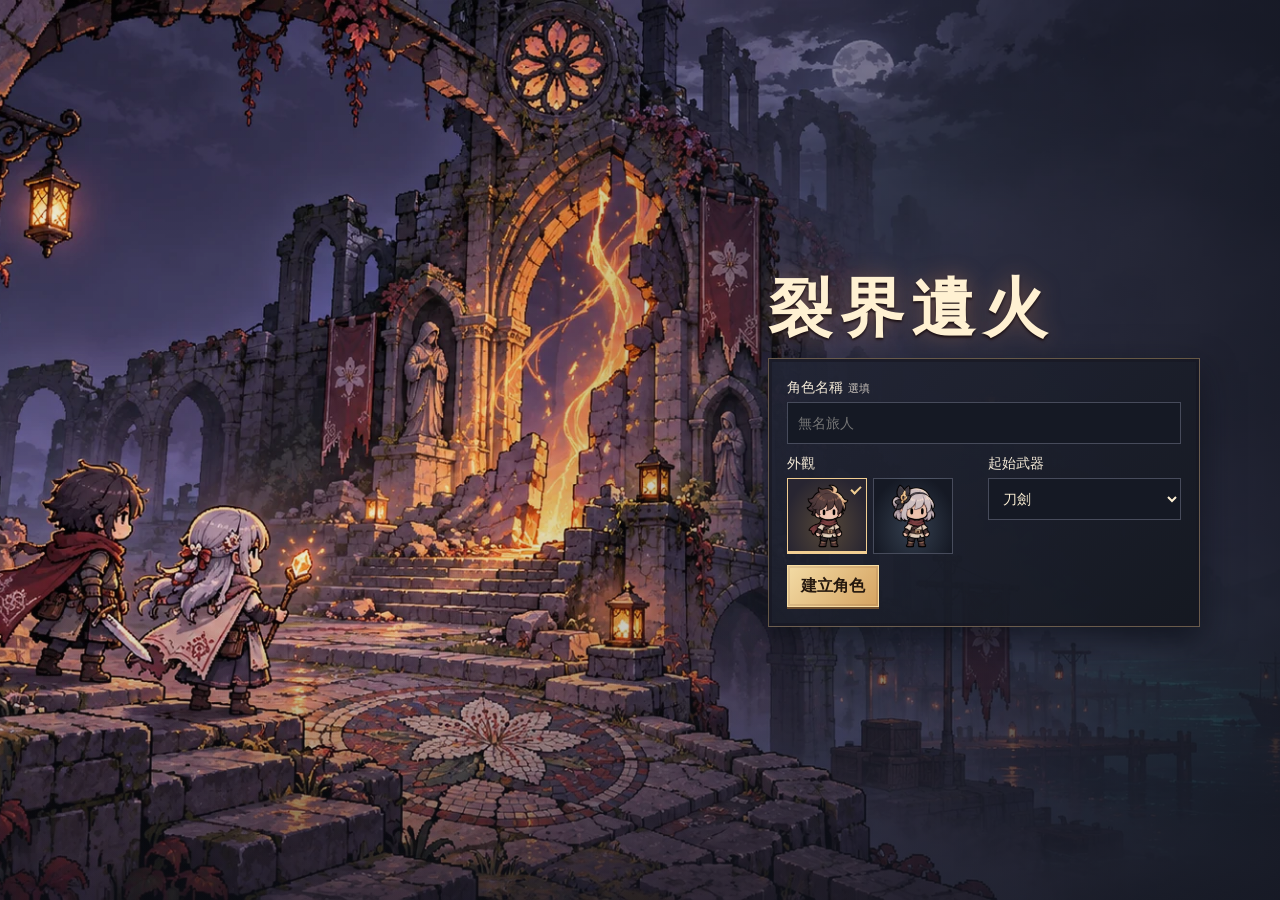
<file: index.html>
<!doctype html>
<html lang="zh-Hant">
<head>
  <meta charset="utf-8">
  <meta name="viewport" content="width=device-width,initial-scale=1,viewport-fit=cover">
  <meta name="emberfall-version" content="0.64.36">
  <meta name="emberfall-release" content="147">
  <meta name="theme-color" content="#141822">
  <meta name="description" content="裂界遺火角色選擇與遊戲入口。">
  <title>裂界遺火</title>
  <link rel="icon" href="./icons/emberfall-192.png" type="image/png">
  <link rel="manifest" href="./manifest.webmanifest">
  <link rel="apple-touch-icon" href="./icons/emberfall-180.png">
  <link rel="stylesheet" href="./home.css?v=109">
  <link rel="stylesheet" href="./appearance-picker.css?v=109">
</head>
<body>
  <img class="title-art" src="./art/title-screen.webp" width="1672" height="941" alt="" fetchpriority="high">
  <main class="title-screen">
    <div class="title-shell">
      <h1>裂界遺火</h1>
      <section class="title-roster" aria-label="遊戲角色">
        <div class="realm-switch" role="group" aria-label="遊玩模式" hidden>
          <button type="button" data-realm="verified" aria-pressed="false">公測</button>
          <button type="button" data-realm="local" aria-pressed="false">本機</button>
        </div>
        <button class="title-primary" type="button" data-home-signin hidden>使用 Google 登入</button>
        <div class="roster-choice" hidden>
          <label class="title-field">選擇角色<select data-home-character></select></label>
          <button class="title-secondary" type="button" data-home-new>新角色</button>
        </div>
        <form class="roster-create" autocomplete="off" hidden>
          <fieldset>
            <label class="title-field character-name">角色名稱 <small>選填</small>
              <input name="name" maxlength="24" placeholder="無名旅人">
            </label>
            <div data-home-appearance></div>
            <label class="title-field">起始武器<select name="weaponType"></select></label>
            <div class="create-actions">
              <button type="submit" class="title-primary">建立角色</button>
              <button type="button" class="title-secondary" data-home-cancel hidden>取消</button>
            </div>
          </fieldset>
        </form>
        <a class="title-primary title-enter" data-home-enter href="./play.html" hidden>進入遊戲 <span aria-hidden="true">→</span></a>
        <p class="title-status" role="status">載入角色…</p>
        <div class="roster-recovery">
          <button class="title-secondary" type="button" data-home-retry hidden>重新讀取</button>
          <a href="./play.html" data-home-recovery hidden>存檔復原</a>
        </div>
      </section>
    </div>
  </main>
  <script type="module" src="./home-launch.js?v=140"></script>
  <script type="module" src="./pwa.js?v=108"></script>
</body>
</html>
</file>
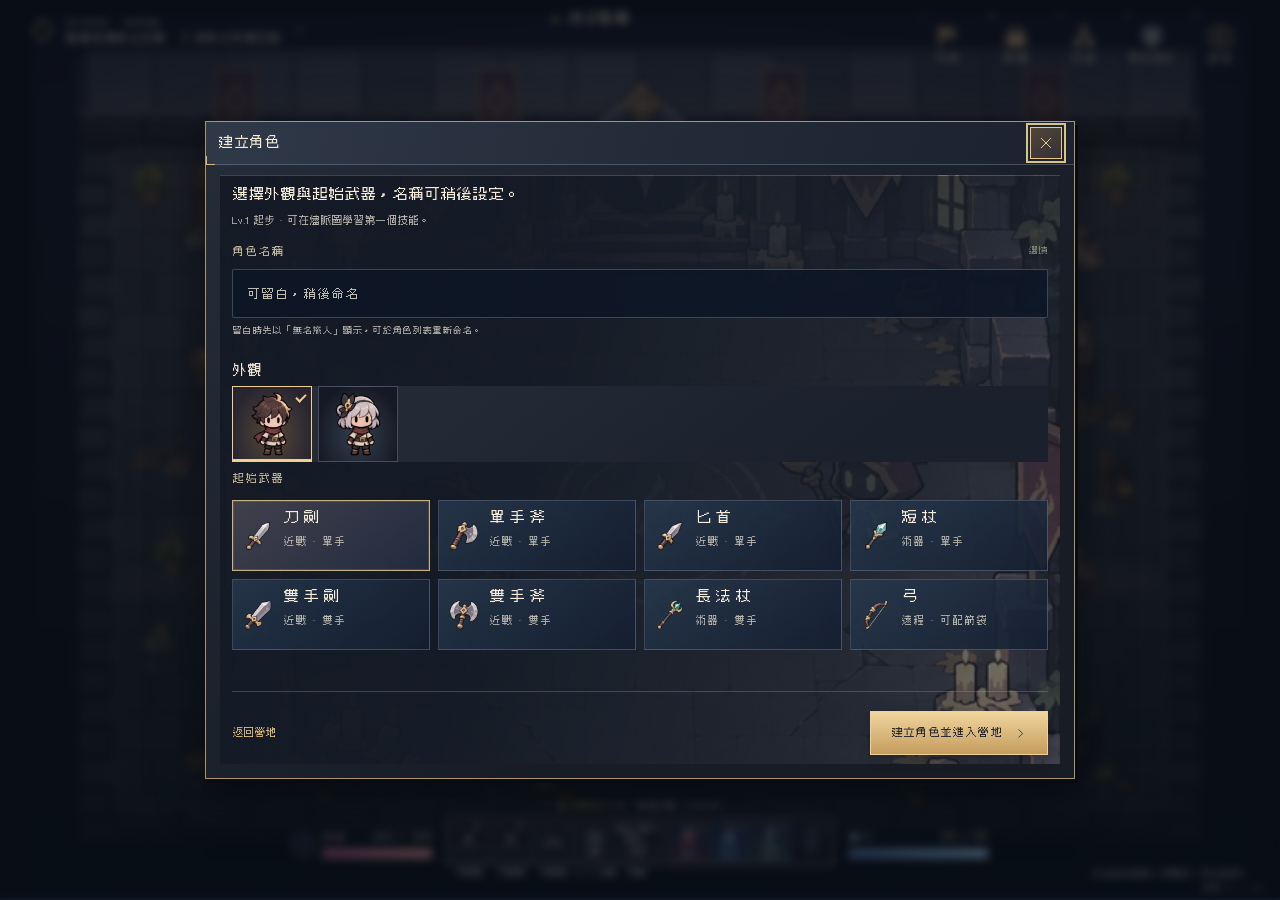
<file: play.html>
<!doctype html>
<html lang="zh-Hant">
<head><meta name="emberfall-version" content="0.64.36"><meta name="emberfall-release" content="147"><meta charset="utf-8"><meta name="viewport" content="width=device-width,initial-scale=1,viewport-fit=cover"><meta name="theme-color" content="#141a24"><meta name="description" content="裂界遺火：以燼脈圖與裝備養成的 2D 刷裝動作 RPG。探索三章分岔路線、裂隙與終局守衛。"><title>裂界遺火</title><link rel="icon" href="data:image/svg+xml,%3Csvg xmlns='http://www.w3.org/2000/svg' viewBox='0 0 32 32'%3E%3Cpath d='M16 2 28 19 16 30 4 19Z' fill='%23b69a69'/%3E%3Cpath d='m16 10 5 10-5 5-5-5Z' fill='%23121614'/%3E%3C/svg%3E"><!-- PWA:START --><link rel="manifest" href="manifest.webmanifest"><link rel="apple-touch-icon" href="icons/emberfall-180.png"><!-- PWA:END --><link rel="stylesheet" href="style.css?v=147"><link rel="stylesheet" href="mobile.css?v=147"><link rel="stylesheet" href="ring-tree.css?v=141"><link rel="stylesheet" href="anime-theme.css?v=140"><link rel="stylesheet" href="anime-assets.css?v=108"><link rel="stylesheet" href="compact-skills.css?v=130"><link rel="stylesheet" href="cloud-ui.css?v=108"><link rel="stylesheet" href="verified-ui.css?v=109"><link rel="stylesheet" href="appearance-picker.css?v=109"></head>
<body class="storage-loading"><div id="low-health-warning" aria-hidden="true"></div><div id="storage-loader" role="status">載入角色存檔…</div>
<dialog class="orientation-guard" id="orientation-guard" role="alertdialog" aria-modal="true" aria-labelledby="orientation-title" aria-describedby="orientation-copy" tabindex="-1" hidden><svg viewBox="0 0 64 64" aria-hidden="true"><rect x="20" y="10" width="24" height="44" rx="4" transform="rotate(90 32 32)"/><path d="M11 24A23 23 0 0 1 48 13m-1-7 2 8-8-1M53 40A23 23 0 0 1 16 51m1 7-2-8 8 1"/><path d="M47 29v6"/></svg><strong id="orientation-title">請將手機轉為橫向</strong><p id="orientation-copy">已暫停遊戲，橫向後繼續。</p></dialog>
<svg class="svg-defs" aria-hidden="true"><defs><symbol id="i-dagger" viewBox="0 0 24 24"><path d="m16 3 5-1-1 5-8 8-4-4 8-8ZM6 10l8 8M9 14l-6 6m0-4 4 4"/></symbol><symbol id="i-sword" viewBox="0 0 24 24"><path d="m14 4 6-2-2 6-9 9-3-3ZM4 13l7 7M3 21l5-5M2 20l2 2"/></symbol><symbol id="i-earthbreak" viewBox="0 0 24 24"><path d="m2 15 5-4 4 2-3 3 1 3-5-1ZM12 14l4-2 6 3-2 4-5 1-3-3Z" fill="#516279" stroke="#99aabc" stroke-width=".8"/><path d="m2 15 3 1m4-1 2 1-1 2 3 3m-2-5 3 1 3-2 4 1" fill="none" stroke="#efb267" stroke-width="1.2" stroke-linejoin="round" stroke-linecap="round"/><path d="m17 3 4-1-1 4-6 7-2-2Z" fill="#dce8ef" stroke="#7590a4" stroke-width=".65"/><path d="m12 10 3 3m-1-1-3 2" fill="none" stroke="#efd192" stroke-width="1.15" stroke-linecap="round"/></symbol><symbol id="i-bow" viewBox="0 0 24 24"><path d="M5 3c16 1 15 15 16 16L5 3 3 21 21 19M3 21 19 5m-5 0h5v5"/></symbol><symbol id="i-staff" viewBox="0 0 24 24"><path d="m4 21 10-12M12 3l7-1 3 6-7 4-5-4Z"/></symbol><symbol id="i-rune" viewBox="0 0 24 24"><path d="m12 2 8 10-8 10-8-10ZM12 6v12M8 12h8"/></symbol><symbol id="i-map" viewBox="0 0 24 24"><path d="m2 5 7-3 6 3 7-3v17l-7 3-6-3-7 3ZM9 2v17M15 5v17"/></symbol><symbol id="i-bag" viewBox="0 0 24 24"><path d="M7 6V4a5 5 0 0 1 10 0v2M4 7h16l1 14H3ZM8 11v2m8-2v2"/></symbol><symbol id="i-tree" viewBox="0 0 24 24"><path d="M12 7v4M5 11h14M5 11v5M19 11v5M12 11v8"/><circle cx="12" cy="4" r="3"/><circle cx="5" cy="19" r="3"/><circle cx="19" cy="19" r="3"/></symbol><symbol id="i-book" viewBox="0 0 24 24"><path d="M12 5C8 2 3 3 2 4v16c4-2 7-1 10 1 3-2 6-3 10-1V4c-4-2-7-1-10 1v16M5 8h4m6 0h4M5 12h4m6 0h4"/></symbol><symbol id="i-chevron" viewBox="0 0 24 24"><path d="m9 5 7 7-7 7"/></symbol><symbol id="i-flame" viewBox="0 0 24 24"><path d="M13 2c1 6 9 7 7 14a8 8 0 0 1-16-1c0-3 2-5 4-7-1 6 2 6 3 4 2-3-1-5 2-10ZM12 14c-5 4-2 8 1 6 2-1 1-4-1-6Z"/></symbol><symbol id="i-shield" viewBox="0 0 24 24"><path d="m12 2 9 4-1 10-8 6-8-6L3 6ZM12 6v12M8 12h8"/></symbol><symbol id="i-heart" viewBox="0 0 24 24"><path d="M12 21 3 12C-2 5 7-1 12 6c5-7 14-1 9 6Z"/></symbol><symbol id="i-eye" viewBox="0 0 24 24"><path d="M2 12s8-15 20 0c-12 15-20 0-20 0Z"/><circle cx="12" cy="12" r="3"/></symbol><symbol id="i-helm" viewBox="0 0 24 24"><path d="M4 19V9a8 8 0 0 1 16 0v10l-5 3v-9H9v9ZM4 10h16M12 2v8"/></symbol><symbol id="i-armor" viewBox="0 0 24 24"><path d="M7 2 2 7l3 5 2-2-1 12h12l-1-12 2 2 3-5-5-5-5 3Z"/></symbol><symbol id="i-hand" viewBox="0 0 24 24"><path d="m7 22-4-8 2-2 3 3V4a2 2 0 0 1 3 0v8-9a2 2 0 0 1 3 0v9-7a2 2 0 0 1 3 0v8-5a2 2 0 0 1 3 0v9l-4 5Z"/></symbol><symbol id="i-boot" viewBox="0 0 24 24"><path d="M7 2h11l-1 12 5 5v3H3v-5l5-4Z"/></symbol><symbol id="i-whirl" viewBox="0 0 24 24"><path d="M20 7C12-3-1 7 5 16c4 6 15 4 15-3 0-6-9-8-11-3s5 8 6 3M20 2v5h-5"/></symbol><symbol id="i-wind" viewBox="0 0 24 24"><path d="M2 8h14c8 0 4-10 0-5M2 12h16c7 0 4 11-1 7M2 16h8"/></symbol><symbol id="i-lightning" viewBox="0 0 24 24"><path d="m13 2-9 12 7-1-1 9 10-13-7 1Z"/></symbol><symbol id="i-target" viewBox="0 0 24 24"><circle cx="12" cy="12" r="8"/><circle cx="12" cy="12" r="3"/><path d="M12 0v5m0 14v5M0 12h5m14 0h5"/></symbol><symbol id="i-meteor" viewBox="0 0 24 24"><path d="m9 4 10-2-2 10M6 8l7-5M15 16l6-7"/><circle cx="8" cy="16" r="6"/></symbol><symbol id="i-snow" viewBox="0 0 24 24"><path d="M12 1v22M2 6l20 12M2 18 22 6M8 3l4 4 4-4M8 21l4-4 4 4M2 10l5-1-1-5M22 14l-5 1 1 5M2 14l5 1-1 5M22 10l-5-1 1-5"/></symbol><symbol id="i-potion" viewBox="0 0 24 24"><path d="M8 2h8v4l-1 2 5 7v5l-3 2H7l-3-2v-5l5-7-1-2ZM5 15h14M10 18h4m-2-2v4"/></symbol><symbol id="i-pause" viewBox="0 0 24 24"><path d="M8 4v16M16 4v16"/></symbol><symbol id="i-play" viewBox="0 0 24 24"><path d="m7 3 14 9-14 9Z"/></symbol><symbol id="i-close" viewBox="0 0 24 24"><path d="m5 5 14 14M5 19 19 5"/></symbol><symbol id="i-coin" viewBox="0 0 24 24"><circle cx="12" cy="12" r="9"/><path d="m12 6 4 6-4 6-4-6Z"/></symbol><symbol id="i-check" viewBox="0 0 24 24"><path d="m4 12 5 5L20 6"/></symbol><symbol id="i-lock" viewBox="0 0 24 24"><path d="M7 10V6a5 5 0 0 1 10 0v4M4 10h16v12H4ZM12 14v4"/></symbol><symbol id="i-chest" viewBox="0 0 24 24"><path d="M3 9V5h18v4M2 9h20v12H2ZM3 13h18M10 10h4v6h-4ZM7 4v5m10-5v5"/></symbol><symbol id="i-flag" viewBox="0 0 24 24"><path d="M5 22V2m0 1c5-4 8 4 15 0v11c-7 4-10-4-15 0"/></symbol><symbol id="i-ring" viewBox="0 0 24 24"><circle cx="12" cy="15" r="7"/><path d="m7 5 5-4 5 4-5 6ZM7 5h10"/></symbol><symbol id="i-salvage" viewBox="0 0 24 24"><path d="m14 2 8 8-4 4-8-8 4-4ZM12 8 2 18l4 4L16 12M17 19l2 3m2-6 2 1M3 4l2 2"/></symbol><symbol id="i-unlock" viewBox="0 0 24 24"><path d="M8 10V6a4 4 0 0 1 8 0M5 10h14v12H5ZM12 14v4"/></symbol></defs></svg>
<div class="game-shell">
 <header class="game-topbar"><div class="chapter-label"><span id="arena-chapter">營地</span><b id="arena-chapter-name">遠征整備</b><i id="arena-location-divider" aria-hidden="true" hidden>／</i><span id="arena-location"></span></div></header>
 <main class="game-main"><section class="arena" id="arena"><canvas id="world" aria-label="裂界遺火遊戲畫面"></canvas><div class="arena-grain"></div>
  <aside class="player-status-hud" aria-label="玩家狀態">
   <section id="route-hud" class="route-hud" aria-label="遠征狀態" hidden>
    <div class="run-progress"><strong id="run-difficulty">初征</strong><span id="run-progress"></span><span class="run-clock"><time id="run-time" aria-label="遠征時間">00:00</time></span></div>
    <div class="run-room"><strong id="run-room-name"></strong><span><span id="run-wave"></span><span id="run-summons"></span></span></div>
    <div class="run-objective" id="run-objective" hidden></div>
    <div class="route-hud-row"><button class="mini-map" id="mini-map" data-panel="quests" aria-label="開啟任務路線"></button><span class="route-remaining" title="目前這一波，包含尚未入場的敵人">敵人剩餘 <b id="enemy-count">0</b></span></div>
   </section>
   <div class="quest-tracker"><button data-panel="quests"><span class="quest-diamond">◇</span><div><small>遠征進度 <span id="arena-state">營地準備</span></small><b id="objective-text">建立角色，準備遠征</b></div><span>↗</span></button></div><aside id="training-overlay" class="training-overlay hidden" aria-label="DPS 訓練場即時統計"><div class="training-live-heading"><b>DPS 訓練場</b><span id="training-state">等待首次命中</span><time id="training-timer">00:00</time></div><div class="training-live-grid"><div><small>平均 DPS</small><b id="training-average">0</b></div><div><small>近 5 秒 DPS</small><b id="training-recent">0</b></div><div><small>峰值 1 秒 DPS</small><b id="training-peak">0</b></div><div><small>累計實傷</small><b id="training-total">0</b></div><div><small>最大單次</small><b id="training-max">0</b></div></div><p id="training-live-mana"></p><div class="training-live-actions"><button id="training-reset" data-training-action="reset">重置</button><button data-panel="trainingResults">傷害分析</button><button id="training-finish" data-training-action="finish">結束採樣</button><button data-training-action="camp">回營地</button></div></aside><div class="buff-rack" id="buff-rack" aria-label="目前增減益"></div></aside>
  <details id="expedition-risk-hud" hidden><summary></summary><div class="risk-summary"></div></details>

  <div class="boss-bar hidden" id="boss-bar"><small>灰燼君王 · 莫爾迦 <span id="boss-phase">沉眠的暴君</span></small><div><i id="boss-fill"></i></div></div>
  <div class="camp-overlay" id="camp-overlay"><h2>建立角色</h2><button id="start" class="gold-btn">開啟行者名冊</button></div>
  <button type="button" id="camp-interact" class="camp-interact hidden"><kbd>E</kbd><span></span></button>
  <div class="result-overlay hidden" id="result-overlay"></div><div class="pause-overlay hidden" id="pause-overlay"><h2>暫停</h2><button id="resume" class="gold-btn">繼續遊戲</button><button id="abandon" class="subtle-btn">返回營地</button><small>本次關卡進度不會保留</small></div>
  <div class="travel-overlay hidden" id="travel-overlay">
   <div class="travel-veil" aria-hidden="true">
    <svg class="travel-lines" viewBox="0 0 900 380" fill="none" stroke="currentColor" stroke-width="2" aria-hidden="true">
     <g data-scene="ember">
      <path d="M2 74h151l35 35h84l24 24h54M898 306H747l-35-35h-84l-24-24h-54M0 296h103l27-27h74l24-24h43M900 84H797l-27 27h-74l-24 24h-43"/>
      <path class="travel-ink" d="M138 155h9v12h12v9h-12v12h-9v-12h-12v-9h12zm582 38h8v10h10v8h-10v10h-8v-10h-10v-8h10zM211 203h9v9h-9zm452-49h10v10h-10zM69 228h6v6h-6zm748-88h6v6h-6z"/>
     </g>
     <g data-scene="tide">
      <path d="M0 122h123l19 12h137l23-14h71M900 260H777l-19-12H621l-23 14h-71M8 236h169l24 14h110M892 145H723l-24-14H589"/>
      <path d="M56 170h64l14 9h82m-96 28h96l15 9h77m536-5h-64l-14-9h-82m96-28h-96l-15-9h-77"/>
      <path class="travel-ink" d="M247 161h16v4h-16zm-157 54h22v3H90zm531 16h16v4h-16zm155-64h22v3h-22z"/>
     </g>
     <g data-scene="star">
      <path d="M50 269l83-66 86 23 56-68 72-23m503-25-83 66-86-23-56 68-72 23M21 78l90 31 61-37 74 37m633 193-90-31-61 37-74-37"/>
      <path class="travel-ink" d="m130 192 10 11-10 11-10-11zm85 24 9 10-9 10-9-10zm58-67 9 9-9 9-9-9zm494 16 10 11-10 11-10-11zm-86-22 9 10-9 10-9-10zm-56 68 9 10-9 10-9-10zM174 67h10v10h-10zm552 236h10v10h-10z"/>
     </g>
     <g data-scene="rift">
      <path d="M2 99h89v15h54v22h63v15h57v20h82m551 110h-89v-15h-54v-22h-63v-15h-57v-20h-82M46 277h68v-15h70v-20h78v-14h82M854 103h-68v15h-70v20h-78v14h-82"/>
      <path class="travel-ink" d="M125 191h24v6h-24zm44-19h15v12h-15zm54 34h24v4h-24zm552-17h-24v-6h24zm-44 19h-15v-12h15zm-54-34h-24v-4h24z"/>
     </g>
    </svg>
   </div>
  </div>
  <div class="touch-joystick" id="joystick" aria-label="移動搖桿"><span id="stick"></span></div><div class="touch-attack"><button id="touch-attack" aria-label="關閉自動戰鬥" aria-pressed="true"><svg><use href="#i-sword"/></svg><small>自動 ON</small></button></div>
  <div class="combat-dock">
   <div class="resource-panel health-resource"><span class="hud-level" id="hud-level" aria-label="角色等級 1">1</span><div class="resource-heading"><span>生命 <small>HP</small></span><b id="hp-text"></b></div><div class="resource-track hp-track"><i id="hp-fill"></i><span></span></div><small>生命歸零時遠征結束</small></div>
   <div class="combat-actions"><div class="auto-combat-status" id="auto-combat-status" aria-live="polite"><b>自動 ON</b><span>普通攻擊</span><small>免費</small></div><div class="skill-bar"><button data-action="skill0" class="skill-button empty-skill" aria-keyshortcuts="1"><kbd>1 · 左鍵</kbd><svg id="skill0-icon"><use href="#i-tree"/></svg><span class="cooldown" aria-hidden="true"></span><small id="skill0-name">未配置</small><em id="skill0-cost">學習技能</em></button><button data-action="skill1" class="skill-button empty-skill" aria-keyshortcuts="2"><kbd>2 · 右鍵</kbd><svg id="skill1-icon"><use href="#i-tree"/></svg><span class="cooldown" aria-hidden="true"></span><small id="skill1-name">未配置</small><em id="skill1-cost">學習技能</em></button><button data-action="skill2" class="skill-button empty-skill" aria-keyshortcuts="3 Q"><kbd>3 · Q</kbd><svg id="skill2-icon"><use href="#i-tree"/></svg><span class="cooldown" aria-hidden="true"></span><small id="skill2-name">未配置</small><em id="skill2-cost">學習技能</em></button><button data-action="summon" class="skill-button utility" aria-keyshortcuts="C" aria-label="C 重召整支軍隊"><kbd>C</kbd><svg><use href="#i-shield"/></svg><span class="cooldown" aria-hidden="true"></span><small>召喚編隊</small><em>0 MP · 重召</em></button><button data-action="dash" class="skill-button utility" aria-keyshortcuts="Space"><kbd>空白</kbd><svg><use href="#i-wind"/></svg><span class="cooldown" aria-hidden="true"></span><small>閃避</small><em>免費</em></button></div><div class="flask-belt" id="flask-belt"></div></div>
   <div class="resource-panel mana-resource"><div class="resource-heading"><span>魔力 <small>MP</small></span><b id="mp-text"></b></div><div class="resource-track mp-track"><i id="mp-fill"></i><span></span></div><small id="mana-regen-label">技能消耗魔力 · 普攻免費</small></div>
  </div>
  <div class="experience-strip"><div><i id="xp-fill"></i></div><span id="xp-label">經驗</span></div>
  <div class="game-feed"><span id="feed-text">火光尚未熄滅。準備好，就出發吧。</span><small id="feed-time">現在</small></div>
 </section></main>
 <nav class="bottom-nav" aria-label="遊戲選單"><button data-panel="achievements" aria-keyshortcuts="L" title="成就（L）"><kbd class="nav-shortcut" aria-hidden="true">L</kbd><svg aria-hidden="true"><use href="#i-flag"/></svg><span class="nav-label">成就</span><span id="achievement-badge"></span></button><button data-panel="inventory" aria-keyshortcuts="B" title="背包（B）"><kbd class="nav-shortcut" aria-hidden="true">B</kbd><svg aria-hidden="true"><use href="#i-bag"/></svg><span class="nav-label">裝備</span><span id="bag-badge"></span></button><button data-panel="talents" aria-keyshortcuts="K" title="技能（K）"><kbd class="nav-shortcut" aria-hidden="true">K</kbd><svg aria-hidden="true"><use href="#i-tree"/></svg><span class="nav-label">技能</span><span class="point-dot"></span></button><button data-panel="stats" aria-keyshortcuts="P" title="角色統計（P）"><kbd class="nav-shortcut" aria-hidden="true">P</kbd><svg aria-hidden="true"><use href="#i-shield"/></svg><span class="nav-label">角色統計</span></button><button id="settings" aria-keyshortcuts="O" title="設定（O）" aria-label="遊戲設定" aria-haspopup="dialog"><svg viewBox="0 0 24 24" aria-hidden="true"><path d="m10 2-1 3-3 1-3-1-2 4 2 3-1 3 2 4 3-1 3 1 1 3h4l1-3 3-1 3 1 2-4-2-3 1-3-2-4-3 1-3-1-1-3Z"/><circle cx="12" cy="12" r="3"/></svg><span class="nav-label">設定</span><kbd class="nav-shortcut" aria-hidden="true">O</kbd></button></nav>
 <div class="game-save-state" id="save-status">進度已儲存</div>
</div>
<dialog id="panel-dialog" aria-labelledby="dialog-title"><div class="dialog-header"><div class="dialog-heading-accessible"><div class="eyebrow" id="dialog-eyebrow"></div><h2 id="dialog-title"></h2></div><nav id="panel-tabs" aria-label="面板切換"></nav><button id="dialog-close" class="close-btn modal-close" aria-label="關閉面板" title="關閉面板"><svg><use href="#i-close"/></svg></button></div><section id="settings-tools" class="settings-tools game-top-tools" aria-label="一般設定" hidden><button id="pause" aria-label="暫停遊戲"><svg><use href="#i-pause"/></svg><small>暫停</small></button><button id="fullscreen" aria-label="全螢幕遊戲"><span aria-hidden="true">⛶</span><small>全螢幕</small></button></section><div id="dialog-body"></div></dialog><dialog id="skill-catalog-dialog" aria-labelledby="skill-catalog-title"></dialog><div id="game-notices"><div id="loot-notices" role="log" aria-label="拾取物品"></div><div id="level-notice" role="status"></div><div id="action-notices" role="log" aria-label="遊戲提示"></div></div><div id="toasts" aria-live="polite"></div><input id="import-file" type="file" accept="application/json,application/gzip,.json,.gz" hidden><script type="module" src="app.js?v=147"></script>

<!-- PWA:START --><script type="module" src="pwa.js?v=108"></script><script type="module" src="updates.js?v=147"></script><!-- PWA:END -->
</body></html>
</file>
<file: home.css>
:root {
  color-scheme: dark;
  font-family: system-ui, "Microsoft JhengHei", "PingFang TC", sans-serif;
  line-height: 1.5;
  background: #141822;
  color: #f5ebd8;
  --gold: #f1ce92;
  --muted: #c9c2bb;
  --border: #cda97570;
}
* { box-sizing: border-box; }
body {
  margin: 0;
  min-height: 100vh;
  isolation: isolate;
  background: radial-gradient(ellipse at 30% 40%, #473335, #141822 65%);
}
[hidden] { display: none !important; }
.title-art, body::before {
  position: fixed;
  inset: 0;
  width: 100%;
  height: 100%;
  pointer-events: none;
}
.title-art { z-index: -2; object-fit: cover; object-position: center; }
body::before {
  z-index: -1;
  content: "";
  background: linear-gradient(90deg, #11142114 38%, #12152060 64%, #11141ec9),
              linear-gradient(0deg, #10131d94, transparent 32%);
}
.title-screen {
  min-height: 100svh;
  display: flex;
  align-items: center;
  justify-content: flex-end;
  padding: max(1rem, env(safe-area-inset-top)) max(1rem, env(safe-area-inset-right))
           max(1rem, env(safe-area-inset-bottom)) max(1rem, env(safe-area-inset-left));
}
.title-shell { width: min(100%, 27rem); margin-inline-end: clamp(0rem, 5vw, 6rem); }
.title-shell h1 {
  margin: 0 0 .75rem;
  color: #fff1d2;
  font-family: "Noto Serif TC", "Songti TC", "PMingLiU", serif;
  font-size: clamp(2.5rem, 5vw, 4.4rem);
  font-weight: 800;
  line-height: 1.13;
  letter-spacing: .12em;
  text-shadow: 0 .13rem .15rem #1c1013, 0 0 1.4rem #d6834c60;
}
.title-roster {
  display: grid;
  gap: .75rem;
  padding: clamp(.8rem, 2vw, 1.15rem);
  border: 1px solid var(--border);
  background: linear-gradient(140deg, #222535ed, #141820f0);
  box-shadow: inset 0 0 0 3px #171823a6, 0 .9rem 2rem #090c14a0;
}
.title-roster button, .title-roster a, .title-roster input, .title-roster select { font: inherit; }
.title-roster button, .title-roster a { cursor: pointer; }
.title-roster button:disabled { opacity: .55; cursor: default; }
.title-roster :is(button, a, input, select):focus-visible { outline: 2px solid #a7e4d0; outline-offset: 3px; }
.realm-switch { display: grid; grid-template-columns: 1fr 1fr; gap: .35rem; padding: .2rem; background: #10131dd9; }
.realm-switch button { min-height: 38px; padding: .3rem .55rem; border: 1px solid transparent; background: transparent; color: var(--muted); }
.realm-switch button[aria-pressed="true"] { border-color: var(--border); background: #39313a; color: #ffebc4; }
.roster-choice { display: grid; grid-template-columns: minmax(0, 1fr) auto; align-items: end; gap: .55rem; }
.title-field { display: grid; gap: .25rem; min-width: 0; font-size: .875rem; }
.title-field small { display: inline; color: var(--muted); font-size: .8em; }
.title-field input, .title-field select {
  width: 100%;
  min-width: 0;
  min-height: 42px;
  padding: .35rem .6rem;
  border: 1px solid #9297ae65;
  background: #151924;
  color: #fff2d6;
  border-radius: 0;
}
.roster-create > fieldset {
  display: grid;
  grid-template-columns: repeat(2, minmax(0, 1fr));
  align-items: start;
  gap: .55rem;
  min-width: 0;
  padding: 0;
  margin: 0;
  border: 0;
}
.character-name, .create-actions { grid-column: 1 / -1; }
.character-name { display: block; }
.character-name input { display: block; margin-top: .25rem; }
.create-actions { display: flex; gap: .5rem; margin-top: .15rem; }
.title-primary, .title-secondary {
  display: inline-flex;
  align-items: center;
  justify-content: center;
  gap: .75rem;
  min-height: 42px;
  padding: .4rem .8rem;
  border-radius: 0;
  text-decoration: none;
}
.title-roster .title-primary {
  border: 1px solid #f8dea3;
  background: linear-gradient(130deg, #f3dba5, #d5a361);
  color: #25180e;
  font-weight: 700;
  box-shadow: 0 2px #705031, inset 0 0 0 2px #76513924;
}
.title-roster .title-primary:hover { background: #f6dd9e; }
.title-secondary { border: 1px solid var(--border); background: #292633; color: #f3dec0; }
.title-secondary:hover, .realm-switch button:hover { border-color: var(--gold); }
.title-enter { justify-content: space-between; }
.title-status { margin: 0; color: var(--muted); font-size: .875rem; overflow-wrap: anywhere; }
.title-status[data-error="true"] { color: #ffd1be; }
.title-status:empty, .roster-recovery:has(> [hidden]:first-child + [hidden]) { display: none; }
.roster-recovery { display: flex; gap: .6rem; align-items: center; }
.roster-recovery a { color: var(--gold); text-underline-offset: .2em; }

@media (max-width: 42rem) and (orientation: portrait) {
  .title-art, body::before { position: absolute; height: clamp(15rem, 48svh, 31rem); }
  .title-art { object-position: 34% center; }
  body::before { background: linear-gradient(0deg, #141822, transparent 47%); }
  .title-screen { align-items: flex-start; padding-top: clamp(12rem, 39svh, 25rem); }
  .title-shell { margin-inline: auto; }
  .title-shell h1 { text-align: center; }
}
@media (pointer: coarse) {
  .title-roster :is(button, input, select), .title-primary { min-height: 44px; }
  .title-roster input, .title-roster select { font-size: 16px; }
}
</file>
<file: appearance-picker.css>
.appearance-picker {
  min-inline-size: 0;
  margin: 0;
  padding: 0;
  border: 0;
}
.appearance-picker legend { padding: 0; margin-block-end: 4px; font-size: .875rem; }
.appearance-options {
  display: grid;
  grid-template-columns: repeat(2, minmax(0, 5rem));
  gap: 6px;
}
.appearance-option {
  position: relative;
  display: grid;
  grid-template-rows: minmax(0, 1fr);
  place-items: center;
  min-inline-size: 0;
  height: 76px;
  border: 1px solid #9297ae65;
  background: radial-gradient(ellipse at 50% 65%, #354050, #151924 77%);
  cursor: pointer;
}
.appearance-option img {
  display: block;
  width: 100%;
  height: 100%;
  padding: 5px 8px;
  box-sizing: border-box;
  object-fit: contain;
}
.appearance-option input[type="radio"] {
  position: absolute;
  width: 1px;
  height: 1px;
  min-height: 0;
  margin: 0;
  padding: 0;
  clip-path: inset(50%);
}
.appearance-option:hover { border-color: #cda975; }
.appearance-option:has(input:checked) {
  border-color: #f1ce92;
  background: radial-gradient(ellipse at 50% 65%, #564838, #282531 77%);
  box-shadow: inset 0 -2px #f1ce92;
}
.appearance-option:has(input:checked)::after {
  position: absolute;
  inset: 5px 7px auto auto;
  width: 4px;
  height: 8px;
  border: solid #f1ce92;
  border-width: 0 2px 2px 0;
  transform: rotate(45deg);
  content: "";
}
.appearance-option:has(input:focus-visible) { outline: 2px solid #a7e4d0; outline-offset: 2px; }
.appearance-option:has(input:disabled) { opacity: .55; cursor: default; }
</file>
<file: style.css>
*{-webkit-user-select:none;user-select:none;-webkit-touch-callout:none}input,textarea,[contenteditable]:not([contenteditable="false"]),[contenteditable]:not([contenteditable="false"]) *{-webkit-user-select:text;user-select:text}img:not([draggable="true"]),a:not([draggable="true"]){-webkit-user-drag:none}
:root{color-scheme:dark;--bg:#0b110e;--panel:#172019;--line:#3c4935;--muted:#929d86;--text:#d9dccb;--gold:#c9af7a;--gold-dim:#a28f62;--green:#a2b792;--serif:Georgia,'Noto Serif TC','PMingLiU',serif}*{box-sizing:border-box}html,body{margin:0;width:100%;height:100%;overflow:hidden}body{background:#0b110e;color:var(--text);font:13px/1.6 var(--game-font)}button,a,input,select{font:inherit}button{color:inherit;background:none;border:0;cursor:pointer;touch-action:manipulation;-webkit-tap-highlight-color:transparent}button:disabled{cursor:not-allowed;opacity:.4}button:focus-visible,a:focus-visible,select:focus-visible{outline:2px solid var(--gold);outline-offset:3px}a{color:inherit;text-decoration:none}svg{width:20px;height:20px;fill:none;stroke:currentColor;stroke-width:1.5;stroke-linecap:round;stroke-linejoin:round;flex-shrink:0}.svg-defs{position:absolute;width:0;height:0;overflow:hidden}h1,h2,h3,p{margin:0}.hidden{display:none!important}.eyebrow{font-size:9px;letter-spacing:2px;color:var(--gold-dim)}.gold-btn{min-height:44px;padding:11px 20px;display:inline-flex;align-items:center;justify-content:center;gap:12px;background:linear-gradient(135deg,#b69b63,#ddc38d);border:1px solid #cbb27b;color:#20261b;font-size:12px;font-weight:600;letter-spacing:1px}.gold-btn:hover{filter:brightness(1.12)}.gold-btn svg{height:17px;width:17px}.gold-btn svg:last-child{width:13px}.outline-btn{display:inline-flex;align-items:center;justify-content:center;gap:10px;min-height:38px;padding:8px 13px;border:1px solid #6c7650;color:#d3c49e;font-size:11px}.outline-btn:hover{background:#3c4d2a55}.text-btn{display:inline-flex;gap:6px;align-items:center;padding:0;color:#c0b385;font-size:11px}.text-btn:hover{color:#f1dcad}.text-btn svg{width:12px;height:12px}.subtle-btn{padding:8px;font-size:11px;color:#b4b49a;letter-spacing:.5px}.subtle-btn:hover{color:#eee1bd}.point-dot{width:4px;height:4px;border-radius:50%;background:#d4b675;position:absolute;right:18px;top:2px}.game-shell,.game-main,.arena{position:relative;width:100%;height:100dvh}.game-shell{isolation:isolate}.game-main{position:absolute;inset:0;padding:0;max-width:none;margin:0}.arena{overflow:hidden;touch-action:none;background:#0d1511}.arena canvas{width:100%;height:100%;display:block;touch-action:none}.arena-grain{position:absolute;inset:0;pointer-events:none;background:repeating-linear-gradient(0deg,#00000003 0,#00000003 1px,transparent 1px,transparent 3px);z-index:1}.arena:after{content:'';position:absolute;bottom:0;left:0;right:0;height:260px;pointer-events:none;background:linear-gradient(transparent,#09120cc4 55%,#09120cf5);z-index:2}.game-topbar{position:absolute;left:0;top:0;right:0;height:61px;display:flex;align-items:center;justify-content:space-between;gap:20px;padding:0 28px;z-index:10;border-bottom:1px solid #68744b55;background:linear-gradient(#0b140ff5,#0b140fbb);box-shadow:0 2px 20px #0002}.brand{display:flex;align-items:center;gap:10px;color:#d9bf87;min-width:145px}.brand>svg{width:26px;height:32px;stroke-width:1}.brand>span{font:23px/1.2 var(--serif);letter-spacing:5px}.brand small{display:block;font:6px/2.2 var(--game-font);letter-spacing:3px}.chapter-label{display:flex;gap:12px;align-items:center;font-size:11px;color:#96a186;letter-spacing:1px}.chapter-label b{font:17px var(--serif);color:#d4c6a4;letter-spacing:2px;font-weight:400}.chapter-label>span:first-child{font-size:8px;border:1px solid #6c7350;padding:2px 6px;color:#b5b08c}.chapter-label i{font-style:normal;color:#67765a}.game-top-tools{display:flex;gap:15px;align-items:center;color:#bdc0a7}.game-top-tools>button:not(.difficulty-chip){display:flex;align-items:center;justify-content:center;width:28px;height:32px;color:#b4bd9d}.game-top-tools svg{width:16px;height:16px}.game-top-tools #fullscreen{font-size:23px}.difficulty-chip{font-size:10px;letter-spacing:1px;display:flex;align-items:center;gap:10px;border:1px solid #9c8b5855;background:#4c4e2522;padding:5px 10px;color:#d2bd89}.difficulty-chip svg{height:10px;width:10px;transform:rotate(90deg)}.quest-tracker{position:absolute;left:27px;top:85px;z-index:3;max-width:400px}.quest-tracker>button:first-child{display:flex;align-items:center;gap:10px;padding:0;text-align:left;text-shadow:0 2px 6px #000}.quest-diamond{font-size:25px;color:#d5bd83}.quest-tracker small{display:block;font-size:8px;letter-spacing:1.5px;color:#b4b89c}.quest-tracker small>span{margin-left:10px;color:#8f9c82;letter-spacing:0}.quest-tracker b{display:block;font-size:11px;font-weight:400;letter-spacing:.5px;color:#d2d0b8;max-width:340px}.quest-tracker>button:first-child>span:last-child{color:#a6ad8b;margin-left:3px;font-size:11px}.mini-map{position:absolute;top:86px;right:28px;display:flex;gap:6px;padding:12px;background:#0e1a12b5;border:1px solid #a4a46a44;z-index:3}.mini-map span{height:12px;width:16px;border:1px solid #748466;transform:skewY(-15deg);background:#283d2a}.mini-map span.active{border-color:#e2ca8e;background:#a19261}.mini-map span.done{background:#758d60}@keyframes banner{0%,100%{opacity:0}15%,80%{opacity:1}}.boss-bar{position:absolute;top:175px;left:30%;right:30%;z-index:4}.boss-bar small{display:block;text-align:center;font-size:11px;color:#e0b59c;margin-bottom:6px;letter-spacing:1px}.boss-bar small span{display:block;font-size:8px;color:#ae9176;margin-top:2px}.boss-bar>div{height:10px;border:1px solid #a68158;padding:2px;background:#291e1a}.boss-bar i{display:block;height:100%;background:linear-gradient(90deg,#873e32,#ce7654);transition:width .15s}.camp-overlay{position:absolute;inset:0;z-index:4;display:flex;flex-direction:column;align-items:center;justify-content:center;padding:65px 16px 190px;text-align:center;background:linear-gradient(#09130b11,#0b150d33 35%,#08130d99 80%)}.camp-badge{width:54px;height:54px;display:grid;place-items:center;border:1px solid #d0b37d66;transform:rotate(45deg);background:#25312188;box-shadow:0 0 50px #d2bc6422;margin-bottom:26px}.camp-badge svg{transform:rotate(-45deg);width:32px;height:32px;color:#d0ba85;stroke-width:1}.camp-overlay>.eyebrow{font-size:8px;letter-spacing:3px;color:#b9a771}.camp-overlay h2{font:32px var(--serif);font-weight:400;letter-spacing:4px;color:#efe1bc;margin:16px 0}.camp-overlay p{font-size:12px;line-height:2;letter-spacing:1px;color:#bdc3aa;margin-bottom:28px}.camp-overlay>.gold-btn{min-width:220px}.camp-overlay>.subtle-btn{margin-top:11px}.camp-loadout-hint{font-size:9px;color:#788c6e;margin-top:11px;letter-spacing:.6px}.next-room{position:absolute;top:31%;left:0;right:0;z-index:5;display:flex;align-items:center;flex-direction:column;gap:12px}.next-room>span{font-size:11px;color:#c5cbb0;text-shadow:0 2px 8px #000}.result-overlay,.pause-overlay{position:absolute;inset:0;z-index:9;background:#07110cea;backdrop-filter:blur(4px);display:flex;align-items:center;justify-content:center;flex-direction:column;text-align:center;padding:20px 20px 130px}.result-overlay>svg,.pause-overlay>svg{color:var(--gold);width:52px;height:52px;margin-bottom:17px}.result-overlay h2,.pause-overlay h2{font:29px var(--serif);letter-spacing:4px;color:#e8d9b0;margin:11px 0}.result-overlay p,.pause-overlay p{font-size:12px;color:#a6b099;line-height:2;max-width:430px}.pause-overlay .gold-btn{margin-top:24px;min-width:175px}.result-overlay .subtle-btn,.pause-overlay .subtle-btn{margin-top:10px}.result-stats{display:flex;gap:34px;margin:25px 0}.result-stats b{display:block;font:26px var(--serif);color:#d1bb85}.result-stats small{font-size:10px;color:#a5b294}.result-reward{color:#d6ab91!important;margin-bottom:22px!important}.combat-dock{position:absolute;bottom:91px;left:50%;transform:translateX(-50%);width:min(880px,calc(100% - 70px));display:grid;grid-template-columns:1fr 320px 1fr;align-items:center;gap:26px;z-index:6;pointer-events:none}.resource-panel{min-width:0;padding:13px 13px 8px;border:1px solid #68694a66;background:linear-gradient(#152319dd,#0a150fdd);box-shadow:0 2px 20px #0004}.resource-heading{display:flex;justify-content:space-between;align-items:center;gap:8px;margin-bottom:7px;font-size:13px;letter-spacing:1px}.resource-heading small{font:9px var(--game-font);opacity:.65;margin-left:5px}.resource-heading b{font:13px var(--game-font);letter-spacing:.5px;color:#f0e7d2;white-space:nowrap}.health-resource .resource-heading>span{color:#f39888}.mana-resource .resource-heading>span{color:#89bff0}.resource-track{height:20px;position:relative;background:#080e0a;border:1px solid #aa8b6977;padding:2px;overflow:hidden}.resource-track i{display:block;height:100%;width:100%;transition:width .15s;box-shadow:inset 0 1px 1px #fff3}.resource-track>span{position:absolute;inset:2px;background:linear-gradient(#ffffff18,transparent 45%,#0002);pointer-events:none}.hp-track i{background:linear-gradient(90deg,#8e241e,#df5149 85%,#ed8b71)}.mp-track{border-color:#729bb177}.mp-track i{background:linear-gradient(90deg,#1c4e94,#428ed5 85%,#85b8e9)}.resource-panel>small{display:block;margin-top:5px;font-size:8px;color:#8a9b80;letter-spacing:.3px}.combat-actions{display:flex;flex-direction:column;gap:13px;align-items:center}.skill-bar{display:flex;align-items:center;gap:9px;pointer-events:auto}.skill-button{position:relative;width:54px;height:52px;border:1px solid #a89b6355;background:linear-gradient(135deg,#34482a,#132116);box-shadow:inset 0 0 0 3px #0c160e99;display:grid;place-items:center;color:#d2c693}.skill-button svg{width:27px;height:27px;stroke-width:1.3}.skill-button:hover{border-color:#ddc98b}.skill-button kbd{position:absolute;top:0;right:2px;background:#101b12;color:#c5c6a5;font:8px var(--game-font);padding:1px 3px}.skill-button small{position:absolute;top:55px;white-space:nowrap;font-size:8px;color:#bbc3a2}.skill-button em{position:absolute;bottom:1px;font-style:normal;font-size:7px;letter-spacing:.5px;color:#85b3d1}.skill-button.utility{width:46px;height:46px;color:#b7bda0;background:#182a1bc9}.skill-button.utility small{top:50px}.skill-button.utility kbd{font-size:6px}.skill-button.unavailable{opacity:.55}.flask-belt{display:flex;gap:7px;padding-top:8px;pointer-events:auto}.flask-slot{width:47px;height:60px;position:relative;display:flex;align-items:center;justify-content:center;flex-direction:column;gap:0;border:1px solid color-mix(in srgb,var(--flask-color) 50%,transparent);background:#111f16;isolation:isolate;overflow:hidden;color:var(--flask-color);box-shadow:inset 0 0 0 3px #09150e88}.flask-slot>svg{width:22px;height:24px;stroke-width:1.1;margin-top:0}.flask-slot kbd{position:absolute;top:1px;right:3px;font:8px var(--game-font);color:#d5d5b9}.flask-liquid{position:absolute;bottom:0;left:0;right:0;height:var(--charge);background:linear-gradient(transparent,color-mix(in srgb,var(--flask-color) 20%,transparent));z-index:-1;transition:height .2s}.flask-slot small{font-size:8px;line-height:1.3;letter-spacing:1px}.flask-slot>b{font:8px var(--game-font);color:#c3cdb5;line-height:1.5}.flask-slot em{font-style:normal;font-size:6px;color:#6d8566}.flask-slot.flask-active{border-color:var(--flask-color);box-shadow:0 0 12px color-mix(in srgb,var(--flask-color) 18%,transparent),inset 0 0 10px color-mix(in srgb,var(--flask-color) 10%,transparent)}.flask-slot.flask-empty{opacity:.45}.buff-rack{position:absolute;bottom:271px;left:50%;transform:translateX(-50%);display:flex;gap:7px;z-index:6;pointer-events:none;flex-wrap:wrap;justify-content:center;max-width:600px}.buff-rack>span{display:flex;align-items:center;gap:6px;padding:5px 8px;font-size:9px;border:1px solid color-mix(in srgb,var(--buff-color) 40%,transparent);background:#0d1c12c9;color:var(--buff-color)}.buff-rack svg{width:13px;height:13px}.buff-rack b{font:10px var(--game-font);color:#e0ddc0}.experience-strip{position:absolute;left:0;right:0;bottom:65px;z-index:8}.experience-strip>div{height:4px;background:#313a21;border-top:1px solid #83754477}.experience-strip i{display:block;height:100%;background:linear-gradient(90deg,#7b6a33,#c6ac60);width:0}.experience-strip>span{position:absolute;right:15px;bottom:7px;font-size:8px;color:#9e9a70;letter-spacing:1px;text-shadow:0 1px 4px #000}.game-feed{position:absolute;left:26px;bottom:111px;max-width:235px;z-index:4;pointer-events:none;font-size:9px;color:#7e9274;line-height:1.8}.game-feed small{display:none}.bottom-nav{position:absolute;left:0;right:0;bottom:0;height:65px;display:flex;align-items:stretch;justify-content:center;gap:23px;padding:9px 15px 8px;border-top:1px solid #676c4777;background:linear-gradient(#1d2b1ad9,#0f1d14fa);z-index:10;box-shadow:0 -5px 25px #08120b66}.bottom-nav button{position:relative;min-width:65px;padding:0 8px;display:flex;flex-direction:column;justify-content:center;align-items:center;gap:4px;font-size:10px;letter-spacing:1px;color:#9fae8d}.bottom-nav button svg{height:20px;width:20px;stroke-width:1.3}.bottom-nav button:hover,.bottom-nav button.active{color:#e0c48a}.bottom-nav button.active:after{content:'';position:absolute;bottom:-8px;left:25%;right:25%;height:2px;background:#c9ad70}#bag-badge{position:absolute;top:-2px;right:9px;font-size:8px;color:#d8bd80}.game-save-state{position:absolute;right:20px;bottom:23px;z-index:11;font-size:8px;letter-spacing:1px;color:#6b8361;max-width:180px;pointer-events:none}.game-save-state i{display:none}.touch-joystick,.touch-attack{display:none}.panel-intro{font-size:12px;color:#a1ae92;line-height:1.9;margin-bottom:20px}.game-feed{text-overflow:ellipsis;overflow:hidden}.difficulty-option>small{display:flex;align-items:center;gap:6px;font-size:9px;color:#b5b18e;margin-bottom:13px}.difficulty-option>small svg{height:12px;width:12px}.difficulty-option.locked{border-color:#3f4c33;background:#142015}.difficulty-option.locked>b{color:#8e8e70}.difficulty-option p{font-size:10px;color:#b39a73;line-height:1.8;margin-top:12px}.difficulty-notice{margin-top:20px}.hero-stat-sheet{padding:18px;border:1px solid #596843;background:linear-gradient(120deg,#27351f66,#102215);margin-bottom:24px}.stat-sheet-heading{display:flex;justify-content:space-between;align-items:center;margin-bottom:18px}.stat-sheet-heading small{font-size:9px;color:#9eab83;letter-spacing:1px}.stat-sheet-heading h3{font:23px var(--serif);color:#e0cfaa;letter-spacing:2px;margin-top:5px}.stat-sheet-heading>span{font-size:9px;color:#819772}.stat-sheet-grid{display:grid;grid-template-columns:repeat(3,1fr);gap:12px 20px}.stat-sheet-grid>div{display:flex;align-items:center;gap:8px;min-width:0;font-size:10px;color:#98ab87}.stat-sheet-grid svg{height:14px;width:14px;color:#b6ae7a}.stat-sheet-grid b{margin-left:auto;font:13px var(--game-font);color:#d7d6b5;white-space:nowrap}.stat-sheet-note{font-size:9px;color:#708c65;line-height:1.8;margin-top:18px;border-top:1px solid #465f3355;padding-top:12px}.stash-layout{display:grid;grid-template-columns:1fr 1fr;gap:22px}.stash-section-heading{display:flex;align-items:center;justify-content:space-between;padding:0 0 12px;border-bottom:1px solid #55684466;margin-bottom:14px}.stash-section-heading h3{font:17px var(--serif);display:flex;align-items:center;gap:8px;color:#c6c8a6}.stash-section-heading h3 svg{width:18px;height:18px;color:#baa774}.stash-section-heading>span{font-size:10px;color:#a7b693}

.close-btn{border:1px solid #455039;width:34px;height:34px;display:grid;place-items:center;color:#a1aa91}.close-btn svg{width:16px}.close-btn:hover{color:#e4d3a7;border-color:#a08a58}dialog{width:min(870px,94vw);max-height:88dvh;padding:0;background:linear-gradient(135deg,#20271e,#121c14);color:var(--text);border:1px solid #77714d;box-shadow:0 20px 100px #0009}dialog::backdrop{background:#070e0bc9;backdrop-filter:blur(5px)}.dialog-header{display:flex;align-items:center;justify-content:space-between;padding:22px 26px;border-bottom:1px solid #424b35;position:sticky;top:0;background:#192219;z-index:2}.dialog-header h2{font:23px/1.7 var(--serif);color:#ddd1ae;letter-spacing:3px}.dialog-header .eyebrow{font-size:8px}#dialog-body{padding:24px 26px 30px}.panel-intro{font-size:11px;color:#9ca78d;line-height:1.9;margin-bottom:20px}.class-grid{display:grid;grid-template-columns:repeat(3,1fr);gap:14px}.class-card{border:1px solid #4d5b3d;padding:25px 17px 18px;text-align:left;background:#1b281b;position:relative}.class-card.selected{border-color:var(--gold);background:linear-gradient(135deg,#b49f6020,#18271a)}.class-card>svg{display:block;height:60px;width:60px;margin:10px auto 28px;stroke-width:1;color:var(--class-color)}.class-card h3{font:22px var(--serif);letter-spacing:4px;color:var(--class-color)}.class-card small{font-size:9px;color:#a9a68e;letter-spacing:1px;display:block;margin:7px 0 15px}.class-card p{font-size:10px;color:#8f9f83;line-height:1.9;min-height:57px}.class-builds{border-top:1px solid #445037;margin-top:17px;padding-top:13px;display:flex;gap:8px;flex-wrap:wrap}.class-builds span{font-size:9px;background:#101a11;border:1px solid #48573b;padding:3px 7px;color:#b0b89b}.class-card .gold-btn{width:100%;margin-top:20px;min-height:36px;font-size:10px}.empty-state{padding:30px;text-align:center;border:1px dashed #4a5a3a;color:#8a9d79;font-size:11px;grid-column:1/-1}.guide-grid{display:grid;grid-template-columns:1fr 1fr;gap:22px}.guide-block{border:1px solid #415235;padding:18px;background:#162416}.guide-block h3{font:17px var(--serif);color:#cbbf9c;letter-spacing:2px;margin-bottom:12px}.guide-block p{font-size:11px;line-height:2;color:#9aaa8c}.guide-block kbd{background:#0c190e;border:1px solid #4e6040;padding:1px 5px;font:10px var(--game-font);color:#c3caaa}.guide-block ol{padding-left:19px;margin:0;color:#9aaa8c;font-size:11px;line-height:2.3}.save-actions{display:flex;gap:10px;margin-top:16px}.save-actions button{border:1px solid #69704d;padding:8px 13px;font-size:10px;color:#c6bc96}.difficulty-options{display:grid;grid-template-columns:repeat(3,1fr);gap:12px}.difficulty-option{padding:22px 15px;border:1px solid #4d5b3d;background:#1b281b;text-align:left}.difficulty-option.selected{border-color:#bba36f}.difficulty-option b{display:block;font:19px var(--serif);color:#d2c196;margin-bottom:13px}.difficulty-option span{font-size:10px;display:block;color:#95a784;line-height:2}.difficulty-option .gold-btn{margin-top:20px;min-height:34px;font-size:10px;width:100%}#toasts{position:fixed;right:24px;bottom:28px;display:flex;flex-direction:column;gap:8px;z-index:50;pointer-events:none}.toast{padding:12px 18px;background:#202e1ff5;border:1px solid #6a764b;color:#dbcfaa;font-size:11px;box-shadow:0 5px 25px #0006;animation:toastin .2s ease;max-width:340px}@keyframes toastin{from{opacity:0;transform:translateY(8px)}to{opacity:1;transform:translateY(0)}}

.roster-toolbar{display:flex;align-items:center;justify-content:space-between;gap:20px;margin-bottom:22px}.roster-toolbar p{font-size:11px;color:#9ba98b;line-height:1.9;max-width:430px}.roster-toolbar .gold-btn{white-space:nowrap;font-size:11px;padding:11px 14px;gap:10px}.roster-toolbar .gold-btn span{font-size:9px;font-weight:400;opacity:.7}.hero-list{display:grid;gap:12px}.hero-card{display:flex;align-items:center;gap:20px;padding:20px;border:1px solid #415138;background:linear-gradient(100deg,#23311f80,#142217);position:relative}.hero-card.selected{border-color:#a29261;background:linear-gradient(100deg,#a18d4a1c,#1b291b)}.hero-card-icon{width:70px;height:80px;display:grid;place-items:center;border:1px solid #67734b44;background:#0f1b1255;flex-shrink:0;color:var(--class-color)}.hero-card-icon svg{width:43px;height:50px;stroke-width:1}.hero-card-info{flex:1;min-width:0}.hero-class-label{display:block;font-size:9px;letter-spacing:1px;color:var(--class-color);margin-bottom:5px}.hero-card-info h3{font:21px var(--serif);letter-spacing:2px;color:#ddd2b1;overflow-wrap:anywhere}.hero-card-info p{font-size:10px;color:#96a585;margin:8px 0 3px}.hero-card-info small{font-size:9px;color:#708766}.hero-card-actions{display:flex;flex-direction:column;align-items:center;gap:12px;flex-shrink:0}.hero-card-actions>.gold-btn,.hero-card-actions>.outline-btn{min-width:112px;justify-content:center;min-height:39px;font-size:10px;letter-spacing:1px;padding:8px 14px}.hero-card-actions .text-btn{font-size:9px}.roster-note{font-size:10px;color:#7e9273;border-top:1px solid #3d4c33;margin-top:22px;padding-top:16px;line-height:1.9}.roster-combat-lock{display:flex;justify-content:space-between;gap:12px;align-items:center;border:1px solid #8e724455;background:#75602b16;padding:12px 14px;font-size:11px;color:#c7b289;margin-bottom:17px}.roster-combat-lock .text-btn{white-space:nowrap;color:#dac591}
.create-intro{margin-bottom:23px}.create-intro p{font:17px var(--serif);color:#cfc3a1;letter-spacing:1px;margin-bottom:7px}.create-intro>span{font-size:10px;color:#8da080}.hero-name-field{display:block;margin-bottom:22px}.hero-name-field>span:first-child{display:flex;align-items:center;justify-content:space-between;font-size:11px;color:#c8bd9d;margin-bottom:9px;letter-spacing:1px}.hero-name-field small{font-size:9px;color:#829477;letter-spacing:0}.hero-name-field input{display:block;width:100%;min-height:47px;border:1px solid #677049;background:#0f1b12;color:#e3d5b4;border-radius:0;padding:12px 14px;font:16px/1.4 var(--serif);letter-spacing:1px;outline:none}.hero-name-field input:focus{border-color:#c2aa70;box-shadow:0 0 0 2px #b5a56b13}.hero-name-field input::placeholder{font:12px var(--game-font);color:#586e50;letter-spacing:1px}.name-helper{display:block;font-size:9px;color:#71866a;margin-top:6px}.create-class-heading{display:flex;justify-content:space-between;margin-bottom:12px;font-size:11px;color:#c4bb9b;letter-spacing:1px}.create-class-heading small{font-size:9px;color:#8b987c;letter-spacing:.3px}.create-class-grid .class-card{position:relative;cursor:pointer;transition:border-color .15s,background .15s}.create-class-grid .class-card:hover{border-color:#928a59}.create-class-grid .class-card.selected{border-color:#c4ac76;box-shadow:inset 0 0 0 1px #bda56b33}.create-class-grid .class-card>svg{margin:6px auto 20px;height:48px}.create-class-grid .class-card p{min-height:60px}.class-choice-mark{position:absolute;right:10px;top:10px;width:21px;height:21px;display:grid;place-items:center;border:1px solid #596849;background:#142015;color:#d5c18d;opacity:.3}.class-choice-mark svg{width:12px;height:12px}.selected>.class-choice-mark{opacity:1;border-color:#bca16d;background:#b19a4a22}.form-error{font-size:11px;color:#dba28a;line-height:1.8;min-height:22px;margin-top:14px}.create-form-footer{display:flex;justify-content:space-between;align-items:center;gap:16px;border-top:1px solid #3c4d32;padding-top:19px;margin-top:5px}.create-form-footer .text-btn{font-size:10px}.create-form-footer .gold-btn{font-size:11px}.roster-toolbar button:disabled,.hero-card button:disabled{opacity:.35}


@media(max-width:700px){dialog{width:96vw;max-height:92dvh}.dialog-header{padding:15px 17px}.dialog-header h2{font-size:21px}#dialog-body{padding:18px 16px 23px}.class-grid{grid-template-columns:1fr;gap:10px}.class-card{padding:17px;display:grid;grid-template-columns:50px 1fr;gap:0 12px}.class-card>svg{grid-row:1/5;width:35px;height:44px;margin:8px 0}.class-card h3{font-size:20px}.class-card small{font-size:9px;margin:3px 0 9px}.class-card p{font-size:10px;min-height:0}.class-builds{grid-column:2;padding-top:8px;margin-top:9px}.class-builds span{font-size:8px}.create-intro p{font-size:15px}.create-intro>span{font-size:9px}.create-form-footer .gold-btn{font-size:10px;padding:10px 12px}.create-form-footer .text-btn{font-size:9px}.roster-toolbar{flex-direction:column;align-items:stretch;gap:12px}.roster-toolbar p{font-size:10px}.hero-card{padding:13px 12px;gap:12px;flex-wrap:wrap}.hero-card-icon{width:45px;height:60px}.hero-card-icon svg{width:30px;height:38px}.hero-card-info h3{font-size:18px}.hero-card-info p{font-size:9px}.hero-class-label{font-size:8px}.hero-card-actions{width:100%;flex-direction:row;justify-content:flex-end;gap:16px;border-top:1px solid #435833;padding-top:10px}.hero-card-actions>.gold-btn,.hero-card-actions>.outline-btn{min-height:34px;font-size:9px;order:1;min-width:120px}.guide-grid{grid-template-columns:1fr}.guide-block{padding:16px}.guide-block p,.guide-block ol{font-size:11px}.difficulty-options{grid-template-columns:1fr}.difficulty-option{padding:16px;display:grid;grid-template-columns:1fr 100px;gap:5px 10px}.difficulty-option b{font-size:18px;margin-bottom:5px}.difficulty-option span{grid-column:1;font-size:10px}.difficulty-option .gold-btn{grid-column:2;grid-row:1/4;align-self:center;margin:0}.roster-note{font-size:9px}}

@media(pointer:coarse),(max-width:700px){.touch-joystick{display:block;position:absolute;left:25px;bottom:235px;width:94px;height:94px;border:1px solid #bfca9a44;border-radius:50%;background:#10201677;z-index:6;touch-action:none;box-shadow:inset 0 0 18px #0004}#stick{position:absolute;left:27px;top:27px;width:38px;height:38px;border:1px solid #c9cea477;border-radius:50%;background:radial-gradient(#829a6566,#3e624633);pointer-events:none}.touch-attack{display:block;position:absolute;right:27px;bottom:244px;z-index:6}.touch-attack button{display:flex;align-items:center;justify-content:center;flex-direction:column;gap:3px;width:74px;height:74px;border-radius:50%;border:1px solid #c7ba8377;background:radial-gradient(#506442aa,#1b321eaa);color:#dbcc9f;touch-action:none;box-shadow:0 0 0 4px #10241666}.touch-attack button svg{width:29px;height:29px}.touch-attack button small{font-size:9px}.touch-attack button.pressed{background:#718347bb;border-color:#ecdcaa}.arena:not(.in-combat) .touch-attack,.arena:not(.in-combat) .touch-joystick{opacity:.18;pointer-events:none}.skill-button kbd{display:none}.game-feed{display:none}.game-save-state{display:none}.skill-button{min-width:45px;min-height:45px}}
@media(max-width:1100px){.combat-dock{width:min(760px,calc(100% - 50px));grid-template-columns:1fr 250px 1fr;gap:20px}.chapter-label{gap:8px}.game-save-state{display:none}.game-feed{display:none}.bottom-nav{gap:18px}.resource-heading b{font-size:12px}}
@media(max-width:700px){.game-topbar{height:51px;padding:0 12px;gap:10px}.brand{gap:5px;min-width:65px}.brand>svg{width:20px;height:26px}.brand>span{font-size:19px;letter-spacing:2px}.brand small{font-size:5px;letter-spacing:1.4px}.chapter-label{display:none}.game-top-tools{gap:10px}.difficulty-chip{font-size:9px;padding:4px 8px}.game-top-tools>button:not(.difficulty-chip){width:24px;height:30px}.quest-tracker{left:12px;top:66px;max-width:calc(100% - 28px)}.quest-tracker b{max-width:280px;font-size:10px;letter-spacing:.3px}.quest-tracker small{font-size:7px;letter-spacing:1px}.quest-diamond{font-size:22px}.mini-map{top:139px;right:13px;padding:8px;gap:4px}.mini-map span{height:8px;width:10px}.camp-overlay{padding:80px 12px 215px}.camp-badge{width:42px;height:42px;margin-bottom:23px}.camp-badge svg{width:26px;height:26px}.camp-overlay>.eyebrow{font-size:6px;letter-spacing:1.8px}.camp-overlay h2{font-size:24px;letter-spacing:2px;margin:14px 0}.camp-overlay p{font-size:10px;letter-spacing:.5px;margin-bottom:20px}.camp-overlay>.gold-btn{font-size:11px;min-width:204px}.camp-overlay>.subtle-btn{font-size:10px;margin-top:8px}.camp-loadout-hint{font-size:8px;margin-top:6px;letter-spacing:.2px}.combat-dock{bottom:82px;width:calc(100% - 24px);grid-template-columns:1fr 1fr;gap:11px 14px;align-items:stretch}.health-resource{grid-column:1;grid-row:1}.mana-resource{grid-column:2;grid-row:1}.resource-panel{padding:8px 9px 7px}.resource-heading{font-size:11px;margin-bottom:5px;letter-spacing:.5px;gap:4px}.resource-heading small{font-size:7px;margin-left:2px}.resource-heading b{font-size:10px}.resource-track{height:15px;padding:2px}.resource-panel>small{font-size:7px;letter-spacing:0;margin-top:4px;white-space:nowrap;overflow:hidden;text-overflow:ellipsis}.combat-actions{grid-column:1/-1;grid-row:2;flex-direction:row;justify-content:center;gap:17px;align-items:center}.skill-bar{gap:7px;padding-bottom:12px}.skill-button{height:48px;width:46px;min-width:44px}.skill-button svg{height:24px;width:24px}.skill-button.utility{width:42px;height:44px}.skill-button small{font-size:7px;top:50px}.skill-button.utility small{top:46px}.skill-button em{font-size:6px;bottom:1px}.flask-belt{padding:0;gap:6px;align-self:flex-start}.flask-slot{width:43px;height:59px}.flask-slot>svg{width:20px;height:23px}.flask-slot small{font-size:7px}.flask-slot>b{font-size:7px}.flask-slot em{font-size:6px}.flask-slot kbd{font-size:7px}.buff-rack{bottom:264px;gap:5px;width:90%}.buff-rack>span{font-size:8px;padding:4px 6px;gap:4px}.buff-rack svg{width:12px;height:12px}.buff-rack b{font-size:9px}.touch-joystick{left:18px;bottom:299px;width:86px;height:86px}#stick{left:24px;top:24px;width:36px;height:36px}.touch-attack{right:22px;bottom:306px}.touch-attack button{width:67px;height:67px}.touch-attack button svg{width:26px;height:26px}.touch-attack button small{font-size:8px}.bottom-nav{height:61px;padding:7px 3px max(7px,env(safe-area-inset-bottom));gap:0;justify-content:space-around}.bottom-nav button{min-width:0;flex:1;padding:0 3px;font-size:8px;letter-spacing:0;gap:4px}.bottom-nav button svg{width:18px;height:18px}.bottom-nav button.active:after{bottom:-7px;left:30%;right:30%}.bottom-nav .point-dot{right:17%;top:1px}#bag-badge{font-size:7px;top:-2px;right:15%}.experience-strip{bottom:61px}.experience-strip>span{font-size:7px;right:12px;bottom:6px}.boss-bar{top:168px;left:14%;right:14%}.boss-bar small{font-size:9px}.boss-bar small span{font-size:7px}.boss-bar>div{height:8px;padding:1px}.next-room{top:32%;padding:0 8px}.next-room>span{font-size:9px}.next-room>.gold-btn{font-size:11px}.result-overlay,.pause-overlay{padding-bottom:160px}.result-overlay h2,.pause-overlay h2{font-size:24px;letter-spacing:2px}.result-overlay p,.pause-overlay p{font-size:10px}.result-stats{gap:28px;margin:20px 0}.result-stats b{font-size:24px}.result-stats small{font-size:9px}.result-overlay>.gold-btn,.pause-overlay>.gold-btn{font-size:11px}.result-reward{font-size:9px!important}.panel-intro{font-size:11px}.hero-stat-sheet{padding:14px}.stat-sheet-grid{grid-template-columns:1fr 1fr;gap:12px 18px}.stat-sheet-grid>div{font-size:9px;gap:6px}.stat-sheet-grid svg{height:12px;width:12px}.stat-sheet-grid b{font-size:12px}.stat-sheet-heading h3{font-size:20px}.stat-sheet-note{font-size:8px}.stash-layout{grid-template-columns:1fr;gap:24px}.stash-section-heading h3{font-size:16px}.difficulty-option>small{grid-column:1;grid-row:1;font-size:8px;margin-bottom:4px}.difficulty-option>b{grid-row:2}.difficulty-option>.gold-btn{grid-row:2/5}.difficulty-option p{grid-column:1/-1;font-size:9px}.difficulty-option .gold-btn{min-width:90px}#toasts{bottom:245px!important;left:12px!important;right:12px!important}.toast{font-size:10px!important;padding:10px 13px!important;max-width:none!important}}
@media(max-width:380px){.combat-actions{gap:11px}.skill-bar{gap:5px}.skill-button{width:44px}.skill-button.utility{width:40px}.flask-belt{gap:5px}.flask-slot{width:40px}.resource-heading small{display:none}.resource-heading{font-size:10px}.resource-heading b{font-size:9px}.quest-tracker b{max-width:270px}}
@media(max-height:550px) and (pointer:coarse){.game-topbar{height:37px;padding:0 12px}.brand>svg{width:18px;height:23px}.brand>span{font-size:16px;letter-spacing:2px}.brand small{display:none}.chapter-label{display:flex;font-size:9px;gap:7px}.chapter-label b{font-size:13px;letter-spacing:1px}.chapter-label>span:first-child{display:none}.game-top-tools{gap:8px}.game-top-tools>button:not(.difficulty-chip){height:26px}.difficulty-chip{font-size:8px;padding:3px 7px}.quest-tracker{top:47px;left:13px;max-width:420px}.quest-tracker b{font-size:9px;max-width:370px}.quest-tracker small{font-size:7px}.mini-map{top:49px;right:14px;padding:7px;gap:4px}.mini-map span{height:7px;width:9px}.bottom-nav{height:48px;padding:5px 5px;gap:18px}.bottom-nav button{flex:0 1 75px;font-size:8px;min-width:50px;gap:2px}.bottom-nav button svg{height:16px;width:16px}.bottom-nav .point-dot{top:0}.bottom-nav button.active:after{bottom:-5px}.experience-strip{bottom:48px}.experience-strip>span{display:none}.combat-dock{bottom:61px;width:min(660px,calc(100% - 185px));grid-template-columns:1fr 294px 1fr;gap:12px;align-items:end}.health-resource,.mana-resource{grid-row:auto;grid-column:auto}.combat-actions{grid-column:2;grid-row:1;flex-direction:row;gap:13px}.health-resource{grid-column:1;grid-row:1}.mana-resource{grid-column:3;grid-row:1}.resource-panel{padding:6px 7px}.resource-heading{font-size:9px;display:block;margin-bottom:4px;line-height:1.4}.resource-heading small{display:none}.resource-heading b{display:block;font-size:9px;margin-top:2px}.resource-track{height:12px;padding:1px}.resource-panel>small{display:none}.skill-button{width:42px;height:43px;min-width:38px;min-height:38px}.skill-button.utility{width:38px;height:39px}.skill-button small{font-size:6px;top:45px}.skill-button.utility small{top:41px}.skill-button svg{width:22px;height:22px}.skill-bar{gap:5px;padding-bottom:8px}.flask-slot{width:36px;height:53px}.flask-slot>svg{height:20px;width:18px}.flask-slot small{font-size:6px}.flask-slot>b{font-size:7px}.flask-belt{gap:4px;padding:0}.buff-rack{bottom:138px;width:70%;gap:5px}.buff-rack>span{font-size:7px;padding:3px 5px}.buff-rack svg{height:11px;width:11px}.buff-rack b{font-size:8px}.touch-joystick{bottom:73px;left:18px;width:76px;height:76px}#stick{left:20px;top:20px;width:34px;height:34px}.touch-attack{bottom:78px;right:22px}.touch-attack button{width:62px;height:62px}.touch-attack button small{font-size:7px}.touch-attack button svg{width:25px;height:25px}.camp-overlay{padding:42px 12px 125px}.camp-badge{display:none}.camp-overlay h2{font-size:24px;margin:9px 0}.camp-overlay p{font-size:9px;line-height:1.8;margin-bottom:13px}.camp-overlay>.eyebrow{font-size:6px}.camp-overlay>.gold-btn{min-height:37px;font-size:10px;padding:8px 16px}.camp-overlay>.subtle-btn{font-size:8px;margin:2px 0 0;padding:6px}.camp-loadout-hint{display:none}.boss-bar{top:91px;left:31%;right:31%}.boss-bar small{font-size:8px}.boss-bar small span{font-size:6px}.boss-bar>div{height:7px}.next-room{top:28%}.next-room>span{font-size:9px}.next-room>.gold-btn{font-size:10px;min-height:35px}.result-overlay,.pause-overlay{padding:20px 15px 100px}.result-overlay>svg,.pause-overlay>svg{width:31px;height:31px;margin-bottom:5px}.result-overlay h2,.pause-overlay h2{font-size:23px;margin:8px 0}.result-overlay p,.pause-overlay p{font-size:9px}.result-stats{margin:12px 0;gap:27px}.result-stats b{font-size:21px}.result-stats small{font-size:8px}.result-reward{font-size:8px!important;margin-bottom:10px!important}.result-overlay>.gold-btn{min-height:34px;font-size:10px}.result-overlay>.subtle-btn{font-size:8px;margin-top:3px}.pause-overlay .gold-btn{margin-top:13px;min-height:35px}.pause-overlay .subtle-btn{font-size:9px;margin-top:2px}.game-feed{display:none}dialog{max-height:94dvh!important}.hero-stat-sheet{margin-bottom:20px}.stat-sheet-grid{grid-template-columns:repeat(3,1fr)}#toasts{left:auto!important;right:13px!important;bottom:153px!important;max-width:280px}.toast{font-size:9px!important;padding:8px 11px!important}}
@media(prefers-reduced-motion:reduce){*,*:before,*:after{animation-duration:.01ms!important;transition-duration:.01ms!important}}
/* v0.4: four configurable abilities, five hybrid build paths. */
.skill-button.empty-skill{border-style:dashed;background:#142019bb;color:#6e8379}.skill-button.empty-skill svg{opacity:.55}.skill-button.empty-skill em{color:#83958d}.skill-button.aura-active{border-color:#8dd8c7;box-shadow:inset 0 0 15px #468c6944,0 0 9px #75c8ad44}.combat-dock{grid-template-columns:1fr 330px 1fr;width:min(1000px,calc(100% - 60px));gap:24px}.skill-bar{gap:10px}.skill-button{width:55px}.skill-button small{max-width:64px;overflow:hidden;text-overflow:ellipsis}.class-builds{flex-wrap:wrap;row-gap:7px}
@media(max-width:1100px) and (min-width:701px){.combat-dock{width:calc(100% - 45px);grid-template-columns:1fr 300px 1fr;gap:18px}.skill-button{width:50px}.skill-bar{gap:8px}}
@media(max-width:700px){.combat-dock{width:calc(100% - 24px);bottom:82px;grid-template-columns:1fr 1fr;gap:9px 12px}.combat-actions{display:flex;flex-direction:column;gap:14px;grid-column:1/-1;grid-row:2}.skill-bar{gap:12px;padding-bottom:13px}.skill-button{width:47px;min-width:44px;height:46px;min-height:44px}.skill-button.utility{width:44px;min-height:44px;height:44px}.skill-button small{top:48px;font-size:7px;max-width:55px}.skill-button.utility small{top:46px}.flask-belt{align-self:center;gap:14px}.flask-slot{height:48px;width:46px;min-width:44px;min-height:44px}.flask-slot>svg{width:16px;height:18px;top:3px}.flask-slot small{font-size:7px;margin-top:15px}.flask-slot>b{font-size:7px}.resource-track{height:16px}.buff-rack{bottom:315px;width:90%;flex-wrap:wrap;max-height:55px;overflow:hidden}.touch-joystick{bottom:348px}.touch-attack{bottom:355px}.mini-map{top:110px}.boss-bar{top:201px}.camp-overlay{padding-bottom:265px}.camp-overlay h2{font-size:23px}.camp-badge{margin-bottom:13px}.camp-overlay p{margin-bottom:15px}.game-feed{display:none}}
@media(max-width:380px){.skill-bar{gap:9px}.skill-button{width:46px}.skill-button.utility{width:44px}.combat-actions{gap:14px}.flask-slot{width:46px}}
@media(max-height:550px) and (pointer:coarse){.combat-dock{bottom:61px;grid-template-columns:1fr 350px 1fr;gap:10px;width:min(750px,calc(100% - 180px));align-items:end}.combat-actions{grid-column:2;grid-row:1;flex-direction:column;gap:9px}.skill-bar{gap:8px;padding-bottom:9px}.skill-button{width:45px;height:40px;min-width:40px;min-height:38px}.skill-button.utility{width:40px;height:38px;min-width:38px;min-height:38px}.skill-button small{top:42px;font-size:6px}.skill-button.utility small{top:40px}.skill-button svg{height:21px;width:21px}.flask-slot{height:40px;min-height:38px;width:43px;min-width:40px}.flask-belt{gap:13px;align-self:center}.flask-slot>svg{height:16px;top:1px}.flask-slot small{margin-top:12px;font-size:6px}.health-resource{grid-column:1;grid-row:1}.mana-resource{grid-column:3;grid-row:1}.resource-heading{font-size:9px}.buff-rack{bottom:185px;max-height:35px;width:70%}.touch-joystick{bottom:75px;left:16px}.touch-attack{bottom:80px;right:17px}.mini-map{top:49px}.boss-bar{top:100px}.camp-overlay{padding:42px 12px 170px}.camp-overlay h2{font-size:23px;margin:6px 0}.camp-overlay p{font-size:8px;line-height:1.6;margin-bottom:8px}.camp-overlay>.gold-btn{min-height:32px;padding:6px 15px}.camp-overlay>.subtle-btn{padding:4px}}

@media(max-width:700px) and (min-height:551px){#toasts{top:235px!important;bottom:auto!important;max-height:95px;overflow:hidden}.toast{background:#14231cf2}}
/* v0.5 skill folios: three tabs, six level tiers and prerequisite links. */
dialog.skill-dialog{width:min(1100px,96vw);max-height:94dvh;background:linear-gradient(135deg,#27271f,#131914)}.skill-dialog #dialog-body{padding:18px 23px 20px}.d2-tabs{display:flex;gap:7px;margin-bottom:14px;position:sticky;top:0;z-index:2;background:#1c231a}.d2-tabs>button{flex:1;min-width:0;min-height:53px;padding:9px 10px;border:1px solid #536049;background:linear-gradient(#283124,#171f17);color:#aeb79f;font:16px var(--serif);letter-spacing:1px}.d2-tabs>button>small{display:block;font:9px var(--game-font);letter-spacing:.5px;margin-top:5px;color:#7e967c}.d2-tabs>button.selected{border-color:#c1a66d;color:#eddbb4;background:linear-gradient(#4a4430,#252a1c);box-shadow:inset 0 -2px #c0a46b}.d2-tabs>button.selected>small{color:#c9bc91}.d2-workbench{display:grid;grid-template-columns:minmax(0,1fr) 330px;gap:20px;align-items:start}.d2-tree-pane{border:1px solid #646245;background:radial-gradient(ellipse at 50% 30%,#34382b88,transparent),repeating-linear-gradient(0deg,transparent,transparent 83px,#69705222 84px),#131c16;min-width:0}.d2-board{height:520px;position:relative;padding-left:32px}.d2-tiers{position:absolute;inset:0 auto 0 0;width:31px;border-right:1px solid #545d4144;background:#101a13aa}.d2-tiers>span{position:absolute;left:0;width:30px;transform:translateY(-50%);font:15px var(--game-font);color:#58634f;text-align:center}.d2-tiers small{display:block;font:7px var(--game-font);letter-spacing:1px;margin-bottom:3px}.d2-tiers>span.met{color:#c0b687}.d2-branches{position:relative;width:100%;height:100%;overflow:hidden}.d2-connections{position:absolute;inset:0;width:100%;height:100%;pointer-events:none;overflow:visible}.d2-connections>path{stroke:#636549;stroke-width:1.5;fill:none;opacity:.7}.d2-connections>path.fulfilled{stroke:#ba9d60;opacity:1}.d2-connections marker path{fill:#b6a06a}.d2-node{position:absolute;transform:translate(-50%,-50%);width:93px;height:70px;display:flex;align-items:center;justify-content:center;flex-direction:column;gap:5px;background:radial-gradient(#172219 50%,transparent 70%);border:0;padding:0;color:#a1ad94;z-index:1;cursor:pointer}.d2-node-icon{position:relative;display:grid;place-items:center;width:44px;height:44px;border:1px solid #6c7552;background:linear-gradient(135deg,#3a4431,#142117);box-shadow:inset 0 0 0 3px #10180faa,0 2px 8px #000a}.d2-node-icon>svg{height:27px;width:27px;color:#a6b891}.d2-node>b{font-size:11px;font-weight:400;max-width:92px;white-space:nowrap;overflow:hidden;text-overflow:ellipsis;text-shadow:0 2px 3px #000}.d2-node>em{position:absolute;top:32px;right:10px;font:12px var(--game-font);color:#dbc68a;padding:2px 4px;border:1px solid #5e6647;background:#0e1b12}.d2-node>em>small{font-size:8px;color:#91a480}.d2-node.locked{opacity:.48}.d2-node.selected{color:#ead8a6;opacity:1}.d2-node.selected .d2-node-icon{border-color:#e2c17b;box-shadow:0 0 0 3px #ab955a55,inset 0 0 15px #d9b36b22}.d2-node.learned .d2-node-icon{border-color:#b6a368}.d2-node.learned .d2-node-icon>svg{color:#d2c18a}.d2-node-icon>i{position:absolute;left:-5px;top:-5px;display:grid;place-items:center;background:#102016;border:1px solid #59694a;width:15px;height:15px;font:13px var(--game-font);font-style:normal}.d2-node-icon>i>svg{width:10px;height:10px}.d2-node-icon>.can-invest{color:#e8cf82;border-color:#b39c60}.d2-detail{padding:17px 17px 19px;border:1px solid #726b49;background:linear-gradient(#242c20,#101b14);min-width:0}.d2-detail-title{display:flex;align-items:center;gap:12px;border-bottom:1px solid #5d6145;padding-bottom:14px}.d2-detail-title>svg{width:35px;height:35px;color:#cfbb7e;flex-shrink:0}.d2-detail-title>div{min-width:0}.d2-detail-title>div>small{font-size:9px;color:#9caa8f}.d2-detail-title h3{font:22px var(--serif);letter-spacing:1px;margin:5px 0 0;color:#e0cfa4}.d2-detail-title>b{margin-left:auto;font:24px var(--game-font);color:#dcc78a}.d2-detail-title>b>small{font-size:11px;color:#849777}.d2-description{font-size:10px;line-height:1.9;color:#9ba58d;margin:14px 0}.d2-invest{width:100%;margin-top:12px;min-height:42px;font-size:12px;justify-content:space-between}.d2-invest>span{font-size:9px}
@media(max-width:900px){.d2-workbench{grid-template-columns:minmax(0,1fr) 290px;gap:12px}.d2-detail{padding:14px 12px}.d2-detail-title h3{font-size:20px}.d2-board{height:500px}.d2-node{width:83px}.d2-node>b{font-size:10px}.d2-node>em{right:7px}}
@media(max-width:700px){dialog.skill-dialog{max-height:94dvh;width:96vw}.skill-dialog #dialog-body{padding:13px 12px 18px}.d2-tabs{gap:4px;margin-bottom:10px}.d2-tabs>button{font-size:12px;letter-spacing:0;min-height:48px;padding:7px 3px}.d2-tabs>button>small{font-size:8px;margin-top:4px}.d2-workbench{grid-template-columns:1fr;gap:13px}.d2-board{height:450px;padding-left:26px}.d2-tiers{width:25px}.d2-tiers>span{width:24px;font-size:13px}.d2-tiers small{font-size:6px}.d2-node{width:83px;height:65px;gap:4px}.d2-node-icon{height:40px;width:40px}.d2-node-icon>svg{height:25px;width:25px}.d2-node>b{font-size:10px;max-width:83px}.d2-node>em{top:29px;right:9px;font-size:11px;padding:1px 3px}.d2-node>em>small{font-size:7px}.d2-detail{padding:15px}.d2-detail-title h3{font-size:23px}.d2-detail-title>div>small{font-size:10px}.d2-description{font-size:11px}.d2-invest{font-size:13px;min-height:44px}.d2-node-icon>.can-invest{width:15px;height:15px}}
@media(max-height:550px) and (pointer:coarse){.d2-workbench{grid-template-columns:minmax(0,1fr) 300px}.d2-board{height:460px}.d2-tabs>button{min-height:44px;font-size:14px}.d2-node{width:83px}}
/* v0.6 equipment: positional worn slots, grid pack and immediate comparison. */
dialog.inventory-dialog{width:min(1160px,96vw);max-height:92dvh}.inventory-topline{display:flex;justify-content:space-between;align-items:center;gap:20px;padding:0 0 20px;border-bottom:1px solid #5a6346;margin-bottom:20px}.inventory-topline h3{font:23px var(--serif);letter-spacing:2px;color:#d7c69c;margin:5px 0 0}.inventory-topline>div>small{font-size:9px;color:#869c80;letter-spacing:1px}.inventory-currencies{display:flex;align-items:center;justify-content:flex-end;gap:17px;flex-wrap:wrap;font-size:11px;color:#c5c49f}.inventory-currencies span,.inventory-currencies button{display:inline-flex;align-items:center;gap:7px}.inventory-currencies svg{width:16px;height:16px;color:#b6a26c}.inventory-currencies>.text-btn{font-size:10px;min-height:32px}.inventory-workbench{display:grid;grid-template-columns:300px minmax(0,1fr);gap:20px;align-items:start}.paperdoll-pane,.backpack-pane{min-width:0;border:1px solid #62684a;background:linear-gradient(130deg,#25302099,#101b14dd);padding:17px}.inventory-pane-title{display:flex;justify-content:space-between;gap:10px;align-items:center;margin-bottom:15px}.inventory-pane-title h3{font:17px var(--serif);letter-spacing:1px;color:#c9c7a4;margin:0;display:flex;align-items:center;gap:8px;white-space:nowrap}.inventory-pane-title>small{font-size:8px;color:#8fa080}.inventory-pane-title h3>svg{height:19px;width:19px}.inventory-pane-title h3>b{font:15px var(--game-font);color:#d7c187;margin-left:5px}.inventory-pane-title h3>b>small{font-size:10px;color:#809876}.inventory-pane-title>.text-btn{font-size:9px;min-height:30px;white-space:nowrap}.paperdoll{position:relative;height:325px;max-width:280px;margin:12px auto 0;background:radial-gradient(ellipse,#7c8a4b12,transparent 68%)}.paperdoll-slot{position:absolute;width:68px;text-align:center;z-index:1}.paperdoll-slot-label{display:block;font-size:9px;letter-spacing:2px;color:#90a082;margin-bottom:7px}.slot-helm{left:calc(50% - 34px);top:0}.slot-charm{right:0;top:21px}.slot-weapon{left:0;top:120px}.slot-chest{left:calc(50% - 34px);top:109px}.slot-hands{right:0;top:120px}.slot-feet{left:calc(50% - 34px);top:226px}.paperdoll-slot .inventory-cell{width:68px;height:68px}.paperdoll-figure{position:absolute;left:50%;top:35px;width:124px;height:250px;transform:translateX(-50%);opacity:.24;filter:drop-shadow(0 0 14px #b7c68922)}.paperdoll-figure>i{position:absolute;display:block;background:linear-gradient(120deg,#849a7b44,#2a4a3a33);border:1px solid #a9b29a55}.figure-head{left:45px;top:8px;width:35px;height:40px;border-radius:45% 45% 40% 40%}.figure-body{top:55px;left:25px;width:76px;height:110px;clip-path:polygon(15% 0,85% 0,100% 32%,78% 100%,22% 100%,0 32%)}.figure-arms{top:65px;left:0;width:124px;height:90px;clip-path:polygon(0 0,19% 0,25% 100%,13% 100%,9% 32%,0 26%,0 0,100% 0,100% 26%,91% 32%,87% 100%,75% 100%,81% 0)}.figure-legs{top:156px;left:29px;width:68px;height:95px;clip-path:polygon(0 0,100% 0,94% 100%,62% 100%,50% 35%,38% 100%,6% 100%)}.paperdoll-stats{display:grid;grid-template-columns:repeat(3,1fr);gap:10px;border-top:1px solid #4e5d40;padding:14px 2px 0}.paperdoll-stats>div{text-align:center}.paperdoll-stats small{font-size:9px;color:#8b9f7e;display:block;margin-bottom:5px}.paperdoll-stats b{font:19px var(--game-font);color:#d8cb9e}.inventory-cell{position:relative;display:grid;place-items:center;aspect-ratio:1;min-width:0;min-height:0;border:1px solid color-mix(in srgb,var(--item-color,#697958) 55%,#243121);background:radial-gradient(ellipse at 45% 25%,color-mix(in srgb,var(--item-color,#637a5a) 14%,transparent),transparent 75%),#101b14;box-shadow:inset 0 0 0 3px #0a140e99,0 1px 3px #0004;color:var(--item-color,#6f8967);padding:9px;cursor:grab;touch-action:manipulation;user-select:none;-webkit-user-select:none;-webkit-touch-callout:none;transition:background .12s,border-color .12s}.inventory-cell>svg{width:65%;height:65%;max-width:39px;max-height:39px;filter:drop-shadow(1px 2px 3px #0008);pointer-events:none}.inventory-cell:hover,.inventory-cell:focus-visible{outline:none;border-color:#dfcc91;background-color:#283621;box-shadow:inset 0 0 0 2px #8c864455,0 0 0 1px #9c9553}.inventory-cell.selected{outline:1px solid #f2d894;outline-offset:-4px;box-shadow:inset 0 0 20px #ad945122;border-color:#e2c879}.cell-quality{position:absolute;left:5px;right:5px;bottom:4px;height:2px;background:var(--item-color);opacity:.55}.cell-upgrade{position:absolute;top:3px;right:4px;font:10px var(--game-font);color:#e1cd91;pointer-events:none}.cell-set,.cell-skill{position:absolute;font-style:normal;font-size:10px;pointer-events:none}.cell-set{left:4px;top:3px;color:#d5bc85}.cell-skill{right:4px;bottom:8px;color:#8fd1cc}.empty-cell{cursor:default;border-color:#3f523755;background:linear-gradient(135deg,#101e1455,#0a150f66);box-shadow:inset 0 0 0 2px #0a140e33}.empty-cell:after{content:'';width:6px;height:6px;border:1px solid #5a704426;transform:rotate(45deg)}.empty-cell:hover{background-color:transparent;border-color:#3f523755;box-shadow:none}.empty-equipment{color:#75866c;opacity:.6;cursor:default;border-style:dashed}.empty-equipment>small{position:absolute;bottom:5px;font-size:8px;color:#788a71}.backpack-toolbar{display:flex;align-items:center;gap:12px;justify-content:space-between;margin-bottom:12px}.backpack-toolbar>select{padding:8px 10px;font-size:10px;background:#112017;color:#bfc5a4;border:1px solid #5d6c48;min-width:100px;max-width:150px}.backpack-toolbar>span{font-size:8px;color:#789273;line-height:1.7}.backpack-toolbar>.text-btn{font-size:9px;white-space:nowrap}.backpack-scroll{max-height:343px;overflow-y:auto;overscroll-behavior:contain;scrollbar-width:thin;scrollbar-color:#738052 #122017;padding:3px 5px 3px 3px;border:1px solid #4d6142;background:#0c180fcc}.backpack-grid{display:grid;grid-template-columns:repeat(10,minmax(0,1fr));gap:4px;min-width:0}.backpack-quality-key{display:flex;justify-content:flex-end;flex-wrap:wrap;gap:13px;font-size:8px;padding:11px 0}.inventory-selection{border-top:1px solid #526044;margin-top:3px;padding-top:12px;min-height:80px}.inventory-selection-actions{display:flex;flex-wrap:wrap;gap:8px;align-items:center;margin-top:12px}.inventory-selection-actions>.gold-btn,.inventory-selection-actions>.outline-btn{min-height:34px;padding:7px 13px;font-size:10px;letter-spacing:.5px}.inventory-selection-actions>.text-btn{font-size:9px;padding:7px 10px;min-height:34px}.inventory-selected-details{display:none}.inventory-dragging .drop-compatible{outline:2px dashed #b3d59b;outline-offset:2px}.inventory-dragging .drag-source{opacity:.35}.inventory-dragging .drop-hover{outline:2px solid #dddb95!important;background:#455834!important;opacity:1}.inventory-dragging .drop-rejected{outline:2px solid #dc7969!important;background:#583b2c!important}.equipment-tooltip-columns{display:grid;grid-template-columns:1fr;min-width:0}.equipment-tooltip-columns.has-comparison{grid-template-columns:1fr 1fr}.equipment-tooltip-card{min-width:0;padding:15px 16px 12px;background:linear-gradient(135deg,#222c21aa,#0c1611cc);border-top:2px solid var(--item-color)}.equipment-tooltip-card+.equipment-tooltip-card{border-left:1px solid #65714a66;background:#101b14cc}.tooltip-caption{display:block;font-size:9px;letter-spacing:1px;color:#829a7c;margin-bottom:9px}.equipment-tooltip-card h3{font:18px/1.5 var(--serif);letter-spacing:.5px;color:var(--item-color);overflow-wrap:anywhere;margin:0 0 6px}.tooltip-tags{font-size:9px;line-height:1.8;color:#8fa182;border-bottom:1px solid #57654866;padding-bottom:9px}.tooltip-base{padding:9px 0;margin:0;display:grid;gap:3px}.tooltip-base>div{display:flex;align-items:center;justify-content:space-between;gap:8px;font-size:11px}.tooltip-base dt{color:#a6b39a}.tooltip-base dd{margin:0;font:12px var(--game-font);color:#e2ddbd}.tooltip-affixes{list-style:none;margin:0;padding:9px 0;border-top:1px solid #4e624133;font-size:10px;line-height:1.9;color:#9ebadb}.tooltip-affixes .muted{color:#627c64}.tooltip-granted{padding:8px 10px;border:1px solid #5a837755;color:#b2d5cf;margin:4px 0 9px;background:#182d2333}.tooltip-granted>svg{height:15px;width:15px;vertical-align:middle;margin-right:5px}.tooltip-granted>b{font-size:10px;font-weight:400}.tooltip-granted>p{font-size:9px;line-height:1.8;color:#8eaaa0;margin:5px 0 0}.tooltip-set{padding:8px 0;border-top:1px solid #506a4244}.tooltip-set>b{font-size:10px;color:#c5b37e}.tooltip-set p{font-size:9px;color:#687f61;margin:5px 0;line-height:1.6}.tooltip-set p.active{color:#b7cd8f}.tooltip-score{font-size:9px;color:#809376;display:flex;align-items:center;gap:9px;padding:8px 0 0;border-top:1px solid #4e624133}.tooltip-score b{font:13px var(--game-font);color:#cbbb8e}.tooltip-score>span{margin-left:auto;font-size:8px}.tooltip-comparison{padding:10px 15px;border-top:1px solid #7d805b66;display:flex;align-items:center;gap:10px;font-size:10px;background:#1d3020}.tooltip-comparison b{font:16px var(--game-font)}.tooltip-comparison.better{color:#afd09d}.tooltip-comparison.worse{color:#d29a8f;background:#30241b}.tooltip-comparison>span{margin-left:auto;font-size:8px;color:#8b9d7c}
@media(max-width:1050px){.inventory-workbench{grid-template-columns:260px minmax(0,1fr);gap:14px}.paperdoll-pane,.backpack-pane{padding:13px}.paperdoll-slot,.paperdoll-slot .inventory-cell{width:62px}.paperdoll-slot .inventory-cell{height:62px}.slot-helm,.slot-chest,.slot-feet{left:calc(50% - 31px)}.backpack-grid{grid-template-columns:repeat(8,minmax(0,1fr))}.backpack-toolbar>span{display:none}.paperdoll-slot-label{font-size:8px}.inventory-currencies{gap:10px;font-size:10px}.paperdoll-stats b{font-size:18px}}
@media(max-width:700px){dialog.inventory-dialog{width:96vw;max-height:94dvh}.inventory-dialog #dialog-body{padding:13px 12px 20px}.inventory-topline{align-items:flex-start;gap:12px;flex-direction:column;padding-bottom:13px;margin-bottom:13px}.inventory-topline h3{font-size:21px;margin-top:3px}.inventory-currencies{width:100%;justify-content:flex-start;gap:12px;font-size:10px}.inventory-currencies>.text-btn{margin-left:auto;font-size:9px;min-height:32px;padding:0}.inventory-currencies svg{width:14px;height:14px}.inventory-workbench{grid-template-columns:1fr;gap:15px}.paperdoll-pane,.backpack-pane{padding:13px}.inventory-pane-title{margin-bottom:9px}.inventory-pane-title h3{font-size:17px}.paperdoll{height:270px;max-width:280px;margin-top:7px}.paperdoll-slot,.paperdoll-slot .inventory-cell{width:60px}.paperdoll-slot .inventory-cell{height:60px}.paperdoll-slot-label{margin-bottom:5px;font-size:9px}.slot-helm{left:calc(50% - 30px);top:0}.slot-charm{top:17px;right:7px}.slot-weapon{left:7px;top:97px}.slot-chest{left:calc(50% - 30px);top:89px}.slot-hands{right:7px;top:97px}.slot-feet{left:calc(50% - 30px);top:187px}.paperdoll-figure{top:20px;height:230px;transform:translateX(-50%) scale(.87);transform-origin:top center}.paperdoll-stats{padding-top:11px}.paperdoll-stats b{font-size:18px}.backpack-toolbar{gap:7px}.backpack-toolbar>select{font-size:10px;min-height:36px;padding:6px 8px}.backpack-toolbar>.text-btn{font-size:9px;min-height:36px}.backpack-scroll{max-height:275px;padding:3px 4px 3px 3px}.backpack-grid{grid-template-columns:repeat(6,minmax(0,1fr));gap:4px}.inventory-cell{padding:7px}.inventory-cell>svg{width:72%;height:72%}.cell-upgrade{font-size:9px;top:2px;right:3px}.cell-set,.cell-skill{font-size:9px}.cell-set{left:3px;top:2px}.backpack-quality-key{justify-content:center;padding:10px 0;gap:14px;font-size:8px}.inventory-selection{min-height:75px}.inventory-selection-actions{gap:7px}.inventory-selection-actions>.gold-btn,.inventory-selection-actions>.outline-btn{min-height:42px;font-size:11px;padding:9px 12px}.inventory-selection-actions>.text-btn{min-height:42px;font-size:10px;padding:9px}.inventory-selected-details{display:block;margin-top:14px;border:1px solid #64704d66}.inventory-selected-details .equipment-tooltip-columns.has-comparison{grid-template-columns:1fr 1fr}.inventory-selected-details .equipment-tooltip-card{padding:12px 9px}.inventory-selected-details .equipment-tooltip-card h3{font-size:15px}.inventory-selected-details .tooltip-tags{font-size:8px}.inventory-selected-details .tooltip-base>div{font-size:10px}.inventory-selected-details .tooltip-base dd{font-size:11px}.inventory-selected-details .tooltip-affixes{font-size:9px}.inventory-selected-details .tooltip-granted{padding:6px}.inventory-selected-details .tooltip-granted>b{font-size:9px}.inventory-selected-details .tooltip-granted>p{font-size:8px}.inventory-selected-details .tooltip-set>b{font-size:9px}.inventory-selected-details .tooltip-set p{font-size:8px}.inventory-selected-details .tooltip-comparison{padding:10px;font-size:10px;flex-wrap:wrap}.inventory-selected-details .tooltip-comparison>span{font-size:8px;width:100%;margin:0}.inventory-selected-details .tooltip-score{font-size:8px;flex-wrap:wrap;gap:6px}.inventory-selected-details .tooltip-score>span{width:100%;margin:0}.inventory-pane-title>.text-btn{min-height:36px}.inventory-selected-details .tooltip-granted>svg{width:12px;height:12px}.inventory-cell{touch-action:manipulation}}
@media(pointer:coarse) and (min-width:701px){.inventory-selected-details{display:block;margin-top:13px;border:1px solid #64704d66}.inventory-selection-actions>.gold-btn,.inventory-selection-actions>.outline-btn{min-height:42px}}
@media(max-height:550px) and (pointer:coarse){.inventory-workbench{grid-template-columns:245px minmax(0,1fr);gap:13px}.paperdoll-pane,.backpack-pane{padding:12px}.inventory-topline{flex-direction:row;align-items:center}.inventory-currencies{width:auto;gap:12px}.inventory-topline h3{font-size:20px}.backpack-grid{grid-template-columns:repeat(8,minmax(0,1fr))}.backpack-scroll{max-height:258px}.paperdoll{height:270px}.paperdoll-slot,.paperdoll-slot .inventory-cell{width:58px}.paperdoll-slot .inventory-cell{height:58px}.slot-helm,.slot-chest,.slot-feet{left:calc(50% - 29px)}.slot-weapon{left:0;top:100px}.slot-hands{right:0;top:100px}.slot-charm{right:0;top:20px}.slot-feet{top:190px}.slot-chest{top:93px}.inventory-selected-details .equipment-tooltip-card h3{font-size:16px}}





/* Skill preparation and protected inventory management. */
.tooltip-grant-hint{display:block;font-size:9px;color:#d1c68f;line-height:1.8;margin-top:5px}
dialog.loadout-dialog{width:min(1160px,95vw)}



.available-library{margin-top:27px}.loadout-section-title{display:flex;justify-content:space-between;align-items:center;gap:10px;margin-bottom:13px}.loadout-section-title h3{font:20px var(--serif);color:#c9c399}.loadout-section-title h3>span{font:13px var(--game-font);color:#829375;margin-left:8px}.loadout-section-title>span{font-size:9px;color:#859d7d}.available-grid{display:grid;grid-template-columns:1fr 1fr;gap:10px}.available-grid>article{display:flex;align-items:center;gap:12px;padding:12px 14px;background:#15231bcc;border:1px solid #4d6145;min-width:0}.available-grid>article>span{width:33px;height:39px;display:grid;place-items:center;background:#101b15;border:1px solid #53694b;flex-shrink:0}.available-grid>article>span>svg{width:24px;height:24px}.available-grid article>div{flex:1;min-width:0}.available-grid b{font:15px var(--serif);color:#d0c99f}.available-grid b small{font:10px var(--game-font);color:#879c77}.available-grid p{font-size:9px;color:#95a582;line-height:1.8;margin:4px 0}.available-grid article>div>small{font-size:9px;color:#85a7ae}.available-grid em{font:12px var(--game-font);color:#c9bd8f;white-space:nowrap}
.item-lock-button svg{width:15px;height:15px}.item-lock-button[aria-pressed=true]{color:#e1c987;border-color:#ada066;background:#83713f22}.inventory-vendor{border:1px solid #5c6c45;background:#16261a;padding:14px;margin:3px 0 16px}.vendor-colours{display:flex;gap:8px;flex-wrap:wrap;margin:11px 0}.vendor-colours label{display:flex;align-items:center;gap:6px;min-height:38px;padding:5px 9px;border:1px solid #4b5f42;background:#0f1e14;color:var(--rarity-color);cursor:pointer;font-size:10px;flex:1;justify-content:center;white-space:nowrap}.vendor-colours label:has(input:checked){border-color:var(--rarity-color);background:#30402a}.vendor-colours input{margin:0;width:15px;height:15px;accent-color:#c2b47c;cursor:pointer}
@media(max-width:1000px){.bottom-nav{gap:14px}}
@media(max-width:700px){.bottom-nav{gap:0}.bottom-nav button{min-height:44px}.loadout-dialog #dialog-body{padding:18px 15px}.available-grid{grid-template-columns:1fr}.available-library{margin-top:22px}.available-grid>article{padding:12px 10px}.available-grid b{font-size:16px}.available-grid p,.available-grid article>div>small{font-size:10px}.loadout-section-title>span{font-size:8px}.inventory-vendor{padding:12px 10px}.vendor-colours{gap:5px}.vendor-colours label{min-height:44px;padding:6px;gap:4px;font-size:10px}.inventory-selection-actions>.text-btn,.inventory-selection-actions>.outline-btn,.inventory-selection-actions>.gold-btn{min-height:44px}}
@media(max-height:550px) and (pointer:coarse){.bottom-nav{gap:6px}}

@media(max-height:550px) and (pointer:coarse){.bottom-nav{height:54px;padding:4px 5px;gap:6px}.bottom-nav button{min-height:44px}.experience-strip{bottom:54px}.combat-dock{bottom:67px}}
.equipment-passives{margin-top:23px;padding:17px 0 0;border-top:1px solid #506546}.equipment-passives .loadout-section-title h3{display:flex;align-items:center;gap:8px}.equipment-passives .loadout-section-title h3 svg{width:19px;height:19px}.sustain-overview{display:grid;grid-template-columns:repeat(3,minmax(0,1fr));gap:9px;margin-bottom:13px}.sustain-overview>span{display:flex;justify-content:space-between;align-items:center;gap:8px;padding:10px 12px;border:1px solid #4e685555;background:#12251c;color:#8ca49b;font-size:10px;min-width:0}.sustain-overview b{font:16px var(--game-font);color:#9bc5d9;text-align:right}.passive-effects-grid{display:grid;grid-template-columns:1fr 1fr;gap:10px}.passive-effect{display:grid;grid-template-columns:32px minmax(0,1fr) auto;gap:10px;align-items:center;padding:13px 12px;border:1px solid color-mix(in srgb,var(--effect-color) 40%,#344d38);background:linear-gradient(135deg,color-mix(in srgb,var(--effect-color) 7%,#16241b),#102018)}.passive-effect>span{display:grid;place-items:center;color:var(--effect-color);width:31px;height:39px;border:1px solid color-mix(in srgb,var(--effect-color) 40%,#334936)}.passive-effect>span>svg{width:22px;height:22px}.passive-effect small{font-size:9px;color:#9cb4a0;line-height:1.8}.passive-effect h4{font:16px/1.6 var(--serif);color:var(--effect-color);margin:3px 0}.passive-effect p{font-size:10px;color:#a5b9a2;line-height:1.9;overflow-wrap:anywhere}.passive-effect>b{font-size:9px;font-weight:400;color:var(--effect-color);align-self:start;border:1px solid color-mix(in srgb,var(--effect-color) 25%,#334d37);padding:3px 6px;white-space:nowrap}.passive-rule,.passive-empty{font-size:10px;line-height:1.9;color:#819b7d;margin:12px 0 0}.passive-empty{grid-column:1/-1;padding:13px;border:1px dashed #51664b;margin:0}.passive-aura-badge{border-style:dashed!important}.proc-badge{animation:proc-flash .3s ease-out}.requirement-unmet{color:#e39785}.level-restricted>svg{opacity:.4}.cell-requirement{position:absolute;right:3px;bottom:8px;color:#edac97;background:#2d1b14f0;font:8px var(--game-font);padding:1px 3px;pointer-events:none}.cell-unique{position:absolute;top:2px;left:calc(50% - 5px);font:12px var(--game-font);color:#e5bb73;text-shadow:0 0 7px #d7a155;pointer-events:none}.unique-cell{background-color:#2b2418}.unique-lore{color:#d2b781;font-size:10px;line-height:1.9;padding:10px 0 8px;border-bottom:1px solid #a2864c44}.tooltip-tags{line-height:1.9}.tooltip-affixes>li{display:grid;grid-template-columns:auto minmax(0,1fr);gap:3px 6px;align-items:start;margin:8px 0}.affix-grade{color:var(--grade-color);font-size:8px;line-height:1.7;border:1px solid color-mix(in srgb,var(--grade-color) 30%,transparent);padding:0 3px;white-space:nowrap;align-self:start;margin-top:2px}.affix-value{overflow-wrap:anywhere}.affix-range{display:block;grid-column:2;color:#758b78;font-size:8px;line-height:1.7}.tooltip-affixes{padding:4px 0}.hero-stat-sheet .equipment-passives{text-align:left}.hero-stat-sheet .equipment-passives .loadout-section-title h3{font-size:20px}.hero-stat-sheet .equipment-passives .passive-effect h4{font-size:16px}.hero-stat-sheet .equipment-passives .passive-effect p{font-size:10px}.equipment-codex{margin-top:23px;padding-top:20px;border-top:1px solid #51634a}.equipment-codex h3{font:23px var(--serif);color:#d3c594;margin:0 0 13px}.equipment-codex table{width:100%;border-collapse:collapse;font-size:11px;color:#a4b49a}.equipment-codex th,.equipment-codex td{padding:9px 10px;text-align:left;border-bottom:1px solid #4e614242}.equipment-codex th{color:#d0c397;font-weight:400;background:#17281c}.unique-codex-grid{display:grid;grid-template-columns:1fr 1fr;gap:11px;margin-top:17px}.unique-codex-grid article{padding:13px;border:1px solid #88714966;background:#342b1722}.unique-codex-grid h4{color:#dab77d;font:17px var(--serif);margin:0 0 6px}.unique-codex-grid small{color:#a08e65;font-size:9px}.unique-codex-grid p{font-size:10px;color:#a6ad8d;line-height:1.9;margin-top:7px}.affix-grade-key{display:flex;flex-wrap:wrap;gap:7px;margin:14px 0 8px}.affix-grade-key span{color:var(--grade-color);font-size:10px;padding:5px 8px;border:1px solid color-mix(in srgb,var(--grade-color) 25%,transparent)}
@keyframes proc-flash{from{background:#67477d99;box-shadow:0 0 15px #b69ed866}to{box-shadow:none}}
@media(max-width:700px){.equipment-passives{margin-top:18px;padding-top:15px}.equipment-passives .loadout-section-title{align-items:flex-start;flex-direction:column;gap:5px}.equipment-passives .loadout-section-title h3{font-size:19px}.sustain-overview{grid-template-columns:1fr;gap:6px}.sustain-overview>span{font-size:11px;padding:9px 11px}.sustain-overview b{font-size:16px}.passive-effects-grid{grid-template-columns:1fr}.passive-effect{padding:12px 10px;gap:9px}.passive-effect h4{font-size:17px}.passive-effect small,.passive-effect p{font-size:10px}.passive-effect>b{font-size:9px;padding:3px 5px}.passive-rule{font-size:9px}.inventory-selected-details .tooltip-affixes>li{gap:3px 4px;margin:9px 0}.inventory-selected-details .affix-grade{font-size:7px;padding:0 2px}.inventory-selected-details .affix-range{font-size:8px}.inventory-selected-details .unique-lore{font-size:9px}.equipment-codex h3{font-size:21px}.equipment-codex table{font-size:10px}.equipment-codex th,.equipment-codex td{padding:9px 6px}.unique-codex-grid{grid-template-columns:1fr}.unique-codex-grid p{font-size:11px}}
@media(max-height:550px) and (pointer:coarse){.sustain-overview{grid-template-columns:repeat(3,minmax(0,1fr))}.passive-effects-grid{grid-template-columns:1fr 1fr}.unique-codex-grid{grid-template-columns:1fr 1fr}}

/* Automatic combat, configured passive auras and weapon forms. */
.auto-config{padding:19px 20px 20px;border:1px solid #b6a16b;background:linear-gradient(120deg,#53613644,#16271ccc);margin-bottom:25px;box-shadow:inset 0 1px #d0b87a33}.auto-config-heading{display:flex;justify-content:space-between;align-items:center;gap:15px;margin-bottom:15px}.auto-config-heading small{font:10px var(--game-font);letter-spacing:2px;color:#a8b583}.auto-config-heading h3{display:flex;align-items:center;gap:9px;font:23px/1.6 var(--serif);color:#e0d09c;margin-top:4px}.auto-config-heading h3 svg{width:21px;height:21px}.auto-switch{display:flex;align-items:center;justify-content:center;gap:9px;min-height:44px;padding:8px 12px;border:1px solid #97af71;background:#16291b;color:#c9daa8;cursor:pointer;white-space:nowrap;font-size:12px}.auto-switch input{width:19px;height:19px;margin:0;accent-color:#b6c88b}.auto-config-body{display:grid;grid-template-columns:minmax(180px,1fr) minmax(0,1.6fr);gap:23px;align-items:start}.auto-config-body label{display:block;color:#a0af8d;font-size:10px;margin-bottom:7px}.auto-config-body select{width:100%;max-width:100%;min-width:0;min-height:44px;padding:9px 10px;border:1px solid #9b9e6b;background:#112017;color:#e0d7ad;font-size:12px;text-overflow:ellipsis}.auto-config-description{min-width:0;font-size:11px;line-height:1.9}.auto-config-description b{font-weight:400;font-size:14px;color:#d3c993}.auto-config-description p{color:#9cc6c9;margin:3px 0 5px}.auto-config-description small{display:block;color:#90a186;font-size:10px;line-height:1.9}.auto-combat-status{display:flex;align-items:center;justify-content:center;gap:9px;min-height:24px;max-width:100%;padding:3px 9px;border:1px solid #84945c77;background:#13251dd9;color:#d0d6af;font-size:9px;line-height:1.5;pointer-events:none}.auto-combat-status b{font-weight:600;font-size:9px;color:#c9dca6;white-space:nowrap}.auto-combat-status>span{min-width:0;overflow:hidden;text-overflow:ellipsis;white-space:nowrap}.auto-combat-status>small{font-size:8px;white-space:nowrap;color:#a0c2cd}.auto-combat-status.auto-off{border-color:#78806c55;opacity:.7}.auto-combat-status.auto-off b{color:#b0b5a2}.auto-combat-status.channel-running{border-color:#d7aa67;color:#edce94}.skill-button.channel-active{border-color:#e2bd77;animation:channel-pulse 1.1s ease-in-out infinite}.skill-button.channel-active em{color:#f3d4a0}.touch-attack button.auto-on{border-color:#c5d5a0;background:radial-gradient(#6c814ca8,#29452bd9);box-shadow:0 0 0 4px #10241666,0 0 13px #abc48222}.slot-hands{left:0;right:auto;top:226px}.slot-offhand{right:0;top:120px}.inventory-cell[draggable=true]{min-height:44px}.backpack-toolbar>select,.backpack-toolbar>.text-btn,.inventory-pane-title>.text-btn{min-height:44px}.tooltip-tags p.requirement-unmet{margin:5px 0 0}.cell-requirement{max-width:calc(100% - 6px);overflow:hidden;text-overflow:ellipsis;white-space:nowrap}
@keyframes channel-pulse{0%,100%{box-shadow:inset 0 0 14px #ce963833,0 0 5px #dba84a22}50%{box-shadow:inset 0 0 20px #ce963866,0 0 12px #dba84a55}}
@media(prefers-reduced-motion:reduce){.skill-button.channel-active{animation:none;box-shadow:inset 0 0 16px #ce963855}}
@media(max-width:1050px){.slot-hands{top:226px;left:0;right:auto}.slot-offhand{right:0;top:120px}}
@media(max-width:700px){.auto-config{padding:15px 12px;margin-bottom:21px}.auto-config-heading{gap:8px}.auto-config-heading h3{font-size:21px;gap:7px}.auto-config-heading small{font-size:8px;letter-spacing:1.3px}.auto-switch{padding:8px 9px;font-size:11px;gap:6px}.auto-config-body{grid-template-columns:1fr;gap:13px}.auto-config-body select{font-size:12px}.auto-config-description b{font-size:14px}.auto-config-description small{font-size:11px}.combat-actions{gap:12px}.auto-combat-status{width:100%;max-width:290px;min-height:25px;margin-bottom:-2px;font-size:10px}.auto-combat-status b{font-size:10px}.auto-combat-status>small{font-size:9px}.buff-rack{bottom:344px}.touch-joystick{bottom:374px}.touch-attack{bottom:381px}.skill-button em{letter-spacing:0;font-size:6px;white-space:nowrap}.paperdoll{height:280px}.slot-hands{left:7px;right:auto;top:187px}.slot-offhand{right:7px;top:97px}.backpack-grid{grid-template-columns:repeat(5,minmax(0,1fr))}.backpack-scroll{max-height:285px}.inventory-cell[draggable=true]{min-height:44px}.game-top-tools>button:not(.difficulty-chip){min-width:44px;min-height:44px}.game-top-tools{gap:3px}.available-grid em{font-family:inherit;font-style:normal;font-size:11px}}
@media(max-height:550px) and (pointer:coarse){.combat-dock{width:min(750px,calc(100% - 180px));grid-template-columns:minmax(85px,1fr) minmax(270px,320px) minmax(85px,1fr);gap:10px;bottom:67px}.combat-actions{display:flex;flex-direction:column;gap:8px;grid-column:2;grid-row:1}.auto-combat-status{min-height:23px;max-width:280px;font-size:9px;margin:0}.auto-combat-status b{font-size:9px}.auto-combat-status>small{font-size:8px}.skill-bar{gap:7px;padding-bottom:13px}.skill-button,.skill-button.utility{width:44px;min-width:44px;height:44px;min-height:44px}.skill-button small,.skill-button.utility small{top:46px;font-size:7px}.skill-button em{font-size:6px}.flask-slot{height:44px;min-height:44px;width:44px;min-width:44px}.flask-belt{gap:13px}.buff-rack{bottom:226px;max-height:30px}.touch-joystick{bottom:75px;left:16px}.touch-attack{bottom:80px;right:17px}.health-resource{grid-column:1;grid-row:1}.mana-resource{grid-column:3;grid-row:1}.auto-config-body{grid-template-columns:minmax(180px,1fr) minmax(0,1.6fr)}.auto-config{padding:15px 17px}.paperdoll{height:280px}.slot-hands{left:0;right:auto;top:190px}.slot-offhand{right:0;top:100px}.game-top-tools>button:not(.difficulty-chip){min-width:44px;min-height:44px}.backpack-grid{grid-template-columns:repeat(8,minmax(0,1fr))}}

/* Direct skill placement and readable equipment workshops. */
.primary-library{margin-top:0;margin-bottom:20px}.skill-library-card{display:flex;align-items:center;gap:13px;padding:15px;text-align:left;background:#15231bcc;border:1px solid #4d6145;min-width:0;min-height:94px}.skill-library-card:hover,.skill-library-card.selected{border-color:#d5bc7d;background:#31432b}.skill-library-card>span{width:38px;height:43px;display:grid;place-items:center;border:1px solid #53694b;flex-shrink:0;background:#101b15}.skill-library-card>span>svg{width:27px;height:27px}.skill-library-card>div{flex:1;min-width:0}.skill-library-card b{font:18px var(--serif);color:#dfd3ab}.skill-library-card b>small{font:11px var(--game-font);color:#9faf89}.skill-library-card p{font-size:11px;color:#9eaf90;line-height:1.7;margin:4px 0}.skill-library-card>div>small{font-size:11px;color:#9bc2cb;line-height:1.7}.skill-library-card>em{font:11px inherit;color:#dac38d;font-style:normal;white-space:nowrap}.skill-placement{border:1px solid #b8a875;background:linear-gradient(135deg,#34412c,#15261b);padding:19px;margin-bottom:25px}.skill-placement.empty{display:flex;flex-direction:column;gap:9px;padding:21px;color:#c9c9a1;font-size:12px}.skill-placement.empty>span{color:#92a88a}.placement-selected{position:relative;display:flex;gap:13px;align-items:center;padding-right:75px}.placement-selected>span{display:grid;place-items:center;width:43px;height:45px;border:1px solid #7f8c5d;background:#112017;flex-shrink:0}.placement-selected>span>svg{width:30px;height:30px}.placement-selected h3{font:23px var(--serif);color:#e6d7aa;margin:4px 0}.placement-selected h3 small{font:12px var(--game-font);color:#a8b88e}.placement-selected>div>small{font-size:11px;color:#afbd97}.placement-selected p{font-size:12px;color:#a4ccd1;line-height:1.8}.skill-placement>p{font-size:12px;color:#a7b599;line-height:1.8;margin:15px 0 11px}.placement-targets{display:grid;grid-template-columns:repeat(5,minmax(0,1fr));gap:9px}.placement-targets button{display:flex;flex-direction:column;align-items:center;gap:6px;border:1px solid #7c8856;background:#112117;min-height:94px;padding:12px 7px;text-align:center;min-width:0}.placement-targets button:hover,.placement-targets button.selected{background:#5a6038;border-color:#e2c88c}.placement-targets b{font:20px var(--game-font);color:#e4cd91}.placement-targets span{font-size:12px;color:#c5cba7;overflow-wrap:anywhere}.placement-targets small{font-size:10px;color:#9cac8a}.skill-placement>.text-btn{min-height:44px;font-size:12px;margin-top:9px}.sheet-close{display:inline-flex;align-items:center;justify-content:center;gap:6px;min-width:44px;min-height:44px;padding:8px;color:#dac99d;font-size:12px;border:1px solid #67764e;background:#17271b;flex-shrink:0}.sheet-close svg{width:16px;height:16px}.placement-close{position:absolute;right:0;top:0}.mobile-talent-list,.talent-sheet-close{display:none}.inventory-view-tabs{display:flex;gap:8px;margin-bottom:18px;padding-bottom:13px;border-bottom:1px solid #526542}.inventory-view-tabs>button{min-height:44px;min-width:75px;padding:9px 17px;border:1px solid #62744a;color:#aebd94;font-size:12px;display:flex;align-items:center;justify-content:center;gap:6px}.inventory-view-tabs>button.selected{color:#eddbab;background:#454f2f;border-color:#bdab76}.inventory-view-tabs>button:last-child{margin-left:auto}.inventory-view-tabs>button>svg{height:17px;width:17px}.batch-actions{display:flex;flex-direction:column;gap:9px;flex-shrink:0}.batch-actions>button{min-height:44px;font-size:12px;letter-spacing:0;padding:10px 13px}.inventory-selection{margin-top:17px}.inventory-selection.has-selection{border:1px solid #75835a;padding:16px;background:#17291c}.inventory-selected-details{display:block;margin-top:16px}.inventory-view-tabs~.inventory-workbench .inventory-currencies>.text-btn{min-height:44px}.flasks-dialog{width:min(1080px,95vw)}.flask-workshop-intro{display:flex;justify-content:space-between;gap:22px;align-items:center;padding-bottom:20px;border-bottom:1px solid #586b48}.flask-workshop-intro>span{display:flex;align-items:center;gap:7px;white-space:nowrap;font-size:13px;color:#cbbd8a}.flask-workshop-intro>span>svg{width:17px;height:17px}.flask-equipped-grid{display:grid;grid-template-columns:repeat(3,minmax(0,1fr));gap:12px}.flask-owned-card{position:relative;display:flex;gap:13px;align-items:center;text-align:left;min-width:0;min-height:133px;padding:19px 15px;border:1px solid #5e7655;background:linear-gradient(135deg,#2a3a2c,#102018);overflow-wrap:anywhere}.flask-owned-card:hover,.flask-owned-card.selected{border-color:#d6bb80;background:linear-gradient(135deg,#495033,#1f3221)}.flask-owned-card>svg{width:37px;height:50px;color:var(--flask-color);filter:drop-shadow(0 0 8px color-mix(in srgb,var(--flask-color) 25%,transparent))}.flask-owned-card>div{min-width:0;flex:1}.flask-owned-card small{font-size:10px;color:#9fb08e;display:block;line-height:1.8}.flask-owned-card b{display:block;color:var(--flask-color);font:18px/1.5 var(--serif);margin:3px 0 6px}.flask-owned-card p{font-size:11px;color:#c4caaa;line-height:1.9}.flask-owned-card>div>span{font-size:10px;line-height:1.9;color:#9caf91}.flask-equipped-grid .flask-owned-card{padding-top:27px}.flask-collection-section{margin-top:27px}.flask-collection-grid{display:grid;grid-template-columns:1fr 1fr;gap:12px}.flask-selected-sheet{margin-top:25px;padding:19px;border:1px solid #9d9763;background:linear-gradient(135deg,#2e3b28,#11231a);scroll-margin-top:20px}.flask-sheet-heading{display:flex;justify-content:space-between;align-items:center;gap:12px;margin-bottom:17px}.flask-targets{display:grid;grid-template-columns:repeat(3,1fr);gap:10px;margin-bottom:17px}.flask-targets>button{display:flex;justify-content:center;align-items:center;flex-direction:column;gap:6px;min-height:67px;border:1px solid #758551;background:#13261a;color:#b9c49b;padding:8px;min-width:0}.flask-targets>button.selected{border-color:#e2ca8e;background:#4d5935;color:#e2d5a6}.flask-targets b{font-size:13px;font-weight:400}.flask-targets span{font-size:11px}.flask-comparison{display:grid;grid-template-columns:repeat(2,minmax(0,1fr));gap:12px}.flask-comparison>.flask-gear-details:only-child{grid-column:1/-1}.flask-gear-details{border:1px solid #657f5266;background:#102217;padding:16px;min-width:0}.flask-detail-caption{font-size:10px;color:#9bb28d;line-height:1.9}.flask-detail-title{display:flex;align-items:center;gap:12px;margin:12px 0 15px}.flask-detail-title>svg{height:47px;width:30px;color:var(--flask-color)}.flask-detail-title h3{font:21px/1.5 var(--serif);color:var(--flask-color);overflow-wrap:anywhere}.flask-detail-title p{font-size:11px;color:#9fb48f;margin-top:6px}.flask-number-grid{display:grid;grid-template-columns:repeat(3,1fr);gap:7px;padding:12px 0;border-top:1px solid #586d4566;border-bottom:1px solid #586d4566}.flask-number-grid>span{font-size:10px;text-align:center;color:#9fb48d}.flask-number-grid b{display:block;font:21px var(--game-font);color:#dbcda0;margin-top:7px}.flask-effect-lines{padding-left:18px;margin:15px 0;color:#c0ceae;font-size:12px;line-height:2}.flask-affix{padding:10px 0;border-top:1px solid #4b654733;font-size:12px;line-height:1.9;color:#aac6ca}.flask-affix small{font-size:10px;color:#7f9a83;display:block}.flask-equip-main{width:100%;margin-top:17px;font-size:13px;letter-spacing:0}.flask-upgrade-preview{padding:13px;background:#4d583122;border:1px solid #77845344;margin-top:17px}.flask-upgrade-preview b{font-size:12px;font-weight:400;color:#d1c492}.flask-upgrade-preview p{font-size:11px;color:#9fb48c;line-height:1.9;margin-top:5px}.flask-gear-actions{display:flex;gap:9px;flex-wrap:wrap;margin-top:15px}.flask-gear-actions>button{min-height:44px;font-size:12px;padding:9px 12px;letter-spacing:0}.flask-action-note{font-size:11px;line-height:1.9;color:#91a986;margin-top:13px}.flask-howto{margin-top:23px;border-top:1px solid #546c43;padding-top:6px}.flask-howto summary{min-height:44px;padding-top:12px;font-size:12px;color:#b6c69a;cursor:pointer}.flask-howto p{font-size:12px;line-height:2;color:#93ab85;margin:7px 0}.flask-empty{filter:saturate(.4)}
@media(max-width:700px){.primary-library .loadout-section-title h3{font-size:21px}.skill-library-card{padding:13px 11px;min-height:95px;gap:11px}.skill-library-card b{font-size:19px}.skill-library-card p,.skill-library-card>div>small{font-size:12px}.skill-library-card>em{font-size:11px}.skill-placement:not(.empty){position:fixed;left:2vw;right:2vw;bottom:1dvh;z-index:40;max-height:80dvh;overflow:auto;overscroll-behavior:contain;margin:0;padding:18px 13px;border:1px solid #c7b27b;box-shadow:0 -18px 60px #000b}.skill-placement.empty{font-size:12px;padding:16px}.placement-selected{gap:9px;padding-right:66px}.placement-selected h3{font-size:22px}.placement-selected>div>small{font-size:11px}.placement-selected p{font-size:11px}.placement-targets{gap:5px}.placement-targets button{min-height:100px;padding:11px 3px;gap:7px}.placement-targets b{font-size:17px}.placement-targets span{font-size:11px;line-height:1.6}.placement-targets small{font-size:9px;line-height:1.5}.sheet-close{font-size:12px;min-height:44px;padding:7px}.placement-close>span{display:none}.mobile-talent-list{display:block}.mobile-talent-row{display:flex;gap:8px;margin-bottom:9px;border:1px solid #526b43;background:#15261b;padding:9px}.mobile-talent-row.learned{border-color:#aaa06b;background:#35412a}.mobile-talent-row>button:first-child{display:flex;align-items:center;gap:9px;min-width:0;flex:1;padding:0;text-align:left;min-height:70px}.mobile-talent-row>button:first-child>span{width:34px;height:43px;display:grid;place-items:center;color:#c7bb8a;flex-shrink:0;border:1px solid #6a7b4e}.mobile-talent-row>button:first-child>span>svg{width:25px;height:25px}.mobile-talent-row>button:first-child>div{flex:1;min-width:0}.mobile-talent-row b{display:block;color:#d9cda3;font:18px var(--serif);margin-bottom:5px}.mobile-talent-row small{font-size:10px;color:#97ab87;line-height:1.7}.mobile-talent-row p{font-size:11px;color:#95a987;line-height:1.6;margin-top:4px;overflow-wrap:anywhere}.mobile-talent-row em{font:19px var(--game-font);color:#dfcf98;white-space:nowrap}.mobile-talent-row em>small{font:10px var(--game-font);color:#819c77}.mobile-talent-row>.talent-plus{display:flex;flex-direction:column;justify-content:center;align-items:center;min-width:48px;width:48px;min-height:52px;align-self:center;background:#556538;border:1px solid #b0ae71;color:#f0d8a1;font-size:27px;line-height:1.2;padding:5px}.mobile-talent-row>.talent-plus>small{font-size:11px;color:#d0d3a7}.skill-dialog .d2-tree-pane{display:none}.skill-dialog .d2-workbench{display:block}.skill-dialog .d2-detail{display:none}.skill-dialog .d2-detail.mobile-detail-open{display:block;position:fixed;left:2vw;right:2vw;bottom:1dvh;max-height:82dvh;overflow:auto;overscroll-behavior:contain;z-index:40;background:linear-gradient(145deg,#2f3d29,#112119);border:1px solid #baa675;padding:17px;box-shadow:0 -18px 60px #000b}.talent-sheet-close{display:flex;position:sticky;top:0;z-index:2;width:100%;margin-bottom:14px;background:#25371f}.skill-dialog .d2-description{font-size:12px;line-height:1.9}.skill-dialog .d2-invest{position:sticky;bottom:0;width:100%;min-height:48px;font-size:14px;z-index:2;box-shadow:0 -8px 16px #132218dd}.d2-tabs>button{min-height:52px;font-size:13px;padding:9px 5px}.inventory-view-tabs{display:grid;grid-template-columns:repeat(3,1fr);gap:7px;position:sticky;top:-1px;z-index:3;padding:7px 0 12px;margin-bottom:13px;background:#17271ceF}.inventory-view-tabs>button{font-size:13px;padding:9px 6px;min-width:0}.inventory-view-tabs>button:last-child{grid-column:1/-1;margin:0;min-height:44px;background:#2c3e28;color:#d1c795}.inventory-view-bag .paperdoll-pane,.inventory-view-wear .backpack-pane,.inventory-view-sets .inventory-workbench{display:none}.inventory-view-bag .inventory-workbench,.inventory-view-wear .inventory-workbench{display:block}.inventory-topline{gap:10px;margin-bottom:13px}.inventory-currencies{font-size:12px}.inventory-currencies>.text-btn{font-size:11px}.inventory-pane-title h3{font-size:20px}.inventory-pane-title>.text-btn,.backpack-toolbar>.text-btn{font-size:11px;white-space:normal;text-align:center}.inventory-pane-title>small{font-size:10px}.backpack-toolbar>select{font-size:12px;min-height:44px;max-width:160px}.backpack-grid{grid-template-columns:repeat(5,minmax(0,1fr));gap:5px}.backpack-scroll{max-height:330px}.inventory-cell>svg{width:76%;height:76%}.backpack-quality-key{font-size:9px;gap:9px}.inventory-selection:not(.has-selection){display:none}.inventory-selection.has-selection{position:fixed;z-index:40;left:2vw;right:2vw;bottom:1dvh;margin:0;max-height:82dvh;overflow:auto;overscroll-behavior:contain;padding:14px;background:linear-gradient(140deg,#293b25,#112119);border:1px solid #c3ad76;box-shadow:0 -18px 60px #000b}.inventory-selection-actions{display:grid;grid-template-columns:1fr 1fr;gap:8px;margin-top:12px}.inventory-selection-actions>.gold-btn,.inventory-selection-actions>.outline-btn,.inventory-selection-actions>.text-btn{min-height:48px;justify-content:center;text-align:center;font-size:12px;padding:10px 7px;letter-spacing:0;line-height:1.6}.inventory-selection-actions>.gold-btn{grid-column:1/-1;font-size:14px}.inventory-selected-details .equipment-tooltip-columns.has-comparison{grid-template-columns:1fr}.inventory-selected-details .equipment-tooltip-card{padding:15px 12px}.inventory-selected-details .equipment-tooltip-card+.equipment-tooltip-card{border-left:0;border-top:1px solid #64764a}.inventory-selected-details .equipment-tooltip-card h3{font-size:22px}.inventory-selected-details .tooltip-tags,.inventory-selected-details .unique-lore{font-size:12px;line-height:1.9}.inventory-selected-details .tooltip-caption{font-size:11px}.inventory-selected-details .tooltip-base>div{font-size:13px;line-height:1.8}.inventory-selected-details .tooltip-base dd{font-size:15px}.inventory-selected-details .tooltip-affixes{font-size:13px;line-height:1.9}.inventory-selected-details .affix-grade{font-size:10px;padding:1px 4px}.inventory-selected-details .affix-range{font-size:11px}.inventory-selected-details .tooltip-granted>b{font-size:13px}.inventory-selected-details .tooltip-granted>p,.inventory-selected-details .tooltip-grant-hint{font-size:12px}.inventory-selected-details .tooltip-set>b{font-size:13px}.inventory-selected-details .tooltip-set p,.inventory-selected-details .tooltip-comparison,.inventory-selected-details .tooltip-score{font-size:12px;line-height:1.9}.inventory-selected-details .tooltip-comparison>span,.inventory-selected-details .tooltip-score>span{font-size:11px}.inventory-vendor{margin-top:16px;padding:14px 11px}.vendor-colours{display:grid;grid-template-columns:repeat(5,1fr);gap:4px}.vendor-colours label{font-size:12px;padding:8px 3px;flex-direction:column;gap:5px;min-height:60px}.vendor-colours input{width:19px;height:19px}.batch-actions{margin-top:13px;gap:9px}.batch-actions>button{width:100%;min-height:48px;font-size:13px}.paperdoll-slot-label{font-size:11px}.flasks-dialog #dialog-body{padding:17px 13px 23px}.flask-workshop-intro{display:block;padding-bottom:15px}.flask-workshop-intro>span{margin-top:12px;font-size:13px}.flask-equipped-grid{grid-template-columns:1fr;gap:9px}.flask-owned-card{min-height:120px;padding:15px 13px;gap:15px}.flask-owned-card>svg{width:35px;height:49px}.flask-owned-card small{font-size:11px}.flask-owned-card b{font-size:21px;margin-top:5px}.flask-owned-card p,.flask-owned-card>div>span{font-size:12px}.flask-equipped-grid .flask-owned-card{padding:17px 13px 17px 39px;min-height:113px}.flask-collection-grid{grid-template-columns:1fr;gap:9px}.flask-collection-section>.loadout-section-title{align-items:flex-start;flex-direction:column;gap:7px}.flask-collection-section>.loadout-section-title>span{font-size:12px;line-height:1.8}.flask-belt-section .loadout-section-title>span{font-size:10px}.flask-selected-sheet{position:fixed;left:2vw;right:2vw;bottom:1dvh;max-height:86dvh;overflow:auto;overscroll-behavior:contain;z-index:40;margin:0;padding:14px;background:linear-gradient(140deg,#2e3e28,#112119);border:1px solid #c3ad76;box-shadow:0 -18px 60px #000b}.flask-sheet-heading{position:sticky;top:-15px;background:#283b23;z-index:2;padding:10px 0 12px;border-bottom:1px solid #708056}.flask-sheet-heading .sheet-close>span{display:none}.flask-targets{gap:7px}.flask-targets>button{min-height:73px}.flask-targets b{font-size:13px}.flask-targets span{font-size:12px}.flask-comparison{grid-template-columns:1fr;gap:13px}.flask-gear-details{padding:15px 12px}.flask-detail-caption{font-size:12px}.flask-detail-title h3{font-size:23px}.flask-detail-title p{font-size:12px}.flask-number-grid>span{font-size:12px}.flask-number-grid b{font-size:23px}.flask-effect-lines{font-size:13px;line-height:1.9}.flask-affix{font-size:13px;line-height:1.9}.flask-affix small{font-size:11px}.flask-equip-main{min-height:50px;font-size:14px;position:sticky;bottom:-15px;z-index:3;box-shadow:0 -7px 15px #132218bb}.flask-upgrade-preview b,.flask-upgrade-preview p{font-size:12px}.flask-gear-actions{display:grid;grid-template-columns:1fr 1fr;gap:8px}.flask-gear-actions>button{min-height:48px;font-size:12px;justify-content:center;text-align:center;line-height:1.7;padding:9px 5px}.flask-action-note{font-size:12px}.flask-howto p,.flask-howto summary{font-size:12px}}
@media(max-height:550px) and (pointer:coarse){.flask-equipped-grid{grid-template-columns:repeat(3,minmax(0,1fr));gap:10px}.flask-equipped-grid .flask-owned-card{padding:27px 12px 15px;min-height:140px}.flask-owned-card>svg{width:27px;height:40px}.flask-owned-card b{font-size:17px}.flask-owned-card p,.flask-owned-card>div>span{font-size:11px}.flask-collection-grid{grid-template-columns:1fr 1fr}.flask-comparison{grid-template-columns:1fr 1fr}.flask-selected-sheet{max-height:none}.skill-dialog .d2-tree-pane{display:block}.mobile-talent-list{display:none}.skill-dialog .d2-detail{display:block}.inventory-view-tabs{position:static}.inventory-view-tabs>button:last-child{margin-left:auto}.inventory-view-bag .paperdoll-pane,.inventory-view-wear .backpack-pane{display:block}.inventory-view-bag .inventory-workbench,.inventory-view-wear .inventory-workbench{display:grid}.inventory-selection.has-selection{position:static;max-height:none;overflow:visible;box-shadow:none}.flask-gear-actions>button{font-size:12px;min-height:44px}.d2-detail .sheet-close{display:none}}

/* Keep fixed details reachable on short touch screens. */
@media(max-width:700px) and (max-height:550px) and (pointer:coarse){.flask-selected-sheet{max-height:94dvh;overflow-y:auto;overscroll-behavior:contain}.skill-dialog .d2-detail.mobile-detail-open{max-height:94dvh;overflow-y:auto;overscroll-behavior:contain}.skill-dialog .d2-detail.mobile-detail-open .talent-sheet-close{display:flex}}

.flask-selected-sheet{scroll-margin-top:115px}.flask-collection-grid{max-height:460px;overflow-y:auto;overscroll-behavior:contain;padding:2px 5px 2px 2px}@media(max-width:700px){.flask-collection-grid{max-height:360px}.flask-selected-sheet{scroll-margin-top:95px}}

/* Mobile collections expand naturally; the dialog owns the page scroll. */
@media (max-width:700px), (max-height:550px) and (pointer:coarse) {
  .backpack-scroll,
  .flask-collection-grid {
    height:auto;
    max-height:none;
    overflow:visible;
    overscroll-behavior:auto;
  }
  .inventory-view-tabs {position:static;}
}

/* Desktop already presents worn gear, backpack and sets together. */
@media (min-width:701px) {
  .inventory-view-tabs{display:none;}
  .inventory-topline {
    flex-direction:row;
    align-items:center;
    gap:0;
    padding:0 0 8px;
    margin-bottom:12px;
  }
  .inventory-topline .inventory-currencies {
    width:100%;
    justify-content:flex-start;
    gap:18px;
    font-size:12px;
  }
  .inventory-view .inventory-topline .inventory-currencies>.text-btn {
    margin-left:auto;
    min-height:36px;
    padding:4px 0;
    font-size:11px;
  }
}

/* Compact modal controls and content-first equipment / skill pages. */
.dialog-header{padding:5px 12px;gap:8px;min-height:48px;z-index:10}
.dialog-heading-accessible{position:absolute;width:1px;height:1px;padding:0;overflow:hidden;clip-path:inset(50%);white-space:nowrap}
#panel-tabs{display:flex;align-items:center;gap:6px;min-width:0;flex:1}
#panel-tabs button{min-height:36px;padding:6px 13px;border:1px solid transparent;font-size:12px;color:#b8c5a4;white-space:nowrap}
#panel-tabs button.selected{color:#f1dca6;border-color:#96875d;background:#3b442c}
#panel-tabs .panel-refund{margin-left:auto;color:#c6b38e}
.panel-points{display:flex;align-items:center;gap:6px;padding-right:8px;font-size:12px;white-space:nowrap;color:#bcc5aa}
.panel-points b{font:20px var(--game-font);color:#ead291}
.dialog-header #dialog-close{margin-left:auto}
#dialog-body,.skill-dialog #dialog-body,.loadout-dialog #dialog-body,.inventory-dialog #dialog-body,.flasks-dialog #dialog-body{padding:12px 16px 18px}
.bottom-nav button{font-size:11px;min-height:44px}
.inventory-topline{padding:0 0 6px;margin-bottom:8px;gap:0}
.inventory-topline .inventory-currencies{font-size:12px;min-height:26px;gap:17px;width:100%;justify-content:flex-start}
.inventory-currencies .inventory-capacity{margin-left:auto;font-size:11px}
.inventory-view .backpack-scroll,.flask-collection-grid{height:auto;max-height:none;overflow:visible;overscroll-behavior:auto}
.inventory-selection:not(.has-selection){display:none}
.compact-vendor{display:flex;align-items:center;flex-wrap:wrap;gap:8px 13px;margin:0 0 13px;padding:8px 10px;background:#1a291d;border:1px solid #526346}
.compact-vendor .vendor-colours{display:flex;gap:5px;flex-wrap:nowrap;margin:0}
.compact-vendor .vendor-colours label{display:flex;flex-direction:row;align-items:center;gap:5px;padding:5px 7px;min-height:32px;font-size:11px}
.compact-vendor .vendor-colours input{width:15px;height:15px;margin:0}
.compact-vendor .batch-count{font-size:11px;color:#aebc9a;white-space:nowrap}
.compact-vendor .batch-actions{display:flex;gap:7px;margin:0 0 0 auto}
.compact-vendor .batch-actions>button{width:auto;min-height:36px;font-size:12px;padding:6px 11px;letter-spacing:0}
.inventory-pane-title{margin-bottom:9px}
.inventory-view-tabs{margin-bottom:8px;padding-bottom:8px}
.inventory-view-tabs>button:last-child{grid-column:auto;margin:0}
.charm-specialty{font-size:12px;line-height:1.8;color:#b9b3d3;padding:9px 0}
.d2-tabs{position:static;margin:0 0 10px}
.d2-tabs>button{min-height:38px;font-size:13px;padding:6px 8px;letter-spacing:0}
.d2-detail{padding:10px}
.d2-detail-title{gap:8px;padding-bottom:6px}
.d2-detail-title>svg{width:27px;height:27px}
.d2-detail-title h3{font-size:18px;margin-top:2px}
.d2-detail-title>b{font-size:20px}
.skill-dialog .d2-description{font-size:11px;line-height:1.5;margin:6px 0}
.skill-effect-meta{display:flex;flex-wrap:wrap;gap:3px 8px;font-size:10px;color:#afbc9a;margin-bottom:6px}
.skill-effect-table{width:100%;border-collapse:collapse;table-layout:fixed;font-size:12px;line-height:1.45}
.skill-effect-table th,.skill-effect-table td{padding:4px 5px;border-bottom:1px solid #46543977;text-align:right;vertical-align:top;overflow-wrap:anywhere;font-variant-numeric:tabular-nums}
.skill-effect-table th:first-child{width:28%;text-align:left;font-weight:400;color:#aebc9a}
.skill-effect-table thead th{font-size:11px;color:#c4c6a0;background:#30402b77;font-weight:400}
.skill-effect-table td{color:#ddd9bb}
.skill-effect-table .effect-upgrade{color:#b8d790;background:#34462a33}
.skill-estimate-note{font-size:10px;line-height:1.5;color:#92a183;margin:6px 0}
.d2-detail .d2-invest{position:static;min-height:40px;width:100%;margin:7px 0 6px;font-size:13px;box-shadow:none;letter-spacing:0}
.compact-prerequisites{font-size:11px;line-height:1.55;color:#a3ad91;margin-top:6px}
.compact-prerequisites .met{color:#b5cf92}
.compact-synergies{margin-top:8px;border-top:1px solid #4d5b3c;padding-top:6px;font-size:11px}
.compact-synergies summary{cursor:pointer;color:#c7c5a2}
.compact-synergies button{display:flex;justify-content:space-between;gap:12px;min-height:36px;width:100%;font-size:11px;text-align:left;border-bottom:1px solid #43503977}
.compact-synergies button>span{color:#a6b694;font-size:10px}
.compact-loadout-hint{font-size:12px;line-height:1.7;color:#a7b698;margin:0 0 12px}
.loadout-section-title h3{font-size:16px}
@media(min-width:1000px){.d2-workbench{grid-template-columns:minmax(0,1fr) 390px;gap:14px}}
@media(max-width:700px){
 .dialog-header{padding:4px 8px;gap:4px;min-height:52px}
 #panel-tabs{gap:3px}
 #panel-tabs button{min-height:44px;padding:6px 9px;font-size:12px}
 .panel-points{padding-right:3px;gap:4px;font-size:11px}
 .panel-points b{font-size:19px}
 
 #dialog-body,.skill-dialog #dialog-body,.loadout-dialog #dialog-body,.inventory-dialog #dialog-body,.flasks-dialog #dialog-body{padding:10px 12px 16px}
 .inventory-view-tabs{grid-template-columns:1fr 1fr;padding-top:0;position:static}
 .inventory-view-tabs>button{min-height:40px;font-size:12px;padding:5px}
 .inventory-topline{margin-bottom:8px;padding-bottom:6px}
 .inventory-topline .inventory-currencies{font-size:12px;gap:12px}
 .compact-vendor{display:grid;grid-template-columns:1fr;gap:7px;padding:8px;margin-bottom:12px}
 .compact-vendor .vendor-colours{display:grid;grid-template-columns:repeat(5,minmax(0,1fr));gap:4px}
 .compact-vendor .vendor-colours label{gap:3px;padding:5px 2px;min-height:40px;font-size:11px;justify-content:center}
 .compact-vendor .vendor-colours input{width:15px;height:15px}
 .compact-vendor .batch-count{display:none}
 .compact-vendor .batch-actions{display:grid;grid-template-columns:1fr 1fr;gap:7px;margin:0}
 .compact-vendor .batch-actions>button{min-height:44px;padding:6px 4px;font-size:11px}
 .d2-tabs>button{min-height:40px;font-size:12px;padding:5px}
 .skill-dialog .d2-detail.mobile-detail-open{padding:10px}
 .skill-dialog .d2-detail-title h3{font-size:18px}
 .skill-dialog .d2-description{font-size:11.5px;line-height:1.5}
 .skill-dialog .d2-invest{position:static;min-height:44px;font-size:13px;box-shadow:none}
 .skill-effect-table{font-size:12px}
 .skill-effect-table th,.skill-effect-table td{padding:4px 4px}
 .mobile-talent-row b{font-size:15px}
 .mobile-talent-row p{font-size:11px;line-height:1.5}
 .bottom-nav button{font-size:10px}
}

/* Item actions stay reachable while the expanded backpack keeps its position. */
.inventory-dialog .inventory-selection.has-selection{position:fixed;z-index:40;left:auto;right:max(3vw,calc((100vw - 1160px)/2 + 16px));bottom:3dvh;width:min(580px,90vw);max-height:86dvh;overflow:auto;overscroll-behavior:contain;margin:0;padding:14px;border:1px solid #c3ad76;background:linear-gradient(140deg,#293b25,#112119);box-shadow:0 -18px 60px #000b}
.inventory-dialog:has(.inventory-selection.has-selection){overflow:hidden}
@media(max-width:700px){
 .inventory-dialog .inventory-selection.has-selection{left:2vw;right:2vw;bottom:1dvh;width:auto;max-height:90dvh}
 .flasks-dialog:has(.flask-selected-sheet),.skill-dialog:has(.d2-detail.mobile-detail-open),.loadout-dialog:has(.skill-placement:not(.empty)){overflow:hidden}
}

.compact-vendor .batch-actions{flex-direction:row}

#panel-tabs .panel-refund{margin-left:0}.panel-points{margin-left:4px}

/* Equipment workshop: small controls, readable effects, one active scroll surface. */
.slot-ring_left{left:0;top:0}.slot-ring_right{right:0;top:226px}
.ring-targets,.resource-tabs,.workshop-tabs{display:flex;gap:6px;align-items:center;margin:8px 0;flex-wrap:wrap}
.ring-targets>button,.resource-tabs>button,.workshop-tabs>button{border:1px solid #61714e;padding:6px 12px;min-height:36px;font-size:12px;color:#b8c5a4}
.ring-targets>button.selected,.resource-tabs>button.selected,.workshop-tabs>button.selected,.socket-picks>button.selected,.craft-actions>button.selected,.insert-gem-list>button.selected{border-color:#b8a26b;background:#3d482e;color:#efd9a4}
.ring-targets>button{flex:1;text-align:left;min-width:0;line-height:1.7}
.ring-targets small{display:block;font-size:10px;color:#a4b397;overflow-wrap:anywhere}
.socket-summary{font-size:11px;line-height:1.8;margin:10px 0;color:#b1bea0}
.socket-summary>b{display:block;color:#d4c28d;font-weight:400}
.socket-effects{list-style:none;margin:10px 0;padding:0;border-top:1px solid #495c3e}
.socket-effects>li{padding:7px 0;font-size:11px;line-height:1.8;border-bottom:1px solid #495c3e77}
.socket-effects>li>b{display:block;color:#c3b6e1;font-weight:400}.socket-effects>li>span{color:#a9c7b5}
.socket-effects .empty-socket{color:#9fac8a}
.shared-balances{display:flex;flex-wrap:wrap;gap:5px 14px;padding:8px 0;margin:4px 0 8px;border-bottom:1px solid #4b5d3d;font-size:11px;color:#aebd9c}
.shared-balances>span{display:inline-flex;gap:5px;align-items:center}.shared-balances svg{width:14px;height:14px}.shared-balances b{color:#d6c18f}
.resource-note{font-size:11px;line-height:1.8;color:#97ad90;margin:9px 0}
.materials-grid,.gem-bag{display:grid;grid-template-columns:repeat(2,minmax(0,1fr));gap:10px}
.resource-material,.gem-resource{min-width:0;padding:13px;border:1px solid #596d4b;background:linear-gradient(130deg,#253526,#142319)}
.resource-material>b,.gem-resource>div{display:flex;justify-content:space-between;gap:9px;font-size:14px;color:#d6cfad}
.resource-material strong,.gem-resource strong{color:#d8bd7b;font-size:17px;white-space:nowrap}
.resource-material p,.gem-resource p{font-size:11px;line-height:1.8;color:#a7bb9d;overflow-wrap:anywhere}
.gem-resource button{min-height:38px;font-size:11px;padding:7px;margin-top:8px;width:100%}
.gem-allowed{font-size:10px!important;color:#90a387!important}
.equipment-workshop{border-top:1px solid #6d7850;margin-top:16px;padding-top:12px}
.workshop-heading{display:flex;align-items:center;justify-content:space-between;gap:10px;font-size:13px;color:#d2c699}
.workshop-heading>span{font-size:10px;line-height:1.7;color:#a9b69b;text-align:right}
.workshop-tabs>button{flex:1}
.socket-picks{display:grid;grid-template-columns:repeat(2,minmax(0,1fr));gap:7px;margin:10px 0}
.socket-picks>button,.craft-actions>button{border:1px solid #5f744f;padding:10px;min-height:54px;text-align:left;font-size:12px;min-width:0}
.socket-picks>button>span,.craft-actions>button>small{display:block;font-size:10px;line-height:1.7;color:#9fb394;margin-top:4px;overflow-wrap:anywhere}
.insert-gem-list{display:grid;grid-template-columns:repeat(2,minmax(0,1fr));gap:7px}
.insert-gem-list>button{border:1px solid #63744e;padding:9px;text-align:left;min-height:65px;font-size:12px;min-width:0}
.insert-gem-list>button>span,.insert-gem-list>button>small{display:block;font-size:11px;line-height:1.8;margin-top:5px;overflow-wrap:anywhere}
.insert-gem-list>button>small{color:#cba58c}.insert-gem-list>button:disabled{opacity:.5}
.craft-actions{display:grid;grid-template-columns:repeat(4,minmax(0,1fr));gap:5px;margin:10px 0}
.craft-actions>button{min-height:50px;padding:7px;text-align:center}
.craft-preview{border:1px solid #768057;background:#253322;padding:12px;margin-top:12px;display:flex;flex-wrap:wrap;align-items:center;gap:10px}
.craft-preview p{width:100%;font-size:12px;line-height:1.8;margin:0;color:#c7cfb1;overflow-wrap:anywhere}
.craft-preview>b{font-size:12px;color:#dcc68e}.craft-preview>small{font-size:11px;color:#cda68c}
.craft-preview button{margin-left:auto;min-height:40px;font-size:12px;padding:8px 12px;letter-spacing:0}
.craft-pool{font-size:11px;line-height:1.8;margin-top:12px;color:#aebd9d}
.craft-pool summary{cursor:pointer}.craft-pool ul{list-style:none;margin:8px 0;padding:0}.craft-pool li{display:flex;justify-content:space-between;gap:10px;padding:5px 0;border-bottom:1px solid #42533666}.craft-pool b{color:#c3c8a5;white-space:nowrap;font-weight:400}
.reroll-ranges{margin:10px 0}.reroll-ranges>div{display:flex;flex-wrap:wrap;gap:5px;font-size:11px;line-height:1.8;padding:6px 0}
.socket-chosen-effects{font-size:12px;line-height:1.9;color:#bbd1a4}
.stash-dialog:has(.inventory-selection.has-selection){overflow:hidden}
.stash-dialog .inventory-selection.has-selection{position:fixed;z-index:40;left:auto;right:max(3vw,calc((100vw - 1160px)/2 + 16px));bottom:3dvh;width:min(580px,90vw);max-height:86dvh;overflow:auto;overscroll-behavior:contain;padding:14px;margin:0;border:1px solid #c3ad76;background:linear-gradient(140deg,#293b25,#112119);box-shadow:0 -18px 60px #000b}
.resistance-grid{display:grid;grid-template-columns:repeat(4,minmax(0,1fr));gap:7px;margin:12px 0}
.resistance-grid>div{border:1px solid #506245;padding:10px;text-align:center;font-size:11px;color:#a9bb9d}.resistance-grid b{display:block;font:19px var(--game-font);color:#ded1aa;margin:6px 0}.resistance-grid small{font-size:10px;color:#93a886}
@media(max-width:1000px){.slot-ring_right{top:226px}}
@media(max-width:700px){
 .slot-ring_left{left:7px;top:0}.slot-ring_right{right:7px;top:187px}
 .ring-targets>button,.resource-tabs>button,.workshop-tabs>button{min-height:44px;font-size:12px;padding:7px 10px}
 .materials-grid,.gem-bag{grid-template-columns:1fr}
 .resource-material,.gem-resource{padding:12px}.gem-resource button{min-height:44px}
 .stash-dialog .inventory-selection.has-selection{left:2vw;right:2vw;width:auto;bottom:1dvh;max-height:90dvh}
 .craft-actions{grid-template-columns:repeat(4,minmax(0,1fr))}.craft-actions>button{min-height:56px;font-size:12px;padding:7px 3px}
 .craft-actions small{font-size:9px}.craft-preview button{width:100%;margin-left:0;min-height:44px}
 .insert-gem-list{grid-template-columns:1fr}.socket-picks>button{min-height:56px}
 .resource-note,.shared-balances,.socket-summary{font-size:11px}
 .resistance-grid{grid-template-columns:repeat(2,minmax(0,1fr))}
}
@media(max-height:550px) and (pointer:coarse){.slot-ring_left{left:0;top:0}.slot-ring_right{right:0;top:190px}.materials-grid,.gem-bag{grid-template-columns:repeat(2,minmax(0,1fr))}}

/* Fine-pointer equipment uses one anchored, interactive inspector. */
@media (hover:hover) and (pointer:fine){
 dialog.inventory-dialog:has(.inventory-selection.has-selection),
 dialog.stash-dialog:has(.inventory-selection.has-selection){overflow:auto}
 .inventory-dialog .inventory-selection.has-selection,
 .stash-dialog .inventory-selection.has-selection{
   position:fixed;left:var(--inspector-left,auto);right:var(--inspector-right,3vw);top:var(--inspector-top,90px);bottom:auto;
   width:min(var(--inspector-width,440px),calc(100vw - 24px));max-height:calc(100dvh - var(--inspector-top,90px) - 16px);
   overflow:auto;overscroll-behavior:contain;pointer-events:auto;z-index:40;
 }
 .inventory-selection-actions>.ring-targets{grid-column:1/-1}
 .inventory-selected-details .equipment-tooltip-columns.has-comparison{grid-template-columns:repeat(2,minmax(0,1fr));align-items:start}
 .inventory-selected-details .equipment-tooltip-card+.equipment-tooltip-card{border-left:1px solid #64764a;border-top:0}
 .inventory-selected-details .equipment-tooltip-card{min-width:0;overflow-wrap:anywhere}
}

/* Compact worn gear and bag; the interactive inspector floats beside the source cell. */
@media(min-width:900px) and (hover:hover) and (pointer:fine){
 dialog.equipment-inspector-layout{
   --inspector-width:clamp(320px,28vw,400px);
   width:min(1680px,98vw);height:96dvh;max-height:96dvh!important;margin:2dvh auto;
 }
 .equipment-inspector-layout #dialog-body{padding:10px 12px 18px}
 .inventory-dialog.equipment-inspector-layout .inventory-workbench{grid-template-columns:clamp(280px,24vw,352px) minmax(0,1fr);gap:0 12px}
 .equipment-inspector-layout .inventory-view-tabs{display:none}
 .equipment-inspector-layout .inventory-topline{min-width:0;margin:0 0 8px;padding:0 0 6px}
 .equipment-inspector-layout .inventory-topline .inventory-currencies{min-height:25px;font-size:11px;gap:6px 10px}
 .equipment-inspector-layout .inventory-capacity{font-size:10px}
 .equipment-inspector-layout .compact-vendor{grid-column:2;grid-row:2;display:grid;grid-template-columns:minmax(0,1fr) auto;gap:6px;padding:7px;margin:0 0 9px;min-width:0}
 .equipment-inspector-layout .compact-vendor .vendor-colours{gap:3px}
 .equipment-inspector-layout .compact-vendor .vendor-colours label{min-height:28px;padding:4px 5px;gap:3px;font-size:10px}
 .equipment-inspector-layout .compact-vendor .vendor-colours input{width:14px;height:14px}
 .equipment-inspector-layout .compact-vendor .batch-count{font-size:10px}
 .equipment-inspector-layout .compact-vendor .batch-actions{grid-column:1/-1;display:grid;grid-template-columns:1fr 1fr;margin:0;gap:6px}
 .equipment-inspector-layout .compact-vendor .batch-actions>button{min-height:30px;padding:5px;font-size:11px}
 .equipment-inspector-layout .paperdoll-pane{min-width:0;padding:9px}
 .inventory-dialog.equipment-inspector-layout .paperdoll-pane{width:100%;justify-self:start}
 .equipment-inspector-layout .inventory-pane-title h3{font-size:15px;letter-spacing:0}
 .equipment-inspector-layout .backpack-pane{min-width:0;padding:10px}
 .equipment-inspector-layout .backpack-grid{grid-template-columns:repeat(auto-fill,minmax(52px,1fr));gap:5px}
 .equipment-inspector-layout .backpack-grid .inventory-cell{height:auto;min-height:0;aspect-ratio:1;min-width:0}
 .equipment-inspector-layout .backpack-toolbar{gap:6px;margin-bottom:8px;flex-wrap:wrap}
 .equipment-inspector-layout .backpack-toolbar select{min-height:32px;padding:5px 7px;font-size:11px;max-width:130px}
 .equipment-inspector-layout .backpack-toolbar>span{font-size:10px}
 .equipment-inspector-layout .inventory-pane-title>.text-btn{min-height:28px;font-size:10px;padding:4px}
 .equipment-inspector-layout .inventory-selection.has-selection{width:var(--inspector-width);box-sizing:border-box;box-shadow:0 12px 40px #0009;padding:12px}
 .equipment-inspector-layout .inventory-selection:not(.has-selection){display:none}
 .equipment-inspector-layout .inventory-selection-actions{display:grid;grid-template-columns:1fr 1fr;gap:6px}
 .equipment-inspector-layout .inventory-selection-actions>button{min-height:32px;padding:7px;font-size:11px;line-height:1.6;letter-spacing:0}
 .equipment-inspector-layout .inventory-selection-actions>.gold-btn{grid-column:1/-1}
 .equipment-inspector-layout .inventory-selection.has-comparison .valuable-consent{order:1}
 .equipment-inspector-layout .workshop-tabs>button{min-height:32px;font-size:11px;padding:5px}
 .equipment-inspector-layout .equipment-tooltip-card{padding:12px 9px}
 .equipment-inspector-layout .equipment-tooltip-card h3{font-size:18px}
 .equipment-inspector-layout .tooltip-affixes,.equipment-inspector-layout .tooltip-tags{font-size:11px;line-height:1.8}
 .equipment-inspector-layout .affix-range{font-size:10px}
}
@media(min-width:900px) and (max-height:600px) and (hover:hover) and (pointer:fine){
 .inventory-dialog.equipment-inspector-layout .paperdoll-pane{width:100%}
 .equipment-inspector-layout .paperdoll-stats{display:none}
 .equipment-inspector-layout .paperdoll-pane{padding:7px}
 .equipment-inspector-layout .inventory-pane-title h3{font-size:13px}
}

.bag-search{min-width:100px;flex:1;width:100%;max-width:100%;min-height:36px;padding:6px 9px;border:1px solid #62754f;background:#101e16;color:#e0ddbd;font-size:12px;border-radius:0}
.bag-search::placeholder{color:#84967e}.bag-search:focus{outline:1px solid #c4ad70;outline-offset:1px}
.inventory-search-empty{grid-column:1/-1;padding:28px 12px;font-size:12px;line-height:1.8;color:#9cb28f;text-align:center}
.filtered-batch-note{grid-column:1/-1;display:block;font-size:10px;line-height:1.6;color:#c4b58b}
@keyframes inventory-drop-done{0%{box-shadow:inset 0 0 0 2px #e4d08b,0 0 12px #c8c16a99}100%{box-shadow:none}}
.inventory-cell.drop-complete{animation:inventory-drop-done .65s ease-out}
@media(min-width:900px) and (hover:hover) and (pointer:fine){
 .equipment-inspector-layout .backpack-toolbar{position:sticky;top:var(--equipment-sticky-top,54px);z-index:3;background:#1a291e;padding:4px 0}
 .equipment-inspector-layout .bag-search{min-height:32px;min-width:100px;font-size:11px;padding:5px 7px}
 .equipment-inspector-layout .backpack-toolbar select{width:112px;max-width:112px;flex:0 0 112px}
 .equipment-inspector-layout .bag-match-count{flex-basis:100%;font-size:10px}
 .equipment-inspector-layout .backpack-grid .inventory-cell{scroll-margin-top:110px;scroll-margin-bottom:12px}
}

@media(min-width:1200px) and (hover:hover) and (pointer:fine){
 .equipment-inspector-layout .compact-vendor{display:flex;flex-wrap:wrap;align-items:center}
 .equipment-inspector-layout .compact-vendor .vendor-colours{flex:0 0 auto}
 .equipment-inspector-layout .compact-vendor .vendor-colours label{flex:0 0 auto}
 .equipment-inspector-layout .compact-vendor .batch-count{flex:0 0 auto}
 .equipment-inspector-layout .compact-vendor .batch-actions{display:flex;flex:0 0 auto;margin-left:auto}
 .equipment-inspector-layout .filtered-batch-note{order:3;flex:0 0 100%;margin:0}
}

/* Travel stays within the arena, below the native modal layer. */
.travel-overlay{
 --travel-accent:#f7b481;--travel-tint:#32201f;
 position:absolute;inset:0;z-index:12;display:grid;place-items:center;pointer-events:none
}
#pause-overlay:not(.hidden)~.travel-overlay{visibility:hidden}
body:has(.travel-overlay:not(.hidden)[data-phase=travel]) #toasts{opacity:0}
.travel-overlay[data-theme=tide]{--travel-accent:#9bdacb;--travel-tint:#1a3234}
.travel-overlay[data-theme=star]{--travel-accent:#f1d89f;--travel-tint:#252d48}
.travel-overlay[data-theme=rift]{--travel-accent:#c2b3ff;--travel-tint:#271d41}
.travel-veil{
 position:absolute;inset:0;opacity:0;will-change:opacity;
 background:repeating-linear-gradient(0deg,transparent 0 5px,#0a0b121c 5px 6px),
  radial-gradient(ellipse at 50% 45%,var(--travel-tint),#101017 76%)
}
.travel-lines{
 position:absolute;inset:0;width:100%;height:100%;color:var(--travel-accent);opacity:.34;
 transform:scale(calc(.91 + .09 * var(--travel-ink-progress,1)))
}
.travel-lines>g{display:none}
.travel-ink{fill:currentColor;stroke:none;opacity:.72}
.travel-overlay[data-theme=ember] [data-scene=ember],.travel-overlay[data-theme=tide] [data-scene=tide],
.travel-overlay[data-theme=star] [data-scene=star],.travel-overlay[data-theme=rift] [data-scene=rift]{display:inline}
.travel-overlay[data-phase=reveal] .travel-lines{display:none}
.travel-overlay[data-phase=reveal] .travel-veil{animation:scene-reveal .34s ease-out both}
@keyframes scene-reveal{from{opacity:.64}to{opacity:0}}
@media(prefers-reduced-motion:reduce){
 .travel-overlay[data-phase=travel] .travel-veil{display:none}

 .travel-overlay[data-phase=reveal]{visibility:hidden}
}

.shrine-prompt{--shrine-color:#dbc38b;position:absolute;left:50%;top:42%;transform:translateX(-50%);z-index:7;display:flex;align-items:center;gap:12px;width:max-content;max-width:calc(100% - 28px);padding:9px 11px;border:1px solid color-mix(in srgb,var(--shrine-color) 65%,transparent);background:#101e17ed;box-shadow:0 6px 24px #0007;color:var(--shrine-color)}
.shrine-prompt>div{min-width:0}.shrine-prompt b{display:block;font-size:12px;font-weight:500}.shrine-prompt span{display:block;max-width:290px;margin-top:4px;color:#c0c8ab;font-size:10px;line-height:1.5}.shrine-prompt button{flex-shrink:0;min-height:36px;border:1px solid #a39d6c;padding:7px 10px;font-size:11px;background:#34442b;color:#efddac}.shrine-prompt kbd{font:11px var(--game-font);border:1px solid #9eab7f;padding:2px 4px;margin-right:3px}
.buff-rack .shrine-badge{pointer-events:auto;flex-wrap:wrap;max-width:330px;border-color:var(--buff-color);background:#243323ed}.shrine-badge>small{flex-basis:100%;font-size:9px;line-height:1.5;color:#c6cfb0}.buff-rack .skill-aura-badge{border-style:solid}.skill-button.toggle-aura{cursor:pointer;border-style:solid}.skill-button.toggle-aura:not(.aura-active) em{color:#a5b6b4}.skill-button.toggle-aura.aura-active em{color:#c6edcb}
body:has(#panel-dialog[open]) .shrine-prompt{display:none}
@media(max-width:700px){.shrine-prompt{top:39%;gap:8px;padding:8px}.shrine-prompt span{max-width:180px;font-size:9px}.shrine-prompt button{min-height:44px;padding:8px;font-size:10px}.buff-rack .shrine-badge{max-width:290px}.shrine-badge>small{display:none}}
@media(max-height:550px) and (pointer:coarse){.shrine-prompt{top:31%}.shrine-prompt span{max-width:240px}.shrine-badge>small{display:none}}

/* Dedicated skill families: compact controls share the existing dialog scroll. */
.skill-category{display:inline-flex;align-items:center;border:1px solid color-mix(in srgb,var(--category-color) 55%,transparent);color:var(--category-color);background:#101c1580;padding:1px 5px;line-height:1.5;font:10px var(--game-font);white-space:nowrap;vertical-align:middle;letter-spacing:0}.d2-node>.skill-category{position:absolute;bottom:-10px;font-size:8px;padding:0 4px;line-height:1.4}.d2-detail-title h3 .skill-category{margin-left:3px}.skill-library-card .skill-category{margin-top:4px}.loadout-assignment-strip{display:flex;flex-wrap:wrap;gap:6px;margin:0 0 15px}.loadout-assignment-strip>span{display:flex;align-items:center;gap:7px;padding:7px 10px;border:1px solid #566945;background:#12231a;font-size:11px;color:#c7caaa}.loadout-assignment-strip kbd{font:11px var(--game-font);color:#e5cd93}.placement-targets{grid-template-columns:repeat(4,minmax(0,1fr))}.placement-targets:has(>button:only-child){grid-template-columns:minmax(160px,240px)}.family-budget{display:grid;grid-template-columns:1fr 1fr;gap:9px 20px;padding:13px 16px;background:#20331f;border:1px solid #61734b;color:#c2cba8;font-size:12px}.family-budget b{font-size:17px;color:#e2d099;margin:0 3px}.family-budget small{color:#96ae8d;font-size:11px;margin-left:8px}.family-budget meter{height:8px;width:100%;accent-color:#bfa56a}.aura-budget{grid-template-columns:repeat(4,minmax(0,1fr))}.family-list{display:grid;grid-template-columns:repeat(2,minmax(0,1fr));gap:12px}.family-card{border:1px solid #536d45;background:#16291c;padding:14px;min-width:0}.family-title,.aura-select>span{display:flex;align-items:center;gap:9px;min-width:0}.family-title>svg,.aura-select svg{width:27px;height:27px;color:#b7c99c;flex-shrink:0}.family-title b,.aura-select b{font:18px var(--serif);color:#d8cca2}.family-title b small,.aura-select b small{font:11px var(--game-font);color:#a4b491}.family-card p{font-size:11px;line-height:1.9;color:#9eb192;margin:8px 0}.summon-stepper{display:flex;align-items:center;gap:8px;margin-top:10px}.summon-stepper button{border:1px solid #91a16b;background:#31482b;color:#e5d5a1;width:36px;min-height:36px;font-size:22px;line-height:1}.summon-stepper button[aria-disabled=true]{opacity:.45}.summon-stepper output{min-width:24px;text-align:center;color:#e3d29c;font:20px var(--game-font)}.summon-stepper>span{font-size:11px;color:#a8bd9c;margin-left:auto}.family-limit{display:block;color:#d3b880;font-size:10px;margin-top:7px}.family-footnote{font-size:11px;color:#99ae8d;line-height:1.8;margin-top:14px}.aura-select{display:flex;align-items:center;gap:10px;cursor:pointer;min-height:36px}.aura-select input{width:18px;height:18px;accent-color:#a1bc81;flex-shrink:0}.aura-select>span{flex-wrap:wrap;gap:7px}.aura-select em{margin-left:auto;white-space:nowrap;font-size:10px;font-style:normal;color:#afd1b5}.granted-skill-details{margin-top:9px;font-size:11px;color:#aebd9c}.granted-skill-details summary{cursor:pointer;min-height:28px;display:list-item;line-height:1.8}.granted-skill-details dl{margin-top:8px}.granted-skill-details dl>div{display:flex;justify-content:space-between;gap:15px;border-top:1px solid #63754a40;padding:6px 0;line-height:1.8}.granted-skill-details dt{color:#a1b093}.granted-skill-details dd{margin:0;text-align:right;color:#d0c7a1}.tooltip-granted>.skill-category{margin-left:6px}.tooltip-granted p{line-height:1.8}.loadout-dialog .primary-library{margin-bottom:13px}.loadout-dialog .skill-placement{padding:14px;margin-bottom:15px}.loadout-dialog .placement-selected h3{font-size:22px}.loadout-dialog .placement-targets button{min-height:78px}.skill-bar{gap:7px}.skill-bar .skill-button,.skill-bar .skill-button.utility{width:47px;min-width:44px}.combat-dock{grid-template-columns:1fr 330px 1fr}
@media(max-width:1000px){.combat-dock{grid-template-columns:1fr 310px 1fr;gap:14px}.skill-bar{gap:6px}.skill-bar .skill-button,.skill-bar .skill-button.utility{width:45px}.family-title{flex-wrap:wrap;gap:6px}.aura-budget{grid-template-columns:1fr 1fr}}
@media(max-width:700px){#panel-tabs{flex-wrap:wrap;gap:2px}.loadout-dialog #panel-tabs button,.skill-dialog #panel-tabs button{padding:5px 7px;font-size:11px;min-height:36px}.panel-points{font-size:10px}.family-list{grid-template-columns:1fr}.family-budget{padding:11px;gap:8px}.family-budget b{font-size:16px}.family-budget small{display:block;margin:4px 0 0}.family-title b,.aura-select b{font-size:18px}.family-card p,.family-footnote{font-size:12px}.summon-stepper button{width:44px;min-height:44px}.granted-skill-details{font-size:12px}.family-card{padding:12px}.family-limit{font-size:11px}.aura-select{min-height:44px}.aura-select input{width:21px;height:21px}.placement-targets{grid-template-columns:repeat(4,minmax(0,1fr))}.combat-dock{grid-template-columns:1fr 1fr}.skill-bar .skill-button,.skill-bar .skill-button.utility{width:44px;min-width:44px}.skill-bar{gap:6px}}
@media(max-height:620px) and (orientation:landscape){.combat-dock{grid-template-columns:minmax(75px,1fr) 300px minmax(75px,1fr);gap:9px}.skill-bar .skill-button,.skill-bar .skill-button.utility{width:44px;min-width:44px}.skill-bar{gap:6px}}

/* DPS training reuses the existing combat controls and a single dialog scroll area. */
#camp-training{margin-top:10px;min-height:34px;padding:6px 18px;font-size:11px;border-color:#91a67c88;background:#142a1caa}
.in-training .quest-tracker,.in-training .mini-map,.in-training .boss-bar,.in-training .next-room{display:none!important}
.training-overlay{position:absolute;top:82px;left:27px;z-index:6;width:min(444px,calc(100% - 54px));padding:12px 14px;background:linear-gradient(120deg,#14271feb,#10201aeb);border:1px solid #78916a88;box-shadow:0 4px 20px #0004;pointer-events:auto;touch-action:manipulation}
.training-live-heading{display:flex;align-items:center;gap:10px;margin-bottom:10px}.training-live-heading>b{font:16px var(--serif);color:#e2d2a4;letter-spacing:1px}.training-live-heading>span{font-size:10px;color:#a0b894}.training-live-heading>time{margin-left:auto;font:11px var(--game-font);color:#c6d0b6;white-space:nowrap}
.training-live-grid{display:grid;grid-template-columns:repeat(3,minmax(0,1fr));gap:7px 12px}.training-live-grid>div{min-width:0}.training-live-grid small{display:block;font-size:9px;color:#91aa8a}.training-live-grid b{display:block;font:20px/1.4 var(--game-font);color:#e5d7af;overflow-wrap:anywhere;font-variant-numeric:tabular-nums}.training-live-grid>div:nth-child(n+4) b{font-size:15px}.training-overlay>p{font-size:9px;color:#91b4a4;margin:8px 0 7px;line-height:1.5}.training-live-actions{display:flex;gap:4px;align-items:center;border-top:1px solid #4f654355;padding-top:6px}.training-live-actions>button{font-size:10px;padding:3px 7px;color:#d4c59b;min-height:27px;border:1px solid #71845c55;background:#263c2644}.training-live-actions>button:last-child{margin-left:auto}
#panel-dialog.training-dialog{width:min(800px,94vw);max-width:800px;overflow:auto;max-height:89dvh}.training-dialog .dialog-header{min-height:48px}.training-dialog #dialog-title{font-size:16px;letter-spacing:1px;margin:0}.training-dialog #dialog-eyebrow{display:none}.training-dialog #panel-tabs{display:none}.training-dialog #dialog-body{padding:20px 24px 23px;overflow:visible}.training-intro{font-size:12px;color:#a9b69c;margin:0 0 16px;line-height:1.9}.training-form-grid{display:grid;grid-template-columns:repeat(3,minmax(0,1fr));gap:15px 13px}.training-form-grid>label{font-size:11px;color:#c7c4a4;display:flex;flex-direction:column;gap:6px;min-width:0}.training-form-grid label>small{font-size:9px;color:#8fa183;margin-top:-5px}.training-form-grid select,.training-form-grid input[type=number]{width:100%;border:1px solid #617550;background:#101f16;padding:8px 10px;min-height:38px;color:#d9d8be;border-radius:0;font-size:12px;outline-color:#b7b77d}.training-form-grid .training-mana-toggle{flex-direction:row;align-items:center;gap:9px;border:1px solid #68724e77;background:#3d45231c;padding:9px;align-self:end;min-height:62px}.training-mana-toggle input{width:17px;height:17px;accent-color:#b7b980;flex-shrink:0}.training-mana-toggle small{display:block;color:#a5ab84;font-size:9px;line-height:1.7;margin-top:3px}.training-reference{margin:18px 0 10px;padding:11px 13px;border:1px solid #60754b88;background:#0e1d1366;font-size:11px;color:#9bae8e;line-height:1.9}.training-reference>b,.training-reference>span{display:block}.training-reference>b{font-weight:400;color:#c1cea9}.training-reference strong{font-weight:400;color:#e0d4a3}.training-reference>p{margin-top:2px;color:#b8bb92;font-size:10px}.training-note{font-size:10px;line-height:1.9;color:#92a086}.training-form-actions{display:flex;align-items:center;justify-content:space-between;gap:12px;padding-top:16px;margin-top:16px;border-top:1px solid #52604466}.training-form-actions>span{font-size:10px;color:#9daa8f}.training-form-actions>.gold-btn{font-size:11px;min-height:39px;padding:9px 14px}.training-blocked{margin-bottom:16px;padding:12px;background:#6f4d251c;border:1px solid #9c784555;font-size:12px;color:#d3ba91;display:flex;gap:14px;align-items:center;justify-content:space-between}.training-blocked>button{font-size:10px;white-space:nowrap}
.training-score-heading{display:flex;gap:12px;align-items:center;justify-content:space-between;margin-bottom:14px;font-size:11px;color:#a4b393}.training-score-grid{display:grid;grid-template-columns:repeat(3,minmax(0,1fr));gap:9px;margin-bottom:15px}.training-score-grid>div{padding:10px 12px;border:1px solid #6e7c5155;background:#11231977;min-width:0}.training-score-grid span{display:block;color:#9bad8e;font-size:10px}.training-score-grid b{display:block;font:24px/1.5 var(--game-font);color:#dfd1a9;overflow-wrap:anywhere;font-variant-numeric:tabular-nums}.training-analysis{font-size:11px;line-height:1.9;color:#a6b298}.training-analysis p+p{margin-top:7px}.training-analysis b{color:#d5caa4;font-weight:400}.training-types{display:grid;grid-template-columns:repeat(5,minmax(0,1fr));gap:8px;padding:13px 0;border-bottom:1px solid #5b6b4755;margin:10px 0 15px}.training-types>span{font-size:10px;color:#9caf8d;min-width:0}.training-types b{display:block;font:14px/1.7 var(--game-font);color:#c9d1b0;overflow-wrap:anywhere}.training-source-table{width:100%;overflow:visible}.training-source-table table{width:100%;border-collapse:collapse;table-layout:fixed;font-size:11px}.training-source-table caption{text-align:left;color:#d3c9a2;font-size:12px;padding-bottom:10px}.training-source-table th{font-size:9px;color:#92a185;font-weight:400;white-space:normal}.training-source-table th,.training-source-table td{text-align:right;padding:8px 6px;border-bottom:1px solid #4e604144;overflow-wrap:anywhere;font-variant-numeric:tabular-nums}.training-source-table th:first-child,.training-source-table td:first-child{text-align:left;width:31%;padding-left:0}.training-source-table td>b{font-weight:400;color:#d5cdb0}.training-source-table small{display:block;color:#869a7c;font-size:9px}.training-source-table td.training-empty{text-align:center;color:#93a18b;padding:23px 8px}.training-results-actions{display:flex;gap:12px;justify-content:space-between;align-items:center;margin-top:18px}.training-previous{margin-top:16px}.training-quest-entry{display:flex;align-items:center;justify-content:space-between;gap:12px;padding:15px;border:1px solid #687b5055;background:#243d2644;margin-top:15px}.training-quest-entry b{font-size:13px;color:#d4c698;font-weight:400}.training-quest-entry p{font-size:10px;color:#98ac8b;margin-top:3px}.training-quest-entry button{white-space:nowrap}
@media(max-width:1100px){.training-overlay{top:77px;left:20px;width:380px;padding:10px 12px}.training-live-grid b{font-size:18px}.training-live-heading>b{font-size:15px}}
@media(max-width:700px){.training-overlay{top:66px;left:12px;width:calc(100% - 24px);padding:9px 11px}.training-live-heading{margin-bottom:6px}.training-live-heading>b{font-size:14px}.training-live-heading>span,.training-live-heading>time{font-size:9px}.training-live-grid{grid-template-columns:repeat(5,minmax(0,1fr));gap:7px}.training-live-grid small{font-size:8px;line-height:1.5}.training-live-grid b,.training-live-grid>div:nth-child(n+4) b{font-size:14px}.training-overlay>p{font-size:9px;margin:6px 0}.training-live-actions>button{font-size:10px;min-height:30px;padding:3px 8px}.training-dialog #dialog-body{padding:15px 14px 21px}.training-dialog .dialog-header{min-height:48px;padding:6px 12px}.training-dialog #dialog-title{font-size:16px}.training-form-grid{grid-template-columns:repeat(2,minmax(0,1fr));gap:13px 10px}.training-form-grid>label{font-size:12px}.training-form-grid select,.training-form-grid input[type=number]{font-size:12px;min-height:42px;padding:8px}.training-form-grid .training-mana-toggle{min-height:67px}.training-intro,.training-analysis{font-size:12px}.training-reference{font-size:11px}.training-note{font-size:11px}.training-form-actions{align-items:flex-start;flex-direction:column}.training-form-actions>.gold-btn{width:100%;font-size:13px;min-height:44px}.training-score-grid{gap:6px}.training-score-grid>div{padding:8px}.training-score-grid b{font-size:20px}.training-score-grid span{font-size:10px}.training-source-table th,.training-source-table td{padding:8px 3px;font-size:10px}.training-source-table th:first-child,.training-source-table td:first-child{width:30%}.training-blocked{align-items:flex-start;flex-direction:column}.training-blocked>button{font-size:12px}.training-quest-entry{align-items:flex-start;flex-direction:column}.training-quest-entry p{font-size:12px}#camp-training{min-height:39px;margin-top:8px}}

.shield-block-stats{margin:10px 0;padding:8px 10px;border:1px solid #66765170;background:#21331c44}.shield-block-stats .tooltip-base{margin:0}.shield-block-stats small{display:block;font-size:10px;line-height:1.7;color:#a4b293;margin-top:6px}

.game-top-tools #settings{width:34px;min-width:34px}.game-top-tools #settings svg{width:18px;height:18px}#panel-dialog.settings-dialog{width:min(560px,94vw)}.settings-dialog #dialog-eyebrow{display:none}.settings-dialog #dialog-title{font-size:16px;letter-spacing:1px;margin:0}.settings-dialog .dialog-header{min-height:48px}.settings-toggle{display:flex;align-items:center;gap:11px;cursor:pointer;line-height:1.7}.settings-toggle>input{width:19px;height:19px;accent-color:#c6ab6f;flex-shrink:0}.settings-toggle b{font-size:14px;color:#ddcfa7;font-weight:400}.settings-toggle small{display:block;font-size:11px;color:#9daf92}@media(max-width:700px){.settings-dialog #dialog-body{padding:15px}.settings-toggle small{font-size:12px}.game-top-tools #settings{width:32px;min-width:32px}}

/* Six-colour loot and account set progress share the existing compact dialog. */
.save-namespace-notice{margin:0 0 14px;padding:9px 11px;border:1px solid #85764c88;background:#66552822;color:#cbbd93;font-size:11px;line-height:1.8}
.affix-count{padding:7px 0;color:#bdc5a1;font-size:11px;line-height:1.8;border-bottom:1px solid #64734d55}.affix-count b{color:#e4d299}
.valuable-consent,.batch-valuable{display:flex;align-items:center;gap:5px;color:#d3b98d;font-size:10px;line-height:1.6}.valuable-consent{grid-column:1/-1;padding:5px 0}.valuable-consent input,.batch-valuable input{width:14px;height:14px;accent-color:#b2b67c;flex-shrink:0}
.sets-dialog{width:min(980px,96vw)}.sets-view{font-size:12px;line-height:1.8}.marks-balances{display:flex;align-items:center;flex-wrap:wrap;gap:7px 18px;margin-bottom:12px;padding:9px 12px;border:1px solid #6b7650;background:#1a2a1f}.marks-balances span{white-space:nowrap;color:#b9c0a2}.marks-balances b{color:#e2cf99;font-size:16px;margin-left:6px}.marks-balances small{font-size:10px;color:#8fa285;margin-left:auto}
.set-redemption{border:1px solid #6d7650;background:#17271d;padding:12px;margin-bottom:13px}.set-redemption-choices{display:flex;flex-wrap:wrap;gap:9px}.set-redemption-choices label{display:flex;flex:1;min-width:110px;flex-direction:column;gap:3px;font-size:10px;color:#9caf90}.sets-view select{width:100%;min-height:34px;padding:5px 8px;background:#101f16;color:#ddd8b6;border:1px solid #63734d;font-size:12px;outline-color:#c4ad70}.redeem-preview{display:flex;gap:14px;align-items:center;justify-content:space-between;border-top:1px solid #536445;margin-top:12px;padding-top:10px}.redeem-preview b{font-size:14px}.redeem-preview p{font-size:11px;color:#b4bea2;margin-top:3px}.redeem-preview small{color:#c1b78e;font-size:10px}.redeem-preview .gold-btn{font-size:11px;min-height:36px;white-space:nowrap;padding:8px 13px;letter-spacing:0}.set-count-rule{color:#93a185;font-size:10px;margin-top:9px}.set-options{display:grid;grid-template-columns:1fr 1fr;gap:12px;margin-bottom:14px}.set-option{display:block;border:1px solid #60714b;padding:10px;background:#1b2a1e}.set-option>span{display:flex;flex-wrap:wrap;justify-content:space-between;color:#d1c598;margin-bottom:7px}.set-option small{font-size:10px;color:#9bae8d}.set-option p{font-size:10px;color:#9faf91;margin-top:7px;line-height:1.8}.set-catalog{display:grid;grid-template-columns:1fr 1fr;gap:11px}.set-catalog-card{border:1px solid #526549;background:#16251b;padding:11px;min-width:0}.set-catalog-card.complete{border-color:var(--set-color)}.set-catalog-card>div{display:flex;justify-content:space-between;gap:12px;border-bottom:1px solid #59644766;padding-bottom:6px;margin-bottom:7px}.set-catalog-card>div>b{font-size:14px;color:var(--set-color)}.set-catalog-card>div>span{color:#bfb98d;font-size:12px}.set-catalog-card p{color:#8b9e83;font-size:11px;line-height:1.85;margin-top:6px;overflow-wrap:anywhere}.set-catalog-card p>strong{color:#b2b28b;white-space:nowrap;margin-right:7px;font-weight:400}.set-catalog-card p.active,.set-catalog-card p.active>strong{color:#e0d5a8}.set-catalog-card>.text-btn{font-size:11px;margin-top:5px}
.loot-rates{margin-top:15px;padding:10px;border:1px solid #5c7047;background:#17251c;font-size:11px}.loot-rates>summary{cursor:pointer;color:#c9c299}.loot-rates p{font-size:10px;color:#9bab91;line-height:1.8;margin-top:8px}.loot-rate-table{max-width:100%;overflow-x:auto}.loot-rates table{border-collapse:collapse;width:100%;margin-top:9px;white-space:nowrap;font-size:10px}.loot-rates th,.loot-rates td{text-align:right;padding:5px;border-bottom:1px solid #4d5c4066;font-weight:400}.loot-rates th:first-child{text-align:left}
@media(max-width:1100px){.equipment-inspector-layout .compact-vendor .batch-valuable{grid-column:1/-1}.marks-balances small{margin-left:0}}
@media(max-width:700px){.set-catalog,.set-options{grid-template-columns:1fr}.set-catalog-card p,.set-option p{font-size:12px}.set-catalog-card>div>b{font-size:18px}.sets-view select{min-height:44px}.redeem-preview{flex-wrap:wrap}.redeem-preview .gold-btn{width:100%;min-height:44px}.marks-balances{gap:7px 12px}.compact-vendor .vendor-colours{grid-template-columns:repeat(6,minmax(0,1fr))}.batch-valuable{font-size:11px;min-height:30px}.save-namespace-notice{font-size:12px}}

.first-clear-choice{display:flex;align-items:end;gap:10px;flex-wrap:wrap;padding:10px 12px;margin-bottom:12px;border:1px solid #a1945c;background:#66552822}.first-clear-choice>div{flex:1;min-width:190px}.first-clear-choice b{color:#d9c676;font-size:12px}.first-clear-choice small{display:block;font-size:10px;line-height:1.7;color:#aeb598}.first-clear-choice label{display:flex;flex-direction:column;gap:3px;font-size:10px;color:#a8b799}.first-clear-choice .outline-btn{min-height:34px;white-space:nowrap}@media(max-width:700px){.first-clear-choice label{flex:1}.first-clear-choice .outline-btn{min-height:44px}}
/* v20 expedition choices use the dialog's single outer scroll. */
.route-dialog{width:min(1400px,96vw);height:min(700px,94dvh);max-height:94dvh!important;margin:auto;overflow:hidden}
.route-dialog[open]{display:flex;flex-direction:column}
.route-dialog .dialog-header{position:static;flex:none;min-height:44px;padding:5px 10px}
.route-dialog #panel-tabs{flex:1;min-width:0;display:flex}
.route-heading{display:flex;align-items:center;gap:14px;min-width:0;width:100%}
.route-heading h3{margin:0;font:16px var(--serif);letter-spacing:1px;color:#ded0aa;white-space:nowrap}
.route-heading>small{font-size:11px;color:#a99d79;white-space:nowrap}
.route-progress{margin-left:auto;white-space:nowrap;font:15px var(--game-font);color:#d6bd82}
.route-progress>span{font-size:11px;color:#92a07f}
.route-dialog .close-btn{width:32px;height:32px;min-height:32px;padding:7px;flex:none}
.route-dialog #dialog-body{display:flex;flex:1;flex-direction:column;min-height:0;padding:8px 12px 0;overflow:hidden}
.route-legend{display:flex;flex-wrap:wrap;gap:12px;margin:0 0 6px;font-size:10px;color:#8b9c84;flex:none}
.route-legend span:before{content:'';display:inline-block;width:6px;height:6px;margin-right:5px;border:1px solid #66765f}
.route-legend .current{color:#e2c487}.route-legend .reachable{color:#a6d8ba}.route-legend .visited{color:#b5b997}
.route-legend .current:before{background:#be9b58}.route-legend .reachable:before{background:#679d80}.route-legend .visited:before{background:#6c795c}
.route-scroll{flex:1;min-height:0;min-width:0;display:flex;align-items:center;overflow-x:auto;overflow-y:hidden;overscroll-behavior:contain;scrollbar-width:thin;scrollbar-color:#9b9869 #1b281b;scroll-padding-inline:12px}
.route-scroll:focus-visible{outline:1px solid #bbaa70;outline-offset:-1px}
.expedition-route{position:relative;display:grid;flex:none;grid-template-columns:repeat(8,180px);grid-template-rows:repeat(3,minmax(0,1fr));gap:14px 44px;padding:10px 12px;width:1772px;height:min(100%,430px);min-height:0}
.route-lines{position:absolute;inset:0;width:100%;height:100%;pointer-events:none;overflow:visible}
.route-lines path{fill:none;stroke:#485440;stroke-width:1.5px;opacity:.55;vector-effect:non-scaling-stroke}
.route-lines path.reachable{stroke:#94cca7;stroke-width:3px;opacity:1}.route-lines path.visited{stroke:#b7b27e;stroke-width:2.5px;opacity:.95}
.route-node{z-index:1;position:relative;display:flex;flex-direction:column;align-items:center;justify-content:center;min-width:0;min-height:0;gap:5px;padding:8px;border:1px solid #566048;background:#152018;color:#b2b59b;text-align:center;transition:border-color .15s,background .15s}
.route-node small{font-size:10px;color:var(--room-color,#bcb393)}.route-node b{font-size:13px;font-weight:500;line-height:1.35;max-width:100%;overflow-wrap:anywhere}
.route-node>span{font-size:10px;color:#909f83}.route-node em{font-size:9px;font-style:normal;color:#7c8e73}
.route-node.visited{background:#253022;border-color:#818461}.route-node.current{border:2px solid #c1a568;background:#3b3823;box-shadow:0 0 18px #b69b4422}.route-node.current em{color:#ddc487}
.route-node.reachable{border-color:#8ab99a;background:#1d3325}.route-node.reachable em{color:#b1dcbd}
.route-node.previewed:after{content:'';position:absolute;inset:3px;border:1px solid var(--room-color,#bcb393);pointer-events:none;opacity:.8}
.route-node:hover{border-color:var(--room-color,#bcb393);background:#2c3825}.route-node:focus-visible{outline:2px solid #e4d2a3;outline-offset:3px}
.route-footer{flex:none;display:flex;align-items:center;justify-content:space-between;gap:12px;padding:8px 0;border-top:1px solid #57654255}
.route-footer>div{display:flex;align-items:center;gap:5px}.route-footer .text-btn{font-size:11px;min-height:32px;padding:5px 8px}
.route-footer>.gold-btn{min-width:92px;min-height:36px;padding:7px 16px;font-size:12px;letter-spacing:0}
.skill-start-notice,.skill-refund-notice{padding:10px 13px;background:#52653a33;border:1px solid #8e9d5d77;color:#d1d4ad;font-size:12px;line-height:1.7;margin:12px 0}.skill-refund-notice{background:#75603c33;border-color:#b49d6477}.summon-runtime-links{margin-top:15px;border-top:1px solid #5c704444;padding-top:10px;font-size:11px;line-height:1.7}.summon-runtime-links h4{font-weight:400;color:#cec69f;font-size:12px;margin-bottom:7px}.summon-runtime-links>article{border:1px solid #50634166;padding:8px 10px;margin:7px 0;background:#1e2b1b44}.summon-runtime-links>article.active{border-color:#879b5e99}.summon-runtime-links>article>button{display:flex;justify-content:space-between;gap:9px;text-align:left;width:100%;color:#c3cbaa;font-size:11px;min-height:26px}.summon-runtime-links span,.summon-runtime-links small{font-size:10px;color:#9eae87}.summon-runtime-links p{color:#a6b397;font-size:11px}.summon-runtime-links article>div{display:flex;flex-wrap:wrap;gap:5px;margin-top:6px}.summon-runtime-links article>div button{padding:3px 6px;border:1px solid #596c4644;font-size:10px;color:#bcbd99}.family-card .summon-runtime-links{max-height:none;overflow:visible}
@media(max-width:700px){.route-dialog{width:calc(100vw - 18px)}.route-heading{gap:8px}.route-heading h3{font-size:14px;letter-spacing:0}.route-heading>small{font-size:10px}.route-dialog #dialog-body{padding:7px 8px 0}.route-footer>.gold-btn{min-height:40px}.route-footer .text-btn{min-height:40px}}
@media(max-height:480px){.route-node{gap:2px;padding:4px 6px}.route-node b{font-size:12px}.route-node small,.route-node>span{font-size:9px}.route-node em{font-size:8px}.expedition-route{gap:8px 44px;padding-block:6px}.route-footer{padding:5px 0}}

#next-room.recovery-next{top:20%}
/* Character-specific rules apply only to newly collected ground loot. */
.auto-loot-preferences{display:flex;align-items:center;flex-wrap:wrap;gap:6px 12px;margin:8px 0;padding:5px 9px;border:1px solid #435247;background:#111d18;border-radius:4px;font-size:11px;line-height:1.4}
.equipment-inspector-layout .auto-loot-preferences{grid-column:2;grid-row:2;min-width:0;margin:0 0 7px}
.auto-loot-title{color:#b9c2b0;font-size:11px;white-space:nowrap}
.auto-loot-toggle,.auto-loot-colors label{display:inline-flex;align-items:center;gap:5px;min-height:28px;white-space:nowrap;cursor:pointer}
.auto-loot-preferences input[type=checkbox]{appearance:auto;position:static;flex:none;width:14px;height:14px;margin:0;accent-color:#d6bd77;cursor:pointer}
.auto-loot-toggle{color:#e3d4a3;font-weight:600}
.auto-loot-colors{display:flex;flex-wrap:wrap;align-items:center;gap:3px 12px;min-width:0}
.auto-loot-colors label{color:var(--rarity-color);font-size:11px}
.auto-loot-colors label:has(input:disabled){opacity:.55;cursor:default}
.auto-loot-mode{display:flex;align-items:center;gap:0;border:1px solid #55604b;border-radius:3px;overflow:hidden}
.auto-loot-mode label{position:relative;cursor:pointer;color:#a8b49d}
.auto-loot-mode label+label{border-left:1px solid #55604b}
.auto-loot-mode input{position:absolute;opacity:0;width:1px;height:1px;margin:0}
.auto-loot-mode span{display:block;padding:4px 10px;line-height:18px;font-size:11px;white-space:nowrap}
.auto-loot-mode .selected{background:#3c4832;color:#f1dfac}
.auto-loot-mode label:focus-within{outline:2px solid #dbc17b;outline-offset:-2px}
.auto-loot-preferences input[type=checkbox]:focus-visible{outline:2px solid #dbc17b;outline-offset:2px}
.auto-loot-help{position:relative;margin-left:auto;flex:none}
.auto-loot-help summary{display:grid;place-items:center;list-style:none;width:24px;height:26px;color:#a8b49d;cursor:pointer;font-size:12px}
.auto-loot-help summary::-webkit-details-marker{display:none}
.auto-loot-help summary:focus-visible{outline:2px solid #dbc17b;outline-offset:-2px}
.auto-loot-help[open] summary{color:#f1dfac}
.auto-loot-help p{position:absolute;right:0;top:100%;z-index:15;width:min(300px,70vw);margin:4px 0 0;padding:10px 12px;border:1px solid #667052;border-radius:4px;background:#152019;color:#c2cbb6;font-size:11px;line-height:1.7;box-shadow:0 6px 18px #0009}
.auto-loot-legacy{font-size:10px;color:#d2b77c}
.enhancement-heading{display:flex;align-items:center;justify-content:space-between;gap:8px;font-size:12px}
.enhancement-heading small{color:#93a18d;font-size:10px}
.enhancement-preview{grid-column:1/-1;width:100%;padding:10px;border:1px solid #6b603f;background:#1a2118;border-radius:4px}
.enhancement-heading{align-items:flex-start;flex-wrap:wrap}.enhancement-heading b{color:#dec58b}.enhancement-heading b span{white-space:nowrap}
.enhancement-stones{display:flex;align-items:center;flex-wrap:wrap;gap:7px;margin:10px 0;font-size:12px;color:#d8d3bd}
.enhancement-stones input{width:60px;padding:5px;background:#0c1712;color:#f2dfaa;border:1px solid #7d744f;border-radius:3px}
.enhancement-stones span{font-size:10px;color:#a4ae96}.enhancement-chance{font-size:12px;line-height:1.8;color:#dfd8b7}.enhancement-chance b{color:#bfe4a8}
.enhancement-preview p{font-size:10px;line-height:1.65;margin:5px 0;color:#b3b69e}.enhancement-reason{display:block;color:#dfa38d;font-size:11px;margin:6px 0}.enhancement-preview .gold-btn{width:100%;margin-top:7px}
@media(max-width:700px){.auto-loot-preferences{gap:3px 10px;padding:5px 8px}.auto-loot-colors{order:2;flex:1 0 100%;justify-content:space-between;gap:3px 5px}.auto-loot-mode{margin-left:auto}.auto-loot-help{margin-left:0}}


/* Compact icon actions keep item information at the front of the inspector. */
.item-action-icons{grid-column:1/-1;display:flex;align-items:center;justify-content:flex-end;gap:5px}
.item-icon-action,.compact-vendor .batch-actions>.item-icon-action{display:inline-flex;align-items:center;justify-content:center;flex:none;width:34px;height:34px;min-height:34px;padding:0;border:1px solid #607150;background:#1d2a1d;cursor:pointer;border-radius:3px}
.item-icon-action svg{width:18px;height:18px;pointer-events:none}
.item-sell{color:#d6bb79}.item-salvage{color:#b0c4a0}
.item-icon-action:hover:not(:disabled){background:#3b492b;border-color:#c0ad71}
.item-icon-action:focus-visible{outline:2px solid #e2ce90;outline-offset:2px}
.item-icon-action:disabled{opacity:.35;cursor:not-allowed}
.item-icon-action[aria-pressed=true]{color:#f1d284;border-color:#bca465;background:#584c2980}
.inventory-selection-actions+.inventory-selected-details{margin-top:8px}
.weapon-swap-warning{
 margin:7px 0;padding:8px;border:1px solid #ba805d;background:#492f22;
 color:#f4cfb2;font-size:12px;overflow-wrap:anywhere
}
.weapon-swap-warning ul{margin:4px 0 7px;padding-inline-start:18px}
.weapon-swap-warning button{min-height:34px}
.compact-vendor .batch-actions{display:flex;gap:5px;justify-content:flex-end}
@media(max-width:700px),(pointer:coarse){.item-icon-action,.compact-vendor .batch-actions>.item-icon-action{width:44px;height:44px;min-height:44px}.item-action-icons{gap:8px}}

/* Shared modal language: content first, one title, compact controls. */
:root{--modal-close-size:32px;--modal-heading-size:14px;--modal-gap:8px}
.modal-close.modal-close{display:inline-flex;align-items:center;justify-content:center;flex:none;width:var(--modal-close-size);height:var(--modal-close-size);min-width:var(--modal-close-size);min-height:var(--modal-close-size);max-width:var(--modal-close-size);max-height:var(--modal-close-size);margin:0;padding:0;border:1px solid #61714d;border-radius:3px;background:#17261a;color:#d7c797;line-height:1;letter-spacing:0;box-shadow:none;cursor:pointer}
.modal-close svg{width:16px;height:16px;margin:0;fill:none;stroke:currentColor;stroke-width:1.5;pointer-events:none}
.modal-close:hover{background:#3a4b2c;border-color:#b9a970}.modal-close:focus-visible{outline:2px solid #d9c484;outline-offset:2px}
#panel-dialog .dialog-header,#install-help>.dialog-header{min-height:calc(var(--modal-close-size) + 10px);padding:5px 10px;gap:8px}
#panel-dialog:not(.tabbed-dialog) .dialog-heading-accessible{position:static;width:auto;height:auto;overflow:visible;clip:auto;clip-path:none;white-space:normal;min-width:0;flex:1}
#panel-dialog .dialog-heading-accessible .eyebrow{display:none}
#panel-dialog .dialog-heading-accessible h2{font-size:var(--modal-heading-size);line-height:1.4;font-weight:500;letter-spacing:0;margin:0;color:#d8cbab}
#panel-dialog #panel-tabs{row-gap:2px}
.item-detail-toolbar,.compact-sheet-header{display:flex;align-items:center;justify-content:space-between;gap:6px;min-height:calc(var(--modal-close-size) + 5px);padding:2px 0;border-bottom:1px solid #596b4866}
.item-detail-toolbar{position:sticky;top:-10px;z-index:4;background:#20301f}
.item-detail-toolbar .workshop-tabs{display:flex;flex:1;flex-wrap:nowrap;min-width:0;gap:4px;margin:0}
.item-detail-toolbar .workshop-tabs>button{flex:1;min-width:0;min-height:var(--modal-close-size);padding:4px 6px;font-size:11px;white-space:nowrap}
.item-detail-context{font-size:12px;line-height:1.5;color:#c8c7a7;margin-top:6px}
.inventory-selection-actions{margin-top:6px}
.inventory-dialog .inventory-selection.has-selection,.stash-dialog .inventory-selection.has-selection{padding:10px}
.flasks-dialog .flask-selected-sheet{padding:10px}
.flask-sheet-heading.compact-sheet-header{position:sticky;top:-10px;z-index:3;margin-bottom:8px;background:#20301f}
.compact-sheet-label{font-size:12px;color:#c2c6ad}
.flask-workshop-intro{display:flex;align-items:center;justify-content:flex-end;gap:8px;padding:0;margin:0 0 6px;border:0}
.flask-workshop-intro>span{margin:0;font-size:11px}
.d2-detail-title{gap:8px}.d2-detail-title>div{flex:1}.d2-detail-title h3,.skill-dialog .d2-detail-title h3{font-size:16px;line-height:1.4;letter-spacing:0}
.talent-sheet-close{position:static;top:auto;margin:0}
.loadout-dialog .skill-placement{padding:10px;margin-bottom:10px}.placement-selected h3{font-size:16px;line-height:1.4;letter-spacing:0}
.stat-sheet-heading{margin-bottom:8px}.stat-sheet-heading h3{font-size:16px;margin-top:2px;letter-spacing:0}
.panel-intro{line-height:1.5;margin-bottom:10px}
@media(min-width:701px){#skill-detail .talent-sheet-close{display:none}}
@media(max-width:700px),(pointer:coarse){:root{--modal-close-size:44px}#panel-dialog #panel-tabs>button{min-height:30px}#panel-dialog .dialog-header,#install-help>.dialog-header{gap:6px;padding:4px 8px}}

/* Character achievements and independent radial passives. */
#achievement-badge{position:absolute;right:13px;top:3px;min-width:14px;padding:1px 4px;border-radius:9px;background:#c6ad70;color:#172317;font-size:9px;line-height:1.3}
#achievement-badge:empty{display:none}
.achievements-dialog{width:min(1120px,96vw)}
.achievement-toolbar{display:flex;align-items:center;justify-content:space-between;flex-wrap:wrap;gap:6px;margin-bottom:8px}
.achievement-toolbar nav{display:flex;gap:4px}
.achievement-toolbar button,.passive-map-tools button{min-height:30px;padding:4px 9px;border:1px solid #56684b;background:#18251a;color:#b9c3a3;font-size:11px;white-space:nowrap}
.achievement-toolbar button.selected{color:#eed69a;background:#3c462b;border-color:#ab985f}
.achievement-toolbar button small{font-size:10px;color:#d5c28e}
.achievement-list{display:grid;grid-template-columns:repeat(auto-fit,minmax(min(100%,300px),1fr));gap:8px}
.achievement-card{min-width:0;padding:10px;border:1px solid #4f634466;background:#18261b}
.achievement-card.ready{border-color:#aa975d;background:#24301e}.achievement-card.claimed{opacity:.65}
.achievement-card-title{display:flex;align-items:center;gap:8px}
.achievement-card-title>span{color:#bdad72;flex:none}.achievement-card-title svg{width:21px;height:21px}
.achievement-card-title>div{min-width:0;flex:1}.achievement-card-title h3{font-size:14px;font-weight:500;color:#d9ceb0;margin:0}
.achievement-card-title p{font-size:11px;line-height:1.4;color:#98aa8c;margin:4px 0 0}.achievement-card-title>small{font-size:10px;color:#aab991;white-space:nowrap}
.achievement-card-bottom{display:flex;align-items:center;gap:8px;margin-top:9px}
.achievement-rewards{display:flex;flex:1;flex-wrap:wrap;gap:4px;min-width:0}
.achievement-rewards>span{padding:3px 5px;border:1px solid #56694955;background:#1d2d1c;font-size:10px;color:#bac8a3;line-height:1.4}
.achievement-rewards .skill-point-reward{color:#ecd492;border-color:#a8955855}
.achievement-card-bottom>button{min-height:32px;min-width:62px;padding:5px 8px;font-size:11px;letter-spacing:0;flex:none}
.compact-empty{font-size:12px;color:#9eae8b;padding:18px 0}
.passive-dialog{width:min(1440px,96vw);height:90dvh;max-height:94dvh!important;overflow:hidden}
.passive-dialog[open]{display:flex;flex-direction:column}
.passive-dialog #dialog-body{display:flex;flex:1;flex-direction:column;min-height:0;overflow:hidden;padding:8px 10px 10px}
.passive-map-tools{display:flex;align-items:center;flex-wrap:wrap;gap:4px;flex:none;margin-bottom:6px}
.passive-map-tools>span{font-size:11px;min-width:38px;text-align:center;color:#c9c7a7}
.passive-map-tools>small{margin-left:auto;font-size:10px;color:#849c79}
.passive-map-tools>button:first-child,.passive-map-tools>button:nth-of-type(2){min-width:30px}
.passive-board{position:relative;flex:1;min-height:0;min-width:0;border:1px solid #536948;background:#111e16}
.passive-viewport{position:absolute;inset:0;overflow:hidden;touch-action:none;cursor:grab;background:radial-gradient(ellipse at center,#33492b55,transparent 65%),radial-gradient(#66855533 1px,transparent 1px);background-size:auto,24px 24px}
.passive-viewport.panning{cursor:grabbing}.passive-viewport:focus-visible{outline:1px solid #bda76c;outline-offset:-2px}
.passive-canvas{position:absolute;left:0;top:0;width:2880px;height:2880px;transform-origin:0 0;will-change:transform}
.passive-links{position:absolute;inset:0;width:100%;height:100%;pointer-events:none}
.passive-links line{stroke:#41553d;stroke-width:2;opacity:.7}.passive-links line.available{stroke:#839d60;opacity:1}.passive-links line.active{stroke:#cfb878;stroke-width:3;opacity:1}
.passive-node{position:absolute;display:grid;place-items:center;transform:translate(-50%,-50%);width:52px;height:52px;min-width:0;min-height:0;margin:0;padding:0;border-radius:50%;border:1px solid #586c47;background:#132116;color:var(--node-color);cursor:pointer;overflow:visible}
.passive-node svg{width:22px;height:22px;pointer-events:none;opacity:.7}
.passive-node>b{position:absolute;left:50%;bottom:-9px;transform:translateX(-50%);background:#102014;border:1px solid #53683e;color:#b8c59a;font-size:10px;font-weight:400;line-height:1.2;padding:1px 4px;white-space:nowrap}
.passive-node.notable{width:58px;height:58px;border-radius:13px;border-width:2px}.passive-node.keystone{width:64px;height:64px;border-radius:6px;border-width:2px}
.passive-node.root{width:68px;height:68px;border:2px solid #b89e5f;background:#3b3d22;color:#e3cb89}
.passive-node.root>b{bottom:-20px;border:0;background:none;font-size:13px;color:#d8c27f}
.passive-node.allocated{border-color:var(--node-color,#d6bc7a);background:#30462c;box-shadow:0 0 13px #d4c17422}.passive-node.allocated svg{opacity:1}
.passive-node.reachable{border-color:#b6bf7d}.passive-node:hover{border-color:var(--node-color);background:#354a2d}
.passive-node.selected,.passive-node:focus-visible{outline:2px solid #e2d193;outline-offset:4px}
.passive-branch-label{position:absolute;transform:translate(-50%,-50%);font:17px var(--serif);letter-spacing:2px;pointer-events:none}
.passive-detail{position:absolute;right:10px;bottom:10px;z-index:5;width:280px;max-width:calc(100% - 20px);max-height:calc(100% - 20px);overflow:auto;overscroll-behavior:contain;padding:10px;border:1px solid #a3915c;background:#1b2b1df5;box-shadow:0 10px 35px #0008}
.passive-detail.on-left{right:auto;left:10px}
.passive-detail-heading{display:flex;align-items:center;justify-content:space-between;gap:8px}.passive-detail-heading>div{min-width:0}
.passive-detail-heading small{font-size:10px;color:#a3b18c}.passive-detail-heading h3{font-size:16px;line-height:1.4;font-weight:500;color:#d9c991;margin:2px 0 0}
.passive-detail-heading h3 small{margin-left:5px}.passive-invest{width:100%;min-height:36px;padding:7px;font-size:12px;letter-spacing:0;margin:7px 0}
.passive-effect-table th:first-child{width:44%}.passive-effect-table{font-size:11px}.passive-effect-table th,.passive-effect-table td{padding:4px 3px}
.passive-description{font-size:11px;line-height:1.55;color:#b2bf9e;margin:7px 0}.passive-note{font-size:10px;line-height:1.5;color:#96ab83;margin:6px 0 0}
@media(max-width:700px){.passive-dialog{width:calc(100vw - 18px);height:94dvh}.passive-dialog #dialog-body{padding:6px}.passive-map-tools>small{display:none}.passive-map-tools button{min-height:36px}.passive-detail{width:calc(100% - 16px);right:8px;bottom:8px;max-width:none;max-height:57%;padding:9px}.passive-detail.on-left{left:8px}.passive-invest,.achievement-card-bottom>button{min-height:44px}.achievement-toolbar button{min-height:34px}.achievement-card{padding:9px}}
.passive-dialog #panel-tabs .panel-points{min-height:30px;line-height:1.2;gap:4px;padding-right:0}.passive-dialog #panel-tabs .panel-points b{font-size:18px;line-height:1}
.passive-dialog #panel-tabs>.panel-refund{padding:4px 7px;line-height:1.2;font-size:12px}
@media(max-width:700px){#panel-dialog.passive-dialog #panel-tabs>button{padding:4px 7px;font-size:11px;line-height:1.4}}

/* Skill copy controls and shared damage/resistance palette. */
.skill-copy-bar{display:flex;align-items:center;flex-wrap:wrap;gap:6px;margin:6px 0}
.skill-copy-toggle{display:inline-flex;align-items:center;gap:5px;min-height:26px;font-size:11px;line-height:1.2;color:#bdc6ad;cursor:pointer;white-space:nowrap}
.skill-copy-toggle input{width:15px;height:15px;margin:0;accent-color:var(--gold)}
.skill-copy-toggle:focus-within{outline:1px solid var(--gold);outline-offset:3px}
.damage-type{font-weight:500}.damage-physical{color:#d8dce3}.damage-fire{color:#ffad75}.damage-cold{color:#87d7f5}.damage-lightning{color:#f3d779}.damage-poison{color:#9bd584}.damage-all{color:#d4b7f5}
.damage-badge{display:inline-flex;font-size:10px;line-height:1.5;margin-right:5px;white-space:nowrap}
.skill-library-card .damage-badge{margin-top:3px}.summon-copy{font-size:11px;line-height:1.6}.skill-copy-bar+.d2-description{margin-top:5px}
@media(pointer:coarse){.skill-copy-toggle{min-height:44px}.skill-copy-toggle input{width:18px;height:18px}}

.skill-mastery-list{display:flex;flex-wrap:wrap;gap:5px;margin:6px 0;font-size:12px;line-height:1.5}.skill-mastery-list span{padding:3px 6px;border:1px solid #4b5541;color:#929c87}.skill-mastery-list .active{border-color:#a69560;color:#dfca8e;background:#b7a46310}

/* Five classes retain compact, responsive creation choices. */
.create-class-grid{grid-template-columns:repeat(auto-fit,minmax(160px,1fr));gap:8px}.create-class-grid .class-card{padding:12px}.create-class-grid .class-card>svg{width:36px;height:36px;margin:6px auto 10px}.create-class-grid .class-card h3{font-size:18px}.create-class-grid .class-card p{min-height:40px}

.adventure-tabs,.adventure-chapters,.rift-options,.paid-run-resume{display:flex;gap:8px;align-items:center;flex-wrap:wrap;margin-bottom:10px}.adventure-tabs button,.adventure-chapters button,.rift-options button{padding:6px 10px;font-size:13px}.adventure-chapters small{margin-left:8px}.rift-options .selected,.adventure-tabs .selected,.adventure-chapters .selected{background:#555936;color:#f4dfa4}.route-heading h3{font-size:15px}.weapon-targets button{padding:5px 12px}@media(max-width:700px){.adventure-chapters button{flex:1;font-size:12px}}

.rift-achievements{margin-top:12px;font-size:13px}.rift-achievements>div{display:flex;justify-content:space-between;align-items:center;gap:8px;border-top:1px solid #43513c;padding:8px 0}.rift-achievements small{display:block;opacity:.7;font-size:12px}.rift-achievements button{padding:5px 10px}

/* Expanded passive tree: compact controls, one interactive canvas. */
.passive-map-tools{gap:5px;flex-wrap:wrap;padding:6px 0}.passive-map-tools #passive-search{width:180px;min-width:120px;max-width:230px;height:30px;min-height:30px;padding:3px 8px;font-size:12px;flex:1}
.passive-filters,.passive-zoom-tools{display:flex;align-items:center;gap:3px}.passive-map-tools button,.passive-directions button{min-height:28px;padding:3px 7px;font-size:11px}.passive-filters button[aria-pressed="true"]{background:#3d4528;color:#e0cd8b;border-color:#a99962}
.passive-map-tools #passive-match-count{font-size:11px;color:#a2af88;min-width:54px}.passive-map-tools small{margin-left:auto;font-size:11px;white-space:nowrap}
.passive-directions{display:flex;flex-wrap:wrap;gap:4px;padding:0 0 6px}.passive-directions .role-direction{border-color:#8f995a;color:#d9cf94}.passive-node.mastery{width:70px;height:70px;border:3px double var(--node-color);border-radius:50%;background:#253023}.passive-node.mastery svg{width:27px;height:27px}.passive-node.muted{opacity:.16}.passive-node.selected{opacity:1}.passive-condition{font-size:12px;margin:6px 0;color:#c49b76}.passive-condition.met{color:#adc78a}
.passive-detail .passive-description{font-size:12px;line-height:1.65;margin:7px 0}.passive-detail .passive-note{font-size:11px;margin:5px 0}
@media(max-width:700px){.passive-map-tools #passive-search{max-width:none;flex-basis:130px}.passive-map-tools small{margin-left:0}.passive-zoom-tools{margin-left:auto}.passive-directions{gap:3px}.passive-directions button{flex:1 0 12%;padding:3px 4px}.passive-map-tools{row-gap:4px}.passive-board{min-height:320px}}

.class-card .class-starter{display:flex;align-items:center;justify-content:center;gap:5px;color:#d2c393;font-size:11px;line-height:1.5;margin:6px 0}.class-starter svg{width:20px;height:20px;flex:none}

.stash-layout {
  grid-template-columns: repeat(2, minmax(0, 1fr));
  align-items: start;
  gap: 10px;
}
.stash-pane {
  min-width: 0;
  padding: 8px;
  border: 1px solid #5b6c4777;
  background: #142118;
}
.stash-section-heading { margin: 0 0 6px; padding: 0 0 6px; gap: 4px; }
.stash-section-heading h3 { font: 14px/1.4 var(--serif); gap: 4px; }
.stash-section-heading > span { font-size: 11px; white-space: nowrap; }
.stash-transfer-note { margin: 0 0 8px; color: #a9bc9a; font-size: 12px; }
.stash-controls { display:flex;flex-wrap:wrap;align-items:center;justify-content:space-between;gap:5px;position:sticky;top:0;z-index:4;background:#17231d;margin-bottom:8px;padding:4px 0; }
.stash-categories { display:flex;flex-wrap:wrap;gap:4px; }
.stash-controls button { min-height:32px;padding:4px 8px;white-space:nowrap;font-size:12px; }
.stash-categories button { border:1px solid var(--line); }
.stash-categories button[aria-pressed=true] { color:#e9d4a2;background:#a3914933;border-color:#9c875d; }
.stash-supplies { margin:8px 0;padding:6px 0;border-block:1px solid var(--line); }
.stash-supplies summary { color:var(--muted);font-size:12px;cursor:pointer; }
.stash-supplies[open] summary { margin-bottom:6px; }
.stash-categories [data-stash-page] { min-width:38px; }
.stash-placement { display:flex;align-items:center;justify-content:space-between;gap:8px;flex-basis:100%;padding:0 8px;border:1px solid var(--line);color:var(--gold); }
.stash-dialog [data-stash-slot].empty-cell { padding:0; }
.stash-dialog [data-stash-placing] .empty-cell,
.stash-dialog [data-stash-placing=move] [data-stash-slot] { cursor:pointer;border-color:var(--gold-dim); }
.stash-dialog [data-stash-placing=deposit] [data-inventory-item] { cursor:not-allowed; }
@media(max-width:700px) { .stash-layout [data-stash-pane=stash] { order:-1; } }
.inventory-cell.filtered-slot { cursor:default;border-color:#64705866;background:repeating-linear-gradient(135deg,#243421 0 3px,#17251b 3px 7px);box-shadow:none; }
@media(pointer:coarse){.stash-controls button{min-height:44px}}

.flask-workshop-intro > span { margin-left: auto; font-size: 12px; }
.flask-workshop-intro > small { color: #c9b687; font-size: 12px; }
.flask-section-heading {
  display: flex;
  align-items: center;
  gap: 8px;
  margin: 0 0 6px;
  color: #c7cdaa;
}
.flask-section-heading h3 { margin: 0; font: 14px/1.4 var(--serif); }
.flask-section-heading span { color: #a7b794; font-size: 12px; }
.flask-collection-section { margin-top: 12px; }
.flask-equipped-grid, .flask-collection-grid { gap: 6px; }
.flask-equipped-grid { grid-template-columns: repeat(4,minmax(0,1fr)); }
.flask-collection-grid { grid-template-columns: repeat(auto-fill, minmax(min(220px, 100%), 1fr)); padding: 0; }
.flask-owned-card, .flask-equipped-grid .flask-owned-card {
  min-height: 64px;
  padding: 6px 8px;
  gap: 7px;
}
.flask-owned-card > svg { width: 25px; height: 28px; flex: none; }
.flask-owned-card b { margin: 0; font: 14px/1.35 var(--serif); }
.flask-owned-card b svg { width: 12px; height: 12px; vertical-align: middle; }
.flask-owned-card p { margin: 2px 0 0; color: #d0d9be; font-size: 14px; line-height: 1.4; }
.flask-owned-card small { font-size: 11px; line-height: 1.4; }
.flask-selected-sheet { margin-top: 10px; }
.flask-selected-sheet .flask-targets { gap: 5px; margin: 0 0 8px; }
.flask-targets > button { min-height: 40px; padding: 4px 6px; gap: 2px; }
.flask-comparison { gap: 6px; }
.flask-gear-details { padding: 8px; }
.flask-detail-caption { font-size: 11px; line-height: 1.4; }
.flask-detail-title { gap: 6px; margin: 4px 0 6px; }
.flask-detail-title > svg { width: 23px; height: 27px; flex: none; }
.flask-detail-title h3 { font-size: 15px; line-height: 1.4; }
.flask-detail-title p { font-size: 12px; margin: 0; }
.flask-number-grid { padding: 5px 0; }
.flask-number-grid > span { font-size: 12px; }
.flask-number-grid b { font-size: 17px; margin-top: 2px; }
.flask-effect-lines { margin: 6px 0; color: #d0d9be; font-size: 14px; line-height: 1.55; }
.flask-affix { padding: 4px 0; font-size: 14px; line-height: 1.5; }
.flask-affix small { font-size: 11px; color: #a5b598; }
.flask-equip-main, .flask-upgrade-preview, .flask-gear-actions { margin-top: 8px; }
.flask-upgrade-preview { padding: 7px; }
.flask-upgrade-preview p, .flask-action-note, .flask-howto p { font-size: 13px; line-height: 1.5; }
.flask-action-note { margin-top: 5px; }
.flask-howto { margin-top: 9px; }
.flask-howto summary { min-height: 32px; padding-top: 5px; font-size: 13px; }

.hero-secondary-actions { display: flex; align-items: center; gap: 8px; }
.hero-secondary-actions .hero-delete-link { color: #d59a86; min-width: 34px; min-height: 32px; }
.hero-secondary-actions .hero-delete-link:hover:not(:disabled) { color: #f1bead; }
.character-delete-form { max-width: 440px; margin: 0 auto; padding: 6px 0; }
.character-delete-form h3 { margin: 0 0 7px; color: #e4cba4; font-size: 17px; }
.character-delete-form > p { margin: 0 0 9px; }
.character-delete-form .form-error:empty { display: none; }
.character-delete-actions { display: flex; justify-content: flex-end; gap: 8px; }
.character-delete-actions > button { min-height: 36px; padding: 6px 12px; }
.hero-delete-confirm { border: 1px solid #b87967; background: #663b32; color: #ffe0d3; }
.hero-delete-confirm:hover { background: #7b463a; }

@media (max-width:700px) {
  .hero-secondary-actions .hero-delete-link, .character-delete-actions > button { min-height: 44px; }
}

@media (max-width:700px) {
  .stash-layout { gap: 6px; }
  .stash-pane { padding: 4px; }
  .stash-pane .backpack-grid { grid-template-columns: repeat(auto-fill, minmax(43px, 1fr)); gap: 3px; }
  .stash-section-heading { flex-wrap:wrap; }
  .stash-section-heading h3 { font-size: 12px; }
  .stash-section-heading h3 svg { width: 14px; height: 14px; }
  .stash-section-heading > span { font-size: 10px; }
  .flask-equipped-grid { grid-template-columns: 1fr; }
  .flask-selected-sheet { margin: 0; }
  .flask-targets > button, .flask-howto summary { min-height: 44px; }
}

/* Achievement claims and standalone character statistics. */
.achievement-actions{display:flex;align-items:center;flex-wrap:wrap;gap:6px}
.achievement-toolbar .achievement-claim-all{background:#cfb277;border-color:#e4c990;color:#22291d;letter-spacing:0}
.achievement-card.special-skill{box-shadow:inset 3px 0 #dabb77}
.achievement-card.special-talent{box-shadow:inset 3px 0 #b9a6e6}
.achievement-rewards .achievement-points{display:inline-flex;align-items:center;gap:4px;font-weight:700}
.achievement-points svg{width:13px;height:13px}
.achievement-rewards .skill-point-reward{border-color:#bfa36a;background:#493821;color:#ffe0a2}
.achievement-rewards .talent-point-reward{border-color:#a597cb;background:#352b49;color:#e8dafa}
.character-stats{display:grid;gap:8px}
.character-stats-hero{display:flex;align-items:baseline;flex-wrap:wrap;gap:4px 8px;padding:2px 0}
.character-stats-hero strong{font-size:16px;color:#ead9ae;overflow-wrap:anywhere}
.character-stats-hero span,.character-stats-hero small{font-size:11px;color:#a3b198}
.character-stats-hero small{margin-inline-start:auto}
.character-stat-section{min-width:0;padding:8px;border:1px solid #506448;background:#17241a}
.character-stat-section h3{display:flex;align-items:center;gap:6px;margin:0 0 6px;font-size:14px;color:#e0c894}
.character-stat-section h3 svg{width:16px;height:16px}
.character-stat-rows{display:grid;grid-template-columns:repeat(auto-fit,minmax(min(100%,215px),1fr));gap:4px 8px;margin:0}
.character-stat-rows>div{display:flex;justify-content:space-between;align-items:baseline;gap:6px;min-width:0;padding:3px 6px;border-bottom:1px solid #46583c80;font-size:12px}
.character-stat-rows dt{color:#b0bda4;overflow-wrap:anywhere}
.character-stat-rows dd{margin:0;color:#e6d9b5;font-weight:600;text-align:right;font-variant-numeric:tabular-nums}
.character-stat-section .resistance-grid{margin:8px 0 0}
.character-stat-section .resistance-grid>div{padding:5px}
.character-stat-section .resistance-grid b{margin:2px 0}
.character-stat-details{margin-top:6px}
.character-stat-details summary{cursor:pointer;color:#c9c39b;padding:3px 0}
.character-stats .equipment-passives{margin:0;padding-top:8px}
.character-stats .loot-rates{margin-top:0}
@media(max-width:700px){.achievement-toolbar button{min-height:44px}.character-stat-rows{grid-template-columns:repeat(2,minmax(0,1fr))}.character-stat-rows>div{padding-inline:4px}.character-stat-details summary{min-height:44px;align-content:center}}
@media(max-width:370px){.character-stat-rows{grid-template-columns:1fr}}

/* Flask workshop cards, effect comparison, and batch sale */
.flasks-dialog .flask-workshop-intro { display:flex; justify-content:flex-end; gap:10px; padding:0; }
.flasks-dialog .flask-workshop-intro > span { margin:0; }
.flasks-dialog .flask-section-heading { min-height:28px; }
.flasks-dialog .flask-batch-toggle { margin-left:auto; }
.flasks-dialog .flask-owned-card {
  --flask-color:#c7bd99;
  align-items:center;
  min-height:69px;
  padding:6px 8px;
  gap:6px;
  border-inline-start:2px solid color-mix(in srgb,var(--flask-color) 60%,#334334);
}
.flasks-dialog .flask-owned-card > svg { width:24px; height:28px; color:var(--flask-color); filter:none; }
.flasks-dialog .flask-owned-card.empty-potion { --flask-color:#8b96a9; border-style:dashed; }
.flasks-dialog .flask-card-content { display:grid; min-width:0; flex:1; gap:2px; }
.flask-card-content strong { color:#e4dfc7; font-size:13px; line-height:1.3; overflow-wrap:anywhere; }
.flask-card-lock { display:inline-block; color:#dfc993; }
.flask-card-lock svg,.flask-card-meta > svg { width:12px; height:12px; vertical-align:-2px; }
.flask-card-effects,.flask-card-meta { display:flex; flex-wrap:wrap; align-items:center; gap:3px 7px; }
.flask-card-effects { color:#dae1c9; font-size:12px; line-height:1.35; }
.flask-card-effects > span { white-space:nowrap; }
.flask-card-meta { color:#b1bea4; font-size:11px; line-height:1.3; font-variant-numeric:tabular-nums; }
.flask-rarity,.flask-quality { display:inline-flex; align-items:center; gap:4px; padding:1px 4px; border:1px solid #506149; }
.flask-rarity.magic { color:#a6d5ff; background:#213742; border-color:#4e7591; }
.flask-quality { color:#efe1ae; background:#383323; border-color:#756542; }
.flask-quality[data-flask-quality="0"] { color:#b4bb9d; background:transparent; border-color:#536047; }
.flask-quality[data-flask-quality="20"] { color:#fff0a7; background:#534521; border-color:#ad9355; }
.flask-quality-pips { display:inline-flex; gap:2px; }
.flask-quality-pips i { display:block; width:3px; height:7px; background:#687158; }
.flask-quality-pips .filled { background:#e8c778; }
.flask-visually-hidden { position:absolute; width:1px; height:1px; padding:0; overflow:hidden; clip-path:inset(50%); white-space:nowrap; }
.flasks-dialog .flask-selected-sheet {
  position:static; max-height:none; overflow:visible; margin:8px 0 0;
  scroll-margin-top:calc(var(--modal-close-size) + 16px); box-shadow:none;
}
#panel-dialog.flasks-dialog:has(.flask-selected-sheet) { overflow-y:auto; }
.flasks-dialog .flask-sheet-heading.compact-sheet-header { position:static; padding:0 0 4px; background:transparent; }
.flasks-dialog .flask-targets > button { min-height:var(--modal-close-size); padding:4px; line-height:1.2; }
.flask-comparison-table { width:100%; table-layout:fixed; border-collapse:collapse; font-size:12px; }
.flask-comparison-table th,.flask-comparison-table td { padding:3px 6px; border:1px solid #53684f; overflow-wrap:anywhere; }
.flask-comparison-table tr > :first-child { width:28%; color:#becbab; font-weight:400; text-align:left; }
.flask-comparison-table thead th { vertical-align:top; }
.flask-comparison-table th.flask-gear-details { padding:4px 6px; text-align:left; font-weight:400; }
.flask-comparison-table .flask-detail-title { margin:2px 0 3px; color:var(--flask-color); line-height:1.25; }
.flask-comparison-table .flask-detail-title strong { font-size:13px; }
.flask-comparison-table .flask-detail-title > svg { width:17px; height:20px; }
.flask-comparison-table td { text-align:left; font-variant-numeric:tabular-nums; background:#112117; }
.flask-comparison-table td.higher { color:#bcdda4; }
.flask-comparison-table td.lower { color:#edaf96; }
.flask-compare-mark { font-size:9px; }
.flasks-dialog .flask-equip-main { position:static; width:auto; min-height:var(--modal-close-size); padding:4px 12px; box-shadow:none; }
.flasks-dialog .flask-upgrade-preview { display:flex; flex-wrap:wrap; align-items:baseline; gap:2px 8px; padding:4px 6px; }
.flasks-dialog .flask-upgrade-preview p { margin:0; }
.flasks-dialog .flask-gear-actions > button,.flasks-dialog .flask-batch-toggle,.flask-batch-toolbar > button {
  min-height:var(--modal-close-size); padding:4px 7px; gap:4px; line-height:1.3; letter-spacing:0;
}
.flask-batch-toolbar { display:flex; flex-wrap:wrap; gap:6px; margin:0 0 6px; }
.flask-batch-toolbar .gold-btn { margin-left:auto; }
.flasks-dialog .flask-batch-card { cursor:pointer; }
.flasks-dialog .flask-batch-card:has(input:checked) { border-color:#d6bb80; background:linear-gradient(135deg,#495033,#1f3221); }
.flask-batch-card input { accent-color:#d9c17d; flex:none; margin:0; width:16px; height:16px; }
.flask-batch-card.protected { cursor:default; opacity:.72; }
@media(max-width:700px){
 .flasks-dialog .flask-equipped-grid { grid-template-columns:repeat(2,minmax(0,1fr)); }
 .flasks-dialog .flask-equipped-grid .flask-owned-card { padding:4px 5px; align-items:flex-start; }
 .flasks-dialog .flask-equipped-grid .flask-owned-card > svg { display:none; }
 .flask-comparison-table th,.flask-comparison-table td { padding-inline:4px; }
 .flask-comparison-table tr > :first-child { width:26%; }
}

.arena.in-camp :is(.combat-dock,.touch-attack,.mini-map){display:none}
.arena.in-camp::after{height:136px}
.camp-interact{
 position:absolute;z-index:8;left:0;top:0;
 display:flex;align-items:center;gap:7px;min-height:32px;padding:4px 10px;
 border:1px solid #a9aa76;border-radius:4px;background:#17261af5;color:#e9d6a4;
 box-shadow:0 4px 18px #08120bb3;font-size:13px;white-space:nowrap;
}
.camp-interact:hover{background:#3d4c2e}
.camp-interact kbd{padding:1px 5px;border:1px solid #869168;border-radius:2px;color:#e2ce96;font-size:12px}
.pickup-filter{
 display:flex;align-items:center;flex-wrap:wrap;gap:4px 14px;
 padding:5px 9px;margin:0 0 8px;border:1px solid #516044;background:#112017;
}
.pickup-filter small{color:#abb89e}
.pickup-filter .auto-loot-colors label{min-height:26px}
#panel-dialog.camp-service-dialog{width:min(960px,96vw)}
.camp-service-tabs{margin-bottom:8px}

/* Shared worn equipment, used by the inventory and blacksmith. */
.worn-equipment{min-width:0;align-self:start;padding:9px}
.worn-equipment .inventory-pane-title h3{font-size:15px;letter-spacing:0}
.worn-equipment .inventory-pane-title{margin:0 0 8px}
.worn-equipment .inventory-pane-title>small{display:none}
.worn-equipment .paperdoll{display:grid;grid-template-columns:repeat(3,minmax(0,1fr));gap:8px 6px;height:auto;max-width:none;margin:0;padding:0;background:none}
.worn-equipment .paperdoll-figure{display:none}
.worn-equipment .paperdoll-slot{position:static;min-width:0;width:auto}
.worn-equipment .paperdoll-slot-label{font-size:10px;line-height:1.5;letter-spacing:0}
.worn-equipment .paperdoll .inventory-cell{width:100%;height:auto;min-height:0;aspect-ratio:1;min-width:0}
.worn-equipment .paperdoll .inventory-cell svg{width:65%;height:65%;max-height:34px}
.worn-equipment .slot-ring_left{grid-column:1;grid-row:1}
.worn-equipment .slot-helm{grid-column:2;grid-row:1}
.worn-equipment .slot-charm{grid-column:3;grid-row:1}
.worn-equipment .slot-weapon{grid-column:1;grid-row:2}
.worn-equipment .slot-chest{grid-column:2;grid-row:2}
.worn-equipment .slot-offhand{grid-column:3;grid-row:2}
.worn-equipment .slot-hands{grid-column:1;grid-row:3}
.worn-equipment .slot-feet{grid-column:2;grid-row:3}
.worn-equipment .slot-ring_right{grid-column:3;grid-row:3}
.worn-equipment .paperdoll-stats{gap:4px;margin-top:9px;padding-top:8px}
.worn-equipment .paperdoll-stats b{font-size:16px}
.worn-equipment .paperdoll{gap:5px}
.camp-service-layout{display:grid;grid-template-columns:minmax(0,1fr) minmax(0,1fr);gap:12px;align-items:start;margin-top:8px}
.service-grid-section{padding:9px;background:#132019;border:1px solid #4d5f45}
.service-grid-section+.service-grid-section{margin-top:8px}
.service-grid-section h3{margin:0 0 7px;color:#d5c8a6;font-size:13px}
.service-grid-section h3 small{margin-left:4px;color:#9aa78c;font-size:11px}
.service-grid-section .backpack-grid{grid-template-columns:repeat(auto-fill,minmax(44px,1fr));gap:4px;padding:0;border:0;background:none}
.service-grid-section .inventory-cell{width:100%;min-width:0;height:auto;aspect-ratio:1}
.service-grid-section .inventory-cell svg{width:22px;height:22px}
.camp-service-layout .service-selection{
 display:block;position:static;inset:auto;width:auto;max-height:none;margin:0;
 padding:9px;overflow:visible;border:1px solid #697654;background:#19291e;box-shadow:none;
}
.service-selection .inventory-selection-actions{display:flex;flex-wrap:wrap}
.merchant-item-values{color:#c5b58c}

#panel-dialog.forge-dialog{width:min(1180px,96vw)}
.forge-layout{grid-template-columns:240px minmax(0,1fr) minmax(280px,1.1fr);gap:10px}
.forge-layout>.service-grid-section{min-width:0}
.forge-layout .worn-equipment .inventory-cell{cursor:pointer}
@media(min-width:701px) and (max-width:1000px){
 .forge-layout{grid-template-columns:220px minmax(0,1fr)}
 .forge-layout>.service-selection{grid-column:1/-1}
}

.player-status-hud{
 position:absolute;top:85px;left:27px;z-index:7;
 width:342px;max-width:calc(100% - 54px);display:grid;gap:8px;pointer-events:none;
}
.player-status-hud [hidden]{display:none!important}
.player-status-hud .quest-tracker{position:static;max-width:100%;pointer-events:none}
.player-status-hud .quest-tracker button{pointer-events:auto}
.player-status-hud .training-overlay{position:static;width:100%;max-width:none}
.player-status-hud .buff-rack{
 position:static;inset:auto;transform:none;width:100%;max-width:none;max-height:none;
 display:grid;gap:4px;overflow:visible;justify-content:stretch;pointer-events:none;
}
.player-status-hud .player-status-list{
 display:flex;flex-wrap:nowrap;width:max-content;max-width:calc(100vw - 66px);
 min-width:0;gap:4px;overflow-x:auto;scrollbar-width:none;pointer-events:auto;
}
.player-status-hud .player-status-list::-webkit-scrollbar{display:none}
.player-status-badge{
 position:relative;display:flex;align-items:center;justify-content:center;flex:none;
 width:32px;height:35px;padding:2px;border:1px solid #91d0a0;
 background:#101b17ed;color:#e0ead7;outline-offset:-2px;box-shadow:0 2px 7px #0003;
}
.player-status-badge.harmful{border-color:#f18f78}
.player-status-badge.has-status-time{padding-bottom:11px}
.player-status-badge .status-icon{display:grid;place-items:center;color:var(--status-color)}
.player-status-badge .status-icon svg{width:18px;height:18px;stroke:currentColor;fill:none;stroke-linejoin:miter;stroke-linecap:butt}
.player-status-badge .status-copy,.player-status-badge:not(.has-status-time) .status-time{display:none}
.player-status-badge .status-time{
 position:absolute;left:1px;right:1px;bottom:2px;font:9px/1 var(--game-font);
 font-variant-numeric:tabular-nums;text-align:center;background:#101826;color:#eee8df;white-space:nowrap;
}
.player-status-badge .status-stacks{
 position:absolute;top:1px;right:1px;padding:0 2px;min-width:13px;
 background:#101826;color:#ffe4a7;font-size:9px;line-height:11px;
}
.player-status-badge .status-progress{
 position:absolute;bottom:0;left:0;right:0;height:2px;background:var(--status-color);
 transform:scaleX(var(--status-progress));transform-origin:left;opacity:.75;
}
.player-status-badge.timed .status-progress{top:1px;bottom:auto;left:1px;right:1px;opacity:1}
.player-status-badge:not(.tracked) .status-progress{display:none}
.player-status-badge.expiring .status-time{color:#ffd49a;font-weight:700}
.player-status-badge .status-tooltip{
 position:fixed;width:max-content;max-width:min(280px,calc(100vw - 24px));
 padding:8px 10px;border:1px solid #84966f;background:#101c15f7;color:#e2e6d6;
 font-size:12px;line-height:1.6;letter-spacing:0;box-shadow:0 5px 18px #0008;
 opacity:0;visibility:hidden;pointer-events:none;
}
.player-status-badge:hover,.player-status-badge:focus{z-index:20}
.player-status-badge:hover .status-tooltip,.player-status-badge:focus .status-tooltip{opacity:1;visibility:visible}
.status-summons .player-status-badge{border-color:#44574f;--life-edge:#91d0a0}
.status-summons .player-status-badge.wounded{--life-edge:#e5bd79}
.status-summons .player-status-badge.low-life{--life-edge:#f18f78}
.status-summons .status-progress{display:none}
.status-summons .status-life{position:absolute;inset:-1px;width:calc(100% + 2px);height:calc(100% + 2px);pointer-events:none}
.status-summons .status-life rect{
 fill:none;stroke:var(--life-edge);stroke-width:1.4;stroke-dasharray:100;
 stroke-dashoffset:calc(100 * (1 - var(--status-progress)));
}
.in-training .player-status-hud{width:380px}
@media(max-width:700px){
 .player-status-hud{left:12px;top:66px;width:340px;max-width:calc(100% - 24px);gap:7px}
 .player-status-hud .quest-tracker{max-width:190px}
 .player-status-hud .quest-tracker b{max-width:155px}
 .arena .mini-map{top:65px;right:12px;padding:7px}
 .in-training .player-status-hud{width:calc(100% - 24px)}
}
@media(max-height:550px) and (pointer:coarse){
 .player-status-hud{top:47px;left:13px;width:330px;gap:4px}
 .player-status-hud .player-status-list{max-width:calc(100vw - 146px)}
}

.combat-dock .health-resource{display:grid;grid-template-columns:auto minmax(0,1fr);column-gap:6px}
.health-resource>:not(.hud-level){grid-column:2}
.health-resource .hud-level{
 grid-row:1 / 3;grid-column:1;align-self:center;display:grid;place-items:center;
 min-width:24px;height:24px;padding-inline:2px;border:1px solid #c7b58c9c;border-radius:50%;
 background:#192335;color:var(--gold);font:10px/1 var(--game-font);font-variant-numeric:tabular-nums;
}

.inventory-cell.inventory-drag-preview{
 position:fixed;z-index:50;min-width:0;min-height:0;margin:0;opacity:1;pointer-events:none;transition:none;
}
.inventory-dragging .drag-source-lifted>*{visibility:hidden}

.game-topbar{
 height:38px;justify-content:center;padding:7px 16px;background:none;border:0;box-shadow:none;
 pointer-events:none;
}
.game-topbar .chapter-label{
 display:flex;justify-content:center;align-items:center;gap:9px;min-width:0;
 color:#e0dac8;font-size:12px;letter-spacing:.3px;text-shadow:0 1px 3px #000,0 0 9px #000;
}
.game-topbar .chapter-label b{font-size:16px;letter-spacing:.6px;color:#f0e1bd}
.game-topbar .chapter-label>span:first-child{display:none}
.bottom-nav{gap:8px}
.bottom-nav>button{width:74px;flex:0 1 74px;min-width:44px}
.game-save-state{display:none}
.settings-tools{
 display:grid;grid-template-columns:repeat(2,minmax(0,1fr));gap:7px;
 margin:12px 18px 0;min-width:0;
}
#settings-tools[hidden]{display:none}
#settings-tools>button{
 display:flex;align-items:center;justify-content:center;gap:7px;width:100%;min-width:0;
 min-height:38px;height:auto;padding:7px 10px;border:1px solid #526446;
 color:#d7d7bd;font-size:12px;letter-spacing:0;
}
#settings-tools>button:hover{background:#334a2d}
#settings-tools>button:disabled{opacity:.4;cursor:default}
#settings-tools>button svg{width:17px;height:17px}
#settings-tools>button small{font-size:12px}
.settings-tools #fullscreen>span{font-size:21px;line-height:1}
@media(pointer:coarse){#settings-tools>button{min-height:44px}}
.run-progress{
 position:absolute;right:25px;top:10px;z-index:7;display:flex;flex-direction:column;align-items:flex-end;
 gap:2px;color:#dad8c7;font-size:11px;line-height:1.4;pointer-events:none;
 text-shadow:0 1px 3px #000,0 0 8px #000;
}
.run-progress strong{font-size:12px;font-weight:500;color:#c7dcae}
.run-progress strong[data-difficulty="2"]{color:#efd08b}
.run-progress strong[data-difficulty="3"]{color:#f2a399}
.run-progress .run-clock{display:flex;align-items:baseline;gap:6px;color:#aeb8a3;font-size:10px}
.run-progress #run-time{color:#e3d7b8;font-size:12px;font-variant-numeric:tabular-nums;letter-spacing:.4px}
.expedition-difficulties{display:flex;gap:6px;align-items:center;margin-bottom:8px}
.expedition-difficulties>button{
 display:flex;align-items:center;justify-content:center;gap:6px;min-height:34px;min-width:74px;
 padding:5px 10px;border:1px solid #526044;color:#c6d0b8;font-size:12px;
}
.expedition-difficulties>button.selected{border-color:#c9ae76;background:#3a442c;color:#f1dca6}
.expedition-difficulties>button small{font-size:10px;color:#bcab91}
.expedition-difficulties>button svg{width:13px;height:13px}
.route-footer>.gold-btn{margin-left:auto}
@media(max-width:700px){
 .game-topbar{height:34px;padding:5px 9px}
 .game-topbar .chapter-label{gap:6px;font-size:10px}
 .game-topbar .chapter-label b{font-size:13px}
 .bottom-nav{gap:0;padding-inline:4px}
 .bottom-nav>button{width:auto;min-width:44px;flex:1 1 0}
 .bottom-nav>button{font-size:10px;letter-spacing:0}
 .run-progress{right:12px;top:7px;font-size:10px}
 .run-progress strong{font-size:11px}
 .game-topbar{justify-content:flex-start;padding-right:125px}
 .game-topbar .chapter-label{max-width:100%}
 .game-topbar .chapter-label b{overflow:hidden;text-overflow:ellipsis;white-space:nowrap}
 .game-topbar #arena-location,.game-topbar #arena-location-divider{display:none}
 .expedition-difficulties{gap:5px}
 .expedition-difficulties>button{flex:1;min-width:0;padding:5px;font-size:11px}
}
.service-selection .item-detail-toolbar{position:static;background:none}
.inventory-dialog .item-detail-toolbar{justify-content:flex-end}
.service-empty{padding:10px;color:#b3bea4;text-align:center}
.forge-item-heading{display:flex;align-items:center;gap:8px;margin-bottom:8px;padding-bottom:6px;border-bottom:1px solid #617450;color:var(--item-color)}
.forge-item-heading>div:nth-child(2){flex:1;min-width:0;overflow-wrap:anywhere}
.forge-item-heading small{display:block;color:#aebaa1}
.forge-item-heading .sheet-close{flex:none}
.service-selection .enhancement-preview,.service-selection .equipment-workshop{margin:0}
.camp-guide-content{display:grid;grid-template-columns:repeat(2,minmax(0,1fr));gap:8px}
.camp-guide-content .guide-block{padding:10px;background:#14231a;border:1px solid #516044}
.camp-guide-content .guide-block h3{margin-bottom:4px;color:#dccba2;font-size:14px}
.camp-guide-content .guide-block p{color:#bfc9b4;font-size:13px;line-height:1.65}
.camp-guide-content .save-actions{grid-column:1/-1}
.guide-workspace{min-width:0}
.guide-navigation{display:flex;align-items:center;flex-wrap:wrap;gap:4px 10px;margin-bottom:8px}
.guide-navigation .camp-service-tabs{margin:0}
.guide-navigation .camp-service-tabs+.camp-service-tabs{padding-left:10px;border-left:1px solid #465573}
.guide-status{display:grid;gap:10px}
.guide-status-summary{margin:0;color:#bbc8d8;font-size:13px;line-height:1.55}
.codex-set-bases{display:flex;flex-wrap:wrap;gap:4px 14px;margin:0 0 8px;color:#bac9dc;font-size:12px}
.codex-set-bases b{color:#e5cd98}
.guide-status-summary b{color:#f0d3a0}
.guide-status-section h3,.guide-status-examples>summary{margin:0 0 5px;color:#e9d3aa;font-size:14px;line-height:1.4}
.guide-status-grid{display:grid;grid-template-columns:repeat(auto-fit,minmax(min(100%,200px),1fr));gap:5px;margin:0;padding:0;list-style:none}
.guide-status-card{display:grid;grid-template-columns:32px minmax(0,1fr);align-items:start;gap:8px;padding:7px;border:1px solid #334258;background:#182333;line-height:1.45}
.guide-status-card b{font-size:13px;color:#efe5d4}
.guide-status-card p{margin:2px 0 0;color:#bbc8d8;font-size:12px}
.guide-status-icon{display:grid;place-items:center;width:32px;height:32px;background:#111b28;color:var(--status-color);border:1px solid color-mix(in srgb,var(--status-color) 58%,transparent)}
.guide-status-icon svg{width:22px;height:22px}
.guide-status-icon .guide-actor-icon{width:19px;height:19px;stroke:currentColor;fill:none;stroke-linejoin:miter;stroke-linecap:butt}
.guide-status-examples{padding:6px 8px;border:1px solid #334258;background:#131d2a}
.guide-status-examples>summary{margin:0;cursor:pointer}
.guide-status-examples[open]>summary{margin-bottom:6px}
.guide-affix-controls{display:grid;grid-template-columns:minmax(0,1fr) minmax(110px,auto);gap:8px;margin-bottom:8px}
.guide-affix-controls input,.guide-affix-controls select{
 min-width:0;width:100%;min-height:38px;padding:6px 10px;
 color:#f1e8d5;background:#141e2d;border:1px solid #435570;font:inherit
}
.guide-affix-controls :focus-visible,.codex-card>summary:focus-visible{outline:2px solid #edcc86;outline-offset:2px}
.guide-affix-count,.guide-empty,.codex-progress{margin:4px 0 8px;color:#adbed4;font-size:13px}
.guide-affix-list{display:grid;gap:4px}
.guide-affix-row{
 display:grid;grid-template-columns:minmax(125px,1fr) minmax(0,1.55fr) minmax(116px,1fr);
 gap:10px;align-items:center;padding:7px 9px;border:1px solid #334258;background:#182333;
 color:#dddcca;font-size:13px;line-height:1.45
}
.guide-affix-row b{display:block;color:#eedbb0;font-weight:600}
.guide-affix-row small{display:block;color:#adbed4;font-size:12px;line-height:1.45}
.guide-affix-row p{margin:0}
.codex-progress b{color:#edcc86;font-variant-numeric:tabular-nums}
.codex-cards{display:grid;grid-template-columns:repeat(2,minmax(0,1fr));align-items:start;gap:8px;margin-bottom:8px}
.codex-cards:empty{display:none}
.codex-cards>.codex-card:only-child{grid-column:1/-1}
.codex-card{--codex-color:#edcc86;min-width:0;border:1px solid #465573;background:#182333}
.codex-card>summary{display:flex;gap:9px;align-items:center;min-height:46px;padding:5px 9px;cursor:pointer;list-style:none}
.codex-card>summary::-webkit-details-marker{display:none}
.codex-card>summary::after{content:'⌄';margin-left:auto;color:#adbed4}
.codex-card[open]>summary::after{transform:rotate(180deg)}
.codex-art{display:grid;place-items:center;flex:0 0 35px;height:35px;border:1px solid #465573;background:#141e2d}
.codex-art svg,.codex-piece svg,.codex-silhouette svg{width:31px;height:31px}
.codex-card-title{display:grid;gap:2px;min-width:0}
.codex-card-title b{color:var(--codex-color);font-size:14px}
.codex-card-title small{color:#adbed4;font-size:12px}
.codex-details{display:grid;gap:8px;padding:8px 9px 9px;border-top:1px solid #334258;color:#dddcca;font-size:13px;line-height:1.5}
.codex-details p{margin:0}
.codex-details ul{display:flex;flex-wrap:wrap;gap:4px;margin:0;padding:0;list-style:none}
.codex-details li{padding:2px 5px;border:1px solid #435570;color:#cbd8eb}
.codex-silhouettes,.codex-pieces{display:grid;grid-template-columns:repeat(auto-fill,minmax(50px,1fr));gap:5px}
.codex-pieces{grid-template-columns:repeat(auto-fit,minmax(50px,1fr))}
.codex-piece,.codex-silhouette{display:grid;place-items:center;gap:2px;min-width:0;min-height:44px;padding:4px;border:1px solid #334258;background:#141e2d}
.codex-piece span{font-size:11px;color:#adbed4}
.codex-silhouette svg{color:#8596ae}
.codex-set-effect{display:grid;grid-template-columns:36px minmax(0,1fr);gap:6px}
.codex-set-effect b{color:var(--codex-color)}
@media(max-width:680px){
 .guide-affix-row{grid-template-columns:minmax(108px,.85fr) minmax(0,1.55fr);gap:3px 8px}
 .guide-affix-row .guide-affix-source{grid-column:2}
 .codex-cards{grid-template-columns:minmax(0,1fr)}
}
@media(pointer:coarse),(max-width:700px){
 .arena.in-camp .touch-joystick{display:block;opacity:1;pointer-events:auto;bottom:86px}
 .camp-interact kbd{display:none}
 .camp-service-tabs>button{min-height:38px}
}
@media(max-width:700px){
 .camp-service-layout,.camp-guide-content{grid-template-columns:minmax(0,1fr)}
 .service-selection{scroll-margin-top:60px}
 .pickup-filter small{flex-basis:100%}
}

/* Ten-slot shared paperdoll and compact inherent equipment rules. */
.worn-equipment .slot-cloak{grid-column:2;grid-row:4}
.gear-implicits{padding:6px 0;margin:5px 0;border-block:1px solid #526044;color:#c7cfa8;font-size:11px;line-height:1.65}
.gear-implicits p{margin:2px 0}

.cell-armor-weight{position:absolute;bottom:8px;left:5px;font-size:9px;color:#c2c8ae;pointer-events:none}

/* Storage boot and short durable transactions. */
#storage-loader{position:fixed;inset:0;z-index:10000;background:#0b110e;display:grid;place-content:center;gap:12px;text-align:center;color:#d5c499;font-size:14px}
#storage-loader[hidden]{display:none}
#storage-loader button{padding:8px 16px;border:1px solid #8a7953}
.storage-writing #dialog-body,.storage-writing #settings-tools{pointer-events:none;opacity:.7}
.storage-summary{padding:8px 0;margin-bottom:12px;border-bottom:1px solid #526044;color:#b9c6ab;font-size:12px}
.storage-summary small{display:block;color:#95a18c;font-size:11px}
.storage-backup-actions{display:flex;gap:8px;margin:8px 0}
.storage-backup-actions button{min-height:34px;padding:5px 10px;font-size:12px;border:1px solid #526044}
.storage-qa-import{display:flex;flex-wrap:wrap;align-items:center;gap:6px;margin:6px 0 8px}
.storage-qa-import p{flex-basis:100%;margin:0}
.storage-qa-import button,.storage-qa-import a{min-height:34px;padding:5px 10px;font-size:12px}

/* Shared character equipment previews. */
.hero-model-preview{display:block;width:100%;height:100%;object-fit:contain}
.mini-hero-preview{display:grid;grid-template-columns:84px minmax(0,1fr);align-items:center;gap:7px;min-height:92px;margin-bottom:7px;border-bottom:1px solid #46573d;background:radial-gradient(ellipse at 30% 80%,#647b4133,transparent 70%)}
.mini-hero-preview>.hero-model-preview{width:84px;height:92px}
.hero-card-icon.hero-model-icon{width:78px;height:88px;min-width:78px;padding:0;background:radial-gradient(ellipse at 50% 70%,#8ca25d22,transparent 75%);border:0}
.character-stats-hero .stats-model{width:68px;height:74px;float:left;margin-right:9px}
@media(max-width:700px){
 .mini-hero-preview{grid-template-columns:100px minmax(0,1fr)}
 .mini-hero-preview>.hero-model-preview{width:100px;height:110px}
 .hero-card-icon.hero-model-icon{width:62px;min-width:62px;height:78px}
}

/* Shared grid for equipment, individual bottles and counted supply stacks. */
.unified-item-grid .inventory-cell{min-width:0;aspect-ratio:1;overflow:hidden}
.inventory-cell.carried-item{position:relative;padding:5px 3px 22px;display:flex;align-items:center;justify-content:center;background:radial-gradient(ellipse at 50% 35%,color-mix(in srgb,var(--item-color) 12%,#122017),#0e1812 85%)}
.inventory-cell.carried-item>svg{width:30px;height:30px;max-height:40%;color:var(--item-color);opacity:.95}
.cell-item-label{position:absolute;left:3px;right:3px;bottom:15px;overflow:hidden;text-overflow:ellipsis;white-space:nowrap;font-size:10px;line-height:1.3;color:var(--item-color);text-align:center;pointer-events:none}
.cell-stack-count{position:absolute;bottom:2px;left:3px;right:3px;font:600 10px/1.4 var(--game-font);color:#eee1b7;text-align:right;white-space:nowrap;overflow:hidden;text-overflow:ellipsis;text-shadow:0 1px 3px #000}
.cell-shared{position:absolute;top:2px;left:3px;font-size:8px;line-height:1.3;color:#afc8ad;opacity:.85}
.cell-item-tier{position:absolute;top:2px;right:3px;font-size:9px;color:var(--item-color)}
.cell-potion-level{position:absolute;bottom:2px;left:2px;right:2px;font-size:9px;line-height:1.4;text-align:center;color:#aebaa1;white-space:nowrap}
.potion-equipment{padding-top:8px;margin-top:8px;border-top:1px solid #526044}
.potion-equipment>div:first-child{display:flex;align-items:center;justify-content:space-between;margin-bottom:5px;font-size:12px;color:#b4bda5}
.potion-equipment-slots{display:grid;grid-template-columns:repeat(4,minmax(0,1fr));gap:7px}
.potion-equipment-slots .inventory-cell{min-height:52px;max-height:78px;aspect-ratio:1.12}
.potion-equipment-slots .empty-potion{border-style:dashed;cursor:pointer}
.empty-potion kbd{color:var(--gold)}
.potion-shortcut{position:absolute;top:3px;left:4px;font:11px/1.4 var(--game-font);color:#eee0ba;border:1px solid #7b8460;background:#0c140eaa;min-width:17px;text-align:center}
.supply-details{padding:5px 10px 12px;font-size:12px}
.supply-detail-name{display:flex;align-items:center;gap:8px;color:var(--item-color)}
.supply-detail-name h3{font-size:16px;line-height:1.4;font-weight:500}
.supply-detail-name svg{width:28px;height:28px}
.supply-details dl{display:grid;gap:5px;margin:12px 0;padding:8px 0;border-block:1px solid #526044}
.supply-details dl>div{display:flex;justify-content:space-between;gap:10px}
.supply-details dt{color:#a5b397}.supply-details dd{margin:0;color:#e4d5ae}
.supply-details p{font-size:13px;line-height:1.7;color:#bcc8af;margin-bottom:12px}
.supply-details>small,.potion-combat-note{display:block;color:#b5aa88;font-size:11px;margin-top:7px}
.potion-inventory-details{padding:0 8px 10px;max-width:100%;overflow:hidden}
.potion-inventory-details .flask-comparison-table{width:100%;table-layout:fixed;margin:0;font-size:12px}
.potion-inventory-details .flask-comparison-table th,.potion-inventory-details .flask-comparison-table td{padding:5px 7px;overflow-wrap:anywhere}
.potion-inventory-details .flask-detail-title strong{font-size:14px;letter-spacing:0}
.potion-detail-actions{display:flex;flex-wrap:wrap;gap:7px;margin-top:8px}
.potion-equip-targets{display:flex;gap:4px;flex-basis:100%;flex-wrap:wrap}
.potion-equip-targets button{min-height:34px;padding:5px 8px;border:1px solid #536448;font-size:11px}
.potion-equip-targets button.selected{border-color:#cab276;background:#a48b4a2b;color:#efdba7}
.potion-detail-actions .gold-btn{min-height:34px;padding:6px 12px;font-size:12px}
.unified-item-grid .carried-item.drop-compatible,.potion-equipment-slots .drop-compatible{outline:1px solid #8bad78;outline-offset:-2px}
.stash-pane .unified-item-grid{align-content:start}
.inventory-dialog .backpack-grid.unified-item-grid{grid-template-columns:repeat(auto-fill,minmax(64px,1fr));gap:5px}
.inventory-cell.carried-item>svg{max-height:none;width:26px;height:26px;flex-shrink:0}
@media(max-width:700px){
 .potion-equipment-slots .inventory-cell{max-height:88px;min-height:62px}
 .potion-equipment-slots{gap:8px}
 .potion-equip-targets button,.potion-detail-actions .gold-btn{min-height:44px}
 .potion-inventory-details{padding:0 4px 10px}
 .inventory-currencies .inventory-capacity{font-size:10px}
 .inventory-dialog .backpack-grid.unified-item-grid{grid-template-columns:repeat(auto-fill,minmax(56px,1fr));gap:5px}
 .unified-item-grid .carried-item>svg{width:24px;height:24px;max-height:none}
 .cell-item-label{font-size:9px}
 .cell-stack-count{font-size:9px}
 .backpack-scroll{max-height:none;height:auto;overflow:visible}
}

.pointer-aim-setting{padding:8px 0;margin:0 0 10px;border-bottom:1px solid var(--line)}body.pointer-aim-on:not(.mobile-phone) .arena.in-combat #world{cursor:crosshair}

.nav-shortcut{position:absolute;right:8px;top:auto;bottom:5px;font-size:9px;line-height:1.2;color:#bdc5a6;opacity:.8}.bottom-nav>button{position:relative}body.mobile-phone .nav-shortcut{display:none}
.inventory-currencies{flex-wrap:wrap;gap:8px 14px}.inventory-currencies .inventory-currency{display:inline-flex;align-items:center;gap:5px;white-space:nowrap}.inventory-currency svg{width:16px;height:16px}.inventory-currency small{font-size:10px;color:var(--muted)}.inventory-currency b{font-size:13px;color:var(--text)}.currency-gold{color:#d8b568}.currency-shard{color:#b5a1db}.currency-mark{color:#dfc184}
.inventory-category-pages{display:flex;align-items:center;flex-wrap:wrap;gap:5px;margin:0 0 9px}
.inventory-category-pages button{min-height:32px;max-width:100%;padding:4px 10px;font-size:12px;white-space:nowrap;overflow:hidden;text-overflow:ellipsis}
.inventory-category-pages button.selected{color:#e9d4a2;background:#a3914933}
.inventory-category-pages button.drop-complete{animation:inventory-drop-done .65s ease-out}
.inventory-category-pages small{font-size:10px;color:var(--muted);margin-left:3px}
.inventory-page-actions,.inventory-page-rename:not([hidden]){display:flex;align-items:center;gap:6px;flex-wrap:wrap}
.inventory-page-rename{margin:0 0 8px}
.inventory-page-rename label{display:flex;align-items:center;gap:6px;min-width:0}
.inventory-page-rename input{min-height:32px;max-width:100%;padding:3px 6px;color:inherit;background:var(--panel);border:1px solid var(--line)}
.inventory-page-rename input{width:min(160px,48vw)}
@media(pointer:coarse){.inventory-category-pages button,.inventory-page-rename input{min-height:44px}}

/* Passive basic-attack mounts share the compact skill layout. */
.basic-attack-config{border:1px solid #526047;background:#142018;padding:10px;margin:10px 0}
.basic-attack-heading{display:flex;gap:8px;align-items:center;justify-content:space-between;font-size:13px}
.basic-attack-heading b{display:flex;gap:6px;align-items:center}.basic-attack-heading svg{width:17px;height:17px}
.basic-attack-heading small,.basic-attack-config>small{font-size:11px;color:#9da78b}
.basic-attack-choices{display:flex;gap:6px;flex-wrap:wrap;margin:8px 0}
.basic-attack-choices button{padding:7px 11px;border:1px solid #586249;background:#18251c;color:#cbc6a9;font-size:13px;min-height:34px}
.basic-attack-choices button.selected{background:#494c2e;border-color:#bba56b;color:#f1ddb0}.basic-attack-choices button:disabled{opacity:.45}
.basic-attack-config p{font-size:12px;line-height:1.5;color:#b7bea6;margin:5px 0 0}
.risk-summary{display:flex;flex-wrap:wrap;align-items:center;gap:5px;margin:6px 0;font-size:12px}
.risk-chip{border:1px solid #745345;background:#2b201b;color:#e6b89d;padding:3px 7px;line-height:1.4}
.risk-chip.boon{border-color:#4f6f5d;background:#172a20;color:#a4d3b5}.risk-chip.deferred{border-style:dashed}
.risk-ticket-note{color:#aaa890;font-size:12px;margin:7px 0}.risk-route-note{display:block;font-size:11px;line-height:1.4;color:#d7a886;margin-top:4px}
#expedition-risk-hud{position:absolute;right:16px;top:42px;max-width:min(360px,42vw);z-index:8;font-size:11px;text-align:right}
#expedition-risk-hud summary{cursor:pointer;color:#d5b48c;list-style:none}#expedition-risk-hud .risk-summary{justify-content:flex-end;background:#101b16e8;padding:7px;max-height:160px;overflow-y:auto}
@media (pointer:coarse){.basic-attack-choices button{min-height:44px}.basic-attack-heading{flex-wrap:wrap}#expedition-risk-hud{top:34px;right:10px;max-width:42vw;font-size:10px}}

/* Camp departure: compact mode switch, useful difficulty facts, three illustrated chapters. */
.route-dialog #panel-tabs{align-items:center;gap:12px;min-width:0;flex-wrap:nowrap}
.route-dialog .adventure-tabs{display:inline-flex;flex:0 0 auto;flex-wrap:nowrap;gap:3px;margin:0;padding:3px;border:1px solid #526047;background:#142018;border-radius:5px}
.route-dialog .adventure-tabs button{min-height:30px;padding:5px 14px;border:1px solid transparent;border-radius:3px;background:transparent;font-size:12px;line-height:1.2;white-space:nowrap;color:#aeb89e}
.route-dialog .adventure-tabs button.selected{border-color:#ab9662;background:#41482c;color:#f0dba3;box-shadow:inset 0 -2px #baa36555}
.route-context{display:flex;gap:10px;align-items:baseline;min-width:0;font-size:13px;color:#d6c597;overflow:hidden;white-space:nowrap;text-overflow:ellipsis}
.route-context small{font-size:11px;color:#a4ac91;white-space:nowrap}
.route-dialog.campaign-selection-dialog{width:min(1160px,96vw);height:fit-content;max-height:94dvh}
.route-dialog.campaign-selection-dialog #dialog-body{display:block;flex:0 1 auto;overflow:auto;padding:12px 14px 0}
.campaign-difficulty{margin:0 0 14px}
.campaign-difficulty .expedition-difficulties{gap:6px;margin:0 0 8px}
.campaign-difficulty .expedition-difficulties>button{display:flex;align-items:center;gap:8px;min-height:34px;padding:5px 13px;font-size:12px;border-radius:3px}
.campaign-difficulty .expedition-difficulties small{font-size:10px;color:#a3ad91}
.difficulty-overview{padding:9px 11px;border:1px solid #536047;background:#152219}
.difficulty-overview dl{display:grid;grid-template-columns:repeat(4,minmax(0,1fr));gap:10px;margin:0}
.difficulty-overview dl>div{display:flex;gap:8px;align-items:baseline;flex-wrap:wrap}
.difficulty-overview dt{font-size:11px;color:#9ca88c}.difficulty-overview dd{margin:0;font-size:13px;color:#e1d2a7;font-variant-numeric:tabular-nums}
.difficulty-overview dd.difficulty-penalty{color:#dfac8a}
.difficulty-overview p{margin:7px 0 3px;font-size:12px;line-height:1.6;color:#bbc2ac}
.difficulty-overview>small{font-size:10px;line-height:1.5;color:#8b9c82}
.campaign-chapter-grid{display:grid;grid-template-columns:repeat(3,minmax(0,1fr));gap:12px}
.campaign-chapter-grid.endgame-map-grid{grid-template-columns:repeat(2,minmax(0,1fr));grid-auto-rows:1fr}
.campaign-chapter-card{display:block;overflow:hidden;min-width:0;padding:0;border:1px solid #52604b;background:#152219;color:#c6c8ae;text-align:left;border-radius:4px;transition:border-color .15s,background .15s}
.campaign-chapter-card:not(:disabled):hover{border-color:#b4a06e;background:#1e3022}.campaign-chapter-card.selected{border-color:#c7ad6c;box-shadow:0 0 0 1px #c7ad6c66;background:#253020}
.campaign-chapter-card:focus-visible{outline:2px solid #e4ca8e;outline-offset:3px}
.campaign-chapter-card:disabled{cursor:not-allowed;opacity:1;color:#89927e}
.chapter-card-picture{position:relative;overflow:hidden;background:#1c2a24}.chapter-card-art{display:block;width:100%;height:auto;aspect-ratio:15/7}
.campaign-chapter-card.locked .chapter-card-art{filter:saturate(.35);opacity:.58}
.chapter-card-number,.chapter-card-selected,.chapter-card-lock{position:absolute;top:10px;background:#142019c9;border:1px solid #9f95615c;padding:3px 7px;border-radius:2px;font-size:10px;line-height:1.4;letter-spacing:.5px}
.chapter-card-number{left:10px;color:#d9ceaa}.chapter-card-selected,.chapter-card-lock{right:10px}.chapter-card-selected{color:#e8d39a;border-color:#c7ad6c88}.chapter-card-lock{display:flex;align-items:center;gap:4px;color:#a6ad98}
.chapter-card-lock svg{width:12px;height:12px;fill:none;stroke:currentColor;stroke-width:1.5}
.chapter-card-content{padding:11px 12px 12px}.chapter-card-title{display:flex;align-items:center;justify-content:space-between;gap:6px}.chapter-card-title b{font:16px var(--serif);letter-spacing:1px;color:#dfd3ad}.chapter-card-title small{font-size:10px;color:#9eaa8a}
.campaign-chapter-card.locked .chapter-card-title b{color:#abb29c}.chapter-card-content p{margin:6px 0 10px;font-size:12px;color:#a3b09b;line-height:1.5}
.chapter-card-meta{display:flex;align-items:center;justify-content:space-between;gap:6px;flex-wrap:wrap;font-size:10px;color:#a4b298}.chapter-card-meta strong{font-weight:500;color:#cfc39b}
.chapter-card-boss{display:block;margin-top:6px;font-size:10px;color:#929f85;line-height:1.5}
.chapter-card-progress{display:block;height:2px;margin-top:10px;background:#374232}.chapter-card-progress i{display:block;height:100%;background:#bca56a}
.campaign-selection-dialog .route-footer{margin-top:12px}
@media(max-width:850px){.difficulty-overview dl{gap:6px;grid-template-columns:repeat(2,minmax(0,1fr))}.campaign-chapter-grid{gap:8px}.chapter-card-content{padding:9px}.chapter-card-title b{font-size:14px;letter-spacing:0}.chapter-card-content p{font-size:11px}.chapter-card-meta{font-size:10px}.route-context{font-size:12px;gap:5px}.route-context small{font-size:10px}}

/* Paid expeditions share the chapter illustrations, spacing and single content scroll. */
#low-health-warning{position:fixed;inset:0;z-index:9;pointer-events:none;opacity:0;box-shadow:inset 0 0 6vw 1.6vw #c320245c,inset 0 0 1.5vw #ff47473d;transition:opacity .18s}
#low-health-warning.active{opacity:1;animation:low-health-pulse 1.25s ease-in-out infinite}
.health-resource.critical .hp-track{box-shadow:0 0 12px #eb4d4366;border-color:#d35a4d}
@keyframes low-health-pulse{0%,100%{opacity:.5}50%{opacity:1}}
@media(prefers-reduced-motion:reduce){#low-health-warning.active{animation:none;opacity:.8}}
.paid-map-controls{display:flex;flex-direction:column;gap:8px;margin-bottom:12px;font-size:12px}
.paid-map-wallet{display:flex;align-items:center;gap:8px 16px;flex-wrap:wrap;min-height:30px;color:#a7b299}
.paid-map-wallet b{color:#d8c898;font-weight:500;margin-left:3px;font-variant-numeric:tabular-nums}
.paid-map-wallet>button{min-height:30px;padding:4px 10px;font-size:11px;line-height:1.4}
.paid-emblems{display:flex;gap:14px;margin-left:auto;flex-wrap:wrap;font-size:11px}
.paid-map-options{border:1px solid #42523d;border-radius:3px;background:#142119}
.paid-map-options>summary{padding:7px 10px;font-size:11px;color:#a9b49a;cursor:pointer;line-height:1.5}
.paid-map-options>summary b{font-weight:500;margin-left:8px;color:#d0c49e}
.paid-map-options>div{padding:0 10px 9px;display:grid;gap:7px}
.paid-map-options>div>small{color:#8f9e84;font-size:10px;line-height:1.5}
.paid-option-row{display:flex;align-items:center;gap:10px;min-width:0}
.paid-option-row>span{flex:none;color:#9eac90;font-size:11px}
.paid-option-row .rift-options{gap:4px;margin:0;min-width:0}
.paid-option-row .rift-options button{min-height:28px;padding:4px 9px;font-size:11px;line-height:1.4;border-radius:2px;border:1px solid #42533e;background:#18271c}
.paid-option-row .rift-options button.selected{border-color:#9c8f5f;color:#e5d39f;background:#3b452c}
.paid-map-setup{display:flex;gap:8px 22px;align-items:center;flex-wrap:wrap}
.paid-map-setup .paid-option-row{gap:8px}
.paid-challenge-facts{width:100%;margin:0;font-size:11px;line-height:1.6;color:#d1c29e}
.paid-challenge-facts span{color:#99a990;margin-left:16px}
.paid-map-controls .risk-ticket-note{font-size:10px;margin:0;line-height:1.5;color:#8e9d81}
.paid-map-card{display:flex;flex-direction:column;transition:border-color .15s;background:#152219}
.paid-map-card .chapter-card-content{display:flex;flex-direction:column;flex:1}
.paid-map-card .chapter-card-title h3{margin:0;color:#dfd3ad;font:16px var(--serif);letter-spacing:1px;line-height:1.5}
.paid-map-card.locked .chapter-card-title h3{color:#bdc0a7}
.paid-map-card .chapter-card-art{aspect-ratio:15/7}
.paid-map-card .map-feature{margin:5px 0 10px;line-height:1.5}
.map-card-facts{display:grid;gap:8px;margin:0 0 12px;font-size:11px;line-height:1.6}
.map-card-facts>div{display:grid;grid-template-columns:28px minmax(0,1fr);gap:8px}
.map-card-facts dt{color:#84977e}.map-card-facts dd{margin:0;color:#bbc4ae;overflow-wrap:anywhere}
.map-card-facts dd>span{display:block;color:#a3b496;font-size:10px}
.map-card-facts dd .map-emblem-reward{color:#c6b18d}
.paid-map-action{display:flex;align-items:center;justify-content:space-between;gap:10px;margin-top:auto;padding-top:8px;border-top:1px solid #3c4b34}
.paid-map-action .map-entry-state{font-size:10px;line-height:1.5;color:#8d9c81}
.paid-map-action .map-entry-state.blocked{color:#c79f7d}.paid-map-action .map-entry-state.ready{color:#a5b895}
.paid-map-action>button{min-height:30px;padding:5px 14px;white-space:nowrap;font-size:12px;line-height:1.4;flex:none}
.campaign-selection-dialog .rift-achievements{margin-bottom:12px;font-size:11px;color:#9eac8d}
.campaign-selection-dialog .rift-achievements>summary{cursor:pointer;padding:5px 0}
.campaign-selection-dialog .rift-achievements small{font-size:10px}
.campaign-selection-dialog .rift-achievements button{font-size:11px}
@media(max-width:850px){
 .paid-map-controls{gap:7px;margin-bottom:9px}.paid-map-grid{gap:8px}
 .paid-map-wallet{gap:7px 11px}.paid-emblems{gap:9px}
 .paid-map-card .chapter-card-title h3{font-size:14px;letter-spacing:0}
 .paid-map-card .map-feature{font-size:11px;min-height:33px;margin-bottom:8px}
 .map-card-facts{gap:7px;font-size:10px}.map-card-facts>div{grid-template-columns:22px minmax(0,1fr);gap:5px}
}

/* Live resource feedback and compact panels share one vertical content scroll. */
body.blood-resource .mana-resource{display:none!important}
body.blood-resource .combat-dock{grid-template-columns:minmax(150px,1fr) 330px;max-width:690px}
.skill-button.unavailable{opacity:1;filter:grayscale(1);background:#202620;border-color:#62695b;color:#a8ada0}
.skill-button.unavailable>svg{opacity:.6}
.skill-button.unavailable:hover{border-color:#b7bcae}
.skill-button .action-reason{position:absolute;inset:3px -3px auto;max-height:22px;overflow:hidden;font-size:8px;line-height:1.3;color:#d2d2c5;text-align:center;text-overflow:ellipsis;pointer-events:none;z-index:4}
.skill-button .action-reason[hidden]{display:none}
.skill-button.utility .action-reason{top:3px;bottom:auto;font-size:7px}
.training-form-grid .training-mana-toggle[hidden]{display:none}
.skill-button .cooldown{
 position:absolute;inset:0;display:none;place-items:center;border-radius:inherit;pointer-events:none;
 background:#0b1322cc;
 background:conic-gradient(#0b1322de 0% var(--cooldown-remaining,100%),#0b13222e var(--cooldown-remaining,100%) 100%);
 color:#fff4df;font:19px/1 var(--game-font);font-variant-numeric:tabular-nums;text-shadow:0 1px 3px #000
}
.skill-button .cooldown.active{display:grid}
.skill-button.utility .cooldown{font-size:15px}
.auto-combat-status.skill-unavailable{filter:grayscale(1)}
.family-action-state{margin:5px 0 9px;padding:6px 9px;border:1px solid #64725466;font-size:11px;line-height:1.5;background:#142019}
.family-action-state.ready{color:#b6c99f}.family-action-state.blocked{color:#d2c5ac;border-color:#80705388;background:#2d2b2266}
.summon-stepper [aria-disabled=true]{filter:grayscale(1);color:#929b88;background:#20271e;border-color:#59604e}
.family-budget{gap:7px 16px;padding:9px 11px;margin-bottom:7px;font-size:11px}
.family-budget span{line-height:1.6}.family-budget small{font-size:10px}
.family-card{padding:10px 12px}.family-card p,.family-footnote,.compact-loadout-hint{font-size:11px;line-height:1.6}
.family-title b{font-size:14px;letter-spacing:0}.family-title small{font-size:10px}
.resistance-context{font-size:10px;color:#aab59e;margin:8px 0 5px;line-height:1.5}
#panel-dialog[open]{display:flex;flex-direction:column;overflow:hidden;max-height:90dvh}
#panel-dialog .dialog-header{flex:0 0 auto;position:relative}
#panel-dialog #dialog-eyebrow{display:none}
#panel-dialog #dialog-title{font-size:14px;line-height:1.4;letter-spacing:0;margin:0}
#panel-dialog #dialog-body{flex:1 1 auto;min-height:0;max-height:none;height:auto;overflow:auto;overscroll-behavior:contain;padding:10px 14px 14px}
#panel-dialog :is(.d2-workbench,.d2-tree-pane,.d2-detail,.family-list,.available-library,.inventory-view,.backpack-scroll,.stash-scroll,.flask-collection-grid,.paperdoll-pane,.backpack-pane,.stash-pane){max-height:none;height:auto;overflow:visible}
#panel-dialog .d2-detail{align-self:start;min-height:0}
#panel-dialog .compact-effect-table{margin:8px 0;font-size:11px}
.game-shell.showing-result .game-topbar{visibility:hidden}
#result-overlay{
 justify-content:center;padding:var(--result-top,24px) 16px 16px;overflow:hidden;
 background:#0a0f1bec
}
@media(max-width:1400px){#result-overlay{--result-top:80px}}
.result-card{
 width:min(600px,100%);max-height:100%;display:flex;flex-direction:column;gap:12px;
 padding:16px;border:1px solid var(--hairline,#465771);text-align:left;
 background:linear-gradient(145deg,#233149,#141d2d 80%);box-shadow:0 12px 30px #05091170;
}
.result-card>header{display:flex;flex:none;align-items:center;gap:9px}
.result-card>header>svg{flex:none;width:25px;height:25px;color:var(--gold)}
.result-card>header>div{min-width:0;overflow-wrap:anywhere}
.result-card>header small{display:block;color:var(--muted);font-size:10px;line-height:1.3}
.result-card h2{margin:1px 0 0;font:20px/1.3 var(--game-font);letter-spacing:0}
.result-card-stats{display:grid;grid-template-columns:repeat(3,minmax(0,1fr));flex:none;margin:0;border:1px solid var(--hairline,#465771)}
.result-card-stats>div{display:flex;flex-direction:column-reverse;align-items:center;padding:5px 3px}
.result-card-stats>div+div{border-inline-start:1px solid var(--hairline,#465771)}
.result-card-stats dt{color:var(--muted);font-size:10px}
.result-card-stats dd{margin:0;color:var(--gold);font-size:19px;line-height:1.3;font-variant-numeric:tabular-nums}
.result-details{min-height:0;overflow:auto;overscroll-behavior:contain}
.result-card footer{display:flex;align-items:center;justify-content:flex-end;flex:none;gap:6px;flex-wrap:wrap}
.result-card footer [data-result=camp]{margin-inline-end:auto}
.result-card footer button{min-height:34px;padding:4px 10px;font-size:12px;letter-spacing:0}
.result-card footer button svg{width:14px;height:14px}
.result-card .result-reward{margin:0;color:var(--muted);font-size:11px}
.death-summary{
 text-align:left;border:1px solid var(--hairline,#465771);background:#19253a;
 padding:8px 10px;font-size:11px;line-height:1.45;
}
.death-summary>div{display:flex;justify-content:space-between;gap:4px 10px;flex-wrap:wrap}
.death-summary>div>b{color:#efb7a1;font-weight:500}
.death-summary>div>span,.death-summary :is(dt,summary,th){color:var(--muted)}
.death-summary dl{display:grid;grid-template-columns:repeat(4,minmax(0,1fr));gap:6px;margin:6px 0 0}
.death-summary dt,.death-summary summary{font-size:10px}
.death-summary dd{margin:1px 0 0;color:var(--ivory);font-variant-numeric:tabular-nums}
.death-summary details{margin-top:6px;padding-top:4px;border-top:1px solid var(--hairline,#465771)}
.death-summary summary{cursor:pointer}
.death-summary table{width:100%;border-collapse:collapse;margin-top:4px;font-size:10px}
.death-summary :is(th,td){padding:3px 4px;text-align:left;vertical-align:top;border-bottom:1px solid var(--hairline,#465771);overflow-wrap:anywhere}
.death-summary th{font-weight:500}
@media(max-width:850px){body.blood-resource .combat-dock{grid-template-columns:minmax(100px,1fr) 300px;gap:14px}}

/* The skill atlas uses the icon center as each percentage-position anchor. */
#panel-dialog.skill-atlas-dialog{width:min(1320px,96vw);max-width:1320px}
#panel-dialog.skill-atlas-dialog #dialog-body{padding:10px 14px 14px}
.skill-atlas-dialog .d2-tabs{position:static;gap:6px;margin:0 0 10px;background:transparent}
.skill-atlas-dialog .d2-tabs>button{min-height:38px;padding:6px 9px;font-size:13px;line-height:1.35;letter-spacing:0}
#panel-dialog.skill-atlas-dialog .d2-workbench{display:grid;grid-template-columns:minmax(0,1fr) 340px;gap:12px;align-items:start;height:auto;max-height:none;overflow:visible}
#panel-dialog.skill-atlas-dialog .d2-tree-pane.skill-atlas{display:block;position:relative;min-width:0;height:auto;max-height:none;overflow:visible;border:1px solid #67704c;background:radial-gradient(ellipse at 50% 18%,#4a513e28,transparent 70%),linear-gradient(160deg,#1b281e,#101b15 68%,#18231a);box-shadow:inset 0 0 28px #06110a66}
.skill-atlas[data-density=sparse]{--atlas-fallback-height:400px}
.skill-atlas[data-density=normal]{--atlas-fallback-height:540px}
.skill-atlas[data-density=dense]{--atlas-fallback-height:660px}
.skill-atlas-dialog .atlas-canvas{position:relative;width:100%;min-width:480px;height:var(--atlas-height,var(--atlas-fallback-height,540px));isolation:isolate}
.skill-atlas-dialog :is(.atlas-backdrop,.atlas-connections,.atlas-nodes){position:absolute;inset:0;width:100%;height:100%}
.skill-atlas-dialog .atlas-backdrop{z-index:0;pointer-events:none;overflow:visible;color:#9d9e69;opacity:.18}
.skill-atlas-dialog .atlas-backdrop :is(path,line,polyline,polygon,ellipse,circle){fill:none;stroke:currentColor;stroke-width:1;vector-effect:non-scaling-stroke}
.skill-atlas-dialog .atlas-connections{z-index:1;pointer-events:none;overflow:visible;color:#68735a}
.skill-atlas-dialog .atlas-connections path:not(marker path){fill:none;stroke:#67745a;stroke-width:1.6;stroke-linecap:round;stroke-linejoin:round;vector-effect:non-scaling-stroke;transition:stroke .15s,stroke-width .15s}
.skill-atlas-dialog .atlas-connections path.fulfilled{stroke:#a3935e;stroke-width:1.9}
.skill-atlas-dialog .atlas-connections path:is(.related,.highlighted,.selected){stroke:#ead092;stroke-width:2.6;filter:drop-shadow(0 0 3px #d9ba6d66)}
.skill-atlas-dialog .atlas-connections marker path{fill:#a3935e;fill:context-stroke;stroke:none}
.skill-atlas-dialog .atlas-nodes{z-index:2;pointer-events:none}
.skill-atlas-dialog .d2-node.atlas-node{--atlas-mark-size:46px;--atlas-frame:#78805b;--atlas-face:#223425;--atlas-symbol:#c3c5a3;position:absolute;display:flex;align-items:center;justify-content:flex-start;flex-direction:column;gap:4px;width:118px;min-width:44px;height:auto;min-height:44px;margin:0;padding:0;border:0;border-radius:0;background:none;color:#d0d4bd;opacity:1;transform:translate(-50%,calc(var(--atlas-mark-size) / -2));text-align:center;line-height:1.25;pointer-events:auto;touch-action:manipulation;z-index:2;outline-offset:4px;-webkit-tap-highlight-color:transparent}
.skill-atlas-dialog .atlas-node:is(.atlas-basic,.atlas-onepoint,[data-max-rank="1"]){--atlas-mark-size:36px}
.skill-atlas-dialog .atlas-node.atlas-core{--atlas-mark-size:60px;--atlas-frame:#a29360;--atlas-face:#2b3a26;--atlas-symbol:#dfd0a0}
.skill-atlas-dialog .atlas-node-mark{position:relative;display:grid;place-items:center;isolation:isolate;flex:none;width:var(--atlas-mark-size);height:var(--atlas-mark-size);color:var(--atlas-symbol);filter:drop-shadow(0 3px 5px #0009);transition:filter .15s}
.skill-atlas-dialog .atlas-node-mark::before,.skill-atlas-dialog .atlas-node-mark::after{content:"";position:absolute;inset:0;z-index:-1;clip-path:polygon(12% 0,88% 0,100% 12%,100% 88%,88% 100%,12% 100%,0 88%,0 12%)}
.skill-atlas-dialog .atlas-node-mark::before{background:linear-gradient(135deg,color-mix(in srgb,var(--atlas-frame) 78%,#f1dc9b),var(--atlas-frame) 46%,color-mix(in srgb,var(--atlas-frame) 68%,#17291b));transition:background .15s}
.skill-atlas-dialog .atlas-node-mark::after{inset:2px;background:radial-gradient(ellipse at 42% 26%,#a9bc7e16,transparent 74%),linear-gradient(145deg,var(--atlas-face),#0e1e15);box-shadow:inset 0 0 0 3px #09160e99}
.skill-atlas-dialog .atlas-passive .atlas-node-mark::before,.skill-atlas-dialog .atlas-passive .atlas-node-mark::after{clip-path:none;border-radius:50%}
.skill-atlas-dialog .atlas-basic .atlas-node-mark::before,.skill-atlas-dialog .atlas-basic .atlas-node-mark::after{clip-path:polygon(50% 0,100% 50%,50% 100%,0 50%);border-radius:0}
.skill-atlas-dialog .atlas-node-mark>svg{position:relative;z-index:1;display:block;width:62%;height:62%;color:inherit;stroke-width:1.6}
.skill-atlas-dialog .atlas-basic .atlas-node-mark>svg{width:52%;height:52%}
.skill-atlas-dialog .atlas-node-name,.skill-atlas-dialog .atlas-node>b.atlas-node-name{display:block;max-width:100%;min-height:15px;margin:0;padding:0 2px;overflow:visible;color:inherit;font-size:12px;font-weight:500;line-height:1.25;white-space:normal;overflow-wrap:anywhere;text-overflow:clip;text-shadow:0 1px 3px #071109,0 0 7px #071109}
.skill-atlas-dialog .atlas-core .atlas-node-name{color:#e6d4a2;font-size:13px}
.skill-atlas-dialog .atlas-node-meta{display:flex;align-items:center;justify-content:center;gap:4px;max-width:100%;min-height:14px;font:9px/1.35 var(--game-font);color:#a8b79c;white-space:nowrap;text-shadow:0 1px 3px #071109}
.skill-atlas-dialog .atlas-node-meta>span{display:inline-flex;align-items:center}
.skill-atlas-dialog .atlas-node-meta .atlas-level{color:#aebd9d}
.skill-atlas-dialog .atlas-node-meta .atlas-category{color:#b0bba2}
.skill-atlas-dialog .atlas-node-meta .atlas-category.skill-category{position:static;border:0;padding:0;background:none;font:inherit;color:var(--category-color,#b0bba2);line-height:inherit}
.skill-atlas-dialog .atlas-node-meta>em{position:static;margin:0;padding:0;border:0;background:none;color:#dfca92;font:10px/1.35 var(--game-font);font-style:normal;font-variant-numeric:tabular-nums}
.skill-atlas-dialog .atlas-node-meta>em>small{color:#a9b498;font:8px/1.35 var(--game-font)}
.skill-atlas-dialog .atlas-state,.skill-atlas-dialog .atlas-offpage{position:absolute;z-index:3;display:grid;place-items:center;right:-5px;bottom:-3px;width:17px;height:17px;border:1px solid #6e7954;background:#101f16;color:#c6cbb0;font:13px/1 var(--game-font);font-style:normal;box-shadow:0 1px 3px #0008}
.skill-atlas-dialog .atlas-state[hidden]{display:none}
.skill-atlas-dialog .atlas-state>svg,.skill-atlas-dialog .atlas-offpage>svg{width:11px;height:11px}
.skill-atlas-dialog .atlas-offpage{right:auto;left:-5px;width:16px;height:16px;color:#b5c4a9;border-color:#667e5e;font-size:11px}
.skill-atlas-dialog .atlas-node>.atlas-state{right:calc((100% - var(--atlas-mark-size)) / 2 - 5px);bottom:auto;top:calc(var(--atlas-mark-size) - 14px)}
.skill-atlas-dialog .atlas-node>.atlas-offpage{left:calc((100% - var(--atlas-mark-size)) / 2 - 5px);bottom:auto;top:calc(var(--atlas-mark-size) - 13px)}
.skill-atlas-dialog .atlas-node.locked{--atlas-frame:#5b6851;--atlas-face:#1d2b22;--atlas-symbol:#9eaf96;color:#b4bfa9;opacity:1}
.skill-atlas-dialog .atlas-node.locked .atlas-node-meta{color:#a6b297}
.skill-atlas-dialog .atlas-node.learned{--atlas-frame:#b4a06b;--atlas-face:#35442b;--atlas-symbol:#e0cc92;color:#ddd9b8}
.skill-atlas-dialog .atlas-node.available{--atlas-frame:#9bb178;--atlas-face:#30462b;--atlas-symbol:#d7dfad;color:#e2e5c8}
.skill-atlas-dialog .atlas-node.available .atlas-state{border-color:#b6c584;background:#2b3e22;color:#ecdaa0}
.skill-atlas-dialog .atlas-node.related{--atlas-frame:#bca56d;--atlas-symbol:#dace9f;color:#ded8b6}
.skill-atlas-dialog .atlas-node.selected{--atlas-frame:#ecd08a;--atlas-face:#4a4b2a;--atlas-symbol:#f1dfa5;color:#f1dfb4;opacity:1;z-index:4}
.skill-atlas-dialog .atlas-node.selected .atlas-node-mark{filter:drop-shadow(0 0 5px #c8a35577) drop-shadow(0 3px 4px #0009)}
.skill-atlas-dialog .atlas-node.selected .atlas-node-name{color:#f1dfb4}
.skill-atlas-dialog .atlas-node:focus-visible{outline:1px solid #e5ca8e;background:#31402b44}
.skill-atlas-dialog .mobile-talent-list{display:none}
#panel-dialog.skill-atlas-dialog .d2-detail,#panel-dialog.skill-atlas-dialog .d2-detail.mobile-detail-open{display:block;position:static;inset:auto;width:auto;height:auto;max-height:none;min-height:0;margin:0;padding:10px 11px 12px;overflow:visible;border:1px solid #746e4b;background:linear-gradient(150deg,#293321,#132017);box-shadow:none;z-index:auto}
.skill-atlas-dialog .d2-detail-title{gap:8px;padding-bottom:7px}
.skill-atlas-dialog .d2-detail-title>svg{width:27px;height:27px}
.skill-atlas-dialog .d2-detail-title h3{margin-top:2px;color:#e1d0a3;font-size:16px;line-height:1.35;letter-spacing:0}
.skill-atlas-dialog .d2-detail-title>div>small{font-size:9px;line-height:1.4;color:#b0bc9c}
.skill-atlas-dialog .d2-detail-title>b{font-size:20px;line-height:1.2}
.skill-atlas-dialog .d2-detail .talent-sheet-close{display:none}
.skill-atlas-dialog .d2-detail .d2-invest{position:static;width:100%;min-height:40px;margin:8px 0 7px;padding:8px 10px;font-size:12px;line-height:1.4;letter-spacing:0;box-shadow:none}
.skill-atlas-dialog .d2-detail .d2-invest:disabled{opacity:1;background:#313a29;color:#b5baa1;border-color:#65704e}
.skill-atlas-dialog .skill-effect-meta{gap:3px 8px;margin:0 0 7px;color:#b4c09e;font-size:10px}
.skill-atlas-dialog .skill-copy-bar{gap:6px}
.skill-atlas-dialog .skill-effect-table{font-size:11px;line-height:1.5}
.skill-atlas-dialog .skill-effect-table :is(th,td){padding:5px 4px}
.skill-atlas-dialog .skill-effect-table th:first-child{width:27%;color:#bac4a7}
.skill-atlas-dialog .skill-effect-table thead th{font-size:10px}
.skill-atlas-dialog .d2-description{font-size:11px;line-height:1.6;color:#bec8ad;margin:7px 0}
.skill-atlas-dialog .skill-estimate-note{color:#a9b69b;font-size:10px}
.skill-atlas-dialog .compact-prerequisites{margin-top:7px;color:#b3bea3;font-size:11px;line-height:1.6}
.skill-atlas-dialog .compact-prerequisites button{display:inline-flex;align-items:center;min-height:28px;padding:2px 3px;color:#d5c799;text-decoration:underline;text-underline-offset:3px}
.skill-atlas-dialog .compact-synergies{margin-top:8px;padding-top:6px}
.skill-atlas-dialog .compact-synergies summary{min-height:28px;line-height:1.5}
@media(hover:hover){
 .skill-atlas-dialog .atlas-node:hover{--atlas-frame:#d4c08a;--atlas-symbol:#e6dab0;color:#ebe0bd;z-index:5}
 .skill-atlas-dialog .atlas-node:hover .atlas-node-mark{filter:drop-shadow(0 0 4px #c2a86a55) drop-shadow(0 3px 4px #0009)}
}
@media(max-width:1100px){
 #panel-dialog.skill-atlas-dialog .d2-workbench{grid-template-columns:minmax(0,1fr) 310px;gap:10px}
 .skill-atlas-dialog .d2-node.atlas-node{width:108px}
}
@media(max-width:900px){
 #panel-dialog.skill-atlas-dialog .d2-workbench{grid-template-columns:minmax(0,1fr);gap:10px}
 #panel-dialog.skill-atlas-dialog .d2-detail{position:static;width:auto;max-height:none;overflow:visible}
}
@media(max-width:700px),(pointer:coarse){
 .skill-atlas-dialog .d2-node.atlas-node{width:88px;gap:4px}
 .skill-atlas-dialog .atlas-node-name,.skill-atlas-dialog .atlas-node>b.atlas-node-name{font-size:11px;line-height:1.3;min-height:14px}
 .skill-atlas-dialog .atlas-core .atlas-node-name{font-size:12px}
 .skill-atlas-dialog .atlas-node-meta{gap:3px;font-size:8px;min-height:13px}
 .skill-atlas-dialog .atlas-node-meta>em{font-size:10px}
 .skill-atlas-dialog .atlas-node-meta>em>small{font-size:8px}
 .skill-atlas-dialog .d2-tabs>button{min-height:44px;padding:6px 5px;font-size:12px}
 .skill-atlas-dialog .d2-detail .d2-invest{min-height:44px}
 .skill-atlas-dialog .compact-prerequisites button{min-height:44px;padding:7px 4px}
 .skill-atlas-dialog .compact-synergies summary{min-height:40px;padding:7px 0}
 .skill-atlas-dialog .compact-synergies button{min-height:44px}
}
@media(max-width:1000px) and (pointer:coarse){
 #panel-dialog.skill-atlas-dialog .d2-workbench{grid-template-columns:minmax(0,1fr)}
}
@media(prefers-reduced-motion:reduce){
 .skill-atlas-dialog :is(.atlas-node,.atlas-node-mark,.atlas-connections path),.skill-atlas-dialog .atlas-node-mark::before{transition:none;animation:none}
}

/* Each inventory column flows independently of the other column's height. */
.inventory-workbench > :is(.inventory-worn-column,.inventory-bag-column){min-width:0}
@media(min-width:701px) and (hover:hover) and (pointer:fine){
 .inventory-workbench > .inventory-worn-column{grid-column:1;grid-row:1}
 .inventory-workbench > .inventory-bag-column{grid-column:2;grid-row:1}
}
.inventory-dialog .inventory-view .inventory-selection.has-selection{
 position:static;inset:auto;width:auto;max-height:none;overflow:visible;
 margin-top:8px;box-shadow:none
}
.gear-inspector{min-width:0;font-size:12px;line-height:1.35;color:var(--text)}
.gear-inspector-tools{
 display:flex;align-items:center;gap:4px;position:sticky;top:0;z-index:2;
 margin:0 0 4px;padding-bottom:3px;border-bottom:1px solid var(--hairline);background:#202d41
}
.gear-inspector-tools>div{display:flex;align-items:center;gap:3px;min-width:0;flex:1}
.gear-inspector-tools>button{flex:none}
.gear-inspector-tools .sheet-close{--modal-close-size:26px}
.gear-inspector-tools :is([data-gear-view],[data-gear-discard=cancel]){
 min-height:26px;padding:2px 6px;border:1px solid transparent;
 background:transparent;color:var(--muted);font:inherit;white-space:nowrap;cursor:pointer
}
.gear-inspector-tools [data-gear-view][aria-pressed=true]{
 color:var(--gold);border-color:#aa936a88;background:#ad8b4e18
}
.gear-discard-button{
 display:inline-flex;align-items:center;justify-content:center;min-height:26px;padding:2px 7px;
 border:1px solid #a86d66;background:#4a2b31;color:#ffd1c8;white-space:nowrap;font-size:11px
}
.gear-discard-button:not(:disabled):hover{background:#66363b}
.gear-discard-confirm{justify-content:flex-end}
.gear-discard-sockets{display:block;margin:0 0 4px;color:#ffd1c8}
.gear-inspector-tools .gear-quick-equip{
 min-height:26px;padding:2px 6px;white-space:nowrap;font-size:11px;line-height:1.2;letter-spacing:0
}
.inventory-batch-actions:not(:empty){display:flex;align-items:center;gap:3px;flex:none}
.inventory-batch-actions:empty{display:none}
.inventory-batch-actions>button{min-height:26px;padding:2px 6px;font-size:11px;white-space:nowrap}
.inventory-discard-mode [data-inventory-item]:not([data-inventory-from=bag]){opacity:.45}
.inventory-discard-mode [data-inventory-from=bag] .cell-upgrade{right:17px}
.inventory-batch-check{
 position:absolute;right:3px;top:3px;display:grid;place-items:center;box-sizing:border-box;
 width:12px;height:12px;border:1px solid #a1afc2;background:#142132;color:#172331;pointer-events:none
}
.inventory-batch-check svg{visibility:hidden;width:10px;height:10px}
[aria-pressed=true]>.inventory-batch-check{background:#f4d395;border-color:#f4d395}
[aria-pressed=true]>.inventory-batch-check svg{visibility:visible}
.gear-columns{display:grid;grid-template-columns:minmax(0,1fr);gap:4px}
.gear-columns.has-comparison{grid-template-columns:repeat(2,minmax(0,1fr))}
.gear-column{
 min-width:0;padding:4px;border:1px solid var(--hairline);
 border-top-color:var(--item-color);background:#101c2c80;overflow-wrap:anywhere
}
.gear-column-caption,.gear-column-meta,.gear-group-label{font-size:11px;color:var(--muted)}
.gear-column-label{display:flex;align-items:center;justify-content:space-between;gap:2px}
.gear-column-label svg{flex:none;width:14px;height:14px;color:var(--item-color)}
.gear-column-title{margin:1px 0}
.gear-column-title h3{margin:0;font:14px/1.25 var(--game-font);color:var(--item-color)}
.gear-column-meta,.gear-requirement{margin:2px 0 0}
.gear-column-meta{display:flex;flex-wrap:wrap;gap:1px 6px}
.gear-column-meta>span+span{white-space:nowrap}
.gear-requirement{font-size:11px}
.gear-white-values{display:flex;flex-wrap:wrap;gap:1px 6px;margin:2px 0 0;font-size:11px}
.gear-white-values>div{display:flex;gap:3px}
.gear-white-values dt{color:var(--muted)}
.gear-white-values dd{margin:0;color:var(--pale-blue);font-variant-numeric:tabular-nums}
.gear-rolls,.gear-facts-grid{margin-top:4px}
.gear-group-label{display:block;padding:4px 0 2px}
.gear-roll{
 min-width:0;min-height:20px;display:flex;align-items:center;justify-content:space-between;gap:3px;
 padding:2px 4px;border-bottom:1px solid var(--hairline);background:#19283b7a
}
.gear-affix-pair:nth-child(even) .gear-roll{background:#25374d70}
.gear-roll-name{min-width:0;overflow-wrap:anywhere}
.gear-roll-values{flex:none;display:flex;align-items:center;gap:3px;white-space:nowrap;font-variant-numeric:tabular-nums}
.gear-roll-value{font-size:12px;font-weight:400;color:var(--ivory)}
.gear-roll-tier,.gear-delta{font-size:10px}
.gear-roll-tier{color:#afbed0}
.gear-roll-tier[data-tier="1"]{color:var(--gold)}
.gear-roll-tier[data-tier="2"]{color:#dcc4f2}
.gear-delta{padding:0 2px;background:#09121b70}
.gear-delta.gain{color:#a8e5bc}
.gear-delta.loss{color:#ffb4a8}
.gear-no-rolls{display:block;padding:4px;color:var(--muted)}
.gear-facts{min-width:0;padding:6px;border:1px solid var(--hairline);overflow-wrap:anywhere}
.gear-facts-meta{margin:0 0 5px;color:var(--muted)}
.gear-set-bonuses{display:grid;gap:4px;margin:6px 0}
.gear-set-bonus{padding:5px 7px;border:1px solid var(--hairline);border-left:2px solid var(--set-color);overflow-wrap:anywhere;font-size:12px;line-height:1.4}
.gear-set-bonus>div{display:flex;flex-wrap:wrap;justify-content:space-between;gap:2px 8px;color:var(--set-color)}
.gear-set-bonus small,.gear-set-bonus li{color:var(--muted)}
.gear-set-bonus ul{margin:3px 0 0;padding:0;list-style:none}
.gear-set-bonus li{display:grid;grid-template-columns:2.8em minmax(0,1fr);gap:3px}
.gear-set-bonus li.active{color:var(--ivory)}
.gear-set-bonus li.active b{color:var(--gold)}
.gear-roll-ranges>summary,.gear-set-disclosure>summary{padding:4px 0;color:var(--gold);cursor:pointer}
.gear-inspector .inventory-selection-actions{margin:0 0 6px}
.gear-inspector .ring-targets{width:100%;gap:4px}
.gear-inspector .ring-targets button{min-width:0;min-height:30px;padding:4px 6px}
.gear-inspector .ring-targets button>span{display:none}
#panel-dialog.inventory-detail-focus :is(.dialog-header,.inventory-view > :not(#inventory-selection)){display:none}
#panel-dialog.inventory-detail-focus .inventory-selection.has-selection{margin:0}
@media (min-width:900px) and (hover:hover) and (pointer:fine){
 .inventory-dialog.equipment-inspector-layout .inventory-worn-column{align-self:stretch;overflow-anchor:none}
 #panel-dialog.inventory-dialog.equipment-inspector-layout .inventory-selection.is-item-comparison.has-selection{
  position:sticky;top:0;z-index:4;margin:0 0 7px;padding:8px;
  max-height:calc(90dvh - 74px);overflow:auto;scrollbar-width:thin
 }
 #panel-dialog.inventory-dialog.equipment-inspector-layout .inventory-selection.is-gear-comparison.has-selection{
  max-height:min(62dvh,520px);padding:6px
 }
 .inventory-worn-column .gear-roll-values:has(.gear-delta){display:grid;grid-template-columns:auto auto;row-gap:0}
 .inventory-worn-column .gear-delta{grid-column:1/-1;justify-self:end}
}
@media (pointer:coarse){
 .inventory-dialog .inventory-view .backpack-scroll{max-height:none;overflow:visible}
 .gear-inspector-tools [data-gear-view],.gear-inspector .ring-targets button{min-height:44px}
 .gear-inspector-tools{margin-bottom:5px}
 .weapon-swap-warning button{min-height:44px}
}

.game-update-history,.standalone-release-history{border-top:1px solid #38485a;margin-top:4px;padding-top:8px}
.standalone-release-history{margin-top:12px}
.game-update-history h3,.standalone-release-history>summary{font-size:13px;color:var(--gold);margin:0 0 6px}
.standalone-release-history>summary,.release-history summary{cursor:pointer}
.release-history details{border-top:1px solid #38485a;padding:0 4px}
.release-history summary{display:flex;align-items:center;flex-wrap:wrap;gap:5px 10px;min-height:34px;font-size:12px}
.release-history summary::after{content:'▸';color:var(--muted);margin-left:auto}
.release-history details[open]>summary::after{content:'▾'}
.release-history summary::-webkit-details-marker{display:none}
.release-history summary b{color:var(--gold)}
.release-history time{font-variant-numeric:tabular-nums;color:var(--pale-blue,#bac5d6)}
.release-history-new{color:#abdfc3;font-size:11px}
.release-history ul{font-size:12px;line-height:1.65;padding-inline-start:20px;margin:0 0 9px;overflow-wrap:anywhere}
.release-history li+li{margin-top:3px}
@media(pointer:coarse){.release-history summary,.standalone-release-history>summary{min-height:44px}}


.audio-settings{display:grid;gap:7px;margin-bottom:10px;padding:8px 0 11px;border-bottom:1px solid var(--line)}
.audio-settings label{display:flex;gap:9px;align-items:center;font-size:13px}
.audio-settings output{color:var(--gold);font-variant-numeric:tabular-nums}
.audio-settings>div{display:grid;grid-template-columns:minmax(60px,1fr) auto auto;gap:8px;align-items:center}
.audio-settings input{width:100%;min-width:0;accent-color:var(--gold)}
.audio-settings button{min-width:54px;min-height:34px;padding:3px 8px;white-space:nowrap}
@media(pointer:coarse){.audio-settings button{min-height:44px}}
</file>
<file: mobile.css>
/* Phone play uses the whole landscape viewport. The center has no dock. */
.orientation-guard[hidden]{display:none}
.orientation-guard{position:fixed;inset:0;z-index:10000;display:flex;align-items:center;justify-content:center;flex-direction:column;gap:12px;margin:0;width:100%;height:100%;max-width:none;max-height:none;border:0;padding:max(24px,env(safe-area-inset-top)) max(24px,env(safe-area-inset-right)) max(24px,env(safe-area-inset-bottom)) max(24px,env(safe-area-inset-left));background:#101a14;color:#e3dfc8;text-align:center;outline:0}
.orientation-guard::backdrop{background:#101a14}
.orientation-guard>svg{width:64px;height:64px;color:#c9af7a;stroke-width:1.1}
.campaign-departure-content{display:contents}
.inventory-page-header{display:contents}
.difficulty-disclosure{display:none}
.difficulty-description>small,.difficulty-disclosure>small{font-size:10px;line-height:1.5}
#game-notices{
 position:fixed;left:var(--hud-gap,20px);bottom:24px;z-index:8;display:grid;gap:2px;
 max-width:min(300px,45vw);font-size:12px;line-height:1.35;
 text-shadow:0 1px 2px #000,0 0 4px #000;pointer-events:none
}
#loot-notices,#action-notices{display:grid;gap:2px;opacity:.85}
:is(#loot-notices,#action-notices)>div,#level-notice{display:flex;align-items:baseline;gap:5px;min-width:0;white-space:nowrap}
:is(#loot-notices,#action-notices)>div>span{min-width:0;overflow:hidden;text-overflow:ellipsis}
#loot-notices>div>small{flex:none;font-size:.8em;opacity:.88}
#loot-notices b,#level-notice>span{font-variant-numeric:tabular-nums}
#action-notices{color:#f3d28d}
#action-notices>div{white-space:normal}
#level-notice{color:#f3d28d;opacity:.94}
#level-notice>span{color:#f2e4c5}
body:has(.arena.in-combat) #game-notices{bottom:104px}
.orientation-guard strong{font-size:17px;font-weight:500;letter-spacing:1px}
.orientation-guard p{font-size:13px;color:#a9b69b}
body.mobile-portrait-blocked #panel-dialog{visibility:hidden;pointer-events:none}
body.mobile-portrait-blocked .orientation-guard{visibility:visible}
body.mobile-phone{--phone-left:max(12px,env(safe-area-inset-left));--phone-right:max(12px,env(safe-area-inset-right));--phone-top:max(8px,env(safe-area-inset-top));--phone-bottom:max(12px,env(safe-area-inset-bottom));--hud-menu-height:53px;--modal-close-size:44px;overscroll-behavior:none;touch-action:manipulation}
body.mobile-phone #panel-dialog{touch-action:manipulation}
@media(orientation:landscape){
 body.mobile-phone :is(.game-shell,.game-main,.arena){height:100dvh}
 body.mobile-phone .game-topbar{top:var(--phone-top);left:calc(var(--phone-left) + 188px);right:calc(var(--phone-right) + 242px);width:auto;height:30px;padding:0;background:none;border:0;justify-content:center;pointer-events:none}
 body.mobile-phone .game-topbar .chapter-label{display:flex;max-width:100%;gap:5px;line-height:1.3;font-size:10px}
 body.mobile-phone .game-topbar .chapter-label b{font-size:12px;letter-spacing:0;overflow:hidden;white-space:nowrap;text-overflow:ellipsis}
 body.mobile-phone .game-topbar :is(#arena-location,#arena-location-divider){display:none}
 body.mobile-phone .game-shell:has(.arena.in-camp #camp-interact:not(.hidden)) .game-topbar{visibility:hidden}
 body.mobile-phone .bottom-nav{top:var(--phone-top);right:var(--phone-right);bottom:auto;left:auto;height:var(--hud-menu-height);width:230px;padding:0;gap:2px;justify-content:flex-end;border:0;background:none;box-shadow:none}
 body.mobile-phone .bottom-nav>button{flex:0 0 44px;flex-direction:column;min-width:44px;width:44px;min-height:44px;gap:2px;padding:14px 0 3px;border-radius:4px;font-size:9px;line-height:1.2;letter-spacing:0}
 body.mobile-phone .bottom-nav>button svg{width:23px;height:23px}
 body.mobile-phone .bottom-nav>button.active:after{bottom:0}
 body.mobile-phone .combat-dock{inset:0;bottom:0;left:0;width:auto;max-width:none;transform:none;display:block;pointer-events:none}
 body.mobile-phone .combat-actions{display:contents}
 body.mobile-phone .combat-dock .resource-panel{position:absolute;left:var(--phone-left);top:var(--phone-top);width:174px;min-width:0;padding:3px 7px 5px;border-color:#71805466;background:#142319c9;box-shadow:none;pointer-events:none}
 body.mobile-phone .combat-dock .mana-resource{top:calc(var(--phone-top) + 33px)}
 body.mobile-phone .resource-panel .resource-heading small,body.mobile-phone .resource-panel>small{display:none}
 body.mobile-phone .resource-heading{font-size:10px;line-height:1.3;margin-bottom:3px}
 body.mobile-phone .resource-heading b{font-size:10px}
 body.mobile-phone .resource-track{height:5px}
 body.mobile-phone .skill-bar{position:absolute;right:var(--phone-right);bottom:var(--phone-bottom);width:204px;height:142px;display:block;padding:0;pointer-events:none}
 body.mobile-phone .skill-bar .skill-button{position:absolute;width:62px;height:62px;min-width:44px;min-height:44px;border-radius:50%;background:radial-gradient(#3c512fe8,#142417e0);border-color:#ad9d6f9c;box-shadow:inset 0 0 0 3px #101b14bb;pointer-events:auto;touch-action:none}
 body.mobile-phone :is(.skill-bar .skill-button,.flask-belt .flask-slot,#touch-attack)>*{pointer-events:none}
 body.mobile-phone .skill-bar .skill-button svg{width:27px;height:27px;margin-top:-10px}
 body.mobile-phone .skill-bar .skill-button small{position:absolute;top:auto;bottom:7px;left:4px;right:4px;max-width:none;font-size:9px;line-height:1.2;white-space:nowrap;overflow:hidden;text-overflow:ellipsis;color:#e1dfc4}
 body.mobile-phone .skill-bar .skill-button :is(kbd,em){display:none}
 body.mobile-phone .skill-bar .cooldown{padding-bottom:7px}
 body.mobile-phone .skill-bar [data-action=skill0]{right:70px;bottom:0}
 body.mobile-phone .skill-bar [data-action=skill1]{right:70px;bottom:70px}
 body.mobile-phone .skill-bar [data-action=skill2]{right:0;bottom:70px}
 body.mobile-phone .skill-bar [data-action=dash]{right:0;bottom:0}
 body.mobile-phone .skill-bar [data-action=summon]{right:148px;width:48px;height:48px;min-width:44px;min-height:44px;border-radius:5px;background:#18291ee0}
 body.mobile-phone .skill-bar [data-action=summon]{bottom:0}
 body.mobile-phone .skill-bar [data-action=summon] svg{width:21px;height:21px;margin-top:-11px}
 body.mobile-phone .skill-bar [data-action=summon] small{bottom:5px;font-size:8px}
 body.mobile-phone .flask-belt{position:absolute;right:var(--phone-right);bottom:calc(var(--phone-bottom) + 154px);display:flex;gap:7px;padding:0;pointer-events:auto}
 body.mobile-phone .flask-belt>button{width:44px;height:44px;min-width:44px;min-height:44px;touch-action:none}
 body.mobile-phone .flask-belt>button>svg{width:18px;height:18px;position:static;margin:0}
 body.mobile-phone .flask-belt>button small{font-size:7px;line-height:1.2;margin:0;letter-spacing:0}
 body.mobile-phone .flask-belt>button>b{font-size:7px;line-height:1.1}
 body.mobile-phone .flask-belt>button>em{display:none}
 body.mobile-phone .flask-belt kbd{display:none}
 body.mobile-phone .touch-attack{display:block;right:calc(var(--phone-right) + 204px);bottom:calc(var(--phone-bottom) + 154px)}
 body.mobile-phone .touch-attack button{width:44px;height:44px;border-radius:5px;gap:0;box-shadow:none;background:#263c26dd}
 body.mobile-phone .touch-attack button svg{width:19px;height:19px}
 body.mobile-phone .touch-attack button small{font-size:8px}
 body.mobile-phone .touch-joystick,body.mobile-phone .arena.in-camp .touch-joystick{display:block;left:calc(var(--phone-left) + 8px);bottom:calc(var(--phone-bottom) + 8px);width:112px;height:112px;opacity:1;pointer-events:auto;background:#15261c88;border-color:#becb9c77;touch-action:none}
 body.mobile-phone #stick{left:50%;top:50%;width:42px;height:42px;margin:-21px 0 0 -21px}
 body.mobile-phone .arena:not(.in-combat):not(.in-camp) .touch-joystick{opacity:.18;pointer-events:none}
 body.mobile-phone .auto-combat-status,body.mobile-phone .game-feed,body.mobile-phone .game-save-state{display:none}
 body.mobile-phone .experience-strip{bottom:0}
 body.mobile-phone .experience-strip>div{height:2px}
 body.mobile-phone .experience-strip>span{display:none}
 body.mobile-phone .player-status-hud{left:var(--phone-left);top:calc(var(--phone-top) + 65px);width:218px;max-width:calc(100% - 260px);gap:4px;pointer-events:none}
 body.mobile-phone .arena.in-camp .player-status-hud{top:var(--phone-top);max-width:min(218px,31vw)}
 body.mobile-phone .player-status-hud .player-status-list{gap:3px}
 body.mobile-phone .player-status-hud .player-status-badge{width:20px;height:20px;padding:1px}
 body.mobile-phone .player-status-hud .player-status-badge .status-icon svg{width:12px;height:12px}
 body.mobile-phone .player-status-hud .player-status-badge.has-status-time{padding-bottom:7px}
 body.mobile-phone .player-status-hud .player-status-badge.has-status-time .status-icon svg{width:10px;height:10px}
 body.mobile-phone .player-status-hud .player-status-badge .status-time{bottom:1px;font-size:7px}
 body.mobile-phone .player-status-hud .player-status-badge .status-stacks{top:0;right:0;min-width:0;padding:0 1px;font-size:7px;line-height:8px}
 body.mobile-phone .route-hud{font-size:10px}
 body.mobile-phone .player-status-hud .quest-tracker{max-width:220px}
 body.mobile-phone .player-status-hud .quest-tracker b{max-width:180px;font-size:10px}
 body.mobile-phone .run-progress{font-size:9px}
 body.mobile-phone .run-progress strong{font-size:10px}
 body.mobile-phone .run-progress .run-clock{font-size:9px;gap:4px}
 body.mobile-phone .run-progress #run-time{font-size:10px}
 body.mobile-phone .boss-bar{top:calc(var(--phone-top) + 38px);width:min(300px,38vw)}
 body.mobile-phone .camp-interact{min-height:44px}
 body.mobile-phone .camp-interact kbd{display:none}
 /* Panels retain one content scroll in landscape, with the existing X control. */
 body.mobile-phone #panel-dialog{width:calc(100vw - var(--phone-left) - var(--phone-right));max-width:1100px;height:calc(100dvh - var(--phone-top) - var(--phone-bottom));max-height:calc(100dvh - var(--phone-top) - var(--phone-bottom));margin:auto;padding:0;overflow:hidden;grid-template-rows:auto auto minmax(0,1fr)}
 body.mobile-phone #panel-dialog[open]{display:flex;flex-direction:column}
 body.mobile-phone #panel-dialog .dialog-header{position:relative;min-height:52px;padding:4px 8px;gap:6px;flex:none}
 body.mobile-phone #panel-tabs{overflow-x:auto;overflow-y:hidden;scrollbar-width:none;min-width:0}
 body.mobile-phone #panel-dialog #panel-tabs>button{min-height:40px;padding:4px 8px;font-size:11px}
 body.mobile-phone #panel-dialog #dialog-body{flex:1 1 auto;min-height:0;max-height:none;height:auto;padding:8px 10px 12px;overflow:auto;overscroll-behavior:contain}
 body.mobile-phone #settings-tools{flex:none;margin:8px 10px 0}
 body.mobile-phone #panel-dialog :is(.backpack-scroll,.stash-scroll,.skill-list,.skills-list,.family-skills,.inventory-view,.paperdoll-pane,.backpack-pane,.stash-pane){max-height:none;height:auto;overflow:visible}
 body.mobile-phone #panel-dialog .passive-board{min-height:240px;height:calc(100dvh - 150px)}
 body.mobile-phone .inventory-dialog.equipment-inspector-layout #dialog-body{display:block}
 body.mobile-phone .inventory-dialog.equipment-inspector-layout #dialog-body>section,body.mobile-phone .inventory-dialog.equipment-inspector-layout #dialog-body>.paperdoll-pane{margin-bottom:8px}
 body.mobile-phone #toasts{bottom:var(--phone-bottom);left:50%;right:auto;transform:translateX(-50%);max-width:calc(100% - 460px);pointer-events:none}
 body.mobile-phone .result-overlay .result-details{scrollbar-width:thin}
}

@media(orientation:landscape){
 body.mobile-phone.blood-resource .combat-dock{display:block;max-width:none}
 body.mobile-phone .skill-bar .skill-button.unavailable{background:#252c25;border-color:#7b8073;filter:grayscale(1)}
 body.mobile-phone .skill-bar .skill-button .action-reason{inset:auto -8px -13px;font-size:8px;line-height:1.15;max-height:20px;padding:1px 2px;background:#111a12eb;border-radius:2px;color:#d0d3c5;white-space:normal}
 body.mobile-phone .skill-bar .skill-button .action-reason[hidden]{display:none}
 body.mobile-phone .skill-bar [data-action=summon] .action-reason{left:-3px;right:-3px;bottom:-13px;font-size:7px}
 body.mobile-phone #panel-dialog :is(.d2-workbench,.d2-tree-pane,.d2-detail,.family-list,.available-library){height:auto;max-height:none;overflow:visible}
 body.mobile-phone #panel-dialog .d2-detail{position:static}
 body.mobile-phone .family-budget{gap:4px 12px;padding:6px 9px;font-size:11px}
 body.mobile-phone .family-card{padding:8px 10px}
 body.mobile-phone #result-overlay{
  --result-top:calc(var(--phone-top) + var(--hud-menu-height) + 4px);
  padding-right:var(--phone-right);padding-bottom:8px;padding-left:var(--phone-left)
 }
 body.mobile-phone .result-card{width:min(480px,100%);gap:6px;padding:8px}
 body.mobile-phone .result-card h2{font-size:16px}
 body.mobile-phone .result-card>header>svg{width:20px;height:20px}
 body.mobile-phone .result-card-stats>div{padding:3px}
 body.mobile-phone .result-card-stats dd{font-size:15px}
 body.mobile-phone .death-summary{padding:5px 7px}
 body.mobile-phone .result-card footer button{min-height:30px;padding:3px 8px;font-size:11px}
}

@media(orientation:landscape) and (max-height:380px){
 body.mobile-phone .result-card>header>div{display:flex;align-items:baseline;flex-wrap:wrap;gap:2px 8px}
 body.mobile-phone .result-card h2{order:-1}
 body.mobile-phone .result-card-stats>div{flex-direction:row-reverse;justify-content:center;align-items:baseline;gap:5px}
}

@media(orientation:landscape){
 body.mobile-phone:has(.result-overlay:not(.hidden)) #toasts{
  inset:var(--phone-top) auto auto var(--phone-left)!important;max-width:min(220px,40vw);transform:none
 }
}

@media(orientation:landscape){
 body.mobile-phone #expedition-risk-hud{top:calc(var(--phone-top) + 100px);right:calc(var(--phone-right) + 70px);max-width:min(280px,36vw);font-size:10px}
 body.mobile-phone #expedition-risk-hud summary{min-height:30px;display:flex;align-items:center;justify-content:flex-end;padding:3px 6px;background:#15221bd9;border:1px solid #67583d;border-radius:3px}
 body.mobile-phone #expedition-risk-hud .risk-summary{max-height:120px;margin-top:2px}
}

@media(orientation:landscape){
 body.mobile-phone #panel-dialog.route-dialog .adventure-tabs{flex-wrap:nowrap;margin:0;gap:2px;padding:2px;flex:0 0 auto}
 body.mobile-phone #panel-dialog.route-dialog .adventure-tabs button{min-height:38px;padding:6px 12px;font-size:12px}
 body.mobile-phone #panel-dialog.route-dialog .route-context{overflow:hidden;text-overflow:ellipsis;min-width:0}
 body.mobile-phone #panel-dialog.route-dialog.campaign-selection-dialog #dialog-body{display:block;flex:1 1 auto;overflow:auto;padding:8px 10px}
 body.mobile-phone .campaign-difficulty{margin-bottom:10px}
 body.mobile-phone .campaign-difficulty .expedition-difficulties>button{min-height:40px;flex:0 1 auto;padding:5px 10px}
 body.mobile-phone .difficulty-overview{padding:7px 9px}.difficulty-overview>small{display:block}
 body.mobile-phone .chapter-card-picture{max-height:125px}.chapter-card-art{height:auto}
 body.mobile-phone .chapter-card-content p{margin-bottom:7px}
}

@media(orientation:landscape){
 body.mobile-phone .paid-map-controls{display:grid;grid-template-columns:minmax(0,1fr) auto;gap:7px 10px}
 body.mobile-phone .paid-map-wallet{grid-column:1;gap:5px 10px}
 body.mobile-phone .paid-map-wallet .paid-emblems{margin-left:0}
 body.mobile-phone .paid-map-options{grid-column:2}
 body.mobile-phone .paid-map-controls:has(.paid-map-options[open]) .paid-map-wallet,body.mobile-phone .paid-map-options[open],body.mobile-phone .paid-map-setup,body.mobile-phone .paid-map-controls>.risk-ticket-note{grid-column:1/-1}
 body.mobile-phone .paid-map-wallet>button,body.mobile-phone .paid-option-row .rift-options button{min-height:38px}
 body.mobile-phone .paid-map-options>summary{min-height:38px;display:list-item;padding:10px}
 body.mobile-phone .paid-map-action>button{min-height:40px;padding:7px 12px}
 body.mobile-phone .paid-map-card .chapter-card-picture{max-height:100px}
 body.mobile-phone .paid-map-card .map-feature{min-height:33px}
 body.mobile-phone .paid-map-setup{gap:7px 18px}
}

/* The landscape atlas and its details use only the panel's content scroll. */
@media(orientation:landscape){
 body.mobile-phone #panel-dialog.skill-atlas-dialog{max-width:1320px}
 body.mobile-phone #panel-dialog.skill-atlas-dialog #dialog-body{display:block;padding:8px 10px 12px;overflow:auto}
 body.mobile-phone #panel-dialog.skill-atlas-dialog .d2-workbench{display:grid;grid-template-columns:minmax(0,1fr);gap:10px;height:auto;max-height:none;overflow:visible}
 body.mobile-phone #panel-dialog.skill-atlas-dialog .d2-tree-pane.skill-atlas{display:block;height:auto;max-height:none;overflow:visible}
 body.mobile-phone #panel-dialog.skill-atlas-dialog .atlas-canvas{height:var(--atlas-height,var(--atlas-fallback-height,540px));min-width:480px}
 body.mobile-phone #panel-dialog.skill-atlas-dialog .d2-detail,body.mobile-phone #panel-dialog.skill-atlas-dialog .d2-detail.mobile-detail-open{display:block;position:static;inset:auto;width:auto;height:auto;max-height:none;overflow:visible;box-shadow:none;padding:10px 11px 12px}
 body.mobile-phone .skill-atlas-dialog .d2-tabs{gap:5px;margin-bottom:8px}
 body.mobile-phone .skill-atlas-dialog .d2-tabs>button{min-height:44px;padding:6px 5px;font-size:12px}
 body.mobile-phone .skill-atlas-dialog .d2-node.atlas-node{width:88px}
 body.mobile-phone .skill-atlas-dialog .d2-detail-title h3{font-size:16px}
 body.mobile-phone .skill-atlas-dialog .talent-sheet-close,body.mobile-phone .skill-atlas-dialog .mobile-talent-list{display:none}
}

@media(orientation:landscape){
 body.mobile-phone #game-notices{
  left:calc(var(--phone-left) + 128px);bottom:var(--phone-bottom);
  max-width:min(208px,calc(100vw - var(--phone-left) - var(--phone-right) - 337px));
  font-size:11px
 }
 body.mobile-phone #route-hud:not([hidden]){
  display:grid;grid-template-columns:auto auto;gap:0 7px;align-items:center;
  padding:2px 5px;font-size:10px;line-height:1.3;background:#141d2bd9
 }
 body.mobile-phone #route-hud .run-progress{grid-column:1/-1;gap:0 5px}
 body.mobile-phone #route-hud .run-room{margin:0}
 body.mobile-phone #route-hud :is(#run-room-name,#run-summons,#mini-map>span){display:none}
 body.mobile-phone #route-hud #run-objective{grid-column:1/-1;margin:0}
 body.mobile-phone #route-hud .route-hud-row{flex-wrap:nowrap;gap:4px}
 body.mobile-phone #route-hud #mini-map{
  order:1;min-height:20px;padding:0 3px;border:1px solid var(--hairline);color:var(--gold);font-size:9px
 }
 body.mobile-phone #route-hud #mini-map::after{content:'路線'}
 body.mobile-phone #panel-dialog{--modal-close-size:34px}
 body.mobile-phone #panel-dialog .dialog-header{min-height:40px;padding:3px 6px;gap:4px}
 body.mobile-phone #panel-dialog :is(#panel-tabs,.adventure-tabs,.expedition-difficulties,.inventory-category-pages,.d2-tabs,.workshop-tabs,.resource-tabs,.rift-options,.flask-targets,.stash-categories){gap:3px}
 body.mobile-phone #panel-dialog :is(#panel-tabs,.adventure-tabs,.expedition-difficulties,.inventory-category-pages,.d2-tabs,.workshop-tabs,.resource-tabs,.rift-options,.flask-targets,.stash-categories)>button{
  min-height:32px;padding:3px 7px;font-size:11px;line-height:1.2
 }
 body.mobile-phone #panel-dialog.route-dialog .adventure-tabs{padding:1px}
 body.mobile-phone #panel-dialog.route-dialog.campaign-selection-dialog #dialog-body:has(>.campaign-departure-content){
  display:flex;flex-direction:column;overflow:hidden;padding:0
 }
 body.mobile-phone .campaign-departure-content{
  display:block;flex:1;min-height:0;overflow:auto;overscroll-behavior:contain;padding:5px 7px
 }
 body.mobile-phone #panel-dialog .campaign-departure-content+.route-footer{margin:0;padding:4px 7px}
 body.mobile-phone #panel-dialog .route-footer>.gold-btn{min-height:36px;padding:4px 12px}
 body.mobile-phone .campaign-difficulty{margin-bottom:5px}
 body.mobile-phone .campaign-difficulty .expedition-difficulties{margin-bottom:4px}
 body.mobile-phone .campaign-difficulty .expedition-difficulties>button{gap:4px}
 body.mobile-phone .difficulty-overview{padding:4px 6px}
 body.mobile-phone .difficulty-overview dl{grid-template-columns:repeat(auto-fit,minmax(112px,1fr));gap:3px 7px}
 body.mobile-phone .difficulty-overview dl>div{gap:0 4px}
 body.mobile-phone .difficulty-overview :is(dt,dd){font-size:10px}
 body.mobile-phone .difficulty-description{display:none}
 body.mobile-phone .difficulty-disclosure{display:block;margin-top:3px}
 body.mobile-phone .difficulty-disclosure summary{cursor:pointer;min-height:24px;color:var(--gold);font-size:10px;line-height:24px}
 body.mobile-phone .difficulty-disclosure p{margin:0 0 2px;font-size:11px}
 body.mobile-phone .campaign-departure-content .chapter-card-picture{height:clamp(44px,calc(100dvh - 300px),104px)}
 body.mobile-phone .campaign-departure-content .chapter-card-art{height:100%;object-fit:cover}
 body.mobile-phone .campaign-departure-content .chapter-card-content{padding:4px 6px}
 body.mobile-phone .campaign-departure-content .chapter-card-content p{margin:1px 0 3px}
 body.mobile-phone .campaign-departure-content .chapter-card-meta{gap:1px 4px}
 body.mobile-phone .campaign-departure-content :is(.chapter-card-boss,.chapter-card-progress){margin-top:3px}
 body.mobile-phone .campaign-departure-content :is(.chapter-card-number,.chapter-card-lock,.chapter-card-selected){top:4px;padding:1px 4px}
 body.mobile-phone .campaign-departure-content .chapter-card-number{left:4px}
 body.mobile-phone .campaign-departure-content :is(.chapter-card-lock,.chapter-card-selected){right:4px}

 body.mobile-phone #panel-dialog .dialog-header:has(>.ring-tree-toolbar-docked) #panel-tabs{flex:0 0 auto;overflow:visible}
 body.mobile-phone #panel-dialog .ring-tree-toolbar-docked{
  flex:1;grid-template-columns:minmax(74px,1fr) auto auto;gap:3px;margin:0;min-width:0
 }
 body.mobile-phone #panel-dialog .ring-tree-toolbar-docked .ring-tree-find{grid-column:auto;width:100%}
 body.mobile-phone #panel-dialog .ring-tree-toolbar-docked :is(.ring-tree-controls,.ring-tree-points){gap:2px;font-size:10px}
 body.mobile-phone #panel-dialog .ring-tree-toolbar-docked :is(.ring-tree-controls button,.ring-tree-points button,input){
  min-width:0;min-height:28px;padding:2px 5px;font-size:10px
 }
 body.mobile-phone #panel-dialog .ring-tree-toolbar-docked .ring-tree-zoom{width:27px;font-size:9px}
 body.mobile-phone #panel-dialog .ring-tree-toolbar-docked .ring-tree-points b{font-size:13px}
 body.mobile-phone #panel-dialog.ring-tree-dialog #dialog-body{padding:4px 6px}
 body.mobile-phone #panel-dialog .ring-tree-viewport{height:clamp(116px,calc(100dvh - 130px),410px)}
 body.mobile-phone #panel-dialog .ring-tree-detail-actions>button{min-height:30px;padding:3px 6px;font-size:11px}
 body.mobile-phone #panel-dialog .ring-tree-key{padding-block:2px}
 body.mobile-phone #panel-dialog .ring-tree-layout{gap:4px}

 body.mobile-phone #panel-dialog.loadout-dialog #dialog-body{padding:4px 6px 8px}
 body.mobile-phone .compact-skills>section+section{margin-top:4px;padding-top:2px}
 body.mobile-phone .compact-config-row{min-height:22px;gap:3px 8px;margin:2px 0;font-size:11px}
 body.mobile-phone .compact-config-row :is(b,h2){font-size:11px}
 body.mobile-phone .compact-config-row small{font-size:9px;margin-left:3px}
 body.mobile-phone .compact-targets{gap:3px;margin-bottom:3px}
 body.mobile-phone .compact-targets button{flex-direction:row;min-height:34px;gap:3px;padding:3px 5px}
 body.mobile-phone .compact-targets :is(svg,kbd){width:16px;height:16px}
 body.mobile-phone .compact-targets kbd{width:auto;height:auto;font-size:8px}
 body.mobile-phone .compact-skill-grid{grid-template-columns:repeat(8,minmax(0,1fr));gap:3px}
 body.mobile-phone .compact-skill-tile{min-height:55px;padding:3px 2px;gap:1px}
 body.mobile-phone .compact-skill-icon,body.mobile-phone .compact-skill-icon svg{width:19px;height:19px}
 body.mobile-phone .compact-skill-tile>b{font-size:10px}
 body.mobile-phone .compact-skill-tile :is(small,em){font-size:9px}
 body.mobile-phone .compact-skill-tile em{min-height:0}
 body.mobile-phone .compact-summon-stepper{margin-top:1px;gap:2px}
 body.mobile-phone .compact-summon-stepper button{width:25px;min-height:28px}
 body.mobile-phone :is(.compact-skills-note,.compact-skills-empty){margin:2px 0;font-size:10px}
 body.mobile-phone .skill-catalog-group+.skill-catalog-group{margin-top:4px}
 body.mobile-phone .skill-catalog-group h3{margin-bottom:2px;font-size:11px}

 body.mobile-phone #panel-dialog.inventory-dialog #dialog-body:has(.inventory-view){
  overflow:hidden;padding:4px 6px 6px
 }
 body.mobile-phone #panel-dialog.inventory-dialog .dialog-header{min-height:28px;padding-block:2px}
 body.mobile-phone #panel-dialog.inventory-dialog #dialog-title{font-size:12px}
 body.mobile-phone #panel-dialog.inventory-dialog #dialog-close{--modal-close-size:24px;background:none;border:0}
 body.mobile-phone #panel-dialog .inventory-view{height:100%;min-height:0}
 body.mobile-phone #panel-dialog .inventory-view .inventory-view-tabs{display:none}
 body.mobile-phone #panel-dialog .inventory-view .inventory-workbench{
  display:grid;grid-template-columns:clamp(150px,27%,220px) minmax(0,1fr);
  gap:6px;height:100%;min-height:0;align-items:start
 }
 body.mobile-phone #panel-dialog .inventory-view .inventory-worn-column{grid-column:1;grid-row:1;min-width:0}
 body.mobile-phone #panel-dialog .inventory-view .inventory-bag-column{
  display:flex;flex-direction:column;grid-column:2;grid-row:1;min-width:0;min-height:0;height:100%
 }
 body.mobile-phone #panel-dialog .inventory-view :is(.paperdoll-pane,.backpack-pane){width:100%;padding:4px}
 body.mobile-phone #panel-dialog .inventory-view .paperdoll-pane{display:block}
 body.mobile-phone #panel-dialog .inventory-view .backpack-pane{
  display:flex;flex-direction:column;flex:1;min-height:0;gap:3px
 }
 body.mobile-phone #panel-dialog .inventory-view .paperdoll-stats,
 body.mobile-phone #panel-dialog .inventory-view .inventory-page-header h3,
 body.mobile-phone #panel-dialog .inventory-view .pickup-filter>small{display:none}
 body.mobile-phone #panel-dialog .inventory-view .mini-hero-preview{
  display:grid;height:clamp(52px,20dvh,72px);min-height:0;margin:2px 0;padding:0
 }
 body.mobile-phone #panel-dialog .inventory-view .mini-hero-preview canvas{
  height:100%;width:auto;min-height:0;max-width:100%;object-fit:contain
 }
 body.mobile-phone #panel-dialog .inventory-view .inventory-pane-title{margin:0;padding:0;min-height:0}
 body.mobile-phone #panel-dialog .inventory-view .inventory-pane-title h3{margin:0;font-size:11px}
 body.mobile-phone #panel-dialog .inventory-view .worn-equipment .paperdoll{gap:2px;grid-template-columns:repeat(5,minmax(0,1fr))}
 body.mobile-phone #panel-dialog .inventory-view .paperdoll-slot-label{font-size:8px;margin:0;white-space:nowrap}
 body.mobile-phone #panel-dialog .inventory-view :is(.paperdoll,.potion-equipment-slots) .inventory-cell{
  height:clamp(28px,10dvh,42px);min-height:0;aspect-ratio:auto
 }
 body.mobile-phone #panel-dialog .inventory-view :is(.paperdoll,.potion-equipment-slots) .inventory-cell>svg{width:22px;height:22px}
 body.mobile-phone #panel-dialog .inventory-view :is(.paperdoll,.potion-equipment-slots) .inventory-cell>small{display:none}
 body.mobile-phone #panel-dialog .inventory-view .potion-equipment{margin-top:4px;padding-top:3px}
 body.mobile-phone #panel-dialog .inventory-view .potion-equipment>div:first-child{margin:0 0 2px;font-size:10px}
 body.mobile-phone #panel-dialog .inventory-view .potion-equipment-slots{gap:3px}
 body.mobile-phone #panel-dialog .inventory-view .inventory-topline{margin:0 0 3px;padding:0 0 2px}
 body.mobile-phone #panel-dialog .inventory-view .inventory-currencies{gap:2px 6px;min-height:18px;font-size:9px}
 body.mobile-phone #panel-dialog .inventory-view .inventory-currency{gap:2px}
 body.mobile-phone #panel-dialog .inventory-view .inventory-currency svg{width:11px;height:11px}
 body.mobile-phone #panel-dialog .inventory-view .inventory-currency :is(b,small){font-size:9px}
 body.mobile-phone #panel-dialog .inventory-view .pickup-filter{
  flex-wrap:nowrap;gap:2px 5px;padding:1px 4px;margin:0 0 3px;font-size:9px;min-height:0
 }
 body.mobile-phone #panel-dialog .inventory-view .pickup-filter>b{white-space:nowrap}
 body.mobile-phone #panel-dialog .inventory-view .auto-loot-colors{display:flex;flex-wrap:nowrap;gap:2px 4px}
 body.mobile-phone #panel-dialog .inventory-view .auto-loot-colors label{gap:2px;min-height:20px;font-size:9px;padding:0}
 body.mobile-phone #panel-dialog .inventory-view .auto-loot-colors input{width:12px;height:12px}
 body.mobile-phone #panel-dialog .inventory-view .inventory-page-header{display:flex;align-items:center;gap:3px}
 body.mobile-phone #panel-dialog .inventory-view .inventory-category-pages{
  display:grid;grid-template-columns:repeat(5,minmax(0,1fr));flex:1;min-width:0;gap:2px;margin:0
 }
 body.mobile-phone #panel-dialog .inventory-view .inventory-category-pages>button{
  min-width:0;min-height:25px;padding:2px 3px;margin:0;font-size:10px
 }
 body.mobile-phone #panel-dialog .inventory-view .inventory-page-header>.inventory-pane-title{flex:none}
 body.mobile-phone #panel-dialog .inventory-view .inventory-page-actions{gap:4px;margin-left:auto}
 body.mobile-phone #panel-dialog .inventory-view .inventory-page-actions button{min-height:18px;padding:0 2px;font-size:9px}
 body.mobile-phone #panel-dialog .inventory-view .backpack-toolbar{gap:3px;margin:0;padding:2px;flex-wrap:nowrap}
 body.mobile-phone #panel-dialog .inventory-view .backpack-toolbar :is(select,input){min-height:27px;padding:2px 4px;font-size:11px}
 body.mobile-phone #panel-dialog .inventory-view .backpack-toolbar select{min-width:0;width:min(90px,31%)}
 body.mobile-phone #panel-dialog .inventory-view .inventory-batch-actions>button{min-height:27px;padding:1px 4px;font-size:10px}
 body.mobile-phone #panel-dialog .inventory-view .backpack-scroll{
  flex:1 1 0;min-height:0;overflow:auto;overflow-anchor:none;overscroll-behavior:contain;touch-action:pan-y;scrollbar-width:thin
 }
 body.mobile-phone #panel-dialog .inventory-view .backpack-scroll:has(>.inventory-selection.has-selection){
  display:grid;grid-template-columns:minmax(0,1.35fr) minmax(88px,1fr);align-items:start;gap:4px
 }
 body.mobile-phone #panel-dialog .inventory-view .backpack-scroll:has(>.inventory-selection.is-gear-comparison.has-selection){
  grid-template-columns:minmax(min(190px,55%),1fr) minmax(88px,1.15fr)
 }
 body.mobile-phone #panel-dialog .inventory-view .inventory-selection.has-selection{
  min-width:0;margin:var(--comparison-top,0) 0 0;padding:4px;overflow:visible;position:static
 }
 body.mobile-phone #panel-dialog .inventory-view .inventory-selection:not(.has-selection){display:none}
 body.mobile-phone #panel-dialog .inventory-view .backpack-grid.unified-item-grid{
  grid-template-columns:repeat(auto-fill,minmax(36px,1fr));gap:3px;align-content:start;min-height:0
 }
 body.mobile-phone #panel-dialog .inventory-view .backpack-grid .inventory-cell{height:auto;min-height:0;aspect-ratio:1}
 body.mobile-phone #panel-dialog .inventory-view .backpack-grid [data-inventory-item]{touch-action:pan-y;-webkit-touch-callout:none}
 body.mobile-phone #panel-dialog .inventory-view :is(.paperdoll,.potion-equipment-slots) [data-inventory-item]{touch-action:none;-webkit-touch-callout:none}
 body.mobile-phone #panel-dialog .inventory-view .gear-inspector-tools{position:static;gap:2px;margin-bottom:3px;padding-bottom:2px}
 body.mobile-phone #panel-dialog .inventory-view :is(.gear-inspector-tools button,.ring-targets button,.potion-equip-targets button){
  min-height:28px;padding:2px 3px;font-size:10px
 }
 body.mobile-phone #panel-dialog .inventory-view :is(.inventory-selection-actions,.potion-detail-actions){gap:3px;margin-bottom:3px}
 body.mobile-phone #panel-dialog .inventory-view :is(.inventory-selection-actions,.potion-detail-actions)>.gold-btn{
  min-height:32px;padding:3px 7px;font-size:11px
 }
 body.mobile-phone #panel-dialog .inventory-view .gear-column{padding:3px}
 body.mobile-phone #panel-dialog .inventory-view .gear-column-title h3{font-size:11px}
 body.mobile-phone #panel-dialog .inventory-view :is(.gear-column-caption,.gear-column-meta,.gear-white-values,.gear-group-label){font-size:10px}
 body.mobile-phone #panel-dialog .inventory-view .gear-roll{font-size:10px}
 body.mobile-phone #panel-dialog .inventory-view .gear-roll-value{font-size:10px}
}

@media(orientation:landscape) and (max-width:530px){
 body.mobile-phone #game-notices{
  left:var(--phone-left);bottom:calc(var(--phone-bottom) + 128px);max-width:44vw
 }
}
</file>
<file: ring-tree.css>
#panel-dialog.ring-tree-dialog {
 width:min(1320px,96vw);
 max-width:1320px;
}
#panel-dialog.ring-tree-dialog #dialog-body {
 display:block;
 min-height:0;
 padding:8px 10px 10px;
 overflow:auto;
 overscroll-behavior:contain;
}
.ring-tree {
 --ring-ink:#e5d9b6;
 --ring-dim:#b3bb9e;
 --ring-line:#5a664a;
 --ring-gold:#e2c279;
 --ring-draft:#8de3cf;
 --ring-equipment-accent:#a0cabb;
 --ring-survival-accent:#b5c98e;
 min-width:0;
 color:var(--ring-ink);
}
.ring-tree [hidden] { display:none!important; }
.ring-tree-toolbar {
 display:grid;
 grid-template-columns:minmax(125px,1fr) auto auto;
 align-items:center;
 gap:6px 8px;
 margin-bottom:8px;
}
.ring-tree-find {
 position:relative;
 z-index:2;
 width:min(100%,320px);
 min-width:0;
}
.ring-tree-find input {
 display:block;
 width:100%;
 min-width:0;
 min-height:36px;
 margin:0;
 padding:5px 8px;
 border:1px solid var(--ring-line);
 background:#121e16;
 color:var(--ring-ink);
 font:inherit;
 font-size:13px;
 line-height:1.35;
}
.ring-tree-find input::placeholder { color:#a7ad92; }
.ring-tree-controls,.ring-tree-points {
 display:flex;
 align-items:center;
 gap:4px;
 white-space:nowrap;
}
.ring-tree button:not(.ring-tree-node,.gold-btn) {
 min-height:36px;
 margin:0;
 padding:4px 8px;
 border:1px solid var(--ring-line);
 background:#233024;
 color:var(--ring-ink);
 font:inherit;
 font-size:12px;
 line-height:1.3;
 letter-spacing:0;
 cursor:pointer;
}
.ring-tree button:not(.ring-tree-node)[aria-disabled=true] {
 opacity:.57;
 cursor:default;
}
.ring-tree-points button[aria-expanded=true] {
 border-color:#c4a467;
 background:#394630;
}
.ring-tree :is(button,input):focus-visible {
 outline:2px solid #f4db9d;
 outline-offset:2px;
}
@media(hover:hover) {
 .ring-tree button:not(.ring-tree-node,[aria-disabled=true]):hover {
  border-color:#c4a467;
 }
}
.ring-tree-controls button { min-width:34px; }
.ring-tree-controls .ring-tree-zoom {
 width:39px;
 color:var(--ring-dim);
 font-size:11px;
 font-variant-numeric:tabular-nums;
 text-align:center;
}
.ring-tree-points {
 gap:6px;
 color:var(--ring-dim);
 font-size:12px;
}
.ring-tree-points b {
 margin-inline:2px;
 color:var(--ring-gold);
 font-size:17px;
 font-variant-numeric:tabular-nums;
}
.ring-tree-results {
 position:absolute;
 inset:calc(100% + 4px) auto auto 0;
 width:min(320px,calc(100vw - 44px));
 padding:4px;
 border:1px solid #88764e;
 background:#1b291e;
 box-shadow:0 6px 14px #080f0bc9;
}
.ring-tree-result-list { display:grid; gap:3px; }
.ring-tree .ring-tree-result-list button {
 display:flex;
 justify-content:space-between;
 align-items:center;
 gap:8px;
 text-align:start;
}
.ring-tree-result-list small { color:var(--ring-dim); white-space:nowrap; }
.ring-tree-result-pages {
 display:grid;
 grid-template-columns:auto 1fr auto;
 align-items:center;
 gap:4px;
 padding-top:4px;
 color:var(--ring-dim);
 font-size:11px;
 text-align:center;
}
.ring-tree-result-pages button { min-width:34px; }
.ring-tree-layout {
 display:grid;
 grid-template-columns:minmax(0,1fr) minmax(235px,28%);
 align-items:start;
 gap:8px;
}
.ring-tree-map {
 position:relative;
 min-width:0;
 border:1px solid #546249;
 background:#111c16;
}
.ring-tree-viewport {
 position:relative;
 height:clamp(240px,58dvh,610px);
 overflow:clip;
 contain:paint;
 touch-action:none;
 user-select:none;
 cursor:grab;
 background:
  radial-gradient(ellipse at center,#48543b46,transparent 72%),
  radial-gradient(circle at center,#7d8c611a 1px,transparent 1.5px) 0 0 / 24px 24px,
  linear-gradient(160deg,#1a271e,#101b15 68%,#18241c);
}
.ring-tree-viewport.is-panning,.ring-tree-viewport.is-panning button { cursor:grabbing; }
.ring-tree-world {
 position:absolute;
 inset:0 auto auto 0;
 width:1px;
 height:1px;
 transform-origin:0 0;
}
.ring-tree-geometry {
 position:absolute;
 display:block;
 max-width:none;
 pointer-events:none;
}
.ring-tree-orbit {
 display:none;
 fill:none;
 stroke:#819467;
 stroke-opacity:.29;
 stroke-width:1;
 stroke-dasharray:2 4;
 vector-effect:non-scaling-stroke;
}
.ring-tree-edge {
 fill:none;
 stroke:#637953;
 stroke-opacity:.72;
 stroke-width:1.2;
 stroke-linecap:round;
 vector-effect:non-scaling-stroke;
}
.ring-tree-wire-gap {
 fill:none;
 stroke:#142135;
 stroke-width:6.5;
 stroke-linecap:round;
 stroke-linejoin:round;
}
.ring-tree-edge[data-state=available] { stroke:#a8bc7e; stroke-width:1.7; stroke-opacity:.86; }
.ring-tree-edge[data-state=owned] { stroke:#e1bf72; stroke-width:2.35; stroke-opacity:1; }
.ring-tree-edge[data-selected=true] { stroke:#d9efff;stroke-width:2.6;stroke-opacity:1; }
.ring-tree-edge[data-state=draft] {
 stroke:var(--ring-draft);
 stroke-width:2.35;
 stroke-opacity:1;
 stroke-dasharray:4 3;
}
.ring-tree-node[data-adjacent=true] .ring-tree-mark { box-shadow:0 0 0 2px #bcdced65; }
.ring-tree-links { display:flex;flex-wrap:wrap;gap:4px;align-items:center;margin-top:8px; }
.ring-tree-links small { width:100%;font-size:11px;color:var(--muted); }
.ring-tree .ring-tree-links button { min-height:24px;padding:3px 6px;font-size:11px;line-height:1.4; }
.ring-tree-links button[data-owned=true] { border-color:var(--gold); }
.ring-tree-node {
 --mark-size:15px;
 --hit-size:33px;
 position:absolute;
 z-index:1;
 display:grid;
 place-items:center;
 width:var(--hit-size);
 height:var(--hit-size);
 min-width:0;
 min-height:0;
 margin:0;
 padding:0;
 border:0;
 border-radius:50%;
 background:none;
 color:var(--ring-color);
 line-height:1;
 translate:-50% -50%;
 cursor:pointer;
 -webkit-tap-highlight-color:transparent;
}
.ring-tree-node[data-kind=skill] { --mark-size:33px; --hit-size:42px; }
.ring-tree-node[data-kind=survival] { --mark-size:25px; }
.ring-tree-node[data-kind=mechanic] { --mark-size:34px; --hit-size:42px; }
.ring-tree-node[data-kind=equipment] { --mark-size:34px; --hit-size:38px; }
.ring-tree-node[data-major=true] { --mark-size:46px; --hit-size:49px; }
.ring-tree-node[data-medium=true] { --mark-size:29px; --hit-size:34px; }
.ring-tree-node[data-medium=true] .ring-tree-mark { border:3px double currentColor; }
.ring-tree-mark {
 display:grid;
 place-items:center;
 width:var(--mark-size);
 height:var(--mark-size);
 border:2px solid color-mix(in srgb,var(--ring-color) 52%,#52614e);
 border-radius:50%;
 background:#1b271d;
 color:var(--ring-color);
 font:700 calc(var(--mark-size) * .7)/1 var(--game-font);
 pointer-events:none;
}
.ring-tree-mark svg {
 width:calc(var(--mark-size) * .59);
 height:calc(var(--mark-size) * .59);
}
.ring-tree-node[data-kind=skill] .ring-tree-mark { border-radius:25%; }
.ring-tree-node-rank {
 position:absolute;
 right:-2px;
 bottom:0;
 min-width:15px;
 padding:0 2px;
 border:1px solid #ad9466;
 border-radius:3px;
 background:#18222f;
 color:#f2d295;
 font-size:10px;
 line-height:14px;
 pointer-events:none;
}
.ring-tree-viewport[data-overview=true] .ring-tree-node-rank { display:none; }
.ring-tree-node[data-kind=survival] .ring-tree-mark {
 border-color:#8ba667;
 background:#263822;
 color:var(--ring-survival-accent);
}
.ring-tree-node[data-kind=mechanic] .ring-tree-mark { border:3px double currentColor; }
.ring-tree-node[data-kind=equipment] .ring-tree-mark {
 position:relative;
 border-color:var(--ring-equipment-accent);
 border-radius:5px;
 background:#20342c;
 color:var(--ring-equipment-accent);
}
.ring-tree-node[data-kind=equipment] .ring-tree-mark::after {
 content:"";
 position:absolute;
 inset:-5px;
 border:1px solid var(--ring-equipment-accent);
 border-radius:7px;
 opacity:.7;
}
.ring-tree-node[data-state=available] .ring-tree-mark { border-color:#d2db96; }
.ring-tree-node[data-state=owned] .ring-tree-mark {
 border-color:#f0d08b;
 background:color-mix(in srgb,var(--ring-color) 36%,#243327);
 color:#fae2a7;
 box-shadow:0 0 12px #d3ba6f48;
}
.ring-tree-node[data-origin=true] .ring-tree-mark { border:4px double #f0d08b; }
.ring-tree-node[data-state=draft] .ring-tree-mark {
 border-color:var(--ring-draft);
 background:#264b4d;
 color:#d3fff1;
 box-shadow:0 0 9px #8de3cf78;
}
.ring-tree-node[data-state=draft] .ring-tree-node-rank {
 border-color:var(--ring-draft);
 color:#d3fff1;
}
.ring-tree-node[aria-pressed=true],.ring-tree-node:focus-visible { z-index:3; }
.ring-tree-node[aria-pressed=true] .ring-tree-mark {
 outline:2px solid #fff0ba;
 outline-offset:3px;
}
.ring-tree-node:focus-visible .ring-tree-mark { outline-color:#fff3c8; }
@media(hover:hover) {
 .ring-tree-node:hover .ring-tree-mark {
  border-color:#e2cc99;
  background:#3b4731;
 }
}
.ring-tree-viewport[data-overview=true] .ring-tree-edge[data-state=locked] {
 stroke:#829775;
 stroke-width:.95;
 stroke-opacity:.74;
}
.ring-tree-viewport[data-overview=true] .ring-tree-orbit { stroke-opacity:.26; }
.ring-tree-viewport[data-overview=true] .ring-tree-mark {
 border-width:4px;
 font-size:0;
}
.ring-tree-viewport[data-overview=true] .ring-tree-mark svg { display:none; }
.ring-tree-viewport[data-overview=true] .ring-tree-node[aria-pressed=true] .ring-tree-mark {
 outline-width:5px;
 outline-offset:5px;
}
.ring-tree-key {
 display:flex;
 justify-content:center;
 flex-wrap:wrap;
 gap:3px 13px;
 min-height:27px;
 padding:3px 5px;
 border-top:1px solid #53624880;
 background:#19251c;
 color:var(--ring-dim);
 font-size:11px;
 line-height:1.35;
}
.ring-tree-key span { display:flex; align-items:center; gap:4px; }
.ring-tree-key i {
 width:9px;
 height:9px;
 border:1px solid #748b68;
 border-radius:50%;
 background:#26362a;
}
.ring-tree-key i[data-legend=available] { border-color:#d2db96; }
.ring-tree-key i[data-legend=owned] { border-color:#e8c279; background:#e8c279; }
.ring-tree-key i[data-legend=equipment] {
 border-color:var(--ring-equipment-accent);
 border-radius:2px;
 box-shadow:inset 0 0 0 1px #19251c;
 background:#38574c;
}
.ring-tree-key i[data-legend=survival] {
 width:auto;
 height:auto;
 border:0;
 background:none;
 color:var(--ring-survival-accent);
 font:700 14px/1 var(--game-font);
}
.ring-tree-draft {
 display:flex;
 align-items:center;
 justify-content:space-between;
 flex-wrap:wrap;
 gap:4px 6px;
 padding:3px 6px;
 border-top:1px solid var(--hairline,var(--ring-line));
 background:#182436;
 color:var(--ring-draft);
 font-size:12px;
 line-height:1.3;
}
.ring-tree-draft-actions {
 display:flex;
 align-items:center;
 gap:4px;
 margin-inline-start:auto;
 white-space:nowrap;
}
.ring-tree-draft .gold-btn {
 min-height:36px;
 padding:4px 8px;
 font-size:12px;
 letter-spacing:0;
}
#panel-dialog>.ring-tree-draft-docked[hidden] { display:none; }
#panel-dialog>.ring-tree-draft-docked {
 flex:0 0 auto;
 padding:3px 8px;
}
#panel-dialog>.ring-tree-draft-docked .ring-tree-draft-actions>button {
 min-height:30px;
 padding:3px 7px;
 font-size:11px;
}
.ring-tree-detail {
 min-width:0;
 padding:10px;
 border:1px solid color-mix(in srgb,var(--ring-color,#9d8b5f) 46%,#556447);
 background:linear-gradient(150deg,#293528,#1b281f 60%);
 overflow-wrap:anywhere;
}
.ring-tree-detail-meta {
 display:flex;
 flex-wrap:wrap;
 align-items:center;
 gap:4px 7px;
 color:#bfc4a8;
 font-size:12px;
 line-height:1.4;
}
.ring-tree-equipment-tag {
 padding:1px 5px;
 border:1px solid #6a9585;
 border-radius:3px;
 color:var(--ring-equipment-accent);
}
.ring-tree-rank,.ring-tree-rank-bonus {
 padding:1px 5px;
 border:1px solid #88734f;
 border-radius:3px;
 color:#f0d297;
}
.ring-tree-rank-bonus { border-color:#50677f; color:#c6deef; }
.ring-tree-detail h3 {
 margin:3px 0 7px;
 color:#f0dbac;
 font-size:16px;
 font-weight:600;
 line-height:1.4;
 letter-spacing:0;
}
.ring-tree-detail-body {
 display:grid;
 gap:6px;
 color:#d0d3ba;
 font-size:13px;
 line-height:1.52;
}
.ring-tree-detail-body p { margin:0; }
.ring-tree-detail-body h4 {
 margin:2px 0 1px;
 color:#e0ce9b;
 font-size:12px;
 font-weight:600;
}
.ring-tree-summary-note {
 color:var(--ring-dim);
 font-size:12px;
}
.ring-tree-summary-powers { display:flex; flex-wrap:wrap; gap:4px; }
.ring-tree-reset-message {
 margin:0;
 color:#d0d3ba;
 font-size:13px;
 line-height:1.5;
}
.ring-tree-mods {
 display:grid;
 gap:3px;
 margin:0;
}
.ring-tree-mods>div {
 display:flex;
 justify-content:space-between;
 gap:8px;
 padding:4px 0;
 border-bottom:1px solid #74865b4d;
}
.ring-tree-mods dd { margin:0; color:#ebd292; font-weight:600; white-space:nowrap; }
.ring-tree-skill-effects { margin:0; padding-inline-start:17px; }
.ring-tree-milestones {
 display:grid;
 gap:4px;
 margin:0;
 padding:6px 0 0;
 border-top:1px solid #74865b4d;
 list-style:none;
}
.ring-tree-milestones li { display:grid; grid-template-columns:48px minmax(0,1fr); gap:4px; }
.ring-tree-milestones li span:first-child { color:#c6ae82; }
.ring-tree-milestones li[data-active=true] span:first-child { color:#a8d8b1; }
.ring-tree-status {
 margin:8px 0 0;
 color:#c4d494;
 font-size:12px;
 line-height:1.45;
}
.ring-tree-status[data-state=locked] { color:#edb9a0; }
.ring-tree-status[data-state=owned] { color:#e3c47c; }
.ring-tree .ring-tree-status[data-state=draft] { color:var(--ring-draft); }
.ring-tree-detail-actions { display:flex; flex-wrap:wrap; gap:6px; }
.ring-tree-detail-actions:has(button:not([hidden])) { margin-bottom:7px; }
.ring-tree-detail-actions button {
 flex:1 0 auto;
 min-width:0;
 min-height:37px;
 padding:5px 8px;
 font-size:13px;
 line-height:1.35;
 letter-spacing:0;
}
.ring-tree-detail-actions button[aria-disabled=true] { background:#57543b; color:#f3e3b6; }
@media(pointer:coarse) {
 .ring-tree button:not(.ring-tree-node),.ring-tree-find input { min-height:44px; }
 .ring-tree-node { width:max(44px,var(--hit-size)); height:max(44px,var(--hit-size)); }
 .ring-tree-controls button,.ring-tree-result-pages button { min-width:44px; }
}
@media(max-width:820px) {
 .ring-tree-layout { grid-template-columns:minmax(0,1fr) minmax(180px,31%); }
 .ring-tree-controls .ring-tree-zoom { width:31px; font-size:10px; }
}
@media(max-height:550px) and (orientation:landscape) {
 .ring-tree-viewport { height:clamp(128px,calc(100dvh - 184px),360px); }
}
@media(max-width:640px) {
 .ring-tree-toolbar { grid-template-columns:minmax(0,1fr) auto; }
 .ring-tree-find { grid-column:1/-1; width:100%; }
}
@media(max-width:520px) {
 .ring-tree-layout { grid-template-columns:minmax(0,1fr); }
 .ring-tree-viewport { height:clamp(245px,48dvh,440px); }
}
.respec-exchange,.legacy-respec {
  display:flex; gap:.7rem; justify-content:space-between; align-items:center;
  flex-wrap:wrap; border:1px solid #776147; background:#262734; padding:.65rem .8rem;
}
.respec-exchange svg { width:1em; height:1em; vertical-align:-.1em; color:#efc982; }
.respec-exchange p,.legacy-respec p { margin:.25rem 0; }
</file>
<file: anime-theme.css>
/* Slate plates, stepped corners, and warm metal accents from the B art direction. */
@font-face {
  font-family: "Cubic 11";
  src: url("fonts/Cubic_11.ttf") format("truetype");
  font-display: swap;
}

:root {
  --game-font: "Cubic 11", sans-serif;
  --serif: var(--game-font);
  --bg: #10141b;
  --panel: #1b202a;
  --line: #485054;
  --muted: #bebbb1;
  --text: #efe6d1;
  --gold: #ecc782;
  --gold-dim: #c0a77b;
  --ivory: #f5ecd9;
  --pale-blue: #b8d6fa;
  --hairline: #96a3b54d;
  --panel-wash: linear-gradient(144deg, #272e3a, #1b212c 76%);
  --selected-wash: linear-gradient(145deg, #504636, #34303b);
  --focus-jade: #85d6c0;
  --hud-gap: clamp(14px, 2.3vw, 38px);
  --hud-menu-height: 61px;
  --hud-menu-width: 334px;
}

body {
  background: var(--bg);
  font-family: var(--game-font);
  font-synthesis: none;
  scrollbar-color: #7889a7 #171e2a;
}
kbd, textarea, input, select, output { font-family: var(--game-font); }
button:focus-visible, a:focus-visible, input:focus-visible, select:focus-visible, summary:focus-visible {
  outline-color: var(--focus-jade);
}

/* Scene labels and combat controls float above the view. */
.arena { background: var(--bg); }
.arena-grain { background: linear-gradient(180deg, #080e1b78, transparent 108px); }
.arena::after { height: 136px; background: linear-gradient(transparent, #0b101abf); }
.game-topbar .chapter-label { color: var(--muted); }
.game-topbar .chapter-label b { color: var(--ivory); font-family: inherit; font-size: 14px; font-weight: 600; line-height: 1.3; }
.game-topbar .chapter-label::before,
.auto-combat-status b::before {
  content: "";
  display: inline-block;
  width: 5px;
  height: 5px;
  background: var(--gold);
  transform: rotate(45deg);
}
.quest-tracker small, .quest-tracker small > span, .quest-tracker > button:first-child > span:last-child,
.run-progress .run-clock { color: var(--muted); }
.quest-tracker b, .run-progress, .run-progress #run-time { color: var(--ivory); }
.run-progress strong:not([data-difficulty="2"],[data-difficulty="3"]) { color: var(--pale-blue); }
.quest-diamond { color: var(--gold); }
.route-hud, .camp-interact, #expedition-risk-hud summary {
  background: linear-gradient(110deg, #1e293bde, #101725f2);
  border-color: var(--hairline);
  box-shadow: none;
  color: var(--ivory);
}
.route-hud {
  width: fit-content;
  max-width: 100%;
  padding: 5px 8px;
  border: 1px solid var(--hairline);
  font-size: 11px;
  pointer-events: auto;
}
.route-hud .run-progress {
  position: static;
  display: flex;
  flex-flow: row wrap;
  align-items: baseline;
  gap: 2px 8px;
}
.route-hud .run-clock { margin-left: auto; }
.route-hud-row { display: flex; flex-wrap: wrap; align-items: center; gap: 0 9px; }
.route-hud .mini-map {
  position: static;
  align-items: center;
  gap: 4px;
  padding: 7px 1px;
  background: transparent;
  border: 0;
}
.route-hud .mini-map:hover span { border-color: var(--gold); }
.route-remaining { color: var(--muted); white-space: nowrap; }
.route-remaining b { color: var(--ivory); font-variant-numeric: tabular-nums; }
.mini-map span { background: #33445f; border-color: #8496b7; }
.mini-map span.active { background: #bcaa79; border-color: var(--gold); }
.mini-map span.done { background: #63819a; }
.route-hud .run-room { display: flex; flex-wrap: wrap; align-items: baseline; justify-content: space-between; gap: 1px 8px; margin-top: 3px; }
.run-room strong { min-width: 0; overflow-wrap: anywhere; }
.run-room span, .run-objective { color: var(--muted); }
.run-room span { white-space: nowrap; }
.run-objective { font-size: .9em; margin-bottom: 2px; }
.camp-interact {
  background: #151a22ed;
  border-color: #c1a171;
  border-radius: 0;
  box-shadow: 2px 3px #0b0e146b;
}
.camp-interact kbd { color: #ffdfa0; }
.boss-bar > div { border-color: #d8969166; background: #2c1625; padding: 0; height: 5px; }
.boss-bar i { background: linear-gradient(90deg, #b84c67, #ffadad); }
.orientation-guard, .orientation-guard::backdrop { background: var(--bg); color: var(--ivory); }
.orientation-guard p { color: var(--muted); }
.result-overlay, .pause-overlay { background: #0a0f1bdc; }
.result-overlay :is(h2,p), .pause-overlay :is(h2,p) { color: var(--ivory); }
.pause-overlay > small { color: var(--muted); font-size: 11px; }

.resource-panel {
  background: none;
  border: 0;
  box-shadow: none;
  padding: 0;
  text-shadow: 0 1px 4px #000, 0 0 8px #000;
}
.resource-heading { display: flex; margin-bottom: 3px; font-size: 11px; line-height: 1.3; letter-spacing: .035em; }
.resource-heading small { font-family: inherit; font-size: 9px; font-weight: 600; opacity: .8; }
.resource-heading b {
  font: 11px/1.3 var(--game-font);
  font-variant-numeric: tabular-nums;
  letter-spacing: .025em;
  color: var(--ivory);
  margin: 0;
}
.health-resource .resource-heading > span { color: #ffc5c3; }
.mana-resource .resource-heading > span { color: #c6e2ff; }
.resource-panel > small { color: #c1ccdd; margin-top: 3px; }
.resource-track { height: 10px; padding: 0; border: 1px solid #b5b6c36b; background: #111725e0; overflow: hidden; }
.resource-track > span { inset: 0; background: linear-gradient(#ffffff30, transparent); pointer-events: none; }
.resource-track i { box-shadow: none; }
.hp-track i { background: linear-gradient(90deg, #b14c65, #fa959d); }
.mp-track i { background: linear-gradient(90deg, #426faf, #9dd9ff); }
.experience-strip > div { background: #2a374d; border: 0; height: 2px; }
.experience-strip i { background: linear-gradient(90deg, #816e4b, #e8d4a2); }
.experience-strip > span { color: var(--muted); }
.game-feed { background: linear-gradient(90deg, #121b2aba, transparent); border-color: var(--hairline); }
.game-feed > :is(span,small) { color: var(--muted); }
.auto-combat-status {
  width: max-content;
  max-width: min(100%, 240px);
  min-height: 18px;
  margin: 0;
  padding: 0 6px;
  background: none;
  border: 0;
  color: var(--ivory);
  text-shadow: 0 1px 4px #000, 0 0 8px #000;
}
.auto-combat-status b { display: flex; align-items: center; gap: 5px; color: var(--gold); }
.auto-combat-status > small { color: var(--pale-blue); }
.auto-combat-status.auto-off b { color: var(--muted); }
.auto-combat-status.auto-off b::before { background: var(--muted); }
.skill-bar .skill-button, .flask-belt .flask-slot {
  border: 1px solid #91a6c05e;
  background: radial-gradient(ellipse at 50% 12%, #4154729e, #131d2bea 76%);
  box-shadow: inset 0 0 0 2px #152134b0;
  color: var(--ivory);
}
.skill-bar .skill-button.empty-skill {
  background: #111b2ab8;
  border-color: #90a4c359;
  color: #b3c2d7;
}
.skill-bar .skill-button.unavailable {
  background: #202938e8;
  border-color: #8792a6a6;
  color: #d5dce9;
}
.skill-bar .skill-button.aura-active {
  border-color: #a0ecdf;
  box-shadow: inset 0 0 16px #73cdb443, 0 0 10px #79e5d43d;
}
.skill-bar .skill-button.channel-active {
  border-color: var(--gold);
  box-shadow: inset 0 0 16px #e1b96b45, 0 0 10px #e1b96b33;
}
.skill-bar .skill-button:hover { border-color: var(--gold); }
.skill-bar .skill-button small { color: var(--ivory); }
.skill-bar .skill-button em, .skill-bar .skill-button.toggle-aura:not(.aura-active) em { color: var(--pale-blue); }
.skill-bar .skill-button kbd { color: var(--muted); background: #101a29; }
.skill-bar .skill-button .action-reason { color: var(--ivory); background: #111a28ef; }
.skill-bar .skill-button.empty-skill .action-reason { display: none; }
.flask-belt .flask-slot { color: var(--flask-color); border-color: color-mix(in srgb, var(--flask-color) 40%, #536785); }
.flask-belt .flask-slot > :is(b,kbd) { color: var(--ivory); }
.flask-belt .flask-slot em { color: var(--muted); }
.flask-belt .flask-slot.flask-active { border-color: var(--flask-color); box-shadow: 0 0 12px color-mix(in srgb, var(--flask-color) 44%, transparent); }
.flask-belt .flask-slot:disabled { --flask-color: #8b96a9; border-style: dashed; opacity: .7; }
.bottom-nav {
  inset: 9px var(--hud-gap) auto auto;
  translate: none;
  width: max-content;
  height: var(--hud-menu-height);
  gap: 6px;
  padding: 0;
  border: 0;
  background: transparent;
  box-shadow: none;
}
.bottom-nav > button {
  flex: 0 0 62px;
  width: 62px;
  min-width: 44px;
  min-height: 0;
  padding: 15px 2px 4px;
  gap: 3px;
  flex-direction: column;
  justify-content: flex-start;
  background: transparent;
  border: 0;
  color: var(--ivory);
  white-space: nowrap;
  font-size: 11px;
  line-height: 1.15;
  letter-spacing: .015em;
  text-shadow: 0 1px 3px #000, 0 0 5px #0b1020;
}
.bottom-nav > button svg { flex: none; width: 26px; height: 26px; color: var(--gold); filter: drop-shadow(0 1px 2px #090c13); }
.bottom-nav > button:focus-visible { outline-offset: -2px; }
.bottom-nav > button:hover, .bottom-nav > button.active { color: var(--gold); }
.bottom-nav > button.active::after { bottom: 2px; background: var(--gold); }
.bottom-nav .nav-shortcut { inset: 2px auto auto 5px; color: var(--muted); }
.bottom-nav :is(#achievement-badge,#bag-badge) {
  position: absolute;
  top: 1px;
  right: 3px;
  min-width: 13px;
  padding: 0 3px;
  border-radius: 4px;
  background: #dfc186;
  color: #171a22;
  font-size: 9px;
  line-height: 12px;
  text-align: center;
  text-shadow: none;
}
.bottom-nav :is(#achievement-badge,#bag-badge):empty { display: none; }
.bottom-nav .point-dot, .bottom-nav #settings.has-update::before {
  position: absolute;
  top: 4px;
  right: 6px;
  width: 6px;
  height: 6px;
  border-radius: 50%;
  background: var(--gold);
}
.bottom-nav #settings.has-update::before { content: ''; }
body:not(.mobile-phone) .player-status-hud { left: var(--hud-gap); top: 12px; }
body:not(.mobile-phone) .game-topbar {
  left: min(285px, 33vw);
  right: calc(var(--hud-gap) + var(--hud-menu-width) + 10px);
  width: auto;
  padding-inline: 0;
  justify-content: center;
}
body:not(.mobile-phone) .game-topbar .chapter-label { min-width: 0; max-width: 100%; }
body:not(.mobile-phone) .game-topbar .chapter-label b { min-width: 0; overflow: hidden; text-overflow: ellipsis; white-space: nowrap; }
body:not(.mobile-phone) #expedition-risk-hud { top: calc(17px + var(--hud-menu-height)); right: var(--hud-gap); }
body:not(.mobile-phone):has(.arena.in-combat) #toasts { bottom: 101px; }

@media (min-width: 701px) {
  body:not(.mobile-phone) .combat-dock {
    inset: auto auto 21px 50%;
    display: grid;
    grid-template-columns: clamp(114px, 11vw, 156px) max-content clamp(114px, 11vw, 156px);
    gap: 0 13px;
    width: max-content;
    max-width: none;
    transform: translateX(-50%);
    align-items: end;
  }
  body.blood-resource:not(.mobile-phone) .combat-dock { grid-template-columns: clamp(114px, 14vw, 170px) max-content; }
  body:not(.mobile-phone) .combat-dock .health-resource { grid-area: 1 / 1; align-self: end; }
  body:not(.mobile-phone) .combat-dock .mana-resource { grid-area: 1 / 3; align-self: end; }
  body:not(.mobile-phone) .resource-panel { min-width: 0; margin-bottom: 20px; }
  body:not(.mobile-phone) .resource-heading {
    justify-content: space-between;
    gap: 5px;
  }
  body:not(.mobile-phone) .resource-heading small { display: none; }
  body:not(.mobile-phone) .resource-heading b { white-space: nowrap; text-shadow: 1px 1px 1px #090d16, 0 0 4px #090d16; }
  body:not(.mobile-phone) .resource-track { width: 100%; height: 11px; border-radius: 1px; }
  body:not(.mobile-phone) .resource-panel > small { display: none; }
  body:not(.mobile-phone) .combat-actions {
    display: grid;
    grid-area: 1 / 2;
    grid-template-columns: max-content max-content;
    justify-content: center;
    align-items: end;
    gap: 2px 5px;
    min-width: 0;
  }
  body:not(.mobile-phone) .auto-combat-status { grid-column: 1 / -1; justify-self: center; }
  body:not(.mobile-phone) .skill-bar,
  body:not(.mobile-phone) .flask-belt {
    gap: 3px;
    padding: 3px;
    margin-bottom: 13px;
    border: 1px solid #a58c62;
    background: #151a25e8;
    box-shadow: 2px 2px #0d1018;
  }
  body:not(.mobile-phone) .skill-bar .skill-button {
    width: 39px;
    height: 41px;
    min-height: 41px;
    min-width: 39px;
    border-radius: 0;
  }
  body:not(.mobile-phone) .skill-bar .skill-button > svg { width: 22px; height: 22px; translate: 0 -3px; }
  body:not(.mobile-phone) .skill-bar .skill-button small { top: 45px; max-width: 44px; font-size: 8px; text-shadow: 0 1px 4px #000; }
  body:not(.mobile-phone) .skill-bar .skill-button em { bottom: 3px; max-width: 37px; overflow: hidden; text-overflow: ellipsis; }
  body:not(.mobile-phone) .skill-bar .skill-button kbd {
    display: block;
    top: 1px;
    right: 1px;
    bottom: auto;
    z-index: 2;
    font-size: 8px;
    line-height: 1.2;
    padding: 1px 2px;
    border: 0;
    color: var(--gold);
    background: #171b24;
  }
  body:not(.mobile-phone) .flask-belt .flask-slot { width: 38px; height: 41px; border-radius: 0; }
  body:not(.mobile-phone) .flask-slot > svg { width: 18px; height: 20px; }
  body:not(.mobile-phone) .flask-slot :is(small,b,em) { font-size: 7px; line-height: 1.1; }
  body:not(.mobile-phone) .experience-strip { bottom: 0; }
  body:not(.mobile-phone) .experience-strip > span { bottom: 5px; }
  body:not(.mobile-phone) .game-feed { left: auto; right: var(--hud-gap); bottom: 18px; max-width: min(22vw, 280px); }
}

@media (min-width: 701px) and (max-width: 1120px) {
  body:not(.mobile-phone) .game-feed { display: none; }
  body:not(.mobile-phone) .game-topbar :is(#arena-location,#arena-location-divider) { display: none; }
}

@media (orientation: landscape) {
  body.mobile-phone .arena::after { height: 84px; }
  body.mobile-phone .bottom-nav > button { background: transparent; border: 0; }
  body.mobile-phone .touch-attack button {
    border: 1px solid #8c9fbd7a;
    border-radius: 4px;
    background: #142034e8;
    box-shadow: none;
    color: var(--ivory);
  }
  body.mobile-phone .touch-attack button[aria-pressed=true] {
    background: linear-gradient(120deg, #484137, #252b38);
    border-color: var(--gold);
    color: var(--gold);
  }
  body.mobile-phone .combat-dock .resource-panel {
    width: clamp(133px, 21vw, 180px);
    padding: 0;
    border: 0;
    background: none;
  }
  body.mobile-phone .combat-dock .mana-resource { top: calc(var(--phone-top) + 27px); }
  body.mobile-phone .resource-track { height: 7px; }
  body.mobile-phone .route-hud .mini-map { min-height: 34px; }
  body.mobile-phone .training-live-actions { gap: 3px; }
  body.mobile-phone .training-live-actions > button { padding-inline: 4px; white-space: nowrap; }
  body.mobile-phone .skill-bar .skill-button {
    border: 1px solid #a8b9d692;
    background: radial-gradient(ellipse at 50% 22%, #425775ed, #101b2af2 80%);
    box-shadow: inset 0 0 0 2px #17263d;
  }
  body.mobile-phone .skill-bar .skill-button.empty-skill { background: #111c2cd1; border-color: #91a5c483; }
  body.mobile-phone .skill-bar .skill-button.unavailable { background: #222b3c; border-color: #9a9faa; }
  body.mobile-phone .skill-bar .skill-button.aura-active { border-color: #a0ecdf; }
  body.mobile-phone .skill-bar .skill-button.channel-active { border-color: var(--gold); }
  body.mobile-phone .flask-belt .flask-slot { border-radius: 4px 4px 11px 11px; }
  body.mobile-phone :is(.touch-joystick, .arena.in-camp .touch-joystick) {
    background: radial-gradient(circle, #1320383d 61%, #2a3e5e91 62%);
    border-color: #a1b6d686;
  }
  body.mobile-phone #stick { background: radial-gradient(#697f9d80, #2f4769ba); border-color: #c3d0e7a6; }
  body.mobile-phone #toasts {
    inset: auto auto calc(var(--phone-bottom) + 54px) 50% !important;
    max-width: min(300px, calc(100% - 370px));
  }
}

/* Panel shells and common controls. */
#panel-dialog, dialog#install-help {
  background: linear-gradient(140deg, #252d39, #171c25 68%);
  color: var(--text);
  border: 1px solid #ac9368;
  border-radius: 0;
  box-shadow: 3px 4px #080b12, 0 16px 42px #03050a9c;
}
#panel-dialog::backdrop, dialog#install-help::backdrop { background: #080d18a8; backdrop-filter: blur(4px); }
#panel-dialog .dialog-header, #install-help > .dialog-header {
  padding-inline: 12px;
  background: linear-gradient(104deg, #303948, #222a37 57%, #1c222f);
  border-bottom: 1px solid #9bafd04d;
  box-shadow: none;
}
#panel-dialog .dialog-header::before, #install-help > .dialog-header::before {
  content: "";
  position: absolute;
  inset: auto auto -1px 0;
  width: 8px;
  height: 8px;
  border-left: 1px solid #d5b983;
  border-bottom: 1px solid #d5b983;
  pointer-events: none;
}
#panel-dialog #dialog-title, #install-help > .dialog-header h2 {
  color: var(--ivory);
  font-family: inherit;
  font-size: 14px;
  font-weight: 600;
  letter-spacing: .04em;
}
.modal-close.modal-close {
  background: #191f2b;
  border-color: #64616a;
  border-radius: 0;
  color: var(--gold);
  box-shadow: none;
}
.modal-close.modal-close:hover, .modal-close.modal-close:focus-visible { background: var(--selected-wash); border-color: var(--gold); }
.gold-btn {
  background: linear-gradient(#f0d69d, #c59c5e);
  border-color: #efd19a;
  border-radius: 0;
  color: #1c2230;
  letter-spacing: .035em;
  box-shadow: 0 2px 12px #05091036;
}
.outline-btn, #settings-tools > button {
  border-color: #849ab783;
  color: var(--ivory);
  background: #19253796;
  box-shadow: none;
}
.outline-btn:hover, #settings-tools > button:hover { background: var(--selected-wash); border-color: var(--gold); }
.text-btn, .subtle-btn { color: var(--gold); }
.eyebrow { color: var(--gold-dim); }
#panel-dialog :is(.inventory-view-tabs, .d2-tabs, .adventure-tabs, .workshop-tabs, .inventory-category-pages) {
  border-color: var(--hairline);
  box-shadow: none;
  background: transparent;
}
#panel-tabs > button:not(.panel-refund),
#panel-dialog :is(.inventory-view-tabs, .d2-tabs, .adventure-tabs, .workshop-tabs, .expedition-difficulties, .inventory-category-pages, .rift-options, .flask-targets) button {
  color: var(--muted);
  border: 1px solid transparent;
  border-bottom-color: #879bb95c;
  background: #192638a8;
  border-radius: 0;
  box-shadow: none;
  letter-spacing: .015em;
}
#panel-tabs > button.selected,
#panel-dialog :is(.inventory-view-tabs, .d2-tabs, .adventure-tabs, .workshop-tabs, .expedition-difficulties, .inventory-category-pages, .rift-options, .flask-targets) button:is(.selected,[aria-pressed=true]) {
  border-color: #d8c08d54;
  border-bottom-color: #e6d0a0;
  background: var(--selected-wash);
  color: var(--ivory);
  box-shadow: inset 0 -1px #e6d0a055;
}
#panel-dialog :is(input:not([type=checkbox],[type=radio]), select), #panel-dialog .hero-name-field input:focus {
  background: #0d1725dd;
  border-color: #7185a36f;
  border-radius: 2px;
  color: var(--ivory);
  box-shadow: none;
}
#panel-dialog :is(input:not([type=checkbox],[type=radio]), select):focus { border-color: var(--gold); }
#panel-dialog input::placeholder { color: var(--muted); }
#create-character-form {
  padding: 9px 12px;
  background: linear-gradient(108deg, #152030fc 25%, #141e2dc4 74%, #111a2b79), var(--anime-abbey, none) center 40% / cover no-repeat;
  border-top: 1px solid var(--hairline);
}
.create-intro { margin-bottom: 12px; }
#create-character-form > .appearance-picker { margin-block: 8px; }
.create-intro p { color: var(--ivory); font-family: inherit; font-size: 15px; letter-spacing: 0; }
.create-intro > span, .hero-card-info :is(p,small), .hero-name-field .name-helper { color: var(--muted); }
.create-form-footer, .create-class-heading { border-color: var(--hairline); }
.create-class-grid .class-card, .hero-card {
  background: linear-gradient(142deg, #293b51c7, #141e30e6);
  border-color: var(--hairline);
  box-shadow: none;
}
.create-class-grid .class-card.selected, .hero-card.selected { background: linear-gradient(142deg, #484552e0, #222d40f0); border-color: #c6b180; }
.create-class-grid .class-card :is(h3,svg), .hero-card-info h3 { color: var(--ivory); }
.create-class-grid .class-card small { color: var(--muted); }
.starter-weapon-grid .class-card {
 display: grid;
 grid-template-columns: 34px minmax(0,1fr);
 align-content: center;
 align-items: center;
 gap: 2px 7px;
 min-height: 65px;
 padding: 7px 9px;
}
.starter-weapon-grid .class-card > svg {
 grid-row: 1 / 3;
 width: 32px;
 height: 32px;
 margin: 0;
}
.starter-weapon-grid .class-card h3 { font-size: 15px; margin: 0; }
.starter-weapon-grid .class-card small { font-size: 10px; line-height: 1.3; }
#panel-dialog :is(.achievement-card,.guide-grid article,.setting-row,.stat-card,.char-card,.training-detail-card,.difficulty-overview,.paid-map-controls,.paid-map-options,.inventory-vendor,.compact-vendor,.flask-gear-details,.service-grid-section,.service-selection,.death-summary,.loot-comparison,.skill-detail-box) {
  border-color: var(--hairline);
  background: var(--panel-wash);
  box-shadow: none;
}
.toast { background: #182335f5; border-color: #93a6c0; color: var(--ivory); }
.training-overlay,
#panel-dialog :is(.training-reference,.training-score-grid>div,.skill-library-card,.skill-placement,.family-budget,.family-card,.flask-owned-card,.flask-selected-sheet,.flask-workshop-intro,.appearance-options,.forge-materials,.camp-service-card,.guide-sheet,.inventory-summary,.stat-category) {
  background: var(--panel-wash);
  border-color: var(--hairline);
  color: var(--text);
}
.training-overlay { box-shadow: 2px 2px #0d1018; }
.training-overlay :is(p,.training-live-grid small,.training-live-heading>span),
#panel-dialog :is(.skill-library-card p,.family-card p,.family-footnote,.appearance-hint,.flask-owned-card small,.training-note,.training-analysis,.training-intro,.training-score-grid span) { color: var(--muted); }
.training-live-actions,
#panel-dialog :is(.flask-section-heading,.flask-sheet-heading,.appearance-rotation,.appearance-visibility,.training-form-actions,.training-types,.training-source-table :is(th,td),.summon-runtime-links,.family-card .summon-runtime-links>article) { border-color: var(--hairline); }
.training-live-actions>button,
#panel-dialog :is(.placement-targets button,.loadout-assignment-strip>span,.skill-library-card>span,.placement-selected>span,.summon-stepper button,.appearance-rotation button) {
  background: #242e3b;
  border-color: #65717c;
  color: var(--ivory);
}
#panel-dialog :is(.skill-library-card,.placement-targets button,.flask-owned-card):is(:hover,.selected,[aria-pressed=true]) {
  background: var(--selected-wash);
  border-color: var(--gold);
}
#panel-dialog :is(.family-title b,.aura-select b,.flask-owned-card p,.appearance-rotation small,.appearance-visibility) { color: var(--text); }
.training-live-actions>button:hover { border-color: var(--gold); }

/* Gear forms a narrow equipped strip beside the bag, with art behind the model. */
#panel-dialog .paperdoll-pane, #panel-dialog .backpack-pane, #panel-dialog .stash-pane {
  border: 0;
  border-top: 1px solid #9eafd079;
  padding: 8px 10px 10px;
  background: var(--panel-wash);
  box-shadow: none;
}
.inventory-topline, .inventory-currencies, .paperdoll-stats, .potion-equipment, .inventory-pane-title { border-color: var(--hairline); }
.inventory-currencies, .inventory-pane-title h3, .paperdoll-stats b { color: var(--ivory); }
.inventory-capacity, .paperdoll-slot-label, .paperdoll-stats small { color: var(--muted); }
.pickup-filter, .auto-loot-preferences { background: #131e2ccf; border-color: var(--hairline); box-shadow: none; }
.mini-hero-preview {
  border-color: var(--hairline);
  background: radial-gradient(ellipse at 12% 65%, #555953, #252e3c 46%, #1a2230 76%);
}
.mini-hero-preview .hero-model-preview { filter: drop-shadow(0 4px 7px #050810d9); }
.mini-hero-preview { grid-template-columns: 1fr; justify-items: center; }
.inventory-dialog .worn-equipment .paperdoll { grid-template-columns: repeat(5, minmax(0, 1fr)); gap: 5px; }
.inventory-dialog .worn-equipment .paperdoll .paperdoll-slot { grid-area: auto; }
.inventory-dialog .worn-equipment .paperdoll .inventory-cell { min-height: 44px; }
.inventory-dialog .worn-equipment .paperdoll .inventory-cell svg { width: 24px; height: 24px; }
.inventory-dialog .worn-equipment .paperdoll .inventory-cell small { font-size: 8px; }
.backpack-toolbar, .equipment-inspector-layout .backpack-toolbar { border-color: var(--hairline); background: #172334; box-shadow: none; }
.inventory-dialog .backpack-scroll, .stash-dialog .stash-scroll { border: 0; background: none; }
.backpack-grid { border: 0; padding: 0; background: transparent; }
.inventory-cell:not(.empty-equipment,.empty-cell) {
  background: linear-gradient(150deg, color-mix(in srgb, var(--item-color, #94adc9) 12%, #2a3443), #191f2a 76%);
  border-color: color-mix(in srgb, var(--item-color, #94adc9) 54%, #4f627d);
  border-radius: 0;
  box-shadow: inset 0 -2px color-mix(in srgb, var(--item-color, #94adc9) 64%, transparent);
}
.inventory-cell.empty-equipment, .backpack-grid > :is(.empty-cell,.inventory-empty,.empty-slot) {
  background: linear-gradient(145deg, #24344a66, #111a296e);
  border: 1px solid #8199b649;
  color: #a3b4cf;
  box-shadow: none;
}
.inventory-cell:is(:hover,:focus-visible,.selected):not(.empty-cell) {
  border-color: var(--gold);
  box-shadow: inset 0 0 0 1px #e6d1a680;
}
.inventory-cell.drop-compatible { border-color: #a6dfc8; }
.inventory-cell.drop-rejected { border-color: #ec9a9b; }
.inventory-cell > small { color: var(--text); }
.inventory-cell :is(.inventory-item-meta,.cell-subtitle) { color: var(--muted); }
.inventory-dialog .inventory-selection.has-selection, .stash-dialog .inventory-selection.has-selection, .equipment-tooltip-card, .item-hover-tooltip {
  border-color: var(--hairline);
  background: linear-gradient(145deg, #202d41, #111a2a 80%);
}
.equipment-tooltip-card :is(h3,.tooltip-stats dd) { color: var(--ivory); }
.equipment-tooltip-card :is(.tooltip-context,.tooltip-tags,.tooltip-affixes) { color: var(--muted); }
.inventory-dialog .backpack-grid.unified-item-grid { grid-template-columns: repeat(auto-fill, minmax(57px, 1fr)); gap: 4px; }
@media (min-width: 900px) and (hover: hover) and (pointer: fine) {
  #panel-dialog.inventory-dialog.equipment-inspector-layout {
    width: min(1230px, 96vw);
    height: auto;
    max-height: 91dvh !important;
    margin: auto;
  }
  #panel-dialog.inventory-dialog.equipment-inspector-layout #dialog-body {
    grid-template-columns: clamp(260px, 27vw, 340px) minmax(0, 1fr);
    grid-template-rows: max-content max-content max-content;
    gap: 0 14px;
  }
  #panel-dialog.inventory-dialog .backpack-grid.unified-item-grid { grid-template-columns: repeat(10, minmax(0, 1fr)); }
}

/* Route cards let the illustrations set the scene, with state marked at the edge. */
.campaign-chapter-card, .paid-map-card {
  border: 1px solid #8499bc61;
  border-radius: 1px;
  background: linear-gradient(146deg, #26364c, #172232 70%);
  color: var(--text);
  box-shadow: none;
}
.campaign-chapter-card:not(:disabled):hover, .campaign-chapter-card.selected, .paid-map-card.selected {
  border-color: var(--gold);
  background: linear-gradient(148deg, #3c4050, #202636 73%);
  box-shadow: inset 0 -2px #e0c8947a;
}
.chapter-card-picture { background: #202f45; }
.chapter-card-picture::after {
  content: "";
  position: absolute;
  inset: 0;
  background: linear-gradient(0deg, #101725c7, transparent 59%), linear-gradient(137deg, #10172560, transparent 48%);
  pointer-events: none;
}
.campaign-chapter-card:first-child .chapter-card-picture {
  background: var(--anime-abbey, none) center 52% / cover no-repeat, #202f45;
}
.campaign-chapter-card:first-child .chapter-card-art { opacity: var(--anime-abbey-svg-opacity, 1); }
.chapter-card-number, .chapter-card-selected, .chapter-card-lock {
  z-index: 1;
  background: #111d2dde;
  border-color: #a9bad97d;
  color: var(--ivory);
}
.chapter-card-selected { border-color: #d6be87a8; color: var(--gold); }
.chapter-card-title :is(b,h3), .paid-map-card .chapter-card-title h3 { color: var(--ivory); font-family: inherit; font-weight: 600; letter-spacing: .02em; }
.chapter-card-title small, .chapter-card-content p, .chapter-card-meta, .chapter-card-boss, .route-context small { color: var(--muted); }
.chapter-card-meta strong, .route-context { color: var(--ivory); }
.difficulty-overview :is(dt,p,small), .campaign-difficulty .expedition-difficulties small { color: var(--muted); }
.difficulty-overview dd:not(.difficulty-penalty) { color: var(--ivory); }
.chapter-card-progress { background: #647a9859; }
.chapter-card-progress i { background: var(--gold); }
.route-footer, .map-feature, .paid-map-action { border-color: var(--hairline); }
.route-scroll { background: radial-gradient(ellipse at 62% 48%, #4f679d26, transparent 76%), #101a29; scrollbar-color: #7889a7 #171e2a; }
.route-lines path { stroke: #7187a9; }
.route-lines path.reachable { stroke: #98cbe5; }
.route-lines path.visited { stroke: #c3b186; }
.route-node { background: #192739; border-color: #657fa369; color: var(--text); }
.route-node.visited { background: #263648; border-color: #8b9bb3; }
.route-node.current { background: #373645; border-color: #e1c68a; }
.route-node.reachable { background: #233b51; border-color: #9fc9e8; }
.route-node:hover { background: #324762; }
.route-node > span, .route-node em { color: var(--muted); }
.route-node.reachable em { color: var(--pale-blue); }
.route-legend { color: var(--muted); }
.route-legend span::before { rotate: 45deg; }
@media (min-width: 901px) and (pointer: fine) {
  .campaign-difficulty { display: grid; grid-template-columns: max-content minmax(0, 1fr); align-items: start; gap: 10px; }
  .campaign-difficulty .expedition-difficulties { display: grid; gap: 4px; margin: 0; }
  .campaign-difficulty .expedition-difficulties > button { justify-content: space-between; min-height: 26px; padding-block: 3px; }
  .campaign-chapter-card .chapter-card-picture { height: clamp(105px, 21vh, 182px); }
  .campaign-chapter-card .chapter-card-art { width: 100%; height: 100%; }
}

/* Talent constellations and the legacy skill atlas share a blue night sky. */
.ring-tree {
  --ring-ink: var(--ivory);
  --ring-dim: var(--muted);
  --ring-line: #6d84a460;
  --ring-gold: var(--gold);
  --ring-equipment-accent: #9ed5e1;
  --ring-survival-accent: #c3dcae;
}
.ring-tree button:not(.ring-tree-node,.gold-btn) { background: #192639; border-color: var(--hairline); color: var(--text); }
.ring-tree-points button[aria-expanded=true] { background: #3e3b43; border-color: var(--gold); }
.ring-tree-map { background: #121c2b; border-color: var(--hairline); }
.ring-tree-viewport {
  background:
    radial-gradient(ellipse at center, #2c4268ab, #101926e8 75%),
    radial-gradient(circle, #a6c5ec66 1px, transparent 1.4px) 0 0 / 31px 31px,
    #111a29;
}
.ring-tree-orbit { stroke: #a6c0e8; }
.ring-tree-edge { stroke: #8299bd; }
.ring-tree-viewport[data-overview=true] .ring-tree-edge[data-state=locked] { stroke: #8ea2c0; }
.ring-tree-edge[data-state=available] { stroke: #b1d8f1; }
.ring-tree-edge[data-state=owned] { stroke: var(--gold); }
.ring-tree-mark { background: #252d3d; border-color: color-mix(in srgb, var(--ring-color) 62%, #7c8da6); }
.ring-tree-node[data-kind=survival] .ring-tree-mark { background: #263c42; }
.ring-tree-node[data-kind=equipment] .ring-tree-mark { background: #20354c; }
.ring-tree-node[data-state=available] .ring-tree-mark { border-color: #c3e1f9; }
.ring-tree-node[data-state=owned] .ring-tree-mark { background: #594936; border-color: var(--gold); color: var(--ivory); }
.ring-tree-node:hover .ring-tree-mark { background: #394962; }
.ring-tree-key { background: #182436; border-color: var(--hairline); }
.ring-tree-key i { background: #293b53; border-color: #748da9; }
.ring-tree-key i[data-legend=available] { border-color: #c3e1f9; }
.ring-tree-key i[data-legend=owned] { background: var(--gold); border-color: var(--gold); }
.ring-tree-results, .ring-tree-detail, #panel-dialog.skill-atlas-dialog .d2-detail {
  background: linear-gradient(140deg, #27374d, #162032 80%);
  border-color: var(--hairline);
}
.ring-tree-detail :is(h3,h4,dd), .ring-tree-points b { color: var(--ivory); }
.ring-tree-detail :is(.ring-tree-detail-meta,.ring-tree-detail-body,.ring-tree-reset-message) { color: var(--muted); }
.ring-tree-mods > div { border-color: var(--hairline); }
.ring-tree-status:not([data-state=owned],[data-state=locked]) { color: var(--pale-blue); }
@media (min-width: 1051px) and (pointer: fine) {
  .ring-tree-layout { grid-template-columns: minmax(0, 1fr) minmax(220px, 23%); gap: 12px; }
  .ring-tree-detail { border-top-color: #d3c4a0a8; }
}
#panel-dialog.skill-atlas-dialog .d2-tree-pane.skill-atlas {
  background: radial-gradient(ellipse at 65% 0%, #2d4266, #121c2c 78%);
  border-color: var(--hairline);
  box-shadow: none;
}
.skill-atlas-dialog .atlas-backdrop { color: #a8c5eb; }
.skill-atlas-dialog .atlas-connections path:not(marker path) { stroke: #7e91af; }
.skill-atlas-dialog .atlas-connections path.fulfilled { stroke: #c4b281; }
.skill-atlas-dialog .atlas-connections path:is(.related,.highlighted,.selected) { stroke: var(--gold); }
.skill-atlas-dialog .d2-node.atlas-node.locked { --atlas-face: #203047; --atlas-frame: #8195b3; --atlas-symbol: #adc3de; }
.skill-atlas-dialog .d2-node.atlas-node.available { --atlas-face: #294361; --atlas-frame: #a7c6e8; --atlas-symbol: #d2e5f8; }
.skill-atlas-dialog .atlas-node-mark::after {
  background: linear-gradient(145deg, var(--atlas-face), #101b2a);
  box-shadow: inset 0 0 0 2px #121e2ec9;
}

@media (pointer: coarse) {
  #panel-dialog :is(.inventory-view-tabs,.adventure-tabs,.expedition-difficulties,.inventory-category-pages) button,
  #panel-dialog .route-footer > .gold-btn { min-height: 44px; }
  .mini-hero-preview .appearance-modes { grid-template-columns: repeat(2, minmax(0, 1fr)); }
  .mini-hero-preview :is(.appearance-modes button,.text-btn) { min-height: 44px; }
}
@media (orientation: landscape) {
  body.mobile-phone #panel-dialog .dialog-header { padding-inline: 8px; }
  body.mobile-phone #panel-dialog #panel-tabs > button,
  body.mobile-phone #panel-dialog.route-dialog .adventure-tabs button,
  body.mobile-phone #panel-dialog .campaign-difficulty .expedition-difficulties > button { min-height: 44px; }
  body.mobile-phone .inventory-dialog .worn-equipment .paperdoll .inventory-cell { aspect-ratio: auto; height: 54px; }
  body.mobile-phone .inventory-dialog .backpack-grid.unified-item-grid { grid-template-columns: repeat(auto-fill, minmax(48px, 1fr)); }
}
</file>
<file: anime-assets.css>
:root {
 --anime-abbey: url("art/bplus/ui/monastery.webp");
 --anime-port: url("art/bplus/ui/harbor.webp");
 --anime-court: url("art/bplus/ui/court.webp");
 --anime-abbey-svg-opacity: 0;
}
.chapter-theme-2 .chapter-card-picture {
 background: #1c3441 var(--anime-port) center 53% / cover no-repeat;
}
.chapter-theme-3 .chapter-card-picture {
 background: #28273f var(--anime-court) center 50% / cover no-repeat;
}
.campaign-chapter-card .chapter-card-picture .chapter-card-art { opacity: 0; }
.chapter-theme-2 .chapter-card-picture::before,.chapter-theme-3 .chapter-card-picture::before {
 content:""; position:absolute; inset:0;
 background:linear-gradient(transparent 37%,rgba(12,17,24,.58));
 pointer-events:none;
}

#create-character-form {
  background: linear-gradient(105deg, #141a25fb 35%, #171d28d9 75%, #171d2880),
    var(--anime-abbey) center 46% / cover no-repeat;
}
.appearance-stage {
  background: radial-gradient(ellipse at 50% 66%, #4a4d4e, #222b3a 63%, #171c27 89%);
}

.item-detail-toolbar { background:transparent; border-color:#9aafd349; }
.paid-map-card[data-map-card="vault"] .chapter-card-picture,
.paid-map-card[data-map-card="forge"] .chapter-card-picture,
.paid-map-card[data-map-card="royal"] .chapter-card-picture {
 background: linear-gradient(#5a303220,#151b29ad), var(--anime-abbey) center 58% / cover;
}
.paid-map-card[data-map-card="contract"] .chapter-card-picture {
 background:linear-gradient(#255b6220,#101b2bad),var(--anime-port) center 58% / cover;
}
.paid-map-card[data-map-card="hunt"] .chapter-card-picture,
.paid-map-card[data-map-card="sanctum"] .chapter-card-picture,
.paid-map-card[data-map-card="final"] .chapter-card-picture {
 background:linear-gradient(#412d5c24,#141728ae),var(--anime-court) center 50% / cover;
}
.paid-map-card .chapter-card-art { opacity:0; }
</file>
<file: compact-skills.css>
.compact-skills{min-width:0;font-size:13px;line-height:1.45}
.compact-skills>section+section{border-top:1px solid #41516a;margin-top:10px;padding-top:5px}
.compact-config-row{display:flex;align-items:center;flex-wrap:wrap;gap:8px 16px;min-height:32px;margin:8px 0;color:#b5c4d6;font-size:12px}
.compact-config-row>b,.compact-config-row>h2{font-size:13px;color:#e0e5ec}.compact-config-row>h2{margin:0;font-family:inherit}.compact-config-row small{font-size:11px;color:#9baec1;margin-left:6px}
.compact-text-action{border:1px solid #65768c;background:#213047;color:#e5d1a3;min-height:30px;padding:3px 10px;font-size:12px;margin-left:auto}
.compact-auto-toggle{display:flex;align-items:center;gap:5px;margin-left:auto;font-size:12px}
.compact-targets{display:grid;grid-template-columns:repeat(4,minmax(0,1fr));gap:8px;margin-bottom:8px}
.compact-targets button{position:relative;display:flex;align-items:center;gap:9px;min-width:0;min-height:58px;padding:10px 12px;border:1px solid #516179;background:#172238;color:#d9e2ed;text-align:left}
.compact-targets svg{width:26px;height:26px;flex-shrink:0}.compact-targets b{font-size:13px;font-weight:400;overflow:hidden;text-overflow:ellipsis;white-space:nowrap}
.compact-targets kbd{position:absolute;bottom:2px;right:5px;font-size:10px;color:#91a8c4;background:none}
.compact-targets button.selected{border-color:#f0cb7c;background:#51473560}.basic-targets{grid-template-columns:repeat(4,minmax(0,1fr))}
.compact-skill-grid{display:grid;grid-template-columns:repeat(8,minmax(0,1fr));align-items:start;gap:7px}
.compact-skill-tile{position:relative;display:flex;flex-direction:column;align-items:center;justify-content:flex-start;gap:3px;min-width:0;margin:0;padding:8px 3px;border:1px solid #41536c;background:#172338;color:#dce4ed;line-height:1.35;text-align:center;font-size:12px;min-height:110px}
button.compact-skill-tile:hover{border-color:#d4bd85;background:#29384d}.compact-skill-tile.is-equipped{border-color:#a69366;background:#293440}
.compact-skill-icon{display:flex;align-items:center;justify-content:center;width:32px;height:32px}.compact-skill-icon svg{width:28px;height:28px}
.compact-skill-tile>b{font-size:12px;max-width:100%;font-weight:400;overflow-wrap:anywhere}.compact-skill-tile>small{font-size:10px;color:#a6b9d0}.compact-skill-tile>em{font-style:normal;color:#e6c580;font-size:10px;min-height:14px}
.compact-skill-tile:disabled{opacity:.45}.compact-skill-tile:focus-visible,.compact-targets button:focus-visible{outline:2px solid #e6c580;outline-offset:2px}
.compact-family-summary{display:inline-flex;align-items:center;flex-wrap:wrap;gap:5px 14px;font-size:12px;line-height:1.5}.compact-family-summary>b{font-size:12px;font-weight:400;color:#e6d3a2}
.compact-summon-stepper{display:flex;align-items:center;justify-content:center;gap:5px;margin-top:3px;width:100%}.compact-summon-stepper button{display:grid;place-items:center;width:28px;min-height:28px;padding:0;border:1px solid #667990;background:#25334a;font-size:17px;color:#e0d7bb}.compact-summon-stepper button:disabled{opacity:.35}.compact-summon-stepper output{min-width:12px;font-size:12px}
.compact-skills-note{margin:7px 0;font-size:11px;color:#99b7bd}.compact-skills-note.blocked{color:#d9ad84}.compact-skills-empty{grid-column:1/-1;margin:12px 0;color:#8fa2b9;font-size:12px}
.skill-catalog-group+.skill-catalog-group{margin-top:12px}
.skill-catalog-group h3{display:flex;align-items:center;gap:7px;margin:0 0 6px;color:#dce4ed;font-family:inherit;font-size:12px;line-height:1.35}
.skill-catalog-group h3 small{color:#a6b9d0;font-size:11px;font-variant-numeric:tabular-nums}
#skill-catalog-dialog{box-sizing:border-box;width:min(660px,calc(100vw - 24px));max-height:min(680px,calc(100dvh - 24px))!important;overflow:hidden;padding:0;background:#182335;color:#dce4ed;border:1px solid #657894;box-shadow:0 18px 55px #050912a8}
#skill-catalog-dialog[open]{display:flex;flex-direction:column}
#skill-catalog-dialog::backdrop{background:#080e1ba0;backdrop-filter:none}
.skill-catalog-heading{display:grid;grid-template-columns:32px minmax(0,1fr) auto;align-items:center;gap:9px;padding:8px 12px;border-bottom:1px solid #40526b;background:#202e43}
.skill-catalog-heading h2{margin:0;color:var(--ivory,#f0e0bb);font:inherit;font-size:16px;font-weight:600;line-height:1.3;overflow-wrap:anywhere}
.skill-catalog-heading div>span{font-size:11px;color:#a8bbd1}
.skill-catalog-content{min-height:0;overflow:auto;overscroll-behavior:contain;scrollbar-gutter:stable;padding:10px 12px 12px;font-size:13px;line-height:1.55;overflow-wrap:anywhere}
.skill-catalog-description{margin:0 0 10px;color:#c3d0df}
.skill-catalog-values{display:grid;grid-template-columns:repeat(2,minmax(0,1fr));gap:1px;margin:0;background:#394a63;border:1px solid #394a63}
.skill-catalog-values>div{display:flex;justify-content:space-between;align-items:baseline;gap:6px;padding:6px 8px;background:#1b283c}
.skill-catalog-values dt{min-width:0;flex:0 1 auto;color:#aebed4}
.skill-catalog-values dd{flex:1 1 52%;margin:0;text-align:right;color:#f0dfbb;font-variant-numeric:tabular-nums}
.skill-catalog-number{color:#a9efde;font-weight:700;font-variant-numeric:tabular-nums}
.damage-type .skill-catalog-number{color:inherit}
.skill-catalog-status{display:inline-flex;align-items:baseline;gap:3px;color:var(--skill-status-color);white-space:nowrap}
.skill-catalog-status svg{position:relative;top:2px;width:1em;height:1em;flex:none;stroke:currentColor;fill:none;stroke-linejoin:miter;stroke-linecap:butt}
.skill-catalog-masteries h3{margin:10px 0 5px;color:#d9c796;font:inherit;font-weight:600}
.skill-catalog-masteries ul{display:grid;gap:4px;list-style:none;margin:0;padding:0}
.skill-catalog-masteries li{display:flex;flex-wrap:wrap;gap:3px 9px;padding:4px 7px;background:#1b283c;color:#abbad0}
.skill-catalog-mastery-rank{color:#8fa6c1}.skill-catalog-masteries li.is-active .skill-catalog-mastery-rank{color:#e5c681}
.skill-catalog-note{margin:8px 0 0;color:#a4b5ca;font-size:11px}
@media(max-width:500px){.skill-catalog-values{grid-template-columns:1fr}}
@media(pointer:coarse){.compact-summon-stepper button{width:32px;min-height:34px}.compact-targets button{min-height:56px;padding:8px}.compact-targets b{font-size:12px}.compact-skill-grid{gap:5px}.compact-skill-tile{padding:6px 2px}.compact-skill-tile>b{font-size:11px}.compact-family-summary{font-size:11px;gap:4px 9px}}
@media(max-width:700px){.compact-skill-grid{grid-template-columns:repeat(4,minmax(0,1fr))}.compact-targets{gap:4px}.compact-targets button{flex-direction:column;gap:3px}.compact-targets b{font-size:11px}}
</file>
<file: cloud-ui.css>
.settings-links,.cloud-actions,.cloud-head {
  display:flex; align-items:center; gap:.45rem; flex-wrap:wrap;
}
.settings-links { margin-top:.8rem; }
.settings-links .outline-btn { text-decoration:none; }
.cloud-panel { display:grid; justify-items:start; gap:.65rem; line-height:1.55; }
.cloud-panel p { margin:0; }
.cloud-head { width:100%; justify-content:space-between; }
.cloud-status { min-height:1.55em; color:#e4bc84; }
.cloud-history { width:100%; }
.cloud-history li { display:flex; align-items:center; justify-content:space-between; }
.cloud-auto { display:flex; align-items:center; gap:.45rem; }
.cloud-confirm {
  display:grid; gap:.45rem; padding:.6rem; width:100%;
  background:#312a22; border:1px solid #826343;
}
.cloud-confirm[hidden] { display:none; }
.cloud-signin { display:grid; justify-items:start; gap:.65rem; }
.cloud-signin p { margin:0; }
</file>
<file: verified-ui.css>
.verified-panel { display: grid; gap: 8px; min-width: 0; color: var(--text, #efe6d1); }
.verified-panel [hidden] { display: none; }
.verified-panel p, .verified-panel h3 { margin: 0; }
.verified-status-row { display: flex; align-items: center; justify-content: space-between; gap: 8px; }
.verified-status-row:has(.verified-status:empty):has(button[hidden]) { display: none; }
.verified-status { color: var(--gold, #ecc782); overflow-wrap: anywhere; }
.verified-status.verified-error { color: #ffc1b2; }
.verified-note, .verified-hud small { color: var(--muted, #bebbb1); }
.verified-lobby { display: grid; gap: 10px; width: min(100%, 54rem); margin-inline: auto; }
.verified-command-group, .verified-routes { min-width: 0; margin: 0; padding: 0; border: 0; }
.verified-command-group { display: grid; gap: 8px; }
.verified-field { display: grid; gap: 6px; min-width: 0; }
.verified-panel select, .verified-panel input {
  width: 100%; min-width: 0; min-height: 36px; padding: 5px 7px;
  border: 1px solid var(--hairline, #5d6877); border-radius: 3px;
  color: inherit; background: #151c28;
}
.verified-panel button { min-height: 34px; }
.verified-panel .text-btn { padding: 4px 7px; border: 1px solid var(--hairline, #5d6877); background: #151c28; }
.verified-panel .text-btn:hover { border-color: var(--gold, #ecc782); }
.verified-panel details {
  border: 1px solid var(--hairline, #5d6877);
  background: #171f2b; padding: 0 8px;
}
.verified-panel summary { padding: 6px 0; cursor: pointer; color: var(--gold, #ecc782); }
.verified-panel details > :not(summary) { margin-block: 0 8px; }
.verified-form-row { display: flex; flex-wrap: wrap; align-items: end; gap: 8px; }
.verified-form-row > .verified-field { flex: 1 1 8rem; }
.verified-form-row > .appearance-picker { flex: 0 1 10rem; }
.verified-build { display: grid; gap: 8px; }
.verified-build h3 { font-size: 14px; }
.verified-build ul { list-style: none; margin: 0; padding: 0; }
.verified-build li { display: flex; flex-wrap: wrap; align-items: center; gap: 6px; padding-block: 4px; }
.verified-build li + li { border-top: 1px solid var(--hairline, #5d6877); }
.verified-build li > span { flex: 1 1 auto; }
.verified-build li small { color: var(--muted, #bebbb1); }

.verified-stage { display: grid; gap: 6px; }
.verified-hud { display: flex; flex-wrap: wrap; align-items: center; gap: 4px 10px; }
.verified-hud > div { display: grid; flex: 1 1 11rem; }
.verified-hud strong { font-size: 15px; }
.verified-hud p { flex: 1 1 auto; }
.verified-boss { color: #ffc3a8; }
.verified-world { position: relative; min-width: 0; }
.verified-world:focus-visible { outline: 2px solid var(--focus-jade, #85d6c0); outline-offset: 2px; }
.verified-world canvas {
  display: block; width: 100%; height: clamp(200px, 54dvh, 510px);
  border: 1px solid var(--hairline, #5d6877); background: #111623;
  touch-action: none;
}
.verified-combat, .verified-routes { display: flex; flex-wrap: wrap; gap: 5px; }
.verified-combat { margin-top: 6px; }
.verified-combat button {
  padding: 4px 7px; border: 1px solid #7d745f; background: #182234;
  color: #f5e7c8; line-height: 1.25; overflow-wrap: anywhere;
  touch-action: manipulation;
}
.verified-combat button:hover { border-color: var(--gold, #ecc782); }
.verified-combat small, .verified-routes small { color: var(--gold, #ecc782); }
.verified-combat [data-verified-input="attack"] { touch-action: none; }
.verified-stick { display: none; }

@media (pointer: coarse) {
  .verified-panel button, .verified-panel select, .verified-panel input { min-height: 44px; }
  .verified-panel select, .verified-panel input { font-size: 16px; }
}

@media (pointer: coarse) and (orientation: landscape) {
  .verified-world canvas { height: clamp(180px, 62dvh, 430px); }
  .verified-stick {
    position: absolute; left: 8px; bottom: 8px; display: grid; place-items: center;
    width: 86px; height: 86px; border: 1px solid #d5bd8c; border-radius: 50%;
    background: #131925b8; touch-action: none;
  }
  .verified-stick i { width: 29px; height: 29px; border: 1px solid #f0cb86; border-radius: 50%; background: #665742; pointer-events: none; }
  .verified-combat {
    position: absolute; right: 8px; bottom: 8px; width: min(48%, 22rem);
    display: grid; grid-template-columns: repeat(5, minmax(0, 1fr)); gap: 4px; margin: 0;
  }
  .verified-combat button { padding: 3px; background: #182234e8; }
  .verified-combat small, .verified-key-help { display: none; }
}
</file>
